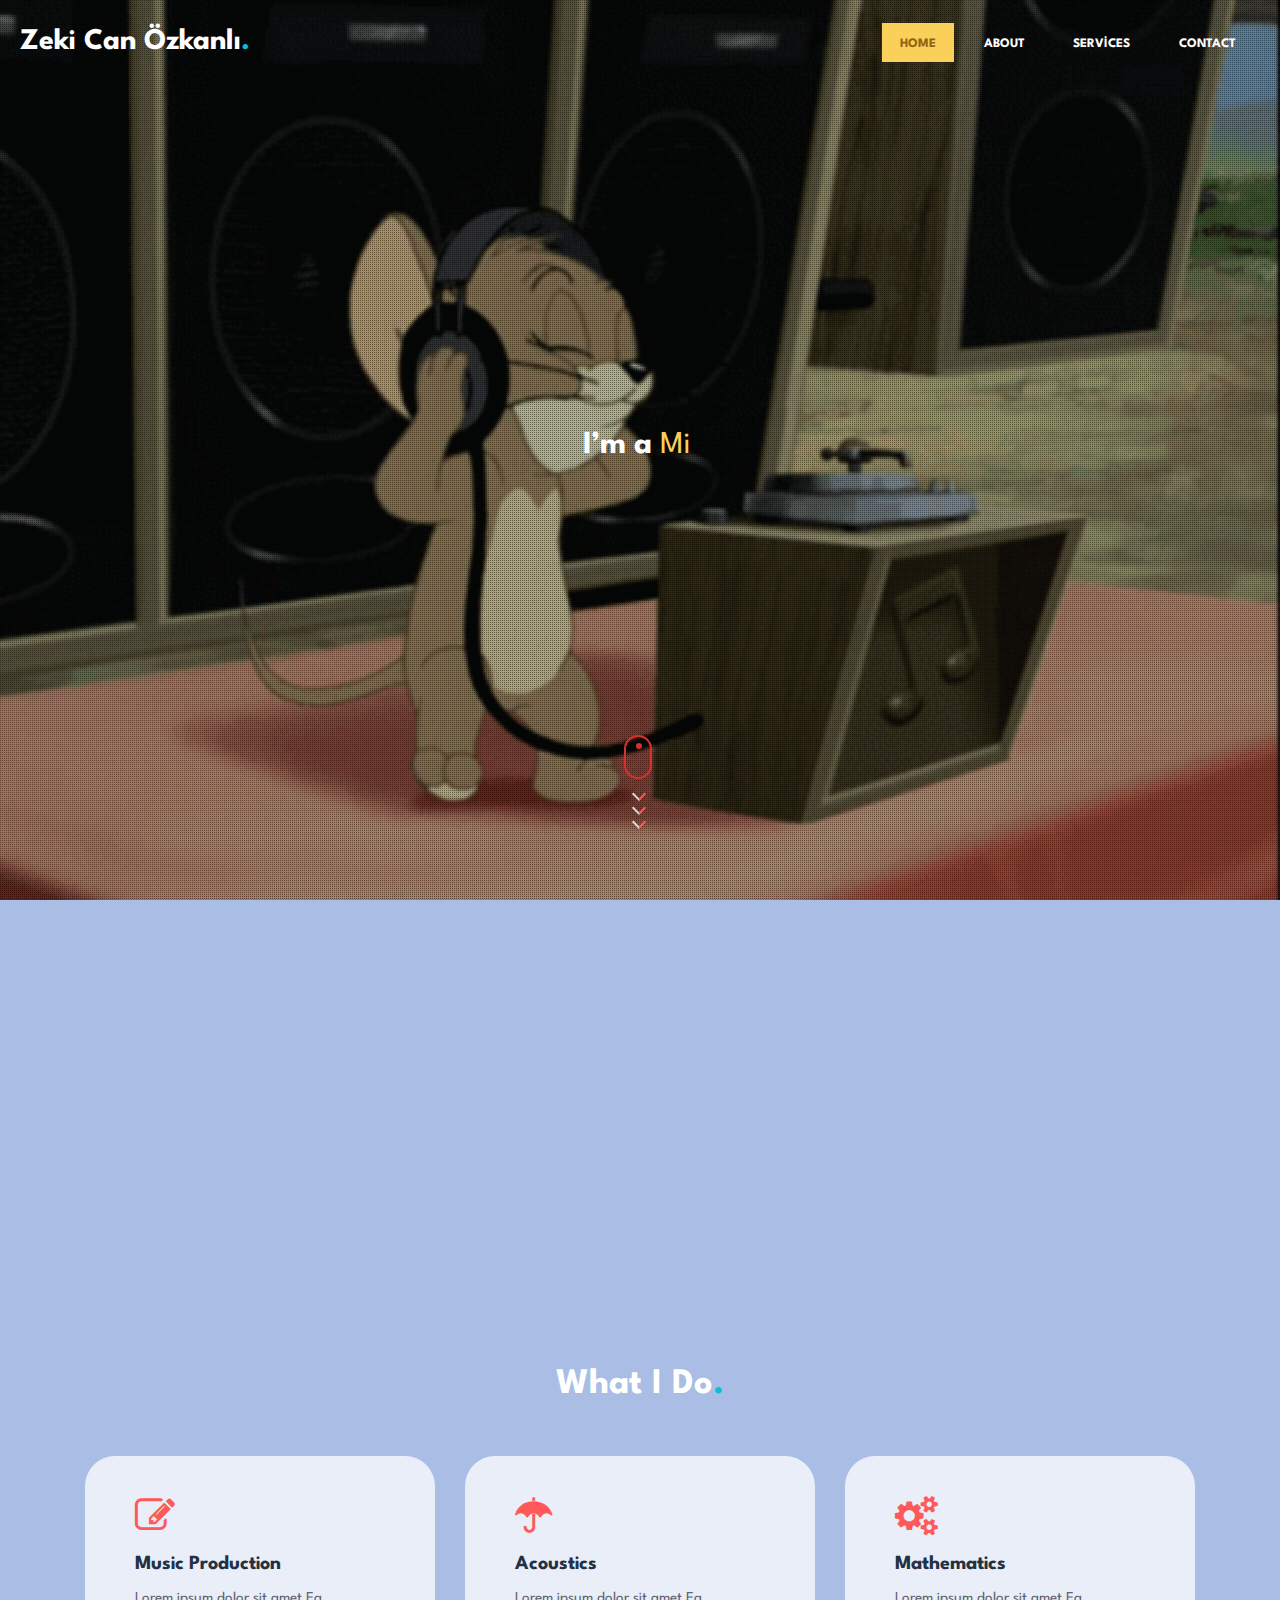
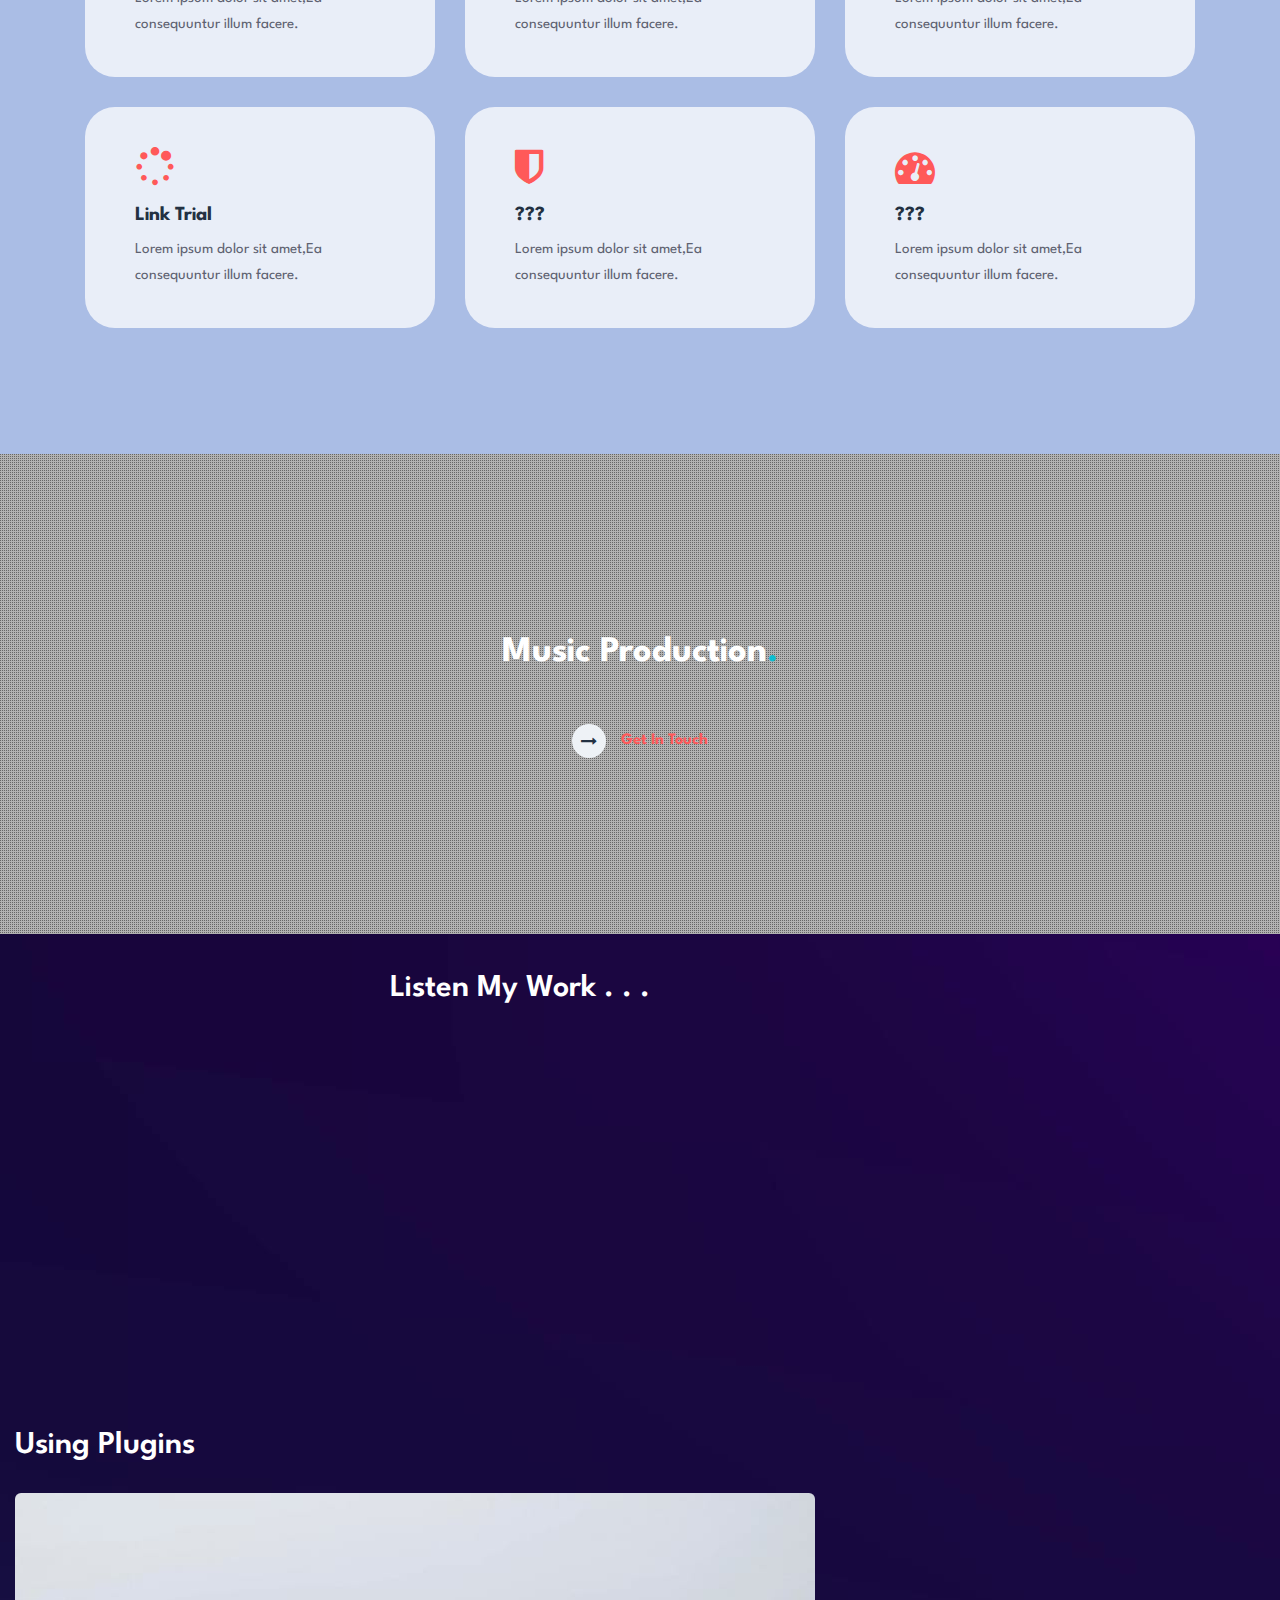
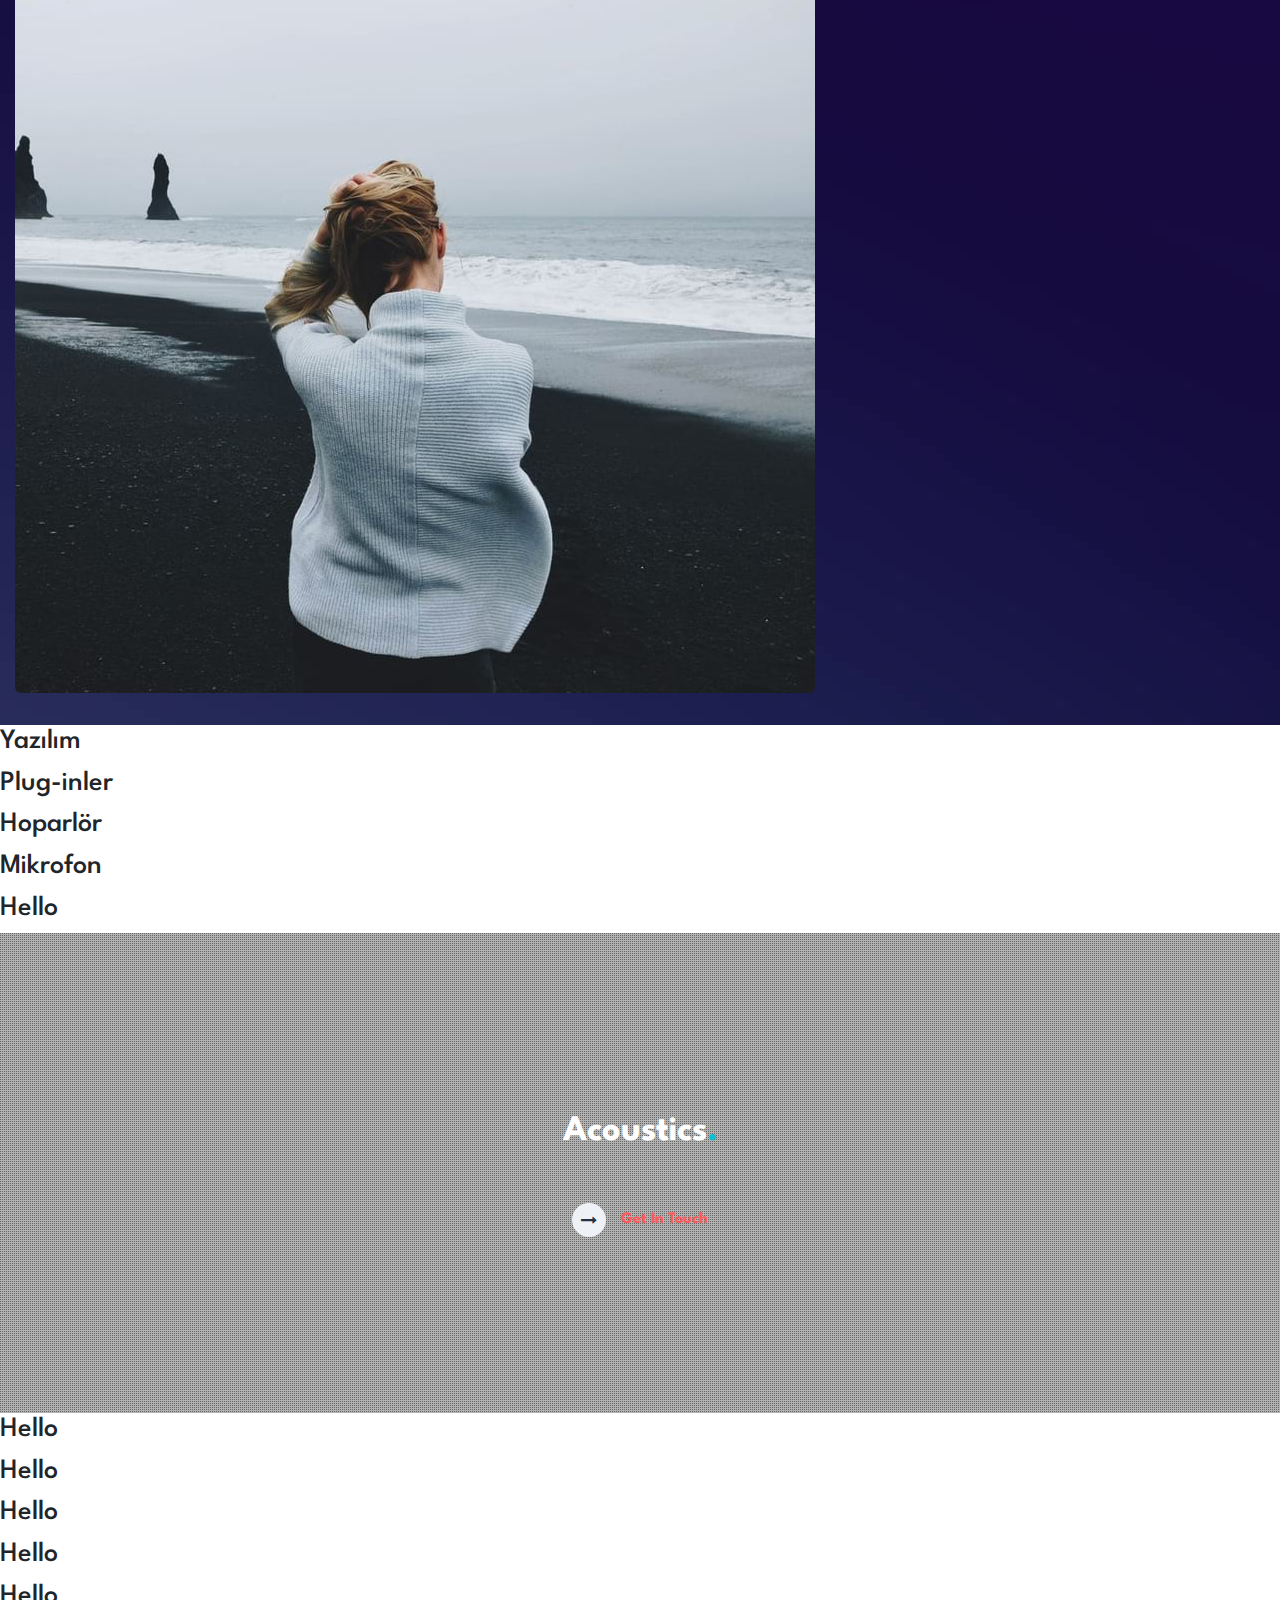
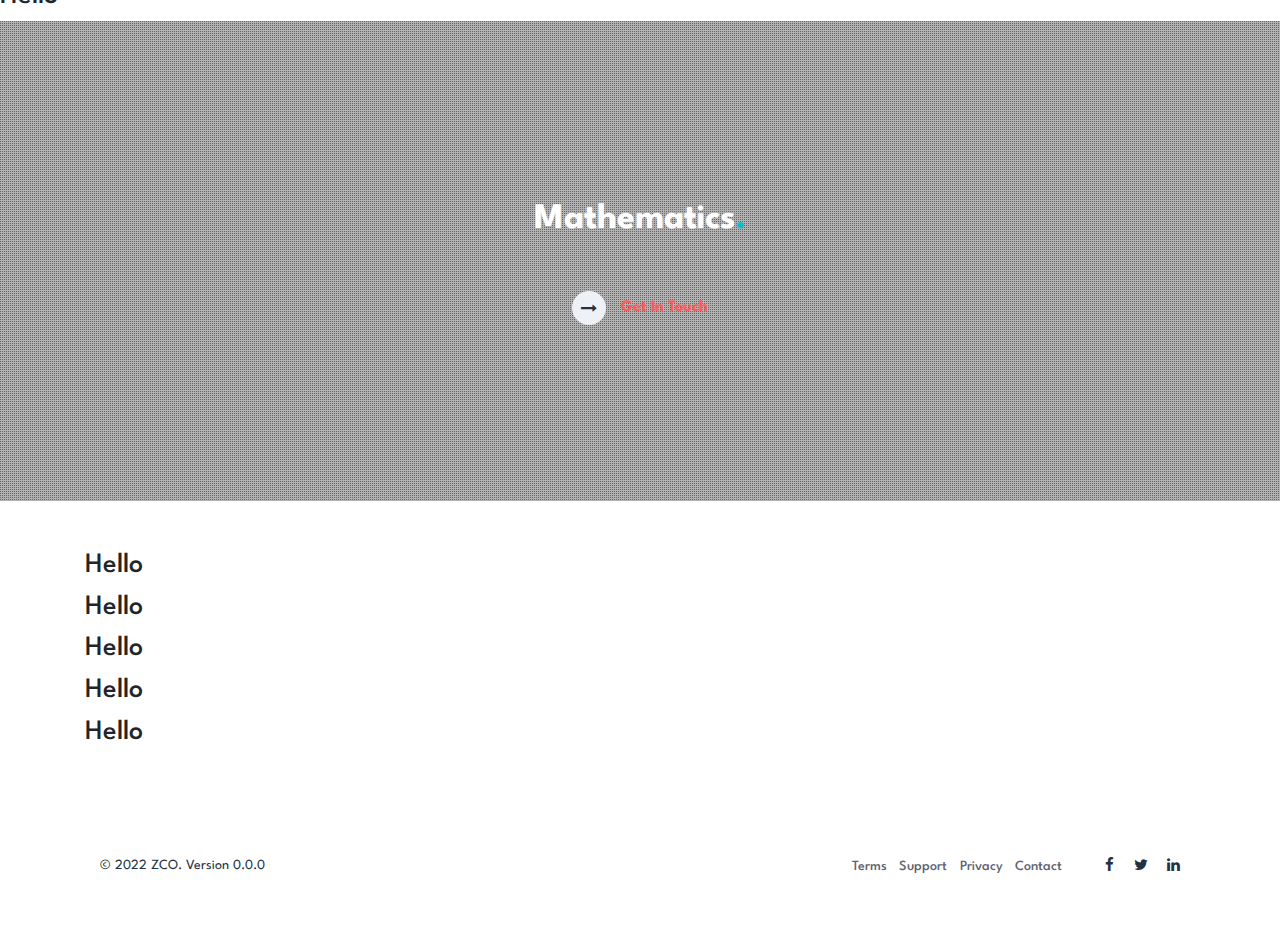
<file: index.html>
<!doctype html>
<html lang="tr">

<head>
  <!-- Required meta tags -->
  <meta charset="utf-8">
  <meta name="viewport" content="width=device-width, initial-scale=1, shrink-to-fit=no">
  <title>Zeki Can Özkanlı | Home</title>
  <!-- Template CSS -->
  <link rel="stylesheet" href="assets/css/style-starter.css">
  <!-- Template CSS -->
  <link href="//fonts.googleapis.com/css?family=Spartan:400,500,600,700,900&display=swap" rel="stylesheet">
  <!-- Template CSS -->

</head>
<body>
  <!-- /Homepage-->
  <section class="w3l-banner-main">
    <!-- //Header -->
    <section class="banner-main-inf" id="section07">
      <header id="site-header" class="header-top">
        <nav class="navbar navbar-expand-lg shift " id="header">
          <a class="navbar-brand" href="index.html">
            Zeki Can Özkanlı<span class="dot-1">.</span>
          </a>
          <button class="navbar-toggler bg-gradient" type="button" data-toggle="collapse"
            data-target="#navbarTogglerDemo02" aria-controls="navbarTogglerDemo02" aria-expanded="false"
            aria-label="Toggle navigation"><span class="navbar-toggler-icon fa fa-bars"> </span>
          </button>

          <div class="collapse navbar-collapse" id="navbarTogglerDemo02">
            <ul class="navbar-nav ml-auto">
              <li class="nav-item active">
                <a class="nav-link" href="#site-header">Home <span class="sr-only">(current)</span></a>
              </li>
              <li class="nav-item">
                <a class="nav-link effect-3" href="about.html">About</a>
              </li>
              <li class="nav-item">
                <a class="nav-link effect-3" href="services.html">Services</a>
              </li>
             
              <li class="nav-item">
                <a class="nav-link effect-3" href="contact.html">Contact</a>
              </li>
            </ul>

          </div>
        </nav>
      </header>
      <!-- //Header -->
      <!--/banner-content-->
      <div class="bannerhny-content text-center">
        <div class="layer">
          <div class="bannerhnyinf">
            <h4 class="ban-t"> I’m a <span class="typed-text"></span><span class="cursor">&nbsp</span></h4>
            <div class="scroll-button">
              <a href="#about" class="scroll">
                <div class="icon-scroll">
                  <div class="mouse">
                    <div class="wheel"></div>
                  </div>
                  <div class="icon-arrows">
                    <span></span>
                  </div>
                </div>
              </a>
            </div>
          </div>
        </div>
        <!--//banner-content-->
      </div>
      </div>
    </section>
    <!-- //Homepage -->

    <section class="features-4">
			<div class="features4-block py-5">
				<div class="container py-lg-5">
					<h3 style="padding-top:33%;" class="hny-title two text-center">What I Do<span class="dot-1">.</span></h3>

					<div class="features4-grids text-left row mt-5">
						<div class="col-lg-4 col-md-6 features4-grid">
							<div class="features4-grid-inn">
								<span class="fa fa-pencil-square-o icon-fea4" aria-hidden="true"></span>
								<h5><a href="#MusicProduction">Music Production</a></h5>
								<p>Lorem ipsum dolor sit amet,Ea consequuntur illum facere.</p>

							</div>
						</div>
						<div class="col-lg-4 col-md-6 features4-grid">
							<div class="features4-grid-inn">
								<span class="fa fa-umbrella icon-fea4" aria-hidden="true"></span>
								<h5><a href="#Acoustics">Acoustics</a></h5>
								<p>Lorem ipsum dolor sit amet,Ea consequuntur illum facere.</p>

							</div>
						</div>
						<div class="col-lg-4 col-md-6 features4-grid third">
							<div class="features4-grid-inn">
								<span class="fa fa-cogs icon-fea4" aria-hidden="true"></span>
								<h5><a href="#Mathematics">Mathematics</a></h5>
								<p>Lorem ipsum dolor sit amet,Ea consequuntur illum facere.</p>

							</div>
						</div>
						<div class="col-lg-4 col-md-6 features4-grid">
							<div class="features4-grid-inn">
								<span class="fa fa-spinner icon-fea4" aria-hidden="true"></span>
								<h5><a href="https://github.com/zekicanozkanli/Version0_0_0.github.io" target="_top">Link Trial</a></h5>
								<p>Lorem ipsum dolor sit amet,Ea consequuntur illum facere.</p>

							</div>
						</div>
						<div class="col-lg-4 col-md-6 features4-grid">
							<div class="features4-grid-inn">
								<span class="fa fa-shield icon-fea4" aria-hidden="true"></span>
								<h5><a href="#URL">???</a></h5>
								<p>Lorem ipsum dolor sit amet,Ea consequuntur illum facere.</p>

							</div>
						</div>
						<div class="col-lg-4 col-md-6 features4-grid third">
							<div class="features4-grid-inn">
								<span class="fa fa-tachometer icon-fea4" aria-hidden="true"></span>
								<h5><a href="#URL">???</a></h5>
								<p>Lorem ipsum dolor sit amet,Ea consequuntur illum facere.</p>

							</div>
						</div>
					</div>
				</div>
			</div>
	</section>

<section id="MusicProduction" class="section-divisor-for-music-production">
	<!--/download-->
	<div class="download-content-mp text-center">
		<div class="layer-mp py-5">
			<div class="container py-lg-3">
				<h3 class="hny-title two">Music Production<span class="dot-1">.</span></h3>
				<div class="read-more mt-lg-5 mt-4">
					<a href="contact.html" class="read-more">
						<span class="more_icon fa fa-long-arrow-right"></span>
						<span class="more_text">Get In Touch</span>
					</a>
				</div>
			</div>
		</div>
	</div>
	</div>
	<!--//download-->
</section>
<!--//w3l-download-main-->


  <section class="grdnt-prp-bl-blck">
    <div class="container-1 pad-tnb">
      <div class="pad-l-30">
        <h3 class="sub-text">
          Listen My Work . . .
        </h3>
      </div>
      <div class="pad-l-55">
        <iframe style="border-radius:12px",
                src="https://open.spotify.com/embed/playlist/0qm3ZFuGMQLp6Is5LzkBba?utm_source=generator&theme=0",
                width="80%" height="380" frameBorder="0" allowfullscreen="",
                allow="autoplay; clipboard-write; encrypted-media; fullscreen; picture-in-picture">
        </iframe>
      </div>
      <div>
        <div>
          <h3 class="sub-text">
            Using Plugins
          </h3>
          <img src="assets/images/serve.jpg" class="img-fluid" alt="">
        </div>
      </div>
  </section>


<section>
  <div>
   
    <div>
      <h3>Yazılım</h3>
      <h3>Plug-inler</h3>
      <h3>Hoparlör</h3>
      <h3>Mikrofon</h3>
      <h3>Hello</h3>
    </div>
  </div>
</section>


<section id="Acoustics" class="section-divisor-for-acoustics">
	<!--/download-->
	<div class="download-content-ac text-center">
		<div class="layer-ac py-5">
			<div class="container py-lg-3">
				<h3 class="hny-title two">Acoustics<span class="dot-1">.</span></h3>
				<div class="read-more mt-lg-5 mt-4">
					<a href="contact.html" class="read-more">
						<span class="more_icon fa fa-long-arrow-right"></span>
						<span class="more_text">Get In Touch</span>
					</a>
				</div>
			</div>
		</div>
	</div>
	</div>
	<!--//download-->
</section>
<!--//w3l-download-main-->

<section>
  <div>
    <h3>Hello</h3>
    <h3>Hello</h3>
    <h3>Hello</h3>
    <h3>Hello</h3>
    <h3>Hello</h3>
  </div>



<section id="Mathematics" class="section-divisor-for-math">
	<!--/download-->
	<div class="download-content-math text-center">
		<div class="layer-ma py-5">
			<div class="container py-lg-3">
				<h3 class="hny-title two">Mathematics<span class="dot-1">.</span></h3>
				<div class="read-more mt-lg-5 mt-4">
					<a href="contact.html" class="read-more">
						<span class="more_icon fa fa-long-arrow-right"></span>
						<span class="more_text">Get In Touch</span>
					</a>
				</div>
			</div>
		</div>
	</div>
	</div>
	<!--//download-->
</section>
<!--//w3l-download-main-->

<section class="container">
  <div class="py-5">
    <h3>Hello</h3>
    <h3>Hello</h3>
    <h3>Hello</h3>
    <h3>Hello</h3>
    <h3>Hello</h3>
  </div>

  <footer class="w3l-footer-16">
    <div class="footer-content py-lg-5 py-4 text-center">
        <div class="container">
            <div class="row copy-right">
                <div class="col-lg-6 footer-left text-lg-left text-center">
                    <h6>© 2022 ZCO. Version 0.0.0</a></h6>
                </div>
                <div class="col-lg-6 footer-right text-lg-right text-center">
                    <ul class="footer-gd-16">
                        <li><a href="#">Terms</a></li>
                        <li><a href="#">Support</a></li>
                        <li><a href="#">Privacy</a></li>
                        <li><a href="contact.html">Contact</a></li>
                    </ul>
                    <div class="share-icons-footer ml-lg-4">
                        <a href="#"><span class="fa fa-facebook"></span></a>
                        <a href="#"><span class="fa fa-twitter"></span></a>
                        <a href="#"><span class="fa fa-linkedin"></span></a>
                    </div>
                </div>
            </div>
            <button onclick="topFunction()" id="movetop" title="Go to top">
                <span class="fa fa-angle-up"></span>
            </button>
        </div>
    </div>

    <!-- move top -->
    <script>
        // When the user scrolls down 20px from the top of the document, show the button
        window.onscroll = function () {
            scrollFunction()
        };

        function scrollFunction() {
            if (document.body.scrollTop > 20 || document.documentElement.scrollTop > 20) {
                document.getElementById("movetop").style.display = "block";
            } else {
                document.getElementById("movetop").style.display = "none";
            }
        }

        // When the user clicks on the button, scroll to the top of the document
        function topFunction() {
            document.body.scrollTop = 0;
            document.documentElement.scrollTop = 0;
        }
    </script>
    <!-- //move top -->
    <script>
        $(function () {
            $('.navbar-toggler').click(function () {
                $('body').toggleClass('noscroll');
            })
        });
    </script>
</footer>
<!-- //footer -->
</body>

</html>

<script src="assets/js/jquery-3.3.1.min.js"></script>
<!-- disable body scroll which navbar is in active -->

<!--//-->
<script>
  $(function () {
    $('.navbar-toggler').click(function () {
      $('body').toggleClass('noscroll');
    })
  });
</script>
<!--/scroll-down-JS-->
<script>
  $(function () {
    $('a[href*=#]').on('click', function (e) {
      e.preventDefault();
      $('html, body').animate({
        scrollTop: $($(this).attr('href')).offset().top
      }, 500, 'linear');
    });
  });
</script>
<!--//scroll-down-JS-->
<!-- /typig-text-->
<script>
  const typedTextSpan = document.querySelector(".typed-text");
  const cursorSpan = document.querySelector(".cursor");

  const textArray = ["Mix Engineer", 'Mathematician'];
  const typingDelay = 200;
  const erasingDelay = 10;
  const newTextDelay = 150; // Delay between current and next text
  let textArrayIndex = 0;
  let charIndex = 0;

  function type() {
    if (charIndex < textArray[textArrayIndex].length) {
      if (!cursorSpan.classList.contains("typing")) cursorSpan.classList.add("typing");
      typedTextSpan.textContent += textArray[textArrayIndex].charAt(charIndex);
      charIndex++;
      setTimeout(type, typingDelay);
    } else {
      cursorSpan.classList.remove("typing");
      setTimeout(erase, newTextDelay);
    }
  }

  function erase() {
    if (charIndex > 0) {
      // add class 'typing' if there's none
      if (!cursorSpan.classList.contains("typing")) {
        cursorSpan.classList.add("typing");
      }
      typedTextSpan.textContent = textArray[textArrayIndex].substring(0, 0);
      charIndex--;
      setTimeout(erase, erasingDelay);
    } else {
      cursorSpan.classList.remove("typing");
      textArrayIndex++;
      if (textArrayIndex >= textArray.length) textArrayIndex = 0;
      setTimeout(type, typingDelay);
    }
  }

  document.addEventListener("DOMContentLoaded", function () { // On DOM Load initiate the effect
    if (textArray.length) setTimeout(type, newTextDelay + 250);
  });
</script>
<!-- //typig-text-->
<!-- for blog carousel slider -->
<script src="assets/js/owl.carousel1.js"></script>
<script>
  $(document).ready(function () {
    $("#owl-demo2").owlCarousel({
      items:1,
		        lazyLoad : true,
		        autoPlay : true,
		        navigation : false,
			    navigationText : ["",""],
			    rewindNav : false,
			    scrollPerPage :true,
			    pagination : false,
    			paginationNumbers: false,
      
    })
  })
</script>


<!-- //for blog carousel slider -->
<!-- jQuery-Photo-filter-lightbox-portfolio-plugin -->
<script src="assets/js/jquery-1.7.2.js"></script>
<script src="assets/js/jquery.quicksand.js"></script>
<script src="assets/js/script.js"></script>
<script src="assets/js/jquery.prettyPhoto.js"></script>
<!-- //jQuery-Photo-filter-lightbox-portfolio-plugin -->

<script src="assets/js/bootstrap.min.js"></script>
</file>
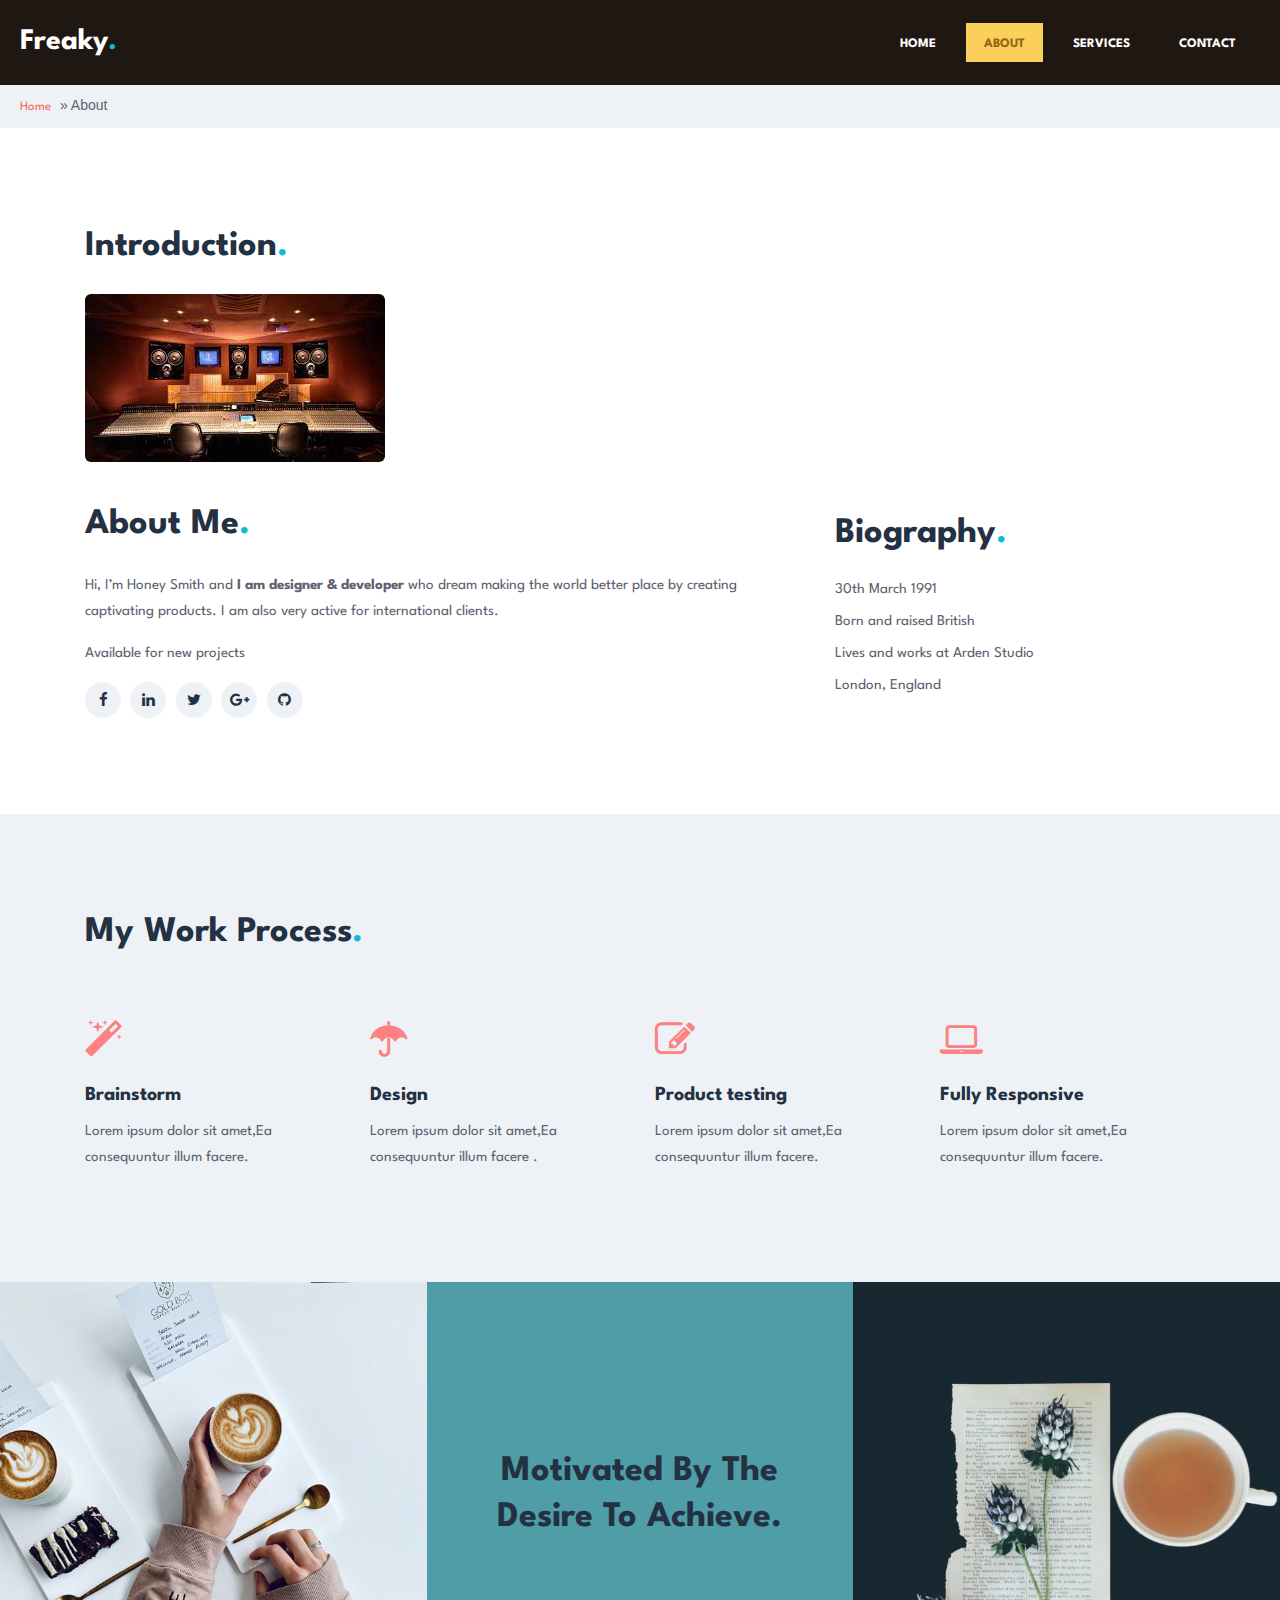
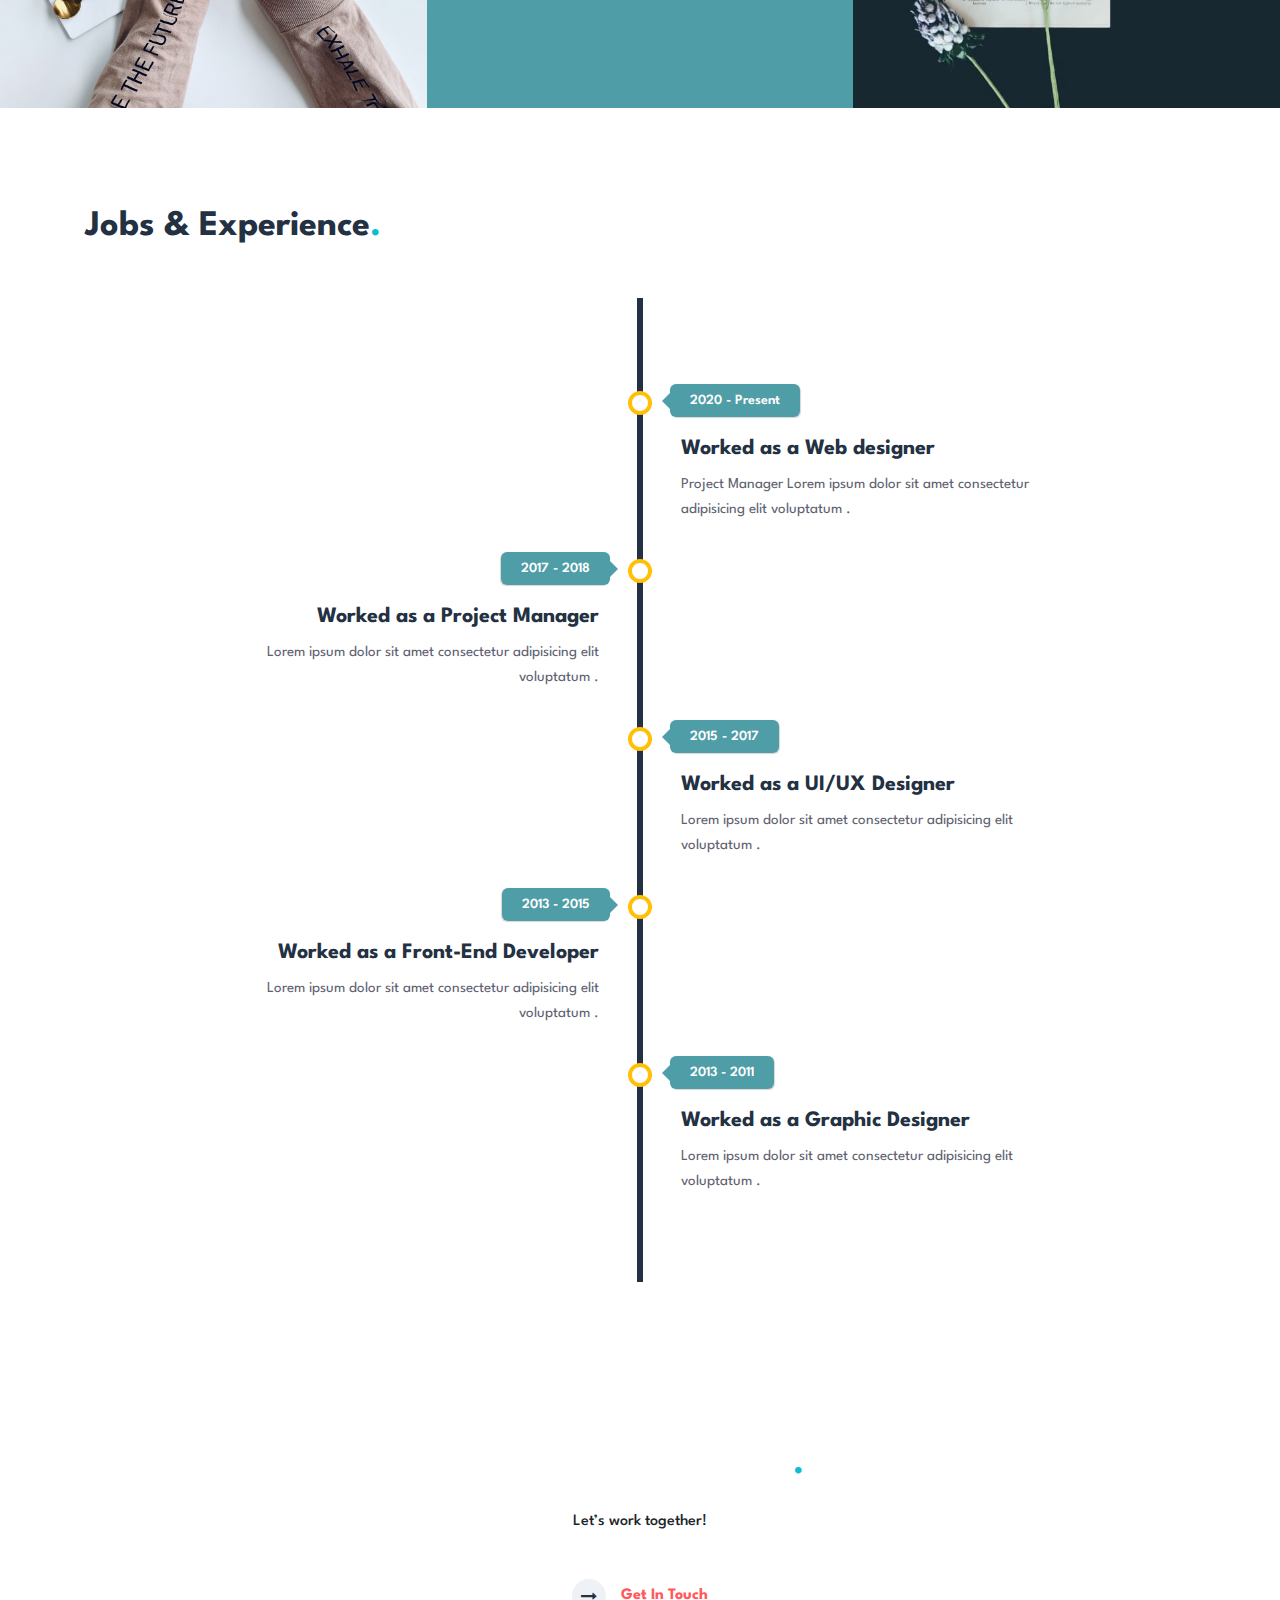
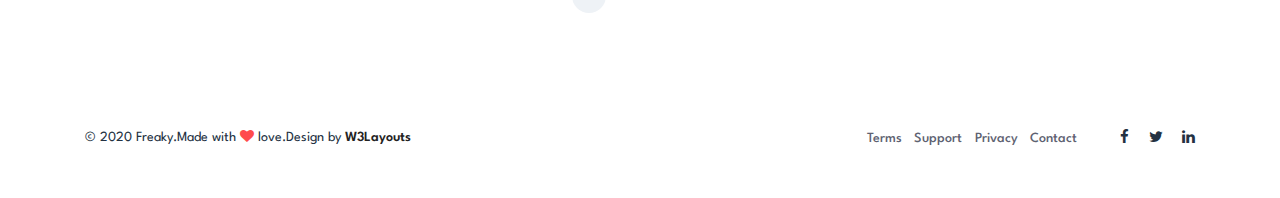
<file: about.html>
<!doctype html>
<html lang="zxx">

<head>
  <!-- Required meta tags -->
  <meta charset="utf-8">
  <meta name="viewport" content="width=device-width, initial-scale=1, shrink-to-fit=no">
  <title>Freaky a Personal Category Bootstrap Responsive Website Template | About :: W3layouts</title>
  <!-- Template CSS -->
  <link rel="stylesheet" href="assets/css/style-starter.css">
  <!-- Template CSS -->
  <link href="//fonts.googleapis.com/css?family=Spartan:400,500,600,700,900&display=swap" rel="stylesheet">
  <!-- Template CSS -->

</head>
<body>
<section class="w3l-banner-main w3l-inner-page-main">
  <div class="breadcrumb-infhny">
    <header id="site-header" class="header-top">
      <nav class="navbar navbar-expand-lg shift " id="header">
        <a class="navbar-brand" href="index.html">
          Freaky<span class="dot-1">.</span>
        </a>
        <button class="navbar-toggler bg-gradient" type="button" data-toggle="collapse"
          data-target="#navbarTogglerDemo02" aria-controls="navbarTogglerDemo02" aria-expanded="false"
          aria-label="Toggle navigation"><span class="navbar-toggler-icon fa fa-bars"> </span>
        </button>

        <div class="collapse navbar-collapse" id="navbarTogglerDemo02">
          <ul class="navbar-nav ml-auto">
            <li class="nav-item">
              <a class="nav-link" href="#site-header">Home <span class="sr-only">(current)</span></a>
            </li>
            <li class="nav-item active">
              <a class="nav-link effect-3" href="about.html">About</a>
            </li>
            <li class="nav-item">
              <a class="nav-link effect-3" href="services.html">Services</a>
            </li>
          
            <li class="nav-item">
              <a class="nav-link effect-3" href="contact.html">Contact</a>
            </li>
          </ul>

        </div>
      </nav>
    </header>

  </div>
  <nav id="breadcrumbs" class="breadcrumbs">
    <div class="page-wrapper">
      <a href="#">Home</a> » <span class="breadcrumb_last" aria-current="page">About</span></div>
  </nav>
</section>

<section class="w3l-about-info-6">
	<!-- /content-6-section -->
	  <div class="ab-content-info py-5">
			 <div class="container py-lg-5">
					<div class="inner_sec_top text-left">
							<h3 class="hny-title">Introduction<span class="dot-1">.</span></h3>
								<img src="assets/images/banner2.jpg" alt=" " class="img-fluid">

							
			
						<div class="grdis-about-inf">
							<div class="one-left-ab">
									<h3 class="hny-title">About Me<span class="dot-1">.</span></h3>
									<p>Hi, I’m Honey Smith and <b>I am designer &amp; developer</b> who dream making the world better place by creating captivating products. I am also very active for international clients.</p>
									<p>Available for new projects</p>
									<ul class="social-about">
											<li><a href="#facebook"><span class="fa fa-facebook" aria-hidden="true"></span></a>
											</li>
											<li><a href="#linkedin"><span class="fa fa-linkedin" aria-hidden="true"></span></a>
											</li>
											<li><a href="#twitter"><span class="fa fa-twitter" aria-hidden="true"></span></a>
											</li>
											<li><a href="#google"><span class="fa fa-google-plus" aria-hidden="true"></span></a>
											</li>
											<li><a href="#github"><span class="fa fa-github" aria-hidden="true"></span></a>
											</li>
										</ul>
							</div>
							<div class="one-left-ab biography-para">
									<h3 class="hny-title">Biography<span class="dot-1">.</span></h3>
									<p>30th March 1991</p><p>Born and raised British</p><p>Lives and works at Arden Studio</p><p>London, England</p></div>
							</div>
						</div>
					</div>
				 
				 </div>
			 </div>
	 </section>
   <!-- //content-6-section -->

  
<section class="w3l-ab-content-6">
	<div class="work-content">
		<!-- /about-grids-->
		<div class="work-process py-5">
			<div class="container py-lg-5">
				<h3 class="hny-title">My Work Process<span class="dot-1">.</span></h3>
				<!-- /row-->
				<div class="row about-content-grids mt-lg-5 mt-4">
					<div class="col-lg-3 col-md-6 about-gd mt-3">
						<div class="about-gd-inn">
							<span class="fa fa-magic icon-fea1" aria-hidden="true"></span>
							<h5><a href="#URL">Brainstorm</a></h5>
							<p>Lorem ipsum dolor sit amet,Ea consequuntur illum facere.</p>

						</div>
					</div>
					<div class="col-lg-3 col-md-6 about-gd mt-3">
						<div class="about-gd-inn">
							<span class="fa fa-umbrella icon-fea1" aria-hidden="true"></span>
							<h5><a href="#URL">Design</a></h5>
							<p>Lorem ipsum dolor sit amet,Ea consequuntur illum facere .</p>

						</div>
					</div>
					<div class="col-lg-3 col-md-6 about-gd mt-3">
						<div class="about-gd-inn">
							<span class="fa fa-pencil-square-o icon-fea1" aria-hidden="true"></span>
							<h5><a href="#URL">Product testing</a></h5>
							<p>Lorem ipsum dolor sit amet,Ea consequuntur illum facere.</p>

						</div>
					</div>
					<div class="col-lg-3 col-md-6 about-gd mt-3">
						<div class="about-gd-inn">
							<span class="fa fa-laptop icon-fea1" aria-hidden="true"></span>
							<h5><a href="#URL">Fully Responsive</a></h5>
							<p>Lorem ipsum dolor sit amet,Ea consequuntur illum facere.</p>

						</div>
					</div>

				</div>
				<!-- //row-->
			</div>
		</div>
		<div class="abouthy-img-grids">
			<div class="img-one">
				<img src="assets/images/g5.jpg" alt=" " class="img-fluid">
			</div>
			<div class="img-one content-mid">
				<h3 class="hny-title">
						Motivated by the desire to achieve.
				</h3>
				
			</div>
			<div class="img-one">
				<img src="assets/images/g3.jpg" alt=" " class="img-fluid">
			</div>
		</div>
	</div>
</section>
<!-- //about-grids-->
<!-- /experience-education--->
<section class="w3l-timeline-content-6">
	<div class="timeline-content-6 py-5">
	    <div class="container py-lg-5">
			<h3 class="hny-title">Jobs & Experience<span class="dot-1">.</span></h3>
				<ul class="timeline mt-lg-5 mt-4">
						<!-- Item 1 -->
						<li>
							<div class="direction-r">
								<div class="flag-wrapper">
									<span class="flag">2020 - Present</span>
									<span class="time-wrapper"><span class="time">2020 - present</span></span>
								</div>
								<div class="desc">
										<span class="title">Worked as a Web designer</span> Project Manager
									Lorem ipsum dolor sit amet consectetur adipisicing elit voluptatum .</div>
							</div>
						</li>
				
						<!-- Item 2 -->
						<li>
							<div class="direction-l">
								<div class="flag-wrapper">
									<span class="flag">2017 - 2018</span>
									<span class="time-wrapper"><span class="time">2017 - 2018</span></span>
								</div>
								<div class="desc">
										<span class="title">Worked as a Project Manager</span> 
									Lorem ipsum dolor sit amet consectetur adipisicing elit voluptatum .</div>
						</li>
				
						<!-- Item 3 -->
						<li>
							<div class="direction-r">
								<div class="flag-wrapper">
									<span class="flag">2015 - 2017</span>
									<span class="time-wrapper"><span class="time">2015 - 2017</span></span>
								</div>
								<div class="desc">
										<span class="title">Worked as a UI/UX Designer</span> 
									Lorem ipsum dolor sit amet consectetur adipisicing elit voluptatum .</div>
						</li>
				
						<!-- Item 2 -->
						<li>
							<div class="direction-l">
								<div class="flag-wrapper">
									<span class="flag">2013 - 2015</span>
									<span class="time-wrapper"><span class="time">2013 - 2015</span></span>
								</div>
								<div class="desc">
										<span class="title">Worked as a Front-End Developer</span> 
									Lorem ipsum dolor sit amet consectetur adipisicing elit voluptatum .</div>
						</li>
				
				

					
				
						<!-- Item 3 -->
						<li>
							<div class="direction-r">
								<div class="flag-wrapper">
									<span class="flag">2013 - 2011</span>
									<span class="time-wrapper"><span class="time"></span></span>
								</div>
								<div class="desc">
										<span class="title">Worked as a Graphic Designer</span> 
									Lorem ipsum dolor sit amet consectetur adipisicing elit voluptatum .</div>
						</li>
				
						
					</ul>
		</div>
	</div>
</section>
<!-- //experience-education--->
    <!--/w3l-download-main-->
    <section class="w3l-download-main">
    	<!--/download-->
    	<div class="download-content text-center">
    		<div class="layer-2 py-5">
    			<div class="container py-lg-3">
    				<h3 class="hny-title two">Do you like my work<span class="dot-1">.</span>?</h3>
    				<h6>Let’s work together!</h6>
    				<div class="read-more mt-lg-5 mt-4">
    					<a href="contact.html" class="read-more">
    						<span class="more_icon fa fa-long-arrow-right"></span>
    						<span class="more_text">Get In Touch</span>
    					</a>
    				</div>
    			</div>
    		</div>
    	</div>
    	</div>
    	<!--//download-->
    </section>
    <!--//w3l-download-main-->
<!-- footer -->
<footer class="w3l-footer-16">
    <div class="footer-content py-lg-5 py-4 text-center">
        <div class="container">
            <div class="row copy-right">
                <div class="col-lg-6 footer-left text-lg-left text-center">
                    <h6>© 2020 Freaky.Made with <span class="fa fa-heart" aria-hidden="true"></span> love.Design by <a
                            href="https://w3layouts.com/" target="_blank">
                            W3Layouts</a></h6>
                </div>
                <div class="col-lg-6 footer-right text-lg-right text-center">
                    <ul class="footer-gd-16">
                        <li><a href="#">Terms</a></li>
                        <li><a href="#">Support</a></li>
                        <li><a href="#">Privacy</a></li>
                        <li><a href="contact.html">Contact</a></li>
                    </ul>
                    <div class="share-icons-footer ml-lg-4">
                        <a href="#"><span class="fa fa-facebook"></span></a>
                        <a href="#"><span class="fa fa-twitter"></span></a>
                        <a href="#"><span class="fa fa-linkedin"></span></a>
                    </div>
                </div>
            </div>
            <button onclick="topFunction()" id="movetop" title="Go to top">
                <span class="fa fa-angle-up"></span>
            </button>
        </div>
    </div>

    <!-- move top -->
    <script>
        // When the user scrolls down 20px from the top of the document, show the button
        window.onscroll = function () {
            scrollFunction()
        };

        function scrollFunction() {
            if (document.body.scrollTop > 20 || document.documentElement.scrollTop > 20) {
                document.getElementById("movetop").style.display = "block";
            } else {
                document.getElementById("movetop").style.display = "none";
            }
        }

        // When the user clicks on the button, scroll to the top of the document
        function topFunction() {
            document.body.scrollTop = 0;
            document.documentElement.scrollTop = 0;
        }
    </script>
    <!-- //move top -->
    <script>
        $(function () {
            $('.navbar-toggler').click(function () {
                $('body').toggleClass('noscroll');
            })
        });
    </script>
</footer>
<!-- //footer -->
</body>

</html>

<script src="assets/js/jquery-3.3.1.min.js"></script>
<!-- disable body scroll which navbar is in active -->
<script>
  $(function () {
    $('.navbar-toggler').click(function () {
      $('body').toggleClass('noscroll');
    })
  });
</script>
<!--/MENU-JS-->
<script>

  $(window).on("scroll", function() {
    var scroll = $(window).scrollTop();

    if (scroll >= 80) {
      $("#site-header").addClass("nav-fixed");
    } else {
      $("#site-header").removeClass("nav-fixed");
    }
  });

  //Main navigation Active Class Add Remove
  $(".navbar-toggler").on("click", function() {
    $("header").toggleClass("active");
  });
  $(document).on("ready", function() {
    if ($(window).width() > 991) {
      $("header").removeClass("active");
    }
    $(window).on("resize", function() {
      if ($(window).width() > 991) {
        $("header").removeClass("active");
      }
    });
  });
</script>
<!--//MENU-JS-->

<!-- disable body scroll which navbar is in active -->
<!-- //jQuery-Photo-filter-lightbox-portfolio-plugin -->
<script src="assets/js/bootstrap.min.js"></script>
</file>
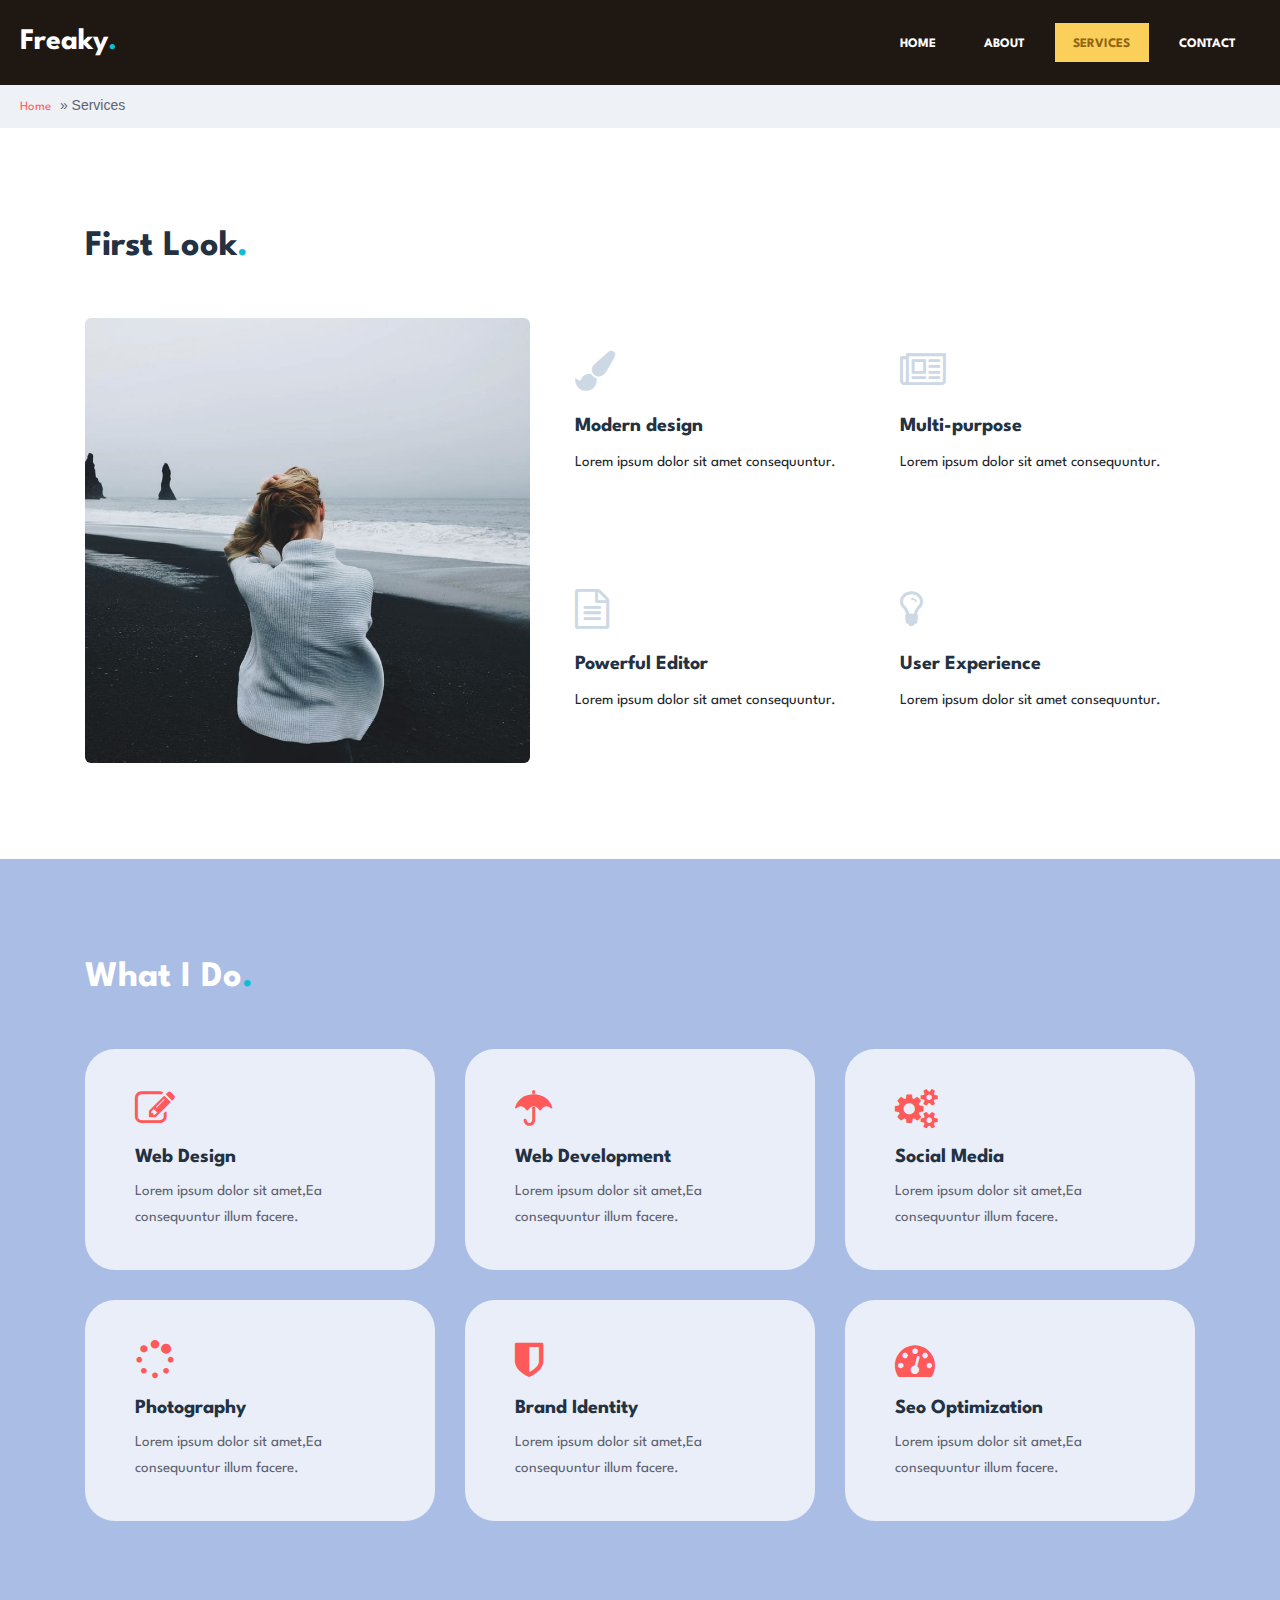
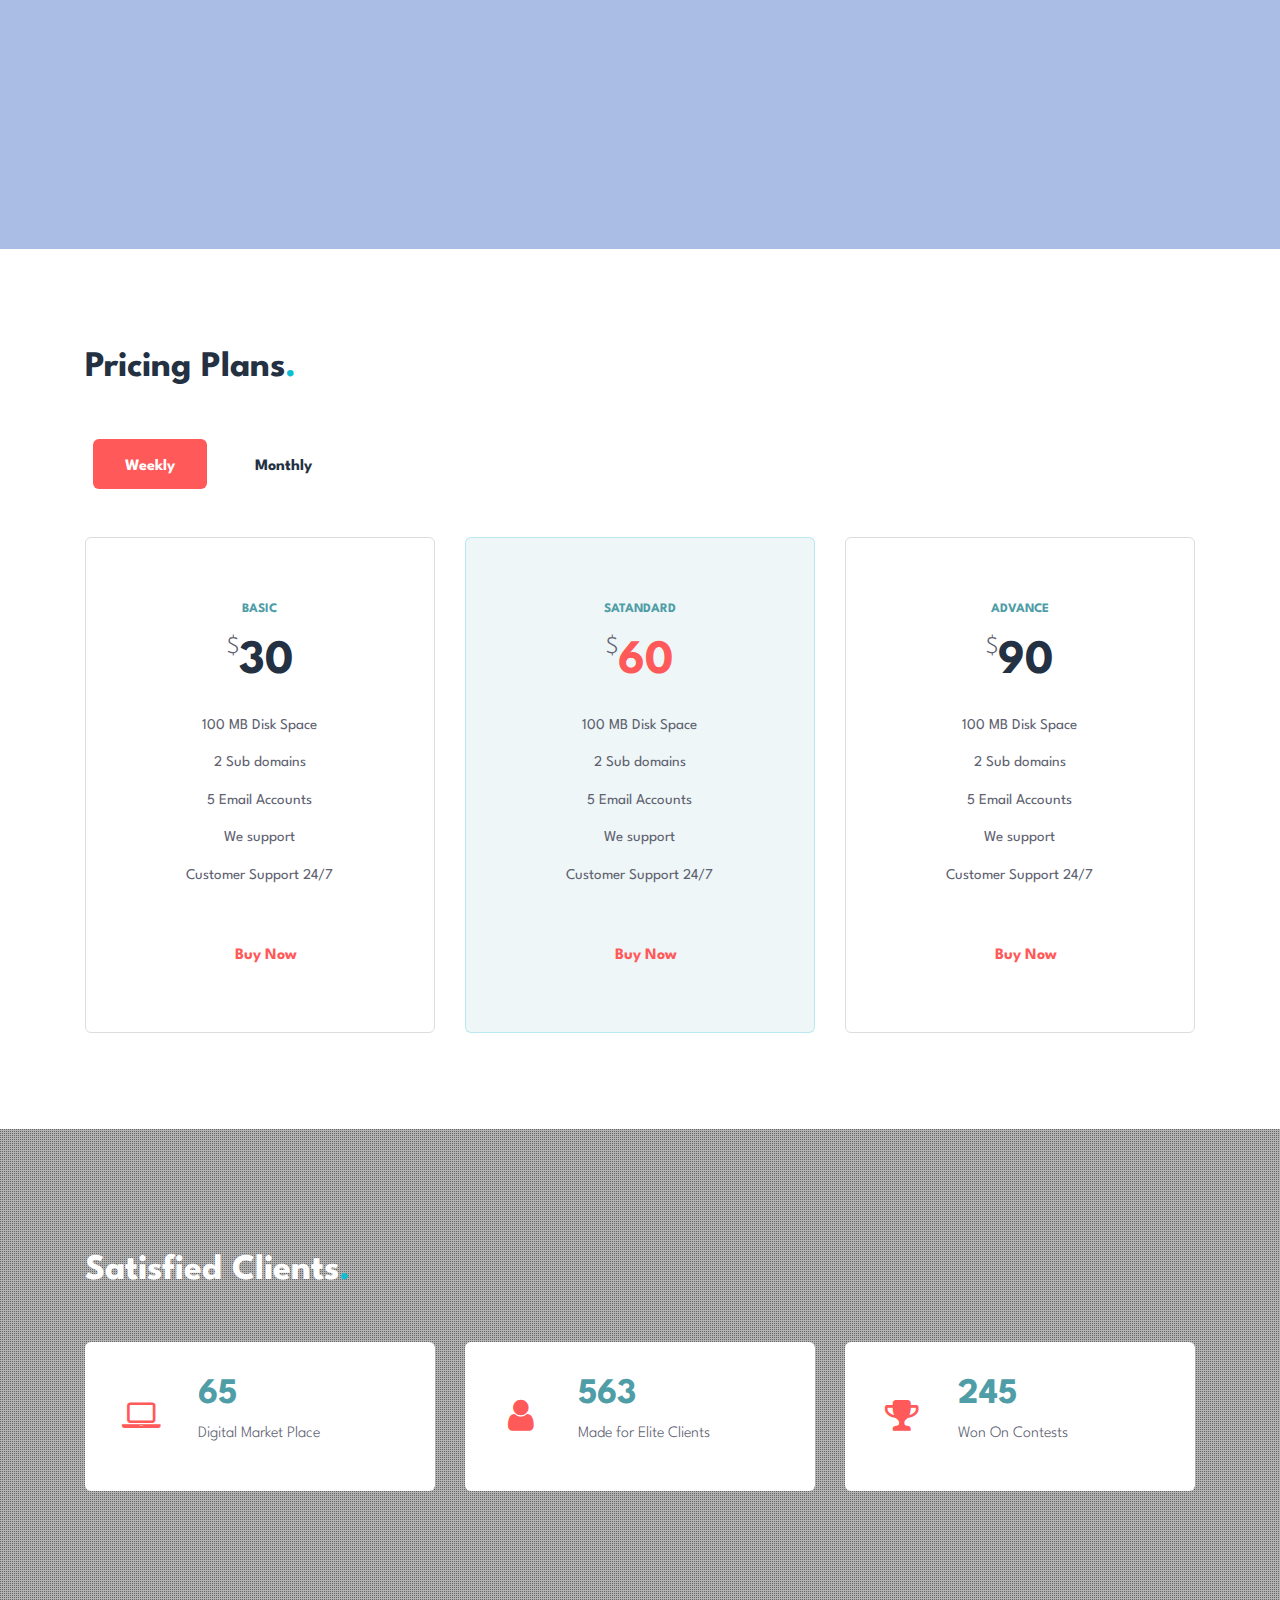
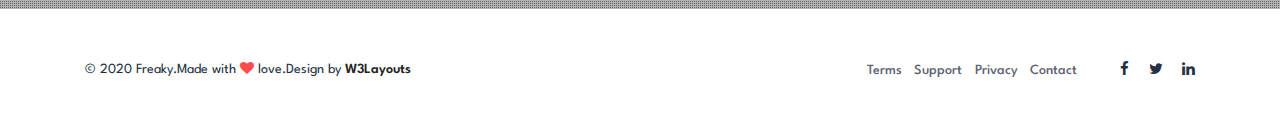
<file: services.html>
<!doctype html>
<html lang="zxx">

<head>
	<!-- Required meta tags -->
	<meta charset="utf-8">
	<meta name="viewport" content="width=device-width, initial-scale=1, shrink-to-fit=no">
	<title>Freaky a Personal Category Responsive Website Template | Services :: W3layouts</title>
	<!-- Template CSS -->
	<link rel="stylesheet" href="assets/css/style-starter.css">
	<!-- Template CSS -->
	<link href="//fonts.googleapis.com/css?family=Spartan:400,500,600,700,900&display=swap" rel="stylesheet">
	<!-- Template CSS -->

</head>

<body>
	<section class="w3l-banner-main w3l-inner-page-main">
		<div class="breadcrumb-infhny">
			<header id="site-header" class="header-top">
				<nav class="navbar navbar-expand-lg shift " id="header">
					<a class="navbar-brand" href="index.html">
						Freaky<span class="dot-1">.</span>
					</a>
					<button class="navbar-toggler bg-gradient" type="button" data-toggle="collapse"
						data-target="#navbarTogglerDemo02" aria-controls="navbarTogglerDemo02" aria-expanded="false"
						aria-label="Toggle navigation"><span class="navbar-toggler-icon fa fa-bars"> </span>
					</button>

					<div class="collapse navbar-collapse" id="navbarTogglerDemo02">
						<ul class="navbar-nav ml-auto">
							<li class="nav-item">
								<a class="nav-link" href="#site-header">Home <span class="sr-only">(current)</span></a>
							</li>
							<li class="nav-item">
								<a class="nav-link effect-3" href="about.html">About</a>
							</li>
							<li class="nav-item active">
								<a class="nav-link effect-3" href="services.html">Services</a>
							</li>
					
							<li class="nav-item">
								<a class="nav-link effect-3" href="contact.html">Contact</a>
							</li>
						</ul>

					</div>
				</nav>
			</header>

		</div>
		<nav id="breadcrumbs" class="breadcrumbs">
			<div class="page-wrapper">
				<a href="#">Home</a> » <span class="breadcrumb_last" aria-current="page">Services</span></div>
		</nav>
	</section>
	<section class="w3l-services-6-main">
		<div class="services-6 py-5">
			<div class="container py-lg-5">

				<h3 class="hny-title">First Look<span class="dot-1">.</span></h3>
				<div class="row story-6-grids text-left mt-lg-5 mt-4">
					<div class="col-lg-5 story-gd-left">
						<img src="assets/images/serve.jpg" class="img-fluid" alt="">
					</div>
					<div class="col-lg-7 story-gd-right">
						<div class="serve-6-hny">
							<div class="serve-6-hny-icon">
								<span class="fa fa-paint-brush"></span>
							</div>
							<div class="serve-6-hny-info">
								<h6><a href="#">Modern design</a></h6>
								<p>Lorem ipsum dolor sit amet consequuntur.</p>
							</div>

						</div>
						<div class="serve-6-hny">
							<div class="serve-6-hny-icon">
								<span class="fa fa-newspaper-o"></span>
							</div>
							<div class="serve-6-hny-info">
								<h6><a href="#">Multi-purpose</a></h6>
								<p>Lorem ipsum dolor sit amet consequuntur.</p>
							</div>

						</div>
						<div class="serve-6-hny">
							<div class="serve-6-hny-icon">
								<span class="fa fa-file-text-o"></span>
							</div>
							<div class="serve-6-hny-info">
								<h6><a href="#">Powerful Editor</a></h6>
								<p>Lorem ipsum dolor sit amet consequuntur.</p>
							</div>

						</div>
						<div class="serve-6-hny">
							<div class="serve-6-hny-icon">
								<span class="fa fa-lightbulb-o"></span>
							</div>
							<div class="serve-6-hny-info">
								<h6><a href="#">User Experience</a></h6>
								<p>Lorem ipsum dolor sit amet consequuntur.</p>
							</div>

						</div>
					</div>

				</div>

			</div>
		</div>
		</div>
	</section>
	<!-- head -->
		<section class="features-4">
			<div class="features4-block py-5">
				<div class="container py-lg-5">
					<h3 class="hny-title two">What I Do<span class="dot-1">.</span></h3>

					<div class="features4-grids text-left row mt-5">
						<div class="col-lg-4 col-md-6 features4-grid">
							<div class="features4-grid-inn">
								<span class="fa fa-pencil-square-o icon-fea4" aria-hidden="true"></span>
								<h5><a href="#URL">Web Design</a></h5>
								<p>Lorem ipsum dolor sit amet,Ea consequuntur illum facere.</p>

							</div>
						</div>
						<div class="col-lg-4 col-md-6 features4-grid">
							<div class="features4-grid-inn">
								<span class="fa fa-umbrella icon-fea4" aria-hidden="true"></span>
								<h5><a href="#URL">Web Development</a></h5>
								<p>Lorem ipsum dolor sit amet,Ea consequuntur illum facere.</p>

							</div>
						</div>
						<div class="col-lg-4 col-md-6 features4-grid third">
							<div class="features4-grid-inn">
								<span class="fa fa-cogs icon-fea4" aria-hidden="true"></span>
								<h5><a href="#URL">Social Media</a></h5>
								<p>Lorem ipsum dolor sit amet,Ea consequuntur illum facere.</p>

							</div>
						</div>
						<div class="col-lg-4 col-md-6 features4-grid">
							<div class="features4-grid-inn">
								<span class="fa fa-spinner icon-fea4" aria-hidden="true"></span>
								<h5><a href="#URL">Photography</a></h5>
								<p>Lorem ipsum dolor sit amet,Ea consequuntur illum facere.</p>

							</div>
						</div>
						<div class="col-lg-4 col-md-6 features4-grid">
							<div class="features4-grid-inn">
								<span class="fa fa-shield icon-fea4" aria-hidden="true"></span>
								<h5><a href="#URL">Brand Identity</a></h5>
								<p>Lorem ipsum dolor sit amet,Ea consequuntur illum facere.</p>

							</div>
						</div>
						<div class="col-lg-4 col-md-6 features4-grid third">
							<div class="features4-grid-inn">
								<span class="fa fa-tachometer icon-fea4" aria-hidden="true"></span>
								<h5><a href="#URL">Seo Optimization</a></h5>
								<p>Lorem ipsum dolor sit amet,Ea consequuntur illum facere.</p>

							</div>
						</div>
					</div>
				</div>
			</div>
	</div>
	</section>
	<!-- features-4 -->
	<section class="w3l-pricing-12-main">
		<!-- /pricing -->
		<div class="content-12-price text-left py-5">
			<div class="container py-lg-5">

				<h3 class="hny-title">Pricing Plans<span class="dot-1">.</span></h3>
				<div class="price-right mt-lg-5 mt-4">
					<div class="tabs">
						<ul class="nav nav-pills my-md-5 my-3" id="pills-tab" role="tablist">
							<li class="nav-item">
								<a class="nav-link active" id="pills-home-tab" data-toggle="pill" href="#pills-home"
									role="tab" aria-controls="pills-home" aria-selected="true">Weekly</a>
							</li>
							<li class="nav-item">
								<a class="nav-link" id="pills-profile-tab" data-toggle="pill" href="#pills-profile"
									role="tab" aria-controls="pills-profile" aria-selected="false">Monthly</a>
							</li>

						</ul>
						<div class="tab-content" id="pills-tabContent">
							<div class="tab-pane fade show active" id="pills-home" role="tabpanel"
								aria-labelledby="pills-home-tab">
								<div class="menu-grids mt-4">
									<div class="row t-in">
										<div class="col-lg-4 col-md-6 price-main-info text-center">
											<div class="price-inner card box-shadow">

												<div class="card-body">
													<h4 class="text-uppercase mb-3">Basic</h4>
													<h5 class="card-title pricing-card-title">
														<span class="align-top">$</span>30

													</h5>
													<ul class="list-unstyled mt-3 mb-4">
														<li>100 MB Disk Space</li>
														<li>2 Sub domains</li>
														<li>5 Email Accounts</li>
														<li>We support</li>
														<li>Customer Support 24/7</li>
													</ul>
													<div class="read-more mt-lg-5 mt-4">
														<a href="contact.html" class="read-more">
															<span class="more_text">Buy Now</span>
														</a>
													</div>
												</div>
											</div>
										</div>
										<div class="col-lg-4 col-md-6 price-main-info text-center">
											<div class="price-inner card box-shadow active">

												<div class="card-body">
													<h4 class="text-uppercase mb-3">Satandard</h4>
													<h5 class="card-title pricing-card-title">
														<span class="align-top">$</span>60

													</h5>
													<ul class="list-unstyled mt-3 mb-4">
														<li>100 MB Disk Space</li>
														<li>2 Sub domains</li>
														<li>5 Email Accounts</li>
														<li>We support</li>
														<li>Customer Support 24/7</li>
													</ul>
													<div class="read-more mt-lg-5 mt-4">
														<a href="contact.html" class="read-more">
															<span class="more_text">Buy Now</span>
														</a>
													</div>
												</div>
											</div>
										</div>
										<div class="col-lg-4 col-md-6 price-main-info text-center">
											<div class="price-inner card box-shadow">

												<div class="card-body">
													<h4 class="text-uppercase mb-3">Advance</h4>
													<h5 class="card-title pricing-card-title">
														<span class="align-top">$</span>90

													</h5>
													<ul class="list-unstyled mt-3 mb-4">
														<li>100 MB Disk Space</li>
														<li>2 Sub domains</li>
														<li>5 Email Accounts</li>
														<li>We support</li>
														<li>Customer Support 24/7</li>
													</ul>
													<div class="read-more mt-lg-5 mt-4">
														<a href="contact.html" class="read-more">
															<span class="more_text">Buy Now</span>
														</a>
													</div>
												</div>
											</div>
										</div>
									</div>
								</div>
							</div>
							<div class="tab-pane fade" id="pills-profile" role="tabpanel"
								aria-labelledby="pills-profile-tab">
								<div class="menu-grids mt-4">
									<div class="row t-in">
										<div class="col-lg-4 col-md-6 price-main-info text-center">
											<div class="price-inner card box-shadow">

												<div class="card-body">
													<h4 class="text-uppercase mb-3">Basic</h4>
													<h5 class="card-title pricing-card-title">
														<span class="align-top">$</span>40

													</h5>
													<ul class="list-unstyled mt-3 mb-4">
														<li>100 MB Disk Space</li>
														<li>2 Sub domains</li>
														<li>5 Email Accounts</li>
														<li>We support</li>
														<li>Customer Support 24/7</li>
													</ul>
													<div class="read-more mt-lg-5 mt-4">
														<a href="contact.html" class="read-more">
															<span class="more_text">Buy Now</span>
														</a>
													</div>
												</div>
											</div>
										</div>
										<div class="col-lg-4 col-md-6 price-main-info text-center">
											<div class="price-inner card box-shadow active">

												<div class="card-body">
													<h4 class="text-uppercase mb-3">Satandard</h4>
													<h5 class="card-title pricing-card-title">
														<span class="align-top">$</span>70

													</h5>
													<ul class="list-unstyled mt-3 mb-4">
														<li>100 MB Disk Space</li>
														<li>2 Sub domains</li>
														<li>5 Email Accounts</li>
														<li>We support</li>
														<li>Customer Support 24/7</li>
													</ul>
													<div class="read-more mt-lg-5 mt-4">
														<a href="contact.html" class="read-more">
															<span class="more_text">Buy Now</span>
														</a>
													</div>
												</div>
											</div>
										</div>
										<div class="col-lg-4 col-md-6 price-main-info text-center">
											<div class="price-inner card box-shadow">

												<div class="card-body">
													<h4 class="text-uppercase mb-3">Advance</h4>
													<h5 class="card-title pricing-card-title">
														<span class="align-top">$</span>99

													</h5>
													<ul class="list-unstyled mt-3 mb-4">
														<li>100 MB Disk Space</li>
														<li>2 Sub domains</li>
														<li>5 Email Accounts</li>
														<li>We support</li>
														<li>Customer Support 24/7</li>
													</ul>
													<div class="read-more mt-lg-5 mt-4">
														<a href="contact.html" class="read-more">
															<span class="more_text">Buy Now</span>
														</a>
													</div>
												</div>
											</div>
										</div>
									</div>
								</div>
							</div>
						</div>
					</div>
				</div>
			</div>
	</section>
	<!-- //pricing -->
	<section class="w3l-satisfied-main">
		<!-- /specification-6-->
		<div class="satisfy-content">
			<div class="layer-3 py-5">
				<div class="container">
					<h3 class="hny-title two">Satisfied Clients<span class="dot-1">.</span></h3>
					<!--start-divice-scree-slider-->
					<div class="skill_info mt-lg-5 mt-4">
						<div class="stats_left">
							<div class="counter_grid">
								<div class="icon">
									<span class="fa fa-laptop" aria-hidden="true"></span>
								</div>
								<div class="icon_info">
									<p class="counter">65</p>
									<h3>Digital Market Place</h3>
								</div>
							</div>
						</div>
						<div class="stats_left">
							<div class="counter_grid">
								<div class="icon">
									<span class="fa fa-user" aria-hidden="true"></span>
								</div>
								<div class="icon_info">
									<p class="counter">563</p>
									<h3>Made for Elite Clients</h3>
								</div>
							</div>
						</div>
						<div class="stats_left">
							<div class="counter_grid">
								<div class="icon">
									<span class="fa fa-trophy" aria-hidden="true"></span>
								</div>
								<div class="icon_info">
									<p class="counter">245</p>
									<h3>Won On Contests</h3>
								</div>
							</div>
						</div>

					</div>

				</div>
			</div>
	</section>
	<!-- //specification-6-->
	<!-- footer -->
	<footer class="w3l-footer-16">
		<div class="footer-content py-lg-5 py-4 text-center">
			<div class="container">
				<div class="row copy-right">
					<div class="col-lg-6 footer-left text-lg-left text-center">
						<h6>© 2020 Freaky.Made with <span class="fa fa-heart" aria-hidden="true"></span> love.Design by
							<a href="https://w3layouts.com/" target="_blank">
								W3Layouts</a></h6>
					</div>
					<div class="col-lg-6 footer-right text-lg-right text-center">
						<ul class="footer-gd-16">
							<li><a href="#">Terms</a></li>
							<li><a href="#">Support</a></li>
							<li><a href="#">Privacy</a></li>
							<li><a href="contact.html">Contact</a></li>
						</ul>
						<div class="share-icons-footer ml-lg-4">
							<a href="#"><span class="fa fa-facebook"></span></a>
							<a href="#"><span class="fa fa-twitter"></span></a>
							<a href="#"><span class="fa fa-linkedin"></span></a>
						</div>
					</div>
				</div>
				<button onclick="topFunction()" id="movetop" title="Go to top">
					<span class="fa fa-angle-up"></span>
				</button>
			</div>
		</div>

		<!-- move top -->
		<script>
			// When the user scrolls down 20px from the top of the document, show the button
			window.onscroll = function () {
				scrollFunction()
			};

			function scrollFunction() {
				if (document.body.scrollTop > 20 || document.documentElement.scrollTop > 20) {
					document.getElementById("movetop").style.display = "block";
				} else {
					document.getElementById("movetop").style.display = "none";
				}
			}

			// When the user clicks on the button, scroll to the top of the document
			function topFunction() {
				document.body.scrollTop = 0;
				document.documentElement.scrollTop = 0;
			}
		</script>
		<!-- //move top -->
		<script>
			$(function () {
				$('.navbar-toggler').click(function () {
					$('body').toggleClass('noscroll');
				})
			});
		</script>
	</footer>
	<!-- //footer -->
</body>

</html>

<script src="assets/js/jquery-3.3.1.min.js"></script>
<!-- disable body scroll which navbar is in active -->
<script>
	$(function () {
		$('.navbar-toggler').click(function () {
			$('body').toggleClass('noscroll');
		})
	});
</script>
<!--/MENU-JS-->
<script>
	$(window).on("scroll", function () {
		var scroll = $(window).scrollTop();

		if (scroll >= 80) {
			$("#site-header").addClass("nav-fixed");
		} else {
			$("#site-header").removeClass("nav-fixed");
		}
	});

	//Main navigation Active Class Add Remove
	$(".navbar-toggler").on("click", function () {
		$("header").toggleClass("active");
	});
	$(document).on("ready", function () {
		if ($(window).width() > 991) {
			$("header").removeClass("active");
		}
		$(window).on("resize", function () {
			if ($(window).width() > 991) {
				$("header").removeClass("active");
			}
		});
	});
</script>
<!--//MENU-JS-->
<!-- stats -->
<script src="assets/js/jquery.waypoints.min.js"></script>
<script src="assets/js/jquery.countup.js"></script>
<script>
	$('.counter').countUp();
</script>
<!-- //stats -->
<!-- disable body scroll which navbar is in active -->
<!-- //jQuery-Photo-filter-lightbox-portfolio-plugin -->
<script src="assets/js/bootstrap.min.js"></script>
</file>
<file: assets/css/style-starter.css>
/*
Author: W3layouts
Author URL: http://w3layouts.com
 */
@charset "UTF-8";

html {
  scroll-behavior: smooth;
}

h1,
h2,
h3,
h4,
h5,
h6 {
  font-family: 'Spartan', sans-serif;
  font-weight: 700;
}

body,
body a,
body li,
body p,
.btn,
input {
  font-family: 'Spartan', sans-serif;
}

body p {
  line-height: 26px;
  font-weight: 400;
  font-size: 15px;
}

ol,
ul,
dl {
  margin-top: 0;
  margin-bottom: 0rem;
  padding: 0;
}

.form-control:focus {
  box-shadow: none !important;
}

body a:hover {
  color: #ff5959;
  transition: 0.3s ease;
}

body input,
button,
.btn,
textarea {
  border-radius: 6px;
  font-family: 'Spartan', sans-serif;
}

body img {
  border-radius: 6px;
}

.noscroll {
  overflow: hidden;
}

h3.hny-title,
h3.hny-title.two {
  font-size: 36px;
  line-height: 46px;
  color: #233142;
  margin-bottom: 24px;
  text-transform: capitalize;
  font-weight: 700;
}

h3.hny-title.two {
  color: #fff;
}

span.dot-1 {
  color: #0CBED2;
}

.read-more a {
  color: #ff5959;
  font-weight: 700;
  font-size: 16px;
}

.read-more a:hover {
  color: #4f9da6;
}

.read-more .more_text {
  margin-left: 0.7em;
  display: inline-block;
  vertical-align: middle;
  transition: color 0.3s ease;
}

.read-more .more_icon {
  display: inline-block;
  vertical-align: middle;
  width: 34px;
  height: 34px;
  line-height: 34px;
  text-align: center;
  color: #233142;
  background-color: #EEF2F6;
  transition: color 0.3s ease, background-color 0.3s ease, border-color 0.3s ease;
  border-radius: 50%;
}

span.red-color {
  color: #ff5959;
}

@media (max-width: 1280px) {

  h3.hny-title,
  h3.hny-title.two {
    font-size: 36px;
    line-height: 46px;
  }
}

@media (max-width: 991px) {

  h3.hny-title,
  h3.hny-title.two {
    font-size: 30px;
    line-height: 40px;
  }

  a.read-more-btn.btn {
    margin-top: 10px;
  }
}

@media (max-width: 480px) {

  h3.hny-title,
  h3.hny-title.two {
    font-size: 28px;
    line-height: 38px;
  }
}

@media (max-width: 440px) {

  h3.hny-title,
  h3.hny-title.two {
    font-size: 26px;
    line-height: 36px;
  }
}

/*!
 *  Font Awesome 4.7.0 by @davegandy - http://fontawesome.io - @fontawesome
 *  License - http://fontawesome.io/license (Font: SIL OFL 1.1, CSS: MIT License)
 */
/* FONT PATH
 * -------------------------- */
@font-face {
  font-family: 'FontAwesome';
  src: url("../fonts/fontawesome-webfont.eot?v=4.7.0");
  src: url("../fonts/fontawesome-webfont.eot?#iefix&v=4.7.0") format("embedded-opentype"), url("../fonts/fontawesome-webfont.woff2?v=4.7.0") format("woff2"), url("../fonts/fontawesome-webfont.woff?v=4.7.0") format("woff"), url("../fonts/fontawesome-webfont.ttf?v=4.7.0") format("truetype"), url("../fonts/fontawesome-webfont.svg?v=4.7.0#fontawesomeregular") format("svg");
  font-weight: normal;
  font-style: normal;
}

.fa {
  display: inline-block;
  font: normal normal normal 14px/1 FontAwesome;
  font-size: inherit;
  text-rendering: auto;
  -webkit-font-smoothing: antialiased;
  -moz-osx-font-smoothing: grayscale;
}

/* makes the font 33% larger relative to the icon container */
.fa-lg {
  font-size: 1.33333em;
  line-height: 0.75em;
  vertical-align: -15%;
}

.fa-2x {
  font-size: 2em;
}

.fa-3x {
  font-size: 3em;
}

.fa-4x {
  font-size: 4em;
}

.fa-5x {
  font-size: 5em;
}

.fa-fw {
  width: 1.28571em;
  text-align: center;
}

.fa-ul {
  padding-left: 0;
  margin-left: 2.14286em;
  list-style-type: none;
}

.fa-ul>li {
  position: relative;
}

.fa-li {
  position: absolute;
  left: -2.14286em;
  width: 2.14286em;
  top: 0.14286em;
  text-align: center;
}

.fa-li.fa-lg {
  left: -1.85714em;
}

.fa-border {
  padding: .2em .25em .15em;
  border: solid 0.08em #eee;
  border-radius: .1em;
}

.fa-pull-left {
  float: left;
}

.fa-pull-right {
  float: right;
}

.fa.fa-pull-left {
  margin-right: .3em;
}

.fa.fa-pull-right {
  margin-left: .3em;
}

/* Deprecated as of 4.4.0 */
.pull-right {
  float: right;
}

.pull-left {
  float: left;
}

.fa.pull-left {
  margin-right: .3em;
}

.fa.pull-right {
  margin-left: .3em;
}

.fa-spin {
  -webkit-animation: fa-spin 2s infinite linear;
  animation: fa-spin 2s infinite linear;
}

.fa-pulse {
  -webkit-animation: fa-spin 1s infinite steps(8);
  animation: fa-spin 1s infinite steps(8);
}

@-webkit-keyframes fa-spin {
  0% {
    transform: rotate(0deg);
  }

  100% {
    transform: rotate(359deg);
  }
}

@keyframes fa-spin {
  0% {
    transform: rotate(0deg);
  }

  100% {
    transform: rotate(359deg);
  }
}

.fa-rotate-90 {
  -ms-filter: "progid:DXImageTransform.Microsoft.BasicImage(rotation=1)";
  transform: rotate(90deg);
}

.fa-rotate-180 {
  -ms-filter: "progid:DXImageTransform.Microsoft.BasicImage(rotation=2)";
  transform: rotate(180deg);
}

.fa-rotate-270 {
  -ms-filter: "progid:DXImageTransform.Microsoft.BasicImage(rotation=3)";
  transform: rotate(270deg);
}

.fa-flip-horizontal {
  -ms-filter: "progid:DXImageTransform.Microsoft.BasicImage(rotation=0, mirror=1)";
  transform: scale(-1, 1);
}

.fa-flip-vertical {
  -ms-filter: "progid:DXImageTransform.Microsoft.BasicImage(rotation=2, mirror=1)";
  transform: scale(1, -1);
}

:root .fa-rotate-90,
:root .fa-rotate-180,
:root .fa-rotate-270,
:root .fa-flip-horizontal,
:root .fa-flip-vertical {
  -webkit-filter: none;
  filter: none;
}

.fa-stack {
  position: relative;
  display: inline-block;
  width: 2em;
  height: 2em;
  line-height: 2em;
  vertical-align: middle;
}

.fa-stack-1x,
.fa-stack-2x {
  position: absolute;
  left: 0;
  width: 100%;
  text-align: center;
}

.fa-stack-1x {
  line-height: inherit;
}

.fa-stack-2x {
  font-size: 2em;
}

.fa-inverse {
  color: #fff;
}

/* Font Awesome uses the Unicode Private Use Area (PUA) to ensure screen
   readers do not read off random characters that represent icons */
.fa-glass:before {
  content: "";
}

.fa-music:before {
  content: "";
}

.fa-search:before {
  content: "";
}

.fa-envelope-o:before {
  content: "";
}

.fa-heart:before {
  content: "";
}

.fa-star:before {
  content: "";
}

.fa-star-o:before {
  content: "";
}

.fa-user:before {
  content: "";
}

.fa-film:before {
  content: "";
}

.fa-th-large:before {
  content: "";
}

.fa-th:before {
  content: "";
}

.fa-th-list:before {
  content: "";
}

.fa-check:before {
  content: "";
}

.fa-remove:before,
.fa-close:before,
.fa-times:before {
  content: "";
}

.fa-search-plus:before {
  content: "";
}

.fa-search-minus:before {
  content: "";
}

.fa-power-off:before {
  content: "";
}

.fa-signal:before {
  content: "";
}

.fa-gear:before,
.fa-cog:before {
  content: "";
}

.fa-trash-o:before {
  content: "";
}

.fa-home:before {
  content: "";
}

.fa-file-o:before {
  content: "";
}

.fa-clock-o:before {
  content: "";
}

.fa-road:before {
  content: "";
}

.fa-download:before {
  content: "";
}

.fa-arrow-circle-o-down:before {
  content: "";
}

.fa-arrow-circle-o-up:before {
  content: "";
}

.fa-inbox:before {
  content: "";
}

.fa-play-circle-o:before {
  content: "";
}

.fa-rotate-right:before,
.fa-repeat:before {
  content: "";
}

.fa-refresh:before {
  content: "";
}

.fa-list-alt:before {
  content: "";
}

.fa-lock:before {
  content: "";
}

.fa-flag:before {
  content: "";
}

.fa-headphones:before {
  content: "";
}

.fa-volume-off:before {
  content: "";
}

.fa-volume-down:before {
  content: "";
}

.fa-volume-up:before {
  content: "";
}

.fa-qrcode:before {
  content: "";
}

.fa-barcode:before {
  content: "";
}

.fa-tag:before {
  content: "";
}

.fa-tags:before {
  content: "";
}

.fa-book:before {
  content: "";
}

.fa-bookmark:before {
  content: "";
}

.fa-print:before {
  content: "";
}

.fa-camera:before {
  content: "";
}

.fa-font:before {
  content: "";
}

.fa-bold:before {
  content: "";
}

.fa-italic:before {
  content: "";
}

.fa-text-height:before {
  content: "";
}

.fa-text-width:before {
  content: "";
}

.fa-align-left:before {
  content: "";
}

.fa-align-center:before {
  content: "";
}

.fa-align-right:before {
  content: "";
}

.fa-align-justify:before {
  content: "";
}

.fa-list:before {
  content: "";
}

.fa-dedent:before,
.fa-outdent:before {
  content: "";
}

.fa-indent:before {
  content: "";
}

.fa-video-camera:before {
  content: "";
}

.fa-photo:before,
.fa-image:before,
.fa-picture-o:before {
  content: "";
}

.fa-pencil:before {
  content: "";
}

.fa-map-marker:before {
  content: "";
}

.fa-adjust:before {
  content: "";
}

.fa-tint:before {
  content: "";
}

.fa-edit:before,
.fa-pencil-square-o:before {
  content: "";
}

.fa-share-square-o:before {
  content: "";
}

.fa-check-square-o:before {
  content: "";
}

.fa-arrows:before {
  content: "";
}

.fa-step-backward:before {
  content: "";
}

.fa-fast-backward:before {
  content: "";
}

.fa-backward:before {
  content: "";
}

.fa-play:before {
  content: "";
}

.fa-pause:before {
  content: "";
}

.fa-stop:before {
  content: "";
}

.fa-forward:before {
  content: "";
}

.fa-fast-forward:before {
  content: "";
}

.fa-step-forward:before {
  content: "";
}

.fa-eject:before {
  content: "";
}

.fa-chevron-left:before {
  content: "";
}

.fa-chevron-right:before {
  content: "";
}

.fa-plus-circle:before {
  content: "";
}

.fa-minus-circle:before {
  content: "";
}

.fa-times-circle:before {
  content: "";
}

.fa-check-circle:before {
  content: "";
}

.fa-question-circle:before {
  content: "";
}

.fa-info-circle:before {
  content: "";
}

.fa-crosshairs:before {
  content: "";
}

.fa-times-circle-o:before {
  content: "";
}

.fa-check-circle-o:before {
  content: "";
}

.fa-ban:before {
  content: "";
}

.fa-arrow-left:before {
  content: "";
}

.fa-arrow-right:before {
  content: "";
}

.fa-arrow-up:before {
  content: "";
}

.fa-arrow-down:before {
  content: "";
}

.fa-mail-forward:before,
.fa-share:before {
  content: "";
}

.fa-expand:before {
  content: "";
}

.fa-compress:before {
  content: "";
}

.fa-plus:before {
  content: "";
}

.fa-minus:before {
  content: "";
}

.fa-asterisk:before {
  content: "";
}

.fa-exclamation-circle:before {
  content: "";
}

.fa-gift:before {
  content: "";
}

.fa-leaf:before {
  content: "";
}

.fa-fire:before {
  content: "";
}

.fa-eye:before {
  content: "";
}

.fa-eye-slash:before {
  content: "";
}

.fa-warning:before,
.fa-exclamation-triangle:before {
  content: "";
}

.fa-plane:before {
  content: "";
}

.fa-calendar:before {
  content: "";
}

.fa-random:before {
  content: "";
}

.fa-comment:before {
  content: "";
}

.fa-magnet:before {
  content: "";
}

.fa-chevron-up:before {
  content: "";
}

.fa-chevron-down:before {
  content: "";
}

.fa-retweet:before {
  content: "";
}

.fa-shopping-cart:before {
  content: "";
}

.fa-folder:before {
  content: "";
}

.fa-folder-open:before {
  content: "";
}

.fa-arrows-v:before {
  content: "";
}

.fa-arrows-h:before {
  content: "";
}

.fa-bar-chart-o:before,
.fa-bar-chart:before {
  content: "";
}

.fa-twitter-square:before {
  content: "";
}

.fa-facebook-square:before {
  content: "";
}

.fa-camera-retro:before {
  content: "";
}

.fa-key:before {
  content: "";
}

.fa-gears:before,
.fa-cogs:before {
  content: "";
}

.fa-comments:before {
  content: "";
}

.fa-thumbs-o-up:before {
  content: "";
}

.fa-thumbs-o-down:before {
  content: "";
}

.fa-star-half:before {
  content: "";
}

.fa-heart-o:before {
  content: "";
}

.fa-sign-out:before {
  content: "";
}

.fa-linkedin-square:before {
  content: "";
}

.fa-thumb-tack:before {
  content: "";
}

.fa-external-link:before {
  content: "";
}

.fa-sign-in:before {
  content: "";
}

.fa-trophy:before {
  content: "";
}

.fa-github-square:before {
  content: "";
}

.fa-upload:before {
  content: "";
}

.fa-lemon-o:before {
  content: "";
}

.fa-phone:before {
  content: "";
}

.fa-square-o:before {
  content: "";
}

.fa-bookmark-o:before {
  content: "";
}

.fa-phone-square:before {
  content: "";
}

.fa-twitter:before {
  content: "";
}

.fa-facebook-f:before,
.fa-facebook:before {
  content: "";
}

.fa-github:before {
  content: "";
}

.fa-unlock:before {
  content: "";
}

.fa-credit-card:before {
  content: "";
}

.fa-feed:before,
.fa-rss:before {
  content: "";
}

.fa-hdd-o:before {
  content: "";
}

.fa-bullhorn:before {
  content: "";
}

.fa-bell:before {
  content: "";
}

.fa-certificate:before {
  content: "";
}

.fa-hand-o-right:before {
  content: "";
}

.fa-hand-o-left:before {
  content: "";
}

.fa-hand-o-up:before {
  content: "";
}

.fa-hand-o-down:before {
  content: "";
}

.fa-arrow-circle-left:before {
  content: "";
}

.fa-arrow-circle-right:before {
  content: "";
}

.fa-arrow-circle-up:before {
  content: "";
}

.fa-arrow-circle-down:before {
  content: "";
}

.fa-globe:before {
  content: "";
}

.fa-wrench:before {
  content: "";
}

.fa-tasks:before {
  content: "";
}

.fa-filter:before {
  content: "";
}

.fa-briefcase:before {
  content: "";
}

.fa-arrows-alt:before {
  content: "";
}

.fa-group:before,
.fa-users:before {
  content: "";
}

.fa-chain:before,
.fa-link:before {
  content: "";
}

.fa-cloud:before {
  content: "";
}

.fa-flask:before {
  content: "";
}

.fa-cut:before,
.fa-scissors:before {
  content: "";
}

.fa-copy:before,
.fa-files-o:before {
  content: "";
}

.fa-paperclip:before {
  content: "";
}

.fa-save:before,
.fa-floppy-o:before {
  content: "";
}

.fa-square:before {
  content: "";
}

.fa-navicon:before,
.fa-reorder:before,
.fa-bars:before {
  content: "";
}

.fa-list-ul:before {
  content: "";
}

.fa-list-ol:before {
  content: "";
}

.fa-strikethrough:before {
  content: "";
}

.fa-underline:before {
  content: "";
}

.fa-table:before {
  content: "";
}

.fa-magic:before {
  content: "";
}

.fa-truck:before {
  content: "";
}

.fa-pinterest:before {
  content: "";
}

.fa-pinterest-square:before {
  content: "";
}

.fa-google-plus-square:before {
  content: "";
}

.fa-google-plus:before {
  content: "";
}

.fa-money:before {
  content: "";
}

.fa-caret-down:before {
  content: "";
}

.fa-caret-up:before {
  content: "";
}

.fa-caret-left:before {
  content: "";
}

.fa-caret-right:before {
  content: "";
}

.fa-columns:before {
  content: "";
}

.fa-unsorted:before,
.fa-sort:before {
  content: "";
}

.fa-sort-down:before,
.fa-sort-desc:before {
  content: "";
}

.fa-sort-up:before,
.fa-sort-asc:before {
  content: "";
}

.fa-envelope:before {
  content: "";
}

.fa-linkedin:before {
  content: "";
}

.fa-rotate-left:before,
.fa-undo:before {
  content: "";
}

.fa-legal:before,
.fa-gavel:before {
  content: "";
}

.fa-dashboard:before,
.fa-tachometer:before {
  content: "";
}

.fa-comment-o:before {
  content: "";
}

.fa-comments-o:before {
  content: "";
}

.fa-flash:before,
.fa-bolt:before {
  content: "";
}

.fa-sitemap:before {
  content: "";
}

.fa-umbrella:before {
  content: "";
}

.fa-paste:before,
.fa-clipboard:before {
  content: "";
}

.fa-lightbulb-o:before {
  content: "";
}

.fa-exchange:before {
  content: "";
}

.fa-cloud-download:before {
  content: "";
}

.fa-cloud-upload:before {
  content: "";
}

.fa-user-md:before {
  content: "";
}

.fa-stethoscope:before {
  content: "";
}

.fa-suitcase:before {
  content: "";
}

.fa-bell-o:before {
  content: "";
}

.fa-coffee:before {
  content: "";
}

.fa-cutlery:before {
  content: "";
}

.fa-file-text-o:before {
  content: "";
}

.fa-building-o:before {
  content: "";
}

.fa-hospital-o:before {
  content: "";
}

.fa-ambulance:before {
  content: "";
}

.fa-medkit:before {
  content: "";
}

.fa-fighter-jet:before {
  content: "";
}

.fa-beer:before {
  content: "";
}

.fa-h-square:before {
  content: "";
}

.fa-plus-square:before {
  content: "";
}

.fa-angle-double-left:before {
  content: "";
}

.fa-angle-double-right:before {
  content: "";
}

.fa-angle-double-up:before {
  content: "";
}

.fa-angle-double-down:before {
  content: "";
}

.fa-angle-left:before {
  content: "";
}

.fa-angle-right:before {
  content: "";
}

.fa-angle-up:before {
  content: "";
}

.fa-angle-down:before {
  content: "";
}

.fa-desktop:before {
  content: "";
}

.fa-laptop:before {
  content: "";
}

.fa-tablet:before {
  content: "";
}

.fa-mobile-phone:before,
.fa-mobile:before {
  content: "";
}

.fa-circle-o:before {
  content: "";
}

.fa-quote-left:before {
  content: "";
}

.fa-quote-right:before {
  content: "";
}

.fa-spinner:before {
  content: "";
}

.fa-circle:before {
  content: "";
}

.fa-mail-reply:before,
.fa-reply:before {
  content: "";
}

.fa-github-alt:before {
  content: "";
}

.fa-folder-o:before {
  content: "";
}

.fa-folder-open-o:before {
  content: "";
}

.fa-smile-o:before {
  content: "";
}

.fa-frown-o:before {
  content: "";
}

.fa-meh-o:before {
  content: "";
}

.fa-gamepad:before {
  content: "";
}

.fa-keyboard-o:before {
  content: "";
}

.fa-flag-o:before {
  content: "";
}

.fa-flag-checkered:before {
  content: "";
}

.fa-terminal:before {
  content: "";
}

.fa-code:before {
  content: "";
}

.fa-mail-reply-all:before,
.fa-reply-all:before {
  content: "";
}

.fa-star-half-empty:before,
.fa-star-half-full:before,
.fa-star-half-o:before {
  content: "";
}

.fa-location-arrow:before {
  content: "";
}

.fa-crop:before {
  content: "";
}

.fa-code-fork:before {
  content: "";
}

.fa-unlink:before,
.fa-chain-broken:before {
  content: "";
}

.fa-question:before {
  content: "";
}

.fa-info:before {
  content: "";
}

.fa-exclamation:before {
  content: "";
}

.fa-superscript:before {
  content: "";
}

.fa-subscript:before {
  content: "";
}

.fa-eraser:before {
  content: "";
}

.fa-puzzle-piece:before {
  content: "";
}

.fa-microphone:before {
  content: "";
}

.fa-microphone-slash:before {
  content: "";
}

.fa-shield:before {
  content: "";
}

.fa-calendar-o:before {
  content: "";
}

.fa-fire-extinguisher:before {
  content: "";
}

.fa-rocket:before {
  content: "";
}

.fa-maxcdn:before {
  content: "";
}

.fa-chevron-circle-left:before {
  content: "";
}

.fa-chevron-circle-right:before {
  content: "";
}

.fa-chevron-circle-up:before {
  content: "";
}

.fa-chevron-circle-down:before {
  content: "";
}

.fa-html5:before {
  content: "";
}

.fa-css3:before {
  content: "";
}

.fa-anchor:before {
  content: "";
}

.fa-unlock-alt:before {
  content: "";
}

.fa-bullseye:before {
  content: "";
}

.fa-ellipsis-h:before {
  content: "";
}

.fa-ellipsis-v:before {
  content: "";
}

.fa-rss-square:before {
  content: "";
}

.fa-play-circle:before {
  content: "";
}

.fa-ticket:before {
  content: "";
}

.fa-minus-square:before {
  content: "";
}

.fa-minus-square-o:before {
  content: "";
}

.fa-level-up:before {
  content: "";
}

.fa-level-down:before {
  content: "";
}

.fa-check-square:before {
  content: "";
}

.fa-pencil-square:before {
  content: "";
}

.fa-external-link-square:before {
  content: "";
}

.fa-share-square:before {
  content: "";
}

.fa-compass:before {
  content: "";
}

.fa-toggle-down:before,
.fa-caret-square-o-down:before {
  content: "";
}

.fa-toggle-up:before,
.fa-caret-square-o-up:before {
  content: "";
}

.fa-toggle-right:before,
.fa-caret-square-o-right:before {
  content: "";
}

.fa-euro:before,
.fa-eur:before {
  content: "";
}

.fa-gbp:before {
  content: "";
}

.fa-dollar:before,
.fa-usd:before {
  content: "";
}

.fa-rupee:before,
.fa-inr:before {
  content: "";
}

.fa-cny:before,
.fa-rmb:before,
.fa-yen:before,
.fa-jpy:before {
  content: "";
}

.fa-ruble:before,
.fa-rouble:before,
.fa-rub:before {
  content: "";
}

.fa-won:before,
.fa-krw:before {
  content: "";
}

.fa-bitcoin:before,
.fa-btc:before {
  content: "";
}

.fa-file:before {
  content: "";
}

.fa-file-text:before {
  content: "";
}

.fa-sort-alpha-asc:before {
  content: "";
}

.fa-sort-alpha-desc:before {
  content: "";
}

.fa-sort-amount-asc:before {
  content: "";
}

.fa-sort-amount-desc:before {
  content: "";
}

.fa-sort-numeric-asc:before {
  content: "";
}

.fa-sort-numeric-desc:before {
  content: "";
}

.fa-thumbs-up:before {
  content: "";
}

.fa-thumbs-down:before {
  content: "";
}

.fa-youtube-square:before {
  content: "";
}

.fa-youtube:before {
  content: "";
}

.fa-xing:before {
  content: "";
}

.fa-xing-square:before {
  content: "";
}

.fa-youtube-play:before {
  content: "";
}

.fa-dropbox:before {
  content: "";
}

.fa-stack-overflow:before {
  content: "";
}

.fa-instagram:before {
  content: "";
}

.fa-flickr:before {
  content: "";
}

.fa-adn:before {
  content: "";
}

.fa-bitbucket:before {
  content: "";
}

.fa-bitbucket-square:before {
  content: "";
}

.fa-tumblr:before {
  content: "";
}

.fa-tumblr-square:before {
  content: "";
}

.fa-long-arrow-down:before {
  content: "";
}

.fa-long-arrow-up:before {
  content: "";
}

.fa-long-arrow-left:before {
  content: "";
}

.fa-long-arrow-right:before {
  content: "";
}

.fa-apple:before {
  content: "";
}

.fa-windows:before {
  content: "";
}

.fa-android:before {
  content: "";
}

.fa-linux:before {
  content: "";
}

.fa-dribbble:before {
  content: "";
}

.fa-skype:before {
  content: "";
}

.fa-foursquare:before {
  content: "";
}

.fa-trello:before {
  content: "";
}

.fa-female:before {
  content: "";
}

.fa-male:before {
  content: "";
}

.fa-gittip:before,
.fa-gratipay:before {
  content: "";
}

.fa-sun-o:before {
  content: "";
}

.fa-moon-o:before {
  content: "";
}

.fa-archive:before {
  content: "";
}

.fa-bug:before {
  content: "";
}

.fa-vk:before {
  content: "";
}

.fa-weibo:before {
  content: "";
}

.fa-renren:before {
  content: "";
}

.fa-pagelines:before {
  content: "";
}

.fa-stack-exchange:before {
  content: "";
}

.fa-arrow-circle-o-right:before {
  content: "";
}

.fa-arrow-circle-o-left:before {
  content: "";
}

.fa-toggle-left:before,
.fa-caret-square-o-left:before {
  content: "";
}

.fa-dot-circle-o:before {
  content: "";
}

.fa-wheelchair:before {
  content: "";
}

.fa-vimeo-square:before {
  content: "";
}

.fa-turkish-lira:before,
.fa-try:before {
  content: "";
}

.fa-plus-square-o:before {
  content: "";
}

.fa-space-shuttle:before {
  content: "";
}

.fa-slack:before {
  content: "";
}

.fa-envelope-square:before {
  content: "";
}

.fa-wordpress:before {
  content: "";
}

.fa-openid:before {
  content: "";
}

.fa-institution:before,
.fa-bank:before,
.fa-university:before {
  content: "";
}

.fa-mortar-board:before,
.fa-graduation-cap:before {
  content: "";
}

.fa-yahoo:before {
  content: "";
}

.fa-google:before {
  content: "";
}

.fa-reddit:before {
  content: "";
}

.fa-reddit-square:before {
  content: "";
}

.fa-stumbleupon-circle:before {
  content: "";
}

.fa-stumbleupon:before {
  content: "";
}

.fa-delicious:before {
  content: "";
}

.fa-digg:before {
  content: "";
}

.fa-pied-piper-pp:before {
  content: "";
}

.fa-pied-piper-alt:before {
  content: "";
}

.fa-drupal:before {
  content: "";
}

.fa-joomla:before {
  content: "";
}

.fa-language:before {
  content: "";
}

.fa-fax:before {
  content: "";
}

.fa-building:before {
  content: "";
}

.fa-child:before {
  content: "";
}

.fa-paw:before {
  content: "";
}

.fa-spoon:before {
  content: "";
}

.fa-cube:before {
  content: "";
}

.fa-cubes:before {
  content: "";
}

.fa-behance:before {
  content: "";
}

.fa-behance-square:before {
  content: "";
}

.fa-steam:before {
  content: "";
}

.fa-steam-square:before {
  content: "";
}

.fa-recycle:before {
  content: "";
}

.fa-automobile:before,
.fa-car:before {
  content: "";
}

.fa-cab:before,
.fa-taxi:before {
  content: "";
}

.fa-tree:before {
  content: "";
}

.fa-spotify:before {
  content: "";
}

.fa-deviantart:before {
  content: "";
}

.fa-soundcloud:before {
  content: "";
}

.fa-database:before {
  content: "";
}

.fa-file-pdf-o:before {
  content: "";
}

.fa-file-word-o:before {
  content: "";
}

.fa-file-excel-o:before {
  content: "";
}

.fa-file-powerpoint-o:before {
  content: "";
}

.fa-file-photo-o:before,
.fa-file-picture-o:before,
.fa-file-image-o:before {
  content: "";
}

.fa-file-zip-o:before,
.fa-file-archive-o:before {
  content: "";
}

.fa-file-sound-o:before,
.fa-file-audio-o:before {
  content: "";
}

.fa-file-movie-o:before,
.fa-file-video-o:before {
  content: "";
}

.fa-file-code-o:before {
  content: "";
}

.fa-vine:before {
  content: "";
}

.fa-codepen:before {
  content: "";
}

.fa-jsfiddle:before {
  content: "";
}

.fa-life-bouy:before,
.fa-life-buoy:before,
.fa-life-saver:before,
.fa-support:before,
.fa-life-ring:before {
  content: "";
}

.fa-circle-o-notch:before {
  content: "";
}

.fa-ra:before,
.fa-resistance:before,
.fa-rebel:before {
  content: "";
}

.fa-ge:before,
.fa-empire:before {
  content: "";
}

.fa-git-square:before {
  content: "";
}

.fa-git:before {
  content: "";
}

.fa-y-combinator-square:before,
.fa-yc-square:before,
.fa-hacker-news:before {
  content: "";
}

.fa-tencent-weibo:before {
  content: "";
}

.fa-qq:before {
  content: "";
}

.fa-wechat:before,
.fa-weixin:before {
  content: "";
}

.fa-send:before,
.fa-paper-plane:before {
  content: "";
}

.fa-send-o:before,
.fa-paper-plane-o:before {
  content: "";
}

.fa-history:before {
  content: "";
}

.fa-circle-thin:before {
  content: "";
}

.fa-header:before {
  content: "";
}

.fa-paragraph:before {
  content: "";
}

.fa-sliders:before {
  content: "";
}

.fa-share-alt:before {
  content: "";
}

.fa-share-alt-square:before {
  content: "";
}

.fa-bomb:before {
  content: "";
}

.fa-soccer-ball-o:before,
.fa-futbol-o:before {
  content: "";
}

.fa-tty:before {
  content: "";
}

.fa-binoculars:before {
  content: "";
}

.fa-plug:before {
  content: "";
}

.fa-slideshare:before {
  content: "";
}

.fa-twitch:before {
  content: "";
}

.fa-yelp:before {
  content: "";
}

.fa-newspaper-o:before {
  content: "";
}

.fa-wifi:before {
  content: "";
}

.fa-calculator:before {
  content: "";
}

.fa-paypal:before {
  content: "";
}

.fa-google-wallet:before {
  content: "";
}

.fa-cc-visa:before {
  content: "";
}

.fa-cc-mastercard:before {
  content: "";
}

.fa-cc-discover:before {
  content: "";
}

.fa-cc-amex:before {
  content: "";
}

.fa-cc-paypal:before {
  content: "";
}

.fa-cc-stripe:before {
  content: "";
}

.fa-bell-slash:before {
  content: "";
}

.fa-bell-slash-o:before {
  content: "";
}

.fa-trash:before {
  content: "";
}

.fa-copyright:before {
  content: "";
}

.fa-at:before {
  content: "";
}

.fa-eyedropper:before {
  content: "";
}

.fa-paint-brush:before {
  content: "";
}

.fa-birthday-cake:before {
  content: "";
}

.fa-area-chart:before {
  content: "";
}

.fa-pie-chart:before {
  content: "";
}

.fa-line-chart:before {
  content: "";
}

.fa-lastfm:before {
  content: "";
}

.fa-lastfm-square:before {
  content: "";
}

.fa-toggle-off:before {
  content: "";
}

.fa-toggle-on:before {
  content: "";
}

.fa-bicycle:before {
  content: "";
}

.fa-bus:before {
  content: "";
}

.fa-ioxhost:before {
  content: "";
}

.fa-angellist:before {
  content: "";
}

.fa-cc:before {
  content: "";
}

.fa-shekel:before,
.fa-sheqel:before,
.fa-ils:before {
  content: "";
}

.fa-meanpath:before {
  content: "";
}

.fa-buysellads:before {
  content: "";
}

.fa-connectdevelop:before {
  content: "";
}

.fa-dashcube:before {
  content: "";
}

.fa-forumbee:before {
  content: "";
}

.fa-leanpub:before {
  content: "";
}

.fa-sellsy:before {
  content: "";
}

.fa-shirtsinbulk:before {
  content: "";
}

.fa-simplybuilt:before {
  content: "";
}

.fa-skyatlas:before {
  content: "";
}

.fa-cart-plus:before {
  content: "";
}

.fa-cart-arrow-down:before {
  content: "";
}

.fa-diamond:before {
  content: "";
}

.fa-ship:before {
  content: "";
}

.fa-user-secret:before {
  content: "";
}

.fa-motorcycle:before {
  content: "";
}

.fa-street-view:before {
  content: "";
}

.fa-heartbeat:before {
  content: "";
}

.fa-venus:before {
  content: "";
}

.fa-mars:before {
  content: "";
}

.fa-mercury:before {
  content: "";
}

.fa-intersex:before,
.fa-transgender:before {
  content: "";
}

.fa-transgender-alt:before {
  content: "";
}

.fa-venus-double:before {
  content: "";
}

.fa-mars-double:before {
  content: "";
}

.fa-venus-mars:before {
  content: "";
}

.fa-mars-stroke:before {
  content: "";
}

.fa-mars-stroke-v:before {
  content: "";
}

.fa-mars-stroke-h:before {
  content: "";
}

.fa-neuter:before {
  content: "";
}

.fa-genderless:before {
  content: "";
}

.fa-facebook-official:before {
  content: "";
}

.fa-pinterest-p:before {
  content: "";
}

.fa-whatsapp:before {
  content: "";
}

.fa-server:before {
  content: "";
}

.fa-user-plus:before {
  content: "";
}

.fa-user-times:before {
  content: "";
}

.fa-hotel:before,
.fa-bed:before {
  content: "";
}

.fa-viacoin:before {
  content: "";
}

.fa-train:before {
  content: "";
}

.fa-subway:before {
  content: "";
}

.fa-medium:before {
  content: "";
}

.fa-yc:before,
.fa-y-combinator:before {
  content: "";
}

.fa-optin-monster:before {
  content: "";
}

.fa-opencart:before {
  content: "";
}

.fa-expeditedssl:before {
  content: "";
}

.fa-battery-4:before,
.fa-battery:before,
.fa-battery-full:before {
  content: "";
}

.fa-battery-3:before,
.fa-battery-three-quarters:before {
  content: "";
}

.fa-battery-2:before,
.fa-battery-half:before {
  content: "";
}

.fa-battery-1:before,
.fa-battery-quarter:before {
  content: "";
}

.fa-battery-0:before,
.fa-battery-empty:before {
  content: "";
}

.fa-mouse-pointer:before {
  content: "";
}

.fa-i-cursor:before {
  content: "";
}

.fa-object-group:before {
  content: "";
}

.fa-object-ungroup:before {
  content: "";
}

.fa-sticky-note:before {
  content: "";
}

.fa-sticky-note-o:before {
  content: "";
}

.fa-cc-jcb:before {
  content: "";
}

.fa-cc-diners-club:before {
  content: "";
}

.fa-clone:before {
  content: "";
}

.fa-balance-scale:before {
  content: "";
}

.fa-hourglass-o:before {
  content: "";
}

.fa-hourglass-1:before,
.fa-hourglass-start:before {
  content: "";
}

.fa-hourglass-2:before,
.fa-hourglass-half:before {
  content: "";
}

.fa-hourglass-3:before,
.fa-hourglass-end:before {
  content: "";
}

.fa-hourglass:before {
  content: "";
}

.fa-hand-grab-o:before,
.fa-hand-rock-o:before {
  content: "";
}

.fa-hand-stop-o:before,
.fa-hand-paper-o:before {
  content: "";
}

.fa-hand-scissors-o:before {
  content: "";
}

.fa-hand-lizard-o:before {
  content: "";
}

.fa-hand-spock-o:before {
  content: "";
}

.fa-hand-pointer-o:before {
  content: "";
}

.fa-hand-peace-o:before {
  content: "";
}

.fa-trademark:before {
  content: "";
}

.fa-registered:before {
  content: "";
}

.fa-creative-commons:before {
  content: "";
}

.fa-gg:before {
  content: "";
}

.fa-gg-circle:before {
  content: "";
}

.fa-tripadvisor:before {
  content: "";
}

.fa-odnoklassniki:before {
  content: "";
}

.fa-odnoklassniki-square:before {
  content: "";
}

.fa-get-pocket:before {
  content: "";
}

.fa-wikipedia-w:before {
  content: "";
}

.fa-safari:before {
  content: "";
}

.fa-chrome:before {
  content: "";
}

.fa-firefox:before {
  content: "";
}

.fa-opera:before {
  content: "";
}

.fa-internet-explorer:before {
  content: "";
}

.fa-tv:before,
.fa-television:before {
  content: "";
}

.fa-contao:before {
  content: "";
}

.fa-500px:before {
  content: "";
}

.fa-amazon:before {
  content: "";
}

.fa-calendar-plus-o:before {
  content: "";
}

.fa-calendar-minus-o:before {
  content: "";
}

.fa-calendar-times-o:before {
  content: "";
}

.fa-calendar-check-o:before {
  content: "";
}

.fa-industry:before {
  content: "";
}

.fa-map-pin:before {
  content: "";
}

.fa-map-signs:before {
  content: "";
}

.fa-map-o:before {
  content: "";
}

.fa-map:before {
  content: "";
}

.fa-commenting:before {
  content: "";
}

.fa-commenting-o:before {
  content: "";
}

.fa-houzz:before {
  content: "";
}

.fa-vimeo:before {
  content: "";
}

.fa-black-tie:before {
  content: "";
}

.fa-fonticons:before {
  content: "";
}

.fa-reddit-alien:before {
  content: "";
}

.fa-edge:before {
  content: "";
}

.fa-credit-card-alt:before {
  content: "";
}

.fa-codiepie:before {
  content: "";
}

.fa-modx:before {
  content: "";
}

.fa-fort-awesome:before {
  content: "";
}

.fa-usb:before {
  content: "";
}

.fa-product-hunt:before {
  content: "";
}

.fa-mixcloud:before {
  content: "";
}

.fa-scribd:before {
  content: "";
}

.fa-pause-circle:before {
  content: "";
}

.fa-pause-circle-o:before {
  content: "";
}

.fa-stop-circle:before {
  content: "";
}

.fa-stop-circle-o:before {
  content: "";
}

.fa-shopping-bag:before {
  content: "";
}

.fa-shopping-basket:before {
  content: "";
}

.fa-hashtag:before {
  content: "";
}

.fa-bluetooth:before {
  content: "";
}

.fa-bluetooth-b:before {
  content: "";
}

.fa-percent:before {
  content: "";
}

.fa-gitlab:before {
  content: "";
}

.fa-wpbeginner:before {
  content: "";
}

.fa-wpforms:before {
  content: "";
}

.fa-envira:before {
  content: "";
}

.fa-universal-access:before {
  content: "";
}

.fa-wheelchair-alt:before {
  content: "";
}

.fa-question-circle-o:before {
  content: "";
}

.fa-blind:before {
  content: "";
}

.fa-audio-description:before {
  content: "";
}

.fa-volume-control-phone:before {
  content: "";
}

.fa-braille:before {
  content: "";
}

.fa-assistive-listening-systems:before {
  content: "";
}

.fa-asl-interpreting:before,
.fa-american-sign-language-interpreting:before {
  content: "";
}

.fa-deafness:before,
.fa-hard-of-hearing:before,
.fa-deaf:before {
  content: "";
}

.fa-glide:before {
  content: "";
}

.fa-glide-g:before {
  content: "";
}

.fa-signing:before,
.fa-sign-language:before {
  content: "";
}

.fa-low-vision:before {
  content: "";
}

.fa-viadeo:before {
  content: "";
}

.fa-viadeo-square:before {
  content: "";
}

.fa-snapchat:before {
  content: "";
}

.fa-snapchat-ghost:before {
  content: "";
}

.fa-snapchat-square:before {
  content: "";
}

.fa-pied-piper:before {
  content: "";
}

.fa-first-order:before {
  content: "";
}

.fa-yoast:before {
  content: "";
}

.fa-themeisle:before {
  content: "";
}

.fa-google-plus-circle:before,
.fa-google-plus-official:before {
  content: "";
}

.fa-fa:before,
.fa-font-awesome:before {
  content: "";
}

.fa-handshake-o:before {
  content: "";
}

.fa-envelope-open:before {
  content: "";
}

.fa-envelope-open-o:before {
  content: "";
}

.fa-linode:before {
  content: "";
}

.fa-address-book:before {
  content: "";
}

.fa-address-book-o:before {
  content: "";
}

.fa-vcard:before,
.fa-address-card:before {
  content: "";
}

.fa-vcard-o:before,
.fa-address-card-o:before {
  content: "";
}

.fa-user-circle:before {
  content: "";
}

.fa-user-circle-o:before {
  content: "";
}

.fa-user-o:before {
  content: "";
}

.fa-id-badge:before {
  content: "";
}

.fa-drivers-license:before,
.fa-id-card:before {
  content: "";
}

.fa-drivers-license-o:before,
.fa-id-card-o:before {
  content: "";
}

.fa-quora:before {
  content: "";
}

.fa-free-code-camp:before {
  content: "";
}

.fa-telegram:before {
  content: "";
}

.fa-thermometer-4:before,
.fa-thermometer:before,
.fa-thermometer-full:before {
  content: "";
}

.fa-thermometer-3:before,
.fa-thermometer-three-quarters:before {
  content: "";
}

.fa-thermometer-2:before,
.fa-thermometer-half:before {
  content: "";
}

.fa-thermometer-1:before,
.fa-thermometer-quarter:before {
  content: "";
}

.fa-thermometer-0:before,
.fa-thermometer-empty:before {
  content: "";
}

.fa-shower:before {
  content: "";
}

.fa-bathtub:before,
.fa-s15:before,
.fa-bath:before {
  content: "";
}

.fa-podcast:before {
  content: "";
}

.fa-window-maximize:before {
  content: "";
}

.fa-window-minimize:before {
  content: "";
}

.fa-window-restore:before {
  content: "";
}

.fa-times-rectangle:before,
.fa-window-close:before {
  content: "";
}

.fa-times-rectangle-o:before,
.fa-window-close-o:before {
  content: "";
}

.fa-bandcamp:before {
  content: "";
}

.fa-grav:before {
  content: "";
}

.fa-etsy:before {
  content: "";
}

.fa-imdb:before {
  content: "";
}

.fa-ravelry:before {
  content: "";
}

.fa-eercast:before {
  content: "";
}

.fa-microchip:before {
  content: "";
}

.fa-snowflake-o:before {
  content: "";
}

.fa-superpowers:before {
  content: "";
}

.fa-wpexplorer:before {
  content: "";
}

.fa-meetup:before {
  content: "";
}

.sr-only {
  position: absolute;
  width: 1px;
  height: 1px;
  padding: 0;
  margin: -1px;
  overflow: hidden;
  clip: rect(0, 0, 0, 0);
  border: 0;
}

.sr-only-focusable:active,
.sr-only-focusable:focus {
  position: static;
  width: auto;
  height: auto;
  margin: 0;
  overflow: visible;
  clip: auto;
}

.w3l-banner-main {
  /*--/header--*/
  /* NAVIGATION */
  /* SHIFT */
  /* Keyframes */
  /* Keyframes */
  /*--//header--*/
  /*--//slider--*/
  /*--//responsive design --*/
}

.w3l-banner-main .banner-main-inf {
  position: relative;
}

.w3l-banner-main a.navbar-brand {
  color: #fff;
  font-size: 30px;
  padding: 0;
  font-weight: 700;
}

.w3l-banner-main .navbar-nav .nav-link {
  padding: 0.6em 1.4em 0.4em 1.4em !important;
  color: #fff;
  background: transparent;
  text-transform: uppercase;
  font-size: 13px;
  font-weight: 700;
  display: block;
  line-height: 26px;
}

.w3l-banner-main .navbar {
  position: absolute;
  left: 0;
  top: 0;
  width: 100%;
  border: 0;
  background: transparent;
  z-index: 9;
  min-height: 70px;
  padding: 20px;
}

.w3l-banner-main .navbar-dark .navbar-nav .show>,
.w3l-banner-main .navbar-dark .navbar-nav .nav-link.show {
  color: #233142;
}

.w3l-banner-main nav ul li {
  display: inline-block;
}

.w3l-banner-main nav ul li a,
.w3l-banner-main nav ul li a:after,
.w3l-banner-main nav ul li a:before {
  transition: all .5s;
}

.w3l-banner-main nav ul li a:hover {
  color: #555;
}

.w3l-banner-main nav.shift ul li a {
  position: relative;
  z-index: 1;
}

.w3l-banner-main nav.shift ul li a:hover {
  color: #91640F;
  font-weight: 1000;
}

.w3l-banner-main nav.shift ul li a:after {
  display: block;
  position: absolute;
  top: 0;
  left: 0;
  bottom: 0;
  right: 0;
  margin: auto;
  width: 100%;
  height: 1px;
  content: '.';
  color: transparent;
  background: #facf5a;
  visibility: none;
  opacity: 0;
  z-index: -1;
}

.w3l-banner-main nav.shift ul li a:hover:after {
  opacity: 1;
  visibility: visible;
  height: 100%;
}

@-webkit-keyframes fill {
  0% {
    width: 0%;
    height: 1px;
  }

  50% {
    width: 100%;
    height: 1px;
  }

  100% {
    width: 100%;
    height: 100%;
    background: #333;
  }
}

@-webkit-keyframes circle {
  0% {
    width: 1px;
    top: 0;
    left: 0;
    bottom: 0;
    right: 0;
    margin: auto;
    height: 1px;
    z-index: -1;
    background: #eee;
    border-radius: 100%;
  }

  100% {
    background: #aaa;
    height: 5000%;
    width: 5000%;
    z-index: -1;
    top: 0;
    bottom: 0;
    left: 0;
    right: 0;
    margin: auto;
    border-radius: 0;
  }
}

.w3l-banner-main nav.fill ul li a:hover:after {
  z-index: -10;
  animation: fill 1s forwards;
  -webkit-animation: fill 1s forwards;
  -moz-animation: fill 1s forwards;
  opacity: 1;
}

.w3l-banner-main li.nav-item {
  margin: 0 6px;
}
.w3l-banner-main li.nav-item.active,.w3l-banner-main li.nav-item.active .nav-link {
  color: #91640F;
  background: #facf5a;
}
.w3l-banner-main .dropdown-menu {
  padding: 0;
}

.w3l-banner-main .dropdown-item {
  display: block;
  width: 100%;
  padding: 0.6em 1em;
  font-weight: 500;
}

.w3l-banner-main .bannerhny-content {
  background: url(../images/jerry_listens_music.gif) center;
  background-size: cover;
  background-attachment: fixed;
  position: relative;
  z-index: 0;
  min-height: 100vh;
}

.w3l-banner-main .layer {
  background: url(../images/dots.png);
  min-height: 100vh;
  display: grid;
  align-items: center;
}

.w3l-banner-main .bannerhny-content h3 {
  font-size: 80px;
  color: #ffffff;
  font-weight: 700;
  margin: 0px 0 16px;
  line-height: 1.2;
}

.w3l-banner-main .bannerhny-content h6 {
  font-size: 1.2em;
  font-weight: 500;
  color: #ffffff;
}

.w3l-banner-main .bannerhny-content h4 {
  font-size: 2em;
  padding: 0;
  font-weight: 700;
  text-align: center;
  overflow: hidden;
  color: #ffffff;
}

.w3l-banner-main .bannerhny-content h4 span.typed-text {
  font-weight: normal;
  color: #facf5a;
}

.w3l-banner-main .bannerhny-content p span.cursor {
  display: inline-block;
  background-color: #fff;
  width: 3px;
  margin-left: 0.1rem;
  -webkit-animation: blink 1s infinite;
  animation: blink 1s infinite;
}

.w3l-banner-main .bannerhny-content p span.cursor.typing {
  -webkit-animation: none;
  animation: none;
}

@-webkit-keyframes blink {
  0% {
    background-color: #ccc;
  }

  49% {
    background-color: #ccc;
  }

  50% {
    background-color: transparent;
  }

  99% {
    background-color: transparent;
  }

  100% {
    background-color: #ccc;
  }
}

@keyframes blink {
  0% {
    background-color: #ccc;
  }

  49% {
    background-color: #ccc;
  }

  50% {
    background-color: transparent;
  }

  99% {
    background-color: transparent;
  }

  100% {
    background-color: #ccc;
  }
}

.w3l-banner-main .scroll-button {
  position: absolute;
  bottom: 10%;
  left: 0;
  right: 0;
}

.w3l-banner-main .icon-scroll {
  position: absolute;
  bottom: -29%;
  left: 50%;
  width: 1em;
  height: 3.125em;
  transform: translateX(-50%) scale(2);
  z-index: 1;
}

.w3l-banner-main .icon-arrows::after,
.w3l-banner-main .icon-arrows::before {
  content: '';
}

.w3l-banner-main .icon-arrows span,
.w3l-banner-main .icon-arrows::after,
.w3l-banner-main .icon-arrows::before {
  display: block;
  width: 0.315em;
  height: 0.315em;
  border-right: 1px solid #ff5959;
  border-bottom: 1px solid rgba(255, 255, 255, 0.8);
  margin: 0 0 0.125em 0.315em;
  transform: rotate(45deg);
  -webkit-animation: mouse-scroll 1s infinite;
  animation: mouse-scroll 1s infinite;
  -webkit-animation-direction: alternate;
  animation-direction: alternate;
}

.w3l-banner-main .icon-arrows::before {
  margin-top: 0.315em;
  -webkit-animation-delay: .1s;
  animation-delay: .1s;
}

.w3l-banner-main .icon-scroll span {
  -webkit-animation-delay: .2s;
  animation-delay: .2s;
}

.w3l-banner-main .icon-arrows::after {
  -webkit-animation-delay: .3s;
  animation-delay: .3s;
}

.w3l-banner-main .icon-scroll .mouse {
  height: 1.375em;
  width: .875em;
  border: 1px solid #d63031;
  border-radius: 2em;
}

.w3l-banner-main .icon-scroll .wheel {
  position: relative;
  display: block;
  height: 0.1875em;
  width: 0.1875em;
  margin: 0.1875em auto 0;
  background: #d63031;
  -webkit-animation: mouse-wheel 1.2s ease infinite;
  animation: mouse-wheel 1.2s ease infinite;
  border-radius: 50%;
}

@-webkit-keyframes mouse-wheel {
  0% {
    opacity: 1;
    transform: translateY(0);
  }

  100% {
    opacity: 0;
    transform: translateY(0.375em);
  }
}

@keyframes mouse-wheel {
  0% {
    opacity: 1;
    transform: translateY(0);
  }

  100% {
    opacity: 0;
    transform: translateY(0.375em);
  }
}

@-webkit-keyframes mouse-scroll {
  0% {
    opacity: 0;
  }

  50% {
    opacity: .5;
  }

  100% {
    opacity: 1;
  }
}

@keyframes mouse-scroll {
  0% {
    opacity: 0;
  }

  50% {
    opacity: .5;
  }

  100% {
    opacity: 1;
  }
}

.w3l-banner-main .breadcrumb-infhny {
  background: #1f1712;
  position: relative;
}

.w3l-banner-main .breadcrumb-infhny .navbar {
  position: static;
}

.w3l-banner-main nav#breadcrumbs {
  padding: 10px 20px;
  background: #EEF2F6;
}

.w3l-banner-main .page-wrapper {
  color: #5E6271;
  font-size: 14px;
}

.w3l-banner-main nav#breadcrumbs a {
  color: #ff5959;
  margin: 0 5px 0 0;
  font-size: 13px;
}

@media (max-width: 1080px) {
  .w3l-banner-main .bannerhny-content h3 {
    font-size: 60px;
  }
}

@media (max-width: 992px) {
  .w3l-banner-main {
    /*--/nav--*/
    /*--//nav--*/
  }

  .w3l-banner-main ul.navbar-nav.ml-auto {
    background: #150f0c;
    border-radius: 6px;
    margin-top: 10px;
    text-align: center;
    border: 1px solid #3c2f26;
  }

  .w3l-banner-main .navbar-toggler {
    padding: 0.4rem 0.4rem;
    font-size: 1.25rem;
    line-height: 1;
    background-color: #e6d3d330;
    border: 1px solid transparent;
    border-radius: 6px;
    color: #fff;
  }

  .w3l-banner-main span.navbar-toggler-icon.fa.fa-bars {
    line-height: 30px;
    font-size: 20px;
  }

  .w3l-banner-main li.nav-item {
    margin: 0px;
  }

  .w3l-banner-main .navbar-nav .nav-link {
    font-size: 13px;
  }

  .w3l-banner-main .dropdown-menu {
    color: #fff;
    background-color: #382c26;
    background-clip: padding-box;
    border: 1px solid #4e3e36;
    border-radius: 0;
    padding: 0em;
  }

  .w3l-banner-main .dropdown-item {
    padding: 0.6em 1.4em;
    clear: both;
    font-weight: 700;
    color: #fff;
    background-color: transparent;
    border: 0;
    font-size: 13px;
    text-transform: uppercase;
    text-align: center;
  }

  .w3l-banner-main .dropdown-item:hover,
  .w3l-banner-main .dropdown-item:focus {
    text-decoration: none;
    background-color: transparent;
  }
}

@media (max-width: 990px) {
  .w3l-banner-main .bannerhny-content {
    min-height: 38em;
  }
}

@media (max-width: 667px) {
  .w3l-banner-main .bannerhny-content {
    min-height: 30em;
  }
}

@media (max-width: 600px) {
  .w3l-banner-main .bannerhny-content h3 {
    font-size: 40px;
  }

  .w3l-banner-main .bannerhny-content h4 {
    font-size: 1.3em;
  }
}

@media (max-width: 490px) {
  .w3l-banner-main .bannerhny-content h3 {
    font-size: 36px;
  }
}

@media (max-width: 440px) {
  .w3l-banner-main .bannerhny-content h3 {
    font-size: 34px;
  }
}

.w3l-content-6 .content-6-mian {
  background: #EEF2F6;
}

.w3l-content-6 .content-info-in {
  align-items: center;
}

.w3l-content-6 .progress {
  display: flex;
  height: 0.5em;
  overflow: hidden;
  font-size: 0.75rem;
  background-color: #fff;
  border-radius: 0.25rem;
}

.w3l-content-6 h3 {
  text-align: left;
}

.w3l-content-6 .progress-info {
  margin-bottom: 30px;
  text-align: left;
}

.w3l-content-6 .progress-bar {
  background-color: #4f9da6;
  transition: width 0.6s ease;
}

.w3l-content-6 .progress-bar-striped {
  background-image: none;
  background-size: 1rem 1rem;
}

.w3l-content-6 h6.progress-tittle {
  font-size: 14px;
  color: #233142;
  margin-bottom: 10px;
  font-weight: 700;
}

@media (max-width: 1440px) {
  .w3l-content-6 .counter-6-inf-left h4 {
    line-height: 70px;
    font-size: 50px;
    width: 60%;
  }
}

@media (max-width: 991px) {
  .w3l-content-6 .content-gd:nth-child(2) {
    margin: 40px 0 0 0;
  }
}

@media (max-width: 668px) {
  .w3l-content-6 .content-6-mian h4 {
    font-size: 20px;
  }

  .w3l-content-6 .content-6-mian h4 span {
    font-size: 30px;
    line-height: 40px;
  }
}

@media (max-width: 568px) {
  .w3l-content-6 .content-6-mian h4 span {
    font-size: 26px;
    line-height: 26px;
  }
}

.w3l-content-w-photo-6 .content-photo-grids {
  align-items: center;
}

.w3l-content-w-photo-6 .content-photo-info h4 {
  color: #233142;
  font-size: 28px;
  line-height: 36px;
  font-weight: 700;
  margin-bottom: 16px;
}

.w3l-content-w-photo-6 .content-photo-info p {
  color: #5E6271;
  padding-right: 30px;
  font-weight: 400;
}

.w3l-content-w-photo-6 .about-gd-inn h5 {
  color: #233142;
  font-size: 20px;
  line-height: 30px;
  font-weight: 700;
}

.w3l-content-w-photo-6 .about-gd-inn h5 a {
  color: #233142;
}

.w3l-content-w-photo-6 .about-gd-inn h5 a:hover {
  color: #ff5959;
  transition: all .3s;
}

.w3l-content-w-photo-6 span.fa.icon-fea1 {
  color: #CDD8E5;
  font-size: 50px;
  line-height: 1;
  margin-bottom: 20px;
}

.w3l-content-w-photo-6 .about-gd-inn:hover span.fa.icon-fea1 {
  color: #4f9da6;
  transition: all .3s;
}

@media all and (max-width: 992px) {
  .w3l-content-w-photo-6 .photo-6-inf-left {
    margin-bottom: 40px;
  }

  .w3l-content-w-photo-6 .content-photo-info h4 {
    font-size: 26px;
    line-height: 32px;
  }
}

.content {
  position: relative;
  width: 100%;
  margin: auto;
  overflow: hidden;
}

.content .content-overlay {
  background: rgba(16, 29, 41, 0.580392);
  position: absolute;
  height: 100%;
  width: 100%;
  left: 0;
  top: 0;
  bottom: 0;
  right: 0;
  opacity: 0;
  transition: all 0.4s ease-in-out 0s;
  border-radius: 6px;
}

.content:hover .content-overlay {
  opacity: 1;
}

.content-image {
  width: 100%;
}

.content-details {
  position: absolute;
  text-align: center;
  padding-left: 1em;
  padding-right: 1em;
  width: 100%;
  top: 50%;
  left: 50%;
  opacity: 0;
  transform: translate(-50%, -50%);
  transition: all 0.3s ease-in-out 0s;
}

.content:hover .content-details {
  top: 50%;
  left: 50%;
  opacity: 1;
}

.content-details h3 {
  color: #fff;
  font-weight: 700;
  margin-bottom: 0;
  /* text-transform: uppercase; */
  font-size: 22px;
}

.content-details p {
  color: #fff;
  font-size: 0.8em;
}

.fadeIn-bottom {
  top: 80%;
}

.fadeIn-top {
  top: 20%;
}

.fadeIn-left {
  left: 20%;
}

.fadeIn-right {
  left: 80%;
}

ul.portfolio-area li figure {
  margin: 0;
}

.portfolio-categ li {
  color: #233142;
  cursor: pointer;
  display: inline-block;
  padding: 0;
  font-size: 1em;
  text-transform: capitalize;
}

li.cat-item-1:before,
li.cat-item-2:before,
li.cat-item-3:before,
li.cat-item-4:before {
  content: "";
  background-color: #777;
  display: inline-block;
  border-radius: 50%;
  vertical-align: middle;
  margin: 0 15px;
  height: 5px;
  width: 5px;
}

.portfolio-categ li a {
  color: #233142;
  font-weight: 700;
}

.image-block {
  display: block;
  position: relative;
}

.portfolio-area li {
  float: left;
  list-style-type: none;
  overflow: hidden;
  width: 520px;
  margin: 1em;
}

.home-portfolio-text {
  margin-top: 10px;
}

.portfolio-categ li a:hover {
  color: #ff5959;
}

.portfolio-categ li.active a {
  color: #ff5959;
}

.home-portfolio-text {
  margin-top: 10px;
}

.portfolio-categ li.active a {
  color: #ff5959;
}

@media (max-width: 1190px) {
  .portfolio-area li {
    float: left;
    max-width: 430px;
    margin: 1em;
  }
}

@media (max-width: 1100px) {
  .portfolio-area li {
    float: left;
    max-width: 400px;
    margin: 1em;
  }
}

@media (max-width: 1080px) {
  .portfolio-area li {
    float: left;
    max-width: 374px;
    margin: 1em;
  }
}

@media (max-width: 992px) {
  .portfolio-area li {
    float: left;
    max-width: 300px;
    margin: 1em;
  }

  .portfolio-categ li {
    padding: 0px;
    font-size: 0.9em;
  }

  li.cat-item-1:before,
  li.cat-item-2:before,
  li.cat-item-3:before,
  li.cat-item-4:before {
    margin: 0 6px;
  }

  .content-details h3 {
    font-size: 16px;
  }
}

@media (max-width: 769px) {
  .portfolio-area li {
    float: left;
    max-width: 310px;
    margin: 1em;
  }
}

@media (max-width: 668px) {
  .portfolio-area li {
    max-width: 216px;
    margin: 0.6em;
  }
}

@media (max-width: 640px) {
  .portfolio-area li {
    max-width: 200px;
    margin: 0.6em;
  }
}

@media (max-width: 600px) {
  .portfolio-area li {
    max-width: 190px;
    margin: 0.6em;
  }
}

@media (max-width: 480px) {
  .portfolio-area li {
    max-width: 156px;
  }

  .content-details h3 {
    font-size: 14px;
  }
}

@media (max-width: 440px) {
  .portfolio-area li {
    max-width: 146px;
    margin: 0.6em;
  }

  li.cat-item-1:before,
  li.cat-item-2:before,
  li.cat-item-3:before,
  li.cat-item-4:before {
    margin: 0 2px;
  }
}

@media (max-width: 384px) {
  .portfolio-area li {
    max-width: 140px;
  }

  .content-details h3 {
    font-size: 12px;
  }
}

@media (max-width: 375px) {
  .portfolio-area li {
    max-width: 136px;
  }
}

.w3l-block {
  background: #f8f9fa;
}

div.light_rounded .pp_top .pp_left {
  background: url(../images/sprite.png) -88px -53px no-repeat;
}

div.light_rounded .pp_top .pp_middle {
  background: #fff;
}

div.light_rounded .pp_top .pp_right {
  background: url(../images/sprite.png) -110px -53px no-repeat;
}

div.light_rounded .pp_content .ppt {
  color: #000;
}

div.light_rounded .pp_content_container .pp_left,
div.light_rounded .pp_content_container .pp_right {
  background: #fff;
}

div.light_rounded .pp_content {
  background-color: #fff;
}

div.light_rounded .pp_next:hover {
  background: url(../images/btnNext.png) center right no-repeat;
  cursor: pointer;
}

div.light_rounded .pp_previous:hover {
  background: url(../images/btnPrevious.png) center left no-repeat;
  cursor: pointer;
}

div.light_rounded .pp_expand {
  background: url(../images/sprite.png) -31px -26px no-repeat;
  cursor: pointer;
}

div.light_rounded .pp_expand:hover {
  background: url(../images/sprite.png) -31px -47px no-repeat;
  cursor: pointer;
}

div.light_rounded .pp_contract {
  background: url(../images/sprite.png) 0 -26px no-repeat;
  cursor: pointer;
}

div.light_rounded .pp_contract:hover {
  background: url(../images/sprite.png) 0 -47px no-repeat;
  cursor: pointer;
}

div.light_rounded .pp_close {
  width: 75px;
  height: 22px;
  background: url(../images/sprite.png) -1px -1px no-repeat;
  cursor: pointer;
}

div.light_rounded #pp_full_res .pp_inline {
  color: #000;
}

div.light_rounded .pp_gallery a.pp_arrow_previous,
div.light_rounded .pp_gallery a.pp_arrow_next {
  margin-top: 12px !important;
}

div.light_rounded .pp_nav .pp_play {
  background: url(../images/sprite.png) -1px -100px no-repeat;
  height: 15px;
  width: 14px;
}

div.light_rounded .pp_nav .pp_pause {
  background: url(../images/sprite.png) -24px -100px no-repeat;
  height: 15px;
  width: 14px;
}

div.light_rounded .pp_arrow_previous {
  background: url(../images/sprite.png) 0 -71px no-repeat;
}

div.light_rounded .pp_arrow_previous.disabled {
  background-position: 0 -87px;
  cursor: default;
}

div.light_rounded .pp_arrow_next {
  background: url(../images/sprite.png) -22px -71px no-repeat;
}

div.light_rounded .pp_arrow_next.disabled {
  background-position: -22px -87px;
  cursor: default;
}

div.light_rounded .pp_bottom .pp_left {
  background: url(../images/sprite.png) -88px -80px no-repeat;
}

div.light_rounded .pp_bottom .pp_middle {
  background: #fff;
}

div.light_rounded .pp_bottom .pp_right {
  background: url(../images/sprite.png) -110px -80px no-repeat;
}

div.light_rounded .pp_loaderIcon {
  background: url(../images/loader.gif) center center no-repeat;
}

div.dark_rounded .pp_top .pp_left {
  background: url(../images/prettyPhoto/dark_rounded/sprite.png) -88px -53px no-repeat;
}

div.dark_rounded .pp_top .pp_middle {
  background: url(../images/prettyPhoto/dark_rounded/contentPattern.png) top left repeat;
}

div.dark_rounded .pp_top .pp_right {
  background: url(../images/prettyPhoto/dark_rounded/sprite.png) -110px -53px no-repeat;
}

div.dark_rounded .pp_content_container .pp_left {
  background: url(../images/prettyPhoto/dark_rounded/contentPattern.png) top left repeat-y;
}

div.dark_rounded .pp_content_container .pp_right {
  background: url(../images/prettyPhoto/dark_rounded/contentPattern.png) top right repeat-y;
}

div.dark_rounded .pp_content {
  background: url(../images/prettyPhoto/dark_rounded/contentPattern.png) top left repeat;
}

div.dark_rounded .pp_next:hover {
  background: url(../images/prettyPhoto/dark_rounded/btnNext.png) center right no-repeat;
  cursor: pointer;
}

div.dark_rounded .pp_previous:hover {
  background: url(../images/prettyPhoto/dark_rounded/btnPrevious.png) center left no-repeat;
  cursor: pointer;
}

div.dark_rounded .pp_expand {
  background: url(../images/prettyPhoto/dark_rounded/sprite.png) -31px -26px no-repeat;
  cursor: pointer;
}

div.dark_rounded .pp_expand:hover {
  background: url(../images/prettyPhoto/dark_rounded/sprite.png) -31px -47px no-repeat;
  cursor: pointer;
}

div.dark_rounded .pp_contract {
  background: url(../images/prettyPhoto/dark_rounded/sprite.png) 0 -26px no-repeat;
  cursor: pointer;
}

div.dark_rounded .pp_contract:hover {
  background: url(../images/prettyPhoto/dark_rounded/sprite.png) 0 -47px no-repeat;
  cursor: pointer;
}

div.dark_rounded .pp_close {
  width: 75px;
  height: 22px;
  background: url(../images/prettyPhoto/dark_rounded/sprite.png) -1px -1px no-repeat;
  cursor: pointer;
}

div.dark_rounded .currentTextHolder {
  color: #c4c4c4;
}

div.dark_rounded .pp_description {
  color: #fff;
}

div.dark_rounded #pp_full_res .pp_inline {
  color: #fff;
}

div.dark_rounded .pp_gallery a.pp_arrow_previous,
div.dark_rounded .pp_gallery a.pp_arrow_next {
  margin-top: 12px !important;
}

div.dark_rounded .pp_nav .pp_play {
  background: url(../images/prettyPhoto/dark_rounded/sprite.png) -1px -100px no-repeat;
  height: 15px;
  width: 14px;
}

div.dark_rounded .pp_nav .pp_pause {
  background: url(../images/prettyPhoto/dark_rounded/sprite.png) -24px -100px no-repeat;
  height: 15px;
  width: 14px;
}

div.dark_rounded .pp_arrow_previous {
  background: url(../images/prettyPhoto/dark_rounded/sprite.png) 0 -71px no-repeat;
}

div.dark_rounded .pp_arrow_previous.disabled {
  background-position: 0 -87px;
  cursor: default;
}

div.dark_rounded .pp_arrow_next {
  background: url(../images/prettyPhoto/dark_rounded/sprite.png) -22px -71px no-repeat;
}

div.dark_rounded .pp_arrow_next.disabled {
  background-position: -22px -87px;
  cursor: default;
}

div.dark_rounded .pp_bottom .pp_left {
  background: url(../images/prettyPhoto/dark_rounded/sprite.png) -88px -80px no-repeat;
}

div.dark_rounded .pp_bottom .pp_middle {
  background: url(../images/prettyPhoto/dark_rounded/contentPattern.png) top left repeat;
}

div.dark_rounded .pp_bottom .pp_right {
  background: url(../images/prettyPhoto/dark_rounded/sprite.png) -110px -80px no-repeat;
}

div.dark_rounded .pp_loaderIcon {
  background: url(../images/prettyPhoto/dark_rounded/loader.gif) center center no-repeat;
}

div.dark_square .pp_left,
div.dark_square .pp_middle,
div.dark_square .pp_right,
div.dark_square .pp_content {
  background: url(../images/prettyPhoto/dark_square/contentPattern.png) top left repeat;
}

div.dark_square .currentTextHolder {
  color: #c4c4c4;
}

div.dark_square .pp_description {
  color: #fff;
}

div.dark_square .pp_loaderIcon {
  background: url(../images/prettyPhoto/dark_rounded/loader.gif) center center no-repeat;
}

div.dark_square .pp_content_container .pp_left {
  background: url(../images/prettyPhoto/dark_rounded/contentPattern.png) top left repeat-y;
}

div.dark_square .pp_content_container .pp_right {
  background: url(../images/prettyPhoto/dark_rounded/contentPattern.png) top right repeat-y;
}

div.dark_square .pp_expand {
  background: url(../images/prettyPhoto/dark_square/sprite.png) -31px -26px no-repeat;
  cursor: pointer;
}

div.dark_square .pp_expand:hover {
  background: url(../images/prettyPhoto/dark_square/sprite.png) -31px -47px no-repeat;
  cursor: pointer;
}

div.dark_square .pp_contract {
  background: url(../images/prettyPhoto/dark_square/sprite.png) 0 -26px no-repeat;
  cursor: pointer;
}

div.dark_square .pp_contract:hover {
  background: url(../images/prettyPhoto/dark_square/sprite.png) 0 -47px no-repeat;
  cursor: pointer;
}

div.dark_square .pp_close {
  width: 75px;
  height: 22px;
  background: url(../images/prettyPhoto/dark_square/sprite.png) -1px -1px no-repeat;
  cursor: pointer;
}

div.dark_square #pp_full_res .pp_inline {
  color: #fff;
}

div.dark_square .pp_gallery a.pp_arrow_previous,
div.dark_square .pp_gallery a.pp_arrow_next {
  margin-top: 12px !important;
}

div.dark_square .pp_nav .pp_play {
  background: url(../images/prettyPhoto/dark_square/sprite.png) -1px -100px no-repeat;
  height: 15px;
  width: 14px;
}

div.dark_square .pp_nav .pp_pause {
  background: url(../images/prettyPhoto/dark_square/sprite.png) -24px -100px no-repeat;
  height: 15px;
  width: 14px;
}

div.dark_square .pp_arrow_previous {
  background: url(../images/prettyPhoto/dark_square/sprite.png) 0 -71px no-repeat;
}

div.dark_square .pp_arrow_previous.disabled {
  background-position: 0 -87px;
  cursor: default;
}

div.dark_square .pp_arrow_next {
  background: url(../images/prettyPhoto/dark_square/sprite.png) -22px -71px no-repeat;
}

div.dark_square .pp_arrow_next.disabled {
  background-position: -22px -87px;
  cursor: default;
}

div.dark_square .pp_next:hover {
  background: url(../images/prettyPhoto/dark_square/btnNext.png) center right no-repeat;
  cursor: pointer;
}

div.dark_square .pp_previous:hover {
  background: url(../images/prettyPhoto/dark_square/btnPrevious.png) center left no-repeat;
  cursor: pointer;
}

div.light_square .pp_left,
div.light_square .pp_middle,
div.light_square .pp_right,
div.light_square .pp_content {
  background: #fff;
}

div.light_square .pp_content .ppt {
  color: #000;
}

div.light_square .pp_expand {
  background: url(../images/prettyPhoto/light_square/sprite.png) -31px -26px no-repeat;
  cursor: pointer;
}

div.light_square .pp_expand:hover {
  background: url(../images/prettyPhoto/light_square/sprite.png) -31px -47px no-repeat;
  cursor: pointer;
}

div.light_square .pp_contract {
  background: url(../images/prettyPhoto/light_square/sprite.png) 0 -26px no-repeat;
  cursor: pointer;
}

div.light_square .pp_contract:hover {
  background: url(../images/prettyPhoto/light_square/sprite.png) 0 -47px no-repeat;
  cursor: pointer;
}

div.light_square .pp_close {
  width: 75px;
  height: 22px;
  background: url(../images/prettyPhoto/light_square/sprite.png) -1px -1px no-repeat;
  cursor: pointer;
}

div.light_square #pp_full_res .pp_inline {
  color: #000;
}

div.light_square .pp_gallery a.pp_arrow_previous,
div.light_square .pp_gallery a.pp_arrow_next {
  margin-top: 12px !important;
}

div.light_square .pp_nav .pp_play {
  background: url(../images/prettyPhoto/light_square/sprite.png) -1px -100px no-repeat;
  height: 15px;
  width: 14px;
}

div.light_square .pp_nav .pp_pause {
  background: url(../images/prettyPhoto/light_square/sprite.png) -24px -100px no-repeat;
  height: 15px;
  width: 14px;
}

div.light_square .pp_arrow_previous {
  background: url(../images/prettyPhoto/light_square/sprite.png) 0 -71px no-repeat;
}

div.light_square .pp_arrow_previous.disabled {
  background-position: 0 -87px;
  cursor: default;
}

div.light_square .pp_arrow_next {
  background: url(../images/prettyPhoto/light_square/sprite.png) -22px -71px no-repeat;
}

div.light_square .pp_arrow_next.disabled {
  background-position: -22px -87px;
  cursor: default;
}

div.light_square .pp_next:hover {
  background: url(../images/prettyPhoto/light_square/btnNext.png) center right no-repeat;
  cursor: pointer;
}

div.light_square .pp_previous:hover {
  background: url(../images/prettyPhoto/light_square/btnPrevious.png) center left no-repeat;
  cursor: pointer;
}

div.facebook .pp_top .pp_left {
  background: url(../images/prettyPhoto/facebook/sprite.png) -88px -53px no-repeat;
}

div.facebook .pp_top .pp_middle {
  background: url(../images/prettyPhoto/facebook/contentPatternTop.png) top left repeat-x;
}

div.facebook .pp_top .pp_right {
  background: url(../images/prettyPhoto/facebook/sprite.png) -110px -53px no-repeat;
}

div.facebook .pp_content .ppt {
  color: #000;
}

div.facebook .pp_content_container .pp_left {
  background: url(../images/prettyPhoto/facebook/contentPatternLeft.png) top left repeat-y;
}

div.facebook .pp_content_container .pp_right {
  background: url(../images/prettyPhoto/facebook/contentPatternRight.png) top right repeat-y;
}

div.facebook .pp_content {
  background: #fff;
}

div.facebook .pp_expand {
  background: url(../images/prettyPhoto/facebook/sprite.png) -31px -26px no-repeat;
  cursor: pointer;
}

div.facebook .pp_expand:hover {
  background: url(../images/prettyPhoto/facebook/sprite.png) -31px -47px no-repeat;
  cursor: pointer;
}

div.facebook .pp_contract {
  background: url(../images/prettyPhoto/facebook/sprite.png) 0 -26px no-repeat;
  cursor: pointer;
}

div.facebook .pp_contract:hover {
  background: url(../images/prettyPhoto/facebook/sprite.png) 0 -47px no-repeat;
  cursor: pointer;
}

div.facebook .pp_close {
  width: 22px;
  height: 22px;
  background: url(../images/prettyPhoto/facebook/sprite.png) -1px -1px no-repeat;
  cursor: pointer;
}

div.facebook #pp_full_res .pp_inline {
  color: #000;
}

div.facebook .pp_loaderIcon {
  background: url(../images/prettyPhoto/facebook/loader.gif) center center no-repeat;
}

div.facebook .pp_arrow_previous {
  background: url(../images/prettyPhoto/facebook/sprite.png) 0 -71px no-repeat;
  height: 22px;
  margin-top: 0;
  width: 22px;
}

div.facebook .pp_arrow_previous.disabled {
  background-position: 0 -96px;
  cursor: default;
}

div.facebook .pp_arrow_next {
  background: url(../images/prettyPhoto/facebook/sprite.png) -32px -71px no-repeat;
  height: 22px;
  margin-top: 0;
  width: 22px;
}

div.facebook .pp_arrow_next.disabled {
  background-position: -32px -96px;
  cursor: default;
}

div.facebook .pp_nav {
  margin-top: 0;
}

div.facebook .pp_nav p {
  font-size: 15px;
  padding: 0 3px 0 4px;
}

div.facebook .pp_nav .pp_play {
  background: url(../images/prettyPhoto/facebook/sprite.png) -1px -123px no-repeat;
  height: 22px;
  width: 22px;
}

div.facebook .pp_nav .pp_pause {
  background: url(../images/prettyPhoto/facebook/sprite.png) -32px -123px no-repeat;
  height: 22px;
  width: 22px;
}

div.facebook .pp_next:hover {
  background: url(../images/prettyPhoto/facebook/btnNext.png) center right no-repeat;
  cursor: pointer;
}

div.facebook .pp_previous:hover {
  background: url(../images/prettyPhoto/facebook/btnPrevious.png) center left no-repeat;
  cursor: pointer;
}

div.facebook .pp_bottom .pp_left {
  background: url(../images/prettyPhoto/facebook/sprite.png) -88px -80px no-repeat;
}

div.facebook .pp_bottom .pp_middle {
  background: url(../images/prettyPhoto/facebook/contentPatternBottom.png) top left repeat-x;
}

div.facebook .pp_bottom .pp_right {
  background: url(../images/prettyPhoto/facebook/sprite.png) -110px -80px no-repeat;
}

div.pp_pic_holder a:focus {
  outline: none;
}

div.pp_overlay {
  background: #000;
  display: none;
  left: 0;
  position: absolute;
  top: 0;
  width: 100%;
  z-index: 9500;
}

div.pp_pic_holder {
  display: none;
  position: absolute;
  width: 100px;
  z-index: 10000;
}

.pp_top {
  height: 20px;
  position: relative;
}

* html .pp_top {
  padding: 0 20px;
}

.pp_top .pp_left {
  height: 20px;
  left: 0;
  position: absolute;
  width: 20px;
}

.pp_top .pp_middle {
  height: 20px;
  left: 20px;
  position: absolute;
  right: 20px;
}

* html .pp_top .pp_middle {
  left: 0;
  position: static;
}

.pp_top .pp_right {
  height: 20px;
  left: auto;
  position: absolute;
  right: 0;
  top: 0;
  width: 20px;
}

.pp_content {
  height: 40px;
}

.pp_fade {
  display: none;
}

.pp_content_container {
  position: relative;
  text-align: left;
  width: 100%;
}

.pp_content_container .pp_left {
  padding-left: 20px;
}

.pp_content_container .pp_right {
  padding-right: 20px;
}

.pp_content_container .pp_details {
  float: left;
  margin: 10px 0 2px 0;
}

.pp_description {
  display: none;
  margin: 0 0 5px 0;
}

.pp_nav {
  clear: left;
  float: left;
  margin: 3px 0 0 0;
}

.pp_nav p {
  float: left;
  margin: 0 4px;
}

.pp_nav .pp_play,
.pp_nav .pp_pause {
  float: left;
  margin-right: 4px;
  text-indent: -10000px;
}

a.pp_arrow_previous,
a.pp_arrow_next {
  display: block;
  float: left;
  height: 15px;
  margin-top: 3px;
  overflow: hidden;
  text-indent: -10000px;
  width: 14px;
}

.pp_hoverContainer {
  position: absolute;
  top: 0;
  width: 100%;
  z-index: 2000;
}

.pp_gallery {
  left: 50%;
  margin-top: -50px;
  position: absolute;
  z-index: 10000;
}

.pp_gallery ul {
  float: left;
  height: 35px;
  margin: 0 0 0 5px;
  overflow: hidden;
  padding: 0;
  position: relative;
}

.pp_gallery ul a {
  border: 1px #000 solid;
  border: 1px rgba(0, 0, 0, 0.5) solid;
  display: block;
  float: left;
  height: 33px;
  overflow: hidden;
}

.pp_gallery ul a:hover,
.pp_gallery li.selected a {
  border-color: #fff;
}

.pp_gallery ul a img {
  border: 0;
}

.pp_gallery li {
  display: block;
  float: left;
  margin: 0 5px 0 0;
}

.pp_gallery li.default a {
  background: url(../images/prettyPhoto/facebook/default_thumbnail.gif) 0 0 no-repeat;
  display: block;
  height: 33px;
  width: 50px;
}

.pp_gallery li.default a img {
  display: none;
}

.pp_gallery .pp_arrow_previous,
.pp_gallery .pp_arrow_next {
  margin-top: 7px !important;
}

a.pp_next {
  background: url(../images//btnNext.png) 10000px 10000px no-repeat;
  display: block;
  float: right;
  height: 100%;
  text-indent: -10000px;
  width: 49%;
}

a.pp_previous {
  background: url(../images//btnNext.png) 10000px 10000px no-repeat;
  display: block;
  float: left;
  height: 100%;
  text-indent: -10000px;
  width: 49%;
}

a.pp_expand,
a.pp_contract {
  cursor: pointer;
  display: none;
  height: 20px;
  position: absolute;
  right: 30px;
  text-indent: -10000px;
  top: 10px;
  width: 20px;
  z-index: 20000;
}

a.pp_close {
  display: block;
  float: right;
  line-height: 22px;
  text-indent: -10000px;
}

.pp_bottom {
  height: 20px;
  position: relative;
}

* html .pp_bottom {
  padding: 0 20px;
}

.pp_bottom .pp_left {
  height: 20px;
  left: 0;
  position: absolute;
  width: 20px;
}

.pp_bottom .pp_middle {
  height: 20px;
  left: 20px;
  position: absolute;
  right: 20px;
}

* html .pp_bottom .pp_middle {
  left: 0;
  position: static;
}

.pp_bottom .pp_right {
  height: 20px;
  left: auto;
  position: absolute;
  right: 0;
  top: 0;
  width: 20px;
}

.pp_loaderIcon {
  display: block;
  height: 24px;
  left: 50%;
  margin: -12px 0 0 -12px;
  position: absolute;
  top: 50%;
  width: 24px;
}

#pp_full_res {
  line-height: 1 !important;
}

#pp_full_res .pp_inline {
  text-align: left;
}

#pp_full_res .pp_inline p {
  margin: 0 0 15px 0;
}

div.ppt {
  color: #fff;
  display: none;
  font-size: 17px;
  margin: 0 0 5px 15px;
  z-index: 9999;
}

.clearfix:after {
  content: ".";
  display: block;
  height: 0;
  clear: both;
  visibility: hidden;
}

.pp_gallery a {
  background: none !important;
  border: none !important;
  display: none !important;
  height: 146px;
  padding: 2px !important;
  width: 235px;
}

@media screen and (max-width: 375px) {
  div.light_rounded .pp_close {
    width: 40px;
    background-position: -50px 0px;
  }

  .pp_nav {
    float: none;
  }
}

.multi-post {
  background: #f8f9fa;
}

div.light_rounded .pp_top .pp_left {
  background: url(../images/sprite.png) -88px -53px no-repeat;
}

div.light_rounded .pp_top .pp_middle {
  background: #fff;
}

div.light_rounded .pp_top .pp_right {
  background: url(../images/sprite.png) -110px -53px no-repeat;
}

div.light_rounded .pp_content .ppt {
  color: #000;
}

div.light_rounded .pp_content_container .pp_left,
div.light_rounded .pp_content_container .pp_right {
  background: #fff;
}

div.light_rounded .pp_content {
  background-color: #fff;
}

div.light_rounded .pp_next:hover {
  background: url(../images/btnNext.png) center right no-repeat;
  cursor: pointer;
}

div.light_rounded .pp_previous:hover {
  background: url(../images/btnPrevious.png) center left no-repeat;
  cursor: pointer;
}

div.light_rounded .pp_expand {
  background: url(../images/sprite.png) -31px -26px no-repeat;
  cursor: pointer;
}

div.light_rounded .pp_expand:hover {
  background: url(../images/sprite.png) -31px -47px no-repeat;
  cursor: pointer;
}

div.light_rounded .pp_contract {
  background: url(../images/sprite.png) 0 -26px no-repeat;
  cursor: pointer;
}

div.light_rounded .pp_contract:hover {
  background: url(../images/sprite.png) 0 -47px no-repeat;
  cursor: pointer;
}

div.light_rounded .pp_close {
  width: 75px;
  height: 22px;
  background: url(../images/sprite.png) -1px -1px no-repeat;
  cursor: pointer;
}

div.light_rounded #pp_full_res .pp_inline {
  color: #000;
}

div.light_rounded .pp_gallery a.pp_arrow_previous,
div.light_rounded .pp_gallery a.pp_arrow_next {
  margin-top: 12px !important;
}

div.light_rounded .pp_nav .pp_play {
  background: url(../images/sprite.png) -1px -100px no-repeat;
  height: 15px;
  width: 14px;
}

div.light_rounded .pp_nav .pp_pause {
  background: url(../images/sprite.png) -24px -100px no-repeat;
  height: 15px;
  width: 14px;
}

div.light_rounded .pp_arrow_previous {
  background: url(../images/sprite.png) 0 -71px no-repeat;
}

div.light_rounded .pp_arrow_previous.disabled {
  background-position: 0 -87px;
  cursor: default;
}

div.light_rounded .pp_arrow_next {
  background: url(../images/sprite.png) -22px -71px no-repeat;
}

div.light_rounded .pp_arrow_next.disabled {
  background-position: -22px -87px;
  cursor: default;
}

div.light_rounded .pp_bottom .pp_left {
  background: url(../images/sprite.png) -88px -80px no-repeat;
}

div.light_rounded .pp_bottom .pp_middle {
  background: #fff;
}

div.light_rounded .pp_bottom .pp_right {
  background: url(../images/sprite.png) -110px -80px no-repeat;
}

div.light_rounded .pp_loaderIcon {
  background: url(../images/loader.gif) center center no-repeat;
}

div.dark_rounded .pp_top .pp_left {
  background: url(../images/prettyPhoto/dark_rounded/sprite.png) -88px -53px no-repeat;
}

div.dark_rounded .pp_top .pp_middle {
  background: url(../images/prettyPhoto/dark_rounded/contentPattern.png) top left repeat;
}

div.dark_rounded .pp_top .pp_right {
  background: url(../images/prettyPhoto/dark_rounded/sprite.png) -110px -53px no-repeat;
}

div.dark_rounded .pp_content_container .pp_left {
  background: url(../images/prettyPhoto/dark_rounded/contentPattern.png) top left repeat-y;
}

div.dark_rounded .pp_content_container .pp_right {
  background: url(../images/prettyPhoto/dark_rounded/contentPattern.png) top right repeat-y;
}

div.dark_rounded .pp_content {
  background: url(../images/prettyPhoto/dark_rounded/contentPattern.png) top left repeat;
}

div.dark_rounded .pp_next:hover {
  background: url(../images/prettyPhoto/dark_rounded/btnNext.png) center right no-repeat;
  cursor: pointer;
}

div.dark_rounded .pp_previous:hover {
  background: url(../images/prettyPhoto/dark_rounded/btnPrevious.png) center left no-repeat;
  cursor: pointer;
}

div.dark_rounded .pp_expand {
  background: url(../images/prettyPhoto/dark_rounded/sprite.png) -31px -26px no-repeat;
  cursor: pointer;
}

div.dark_rounded .pp_expand:hover {
  background: url(../images/prettyPhoto/dark_rounded/sprite.png) -31px -47px no-repeat;
  cursor: pointer;
}

div.dark_rounded .pp_contract {
  background: url(../images/prettyPhoto/dark_rounded/sprite.png) 0 -26px no-repeat;
  cursor: pointer;
}

div.dark_rounded .pp_contract:hover {
  background: url(../images/prettyPhoto/dark_rounded/sprite.png) 0 -47px no-repeat;
  cursor: pointer;
}

div.dark_rounded .pp_close {
  width: 75px;
  height: 22px;
  background: url(../images/prettyPhoto/dark_rounded/sprite.png) -1px -1px no-repeat;
  cursor: pointer;
}

div.dark_rounded .currentTextHolder {
  color: #c4c4c4;
}

div.dark_rounded .pp_description {
  color: #fff;
}

div.dark_rounded #pp_full_res .pp_inline {
  color: #fff;
}

div.dark_rounded .pp_gallery a.pp_arrow_previous,
div.dark_rounded .pp_gallery a.pp_arrow_next {
  margin-top: 12px !important;
}

div.dark_rounded .pp_nav .pp_play {
  background: url(../images/prettyPhoto/dark_rounded/sprite.png) -1px -100px no-repeat;
  height: 15px;
  width: 14px;
}

div.dark_rounded .pp_nav .pp_pause {
  background: url(../images/prettyPhoto/dark_rounded/sprite.png) -24px -100px no-repeat;
  height: 15px;
  width: 14px;
}

div.dark_rounded .pp_arrow_previous {
  background: url(../images/prettyPhoto/dark_rounded/sprite.png) 0 -71px no-repeat;
}

div.dark_rounded .pp_arrow_previous.disabled {
  background-position: 0 -87px;
  cursor: default;
}

div.dark_rounded .pp_arrow_next {
  background: url(../images/prettyPhoto/dark_rounded/sprite.png) -22px -71px no-repeat;
}

div.dark_rounded .pp_arrow_next.disabled {
  background-position: -22px -87px;
  cursor: default;
}

div.dark_rounded .pp_bottom .pp_left {
  background: url(../images/prettyPhoto/dark_rounded/sprite.png) -88px -80px no-repeat;
}

div.dark_rounded .pp_bottom .pp_middle {
  background: url(../images/prettyPhoto/dark_rounded/contentPattern.png) top left repeat;
}

div.dark_rounded .pp_bottom .pp_right {
  background: url(../images/prettyPhoto/dark_rounded/sprite.png) -110px -80px no-repeat;
}

div.dark_rounded .pp_loaderIcon {
  background: url(../images/prettyPhoto/dark_rounded/loader.gif) center center no-repeat;
}

div.dark_square .pp_left,
div.dark_square .pp_middle,
div.dark_square .pp_right,
div.dark_square .pp_content {
  background: url(../images/prettyPhoto/dark_square/contentPattern.png) top left repeat;
}

div.dark_square .currentTextHolder {
  color: #c4c4c4;
}

div.dark_square .pp_description {
  color: #fff;
}

div.dark_square .pp_loaderIcon {
  background: url(../images/prettyPhoto/dark_rounded/loader.gif) center center no-repeat;
}

div.dark_square .pp_content_container .pp_left {
  background: url(../images/prettyPhoto/dark_rounded/contentPattern.png) top left repeat-y;
}

div.dark_square .pp_content_container .pp_right {
  background: url(../images/prettyPhoto/dark_rounded/contentPattern.png) top right repeat-y;
}

div.dark_square .pp_expand {
  background: url(../images/prettyPhoto/dark_square/sprite.png) -31px -26px no-repeat;
  cursor: pointer;
}

div.dark_square .pp_expand:hover {
  background: url(../images/prettyPhoto/dark_square/sprite.png) -31px -47px no-repeat;
  cursor: pointer;
}

div.dark_square .pp_contract {
  background: url(../images/prettyPhoto/dark_square/sprite.png) 0 -26px no-repeat;
  cursor: pointer;
}

div.dark_square .pp_contract:hover {
  background: url(../images/prettyPhoto/dark_square/sprite.png) 0 -47px no-repeat;
  cursor: pointer;
}

div.dark_square .pp_close {
  width: 75px;
  height: 22px;
  background: url(../images/prettyPhoto/dark_square/sprite.png) -1px -1px no-repeat;
  cursor: pointer;
}

div.dark_square #pp_full_res .pp_inline {
  color: #fff;
}

div.dark_square .pp_gallery a.pp_arrow_previous,
div.dark_square .pp_gallery a.pp_arrow_next {
  margin-top: 12px !important;
}

div.dark_square .pp_nav .pp_play {
  background: url(../images/prettyPhoto/dark_square/sprite.png) -1px -100px no-repeat;
  height: 15px;
  width: 14px;
}

div.dark_square .pp_nav .pp_pause {
  background: url(../images/prettyPhoto/dark_square/sprite.png) -24px -100px no-repeat;
  height: 15px;
  width: 14px;
}

div.dark_square .pp_arrow_previous {
  background: url(../images/prettyPhoto/dark_square/sprite.png) 0 -71px no-repeat;
}

div.dark_square .pp_arrow_previous.disabled {
  background-position: 0 -87px;
  cursor: default;
}

div.dark_square .pp_arrow_next {
  background: url(../images/prettyPhoto/dark_square/sprite.png) -22px -71px no-repeat;
}

div.dark_square .pp_arrow_next.disabled {
  background-position: -22px -87px;
  cursor: default;
}

div.dark_square .pp_next:hover {
  background: url(../images/prettyPhoto/dark_square/btnNext.png) center right no-repeat;
  cursor: pointer;
}

div.dark_square .pp_previous:hover {
  background: url(../images/prettyPhoto/dark_square/btnPrevious.png) center left no-repeat;
  cursor: pointer;
}

div.light_square .pp_left,
div.light_square .pp_middle,
div.light_square .pp_right,
div.light_square .pp_content {
  background: #fff;
}

div.light_square .pp_content .ppt {
  color: #000;
}

div.light_square .pp_expand {
  background: url(../images/prettyPhoto/light_square/sprite.png) -31px -26px no-repeat;
  cursor: pointer;
}

div.light_square .pp_expand:hover {
  background: url(../images/prettyPhoto/light_square/sprite.png) -31px -47px no-repeat;
  cursor: pointer;
}

div.light_square .pp_contract {
  background: url(../images/prettyPhoto/light_square/sprite.png) 0 -26px no-repeat;
  cursor: pointer;
}

div.light_square .pp_contract:hover {
  background: url(../images/prettyPhoto/light_square/sprite.png) 0 -47px no-repeat;
  cursor: pointer;
}

div.light_square .pp_close {
  width: 75px;
  height: 22px;
  background: url(../images/prettyPhoto/light_square/sprite.png) -1px -1px no-repeat;
  cursor: pointer;
}

div.light_square #pp_full_res .pp_inline {
  color: #000;
}

div.light_square .pp_gallery a.pp_arrow_previous,
div.light_square .pp_gallery a.pp_arrow_next {
  margin-top: 12px !important;
}

div.light_square .pp_nav .pp_play {
  background: url(../images/prettyPhoto/light_square/sprite.png) -1px -100px no-repeat;
  height: 15px;
  width: 14px;
}

div.light_square .pp_nav .pp_pause {
  background: url(../images/prettyPhoto/light_square/sprite.png) -24px -100px no-repeat;
  height: 15px;
  width: 14px;
}

div.light_square .pp_arrow_previous {
  background: url(../images/prettyPhoto/light_square/sprite.png) 0 -71px no-repeat;
}

div.light_square .pp_arrow_previous.disabled {
  background-position: 0 -87px;
  cursor: default;
}

div.light_square .pp_arrow_next {
  background: url(../images/prettyPhoto/light_square/sprite.png) -22px -71px no-repeat;
}

div.light_square .pp_arrow_next.disabled {
  background-position: -22px -87px;
  cursor: default;
}

div.light_square .pp_next:hover {
  background: url(../images/prettyPhoto/light_square/btnNext.png) center right no-repeat;
  cursor: pointer;
}

div.light_square .pp_previous:hover {
  background: url(../images/prettyPhoto/light_square/btnPrevious.png) center left no-repeat;
  cursor: pointer;
}

div.facebook .pp_top .pp_left {
  background: url(../images/prettyPhoto/facebook/sprite.png) -88px -53px no-repeat;
}

div.facebook .pp_top .pp_middle {
  background: url(../images/prettyPhoto/facebook/contentPatternTop.png) top left repeat-x;
}

div.facebook .pp_top .pp_right {
  background: url(../images/prettyPhoto/facebook/sprite.png) -110px -53px no-repeat;
}

div.facebook .pp_content .ppt {
  color: #000;
}

div.facebook .pp_content_container .pp_left {
  background: url(../images/prettyPhoto/facebook/contentPatternLeft.png) top left repeat-y;
}

div.facebook .pp_content_container .pp_right {
  background: url(../images/prettyPhoto/facebook/contentPatternRight.png) top right repeat-y;
}

div.facebook .pp_content {
  background: #fff;
}

div.facebook .pp_expand {
  background: url(../images/prettyPhoto/facebook/sprite.png) -31px -26px no-repeat;
  cursor: pointer;
}

div.facebook .pp_expand:hover {
  background: url(../images/prettyPhoto/facebook/sprite.png) -31px -47px no-repeat;
  cursor: pointer;
}

div.facebook .pp_contract {
  background: url(../images/prettyPhoto/facebook/sprite.png) 0 -26px no-repeat;
  cursor: pointer;
}

div.facebook .pp_contract:hover {
  background: url(../images/prettyPhoto/facebook/sprite.png) 0 -47px no-repeat;
  cursor: pointer;
}

div.facebook .pp_close {
  width: 22px;
  height: 22px;
  background: url(../images/prettyPhoto/facebook/sprite.png) -1px -1px no-repeat;
  cursor: pointer;
}

div.facebook #pp_full_res .pp_inline {
  color: #000;
}

div.facebook .pp_loaderIcon {
  background: url(../images/prettyPhoto/facebook/loader.gif) center center no-repeat;
}

div.facebook .pp_arrow_previous {
  background: url(../images/prettyPhoto/facebook/sprite.png) 0 -71px no-repeat;
  height: 22px;
  margin-top: 0;
  width: 22px;
}

div.facebook .pp_arrow_previous.disabled {
  background-position: 0 -96px;
  cursor: default;
}

div.facebook .pp_arrow_next {
  background: url(../images/prettyPhoto/facebook/sprite.png) -32px -71px no-repeat;
  height: 22px;
  margin-top: 0;
  width: 22px;
}

div.facebook .pp_arrow_next.disabled {
  background-position: -32px -96px;
  cursor: default;
}

div.facebook .pp_nav {
  margin-top: 0;
}

div.facebook .pp_nav p {
  font-size: 15px;
  padding: 0 3px 0 4px;
}

div.facebook .pp_nav .pp_play {
  background: url(../images/prettyPhoto/facebook/sprite.png) -1px -123px no-repeat;
  height: 22px;
  width: 22px;
}

div.facebook .pp_nav .pp_pause {
  background: url(../images/prettyPhoto/facebook/sprite.png) -32px -123px no-repeat;
  height: 22px;
  width: 22px;
}

div.facebook .pp_next:hover {
  background: url(../images/prettyPhoto/facebook/btnNext.png) center right no-repeat;
  cursor: pointer;
}

div.facebook .pp_previous:hover {
  background: url(../images/prettyPhoto/facebook/btnPrevious.png) center left no-repeat;
  cursor: pointer;
}

div.facebook .pp_bottom .pp_left {
  background: url(../images/prettyPhoto/facebook/sprite.png) -88px -80px no-repeat;
}

div.facebook .pp_bottom .pp_middle {
  background: url(../images/prettyPhoto/facebook/contentPatternBottom.png) top left repeat-x;
}

div.facebook .pp_bottom .pp_right {
  background: url(../images/prettyPhoto/facebook/sprite.png) -110px -80px no-repeat;
}

div.pp_pic_holder a:focus {
  outline: none;
}

div.pp_overlay {
  background: #000;
  display: none;
  left: 0;
  position: absolute;
  top: 0;
  width: 100%;
  z-index: 9500;
}

div.pp_pic_holder {
  display: none;
  position: absolute;
  width: 100px;
  z-index: 10000;
}

.pp_top {
  height: 20px;
  position: relative;
}

* html .pp_top {
  padding: 0 20px;
}

.pp_top .pp_left {
  height: 20px;
  left: 0;
  position: absolute;
  width: 20px;
}

.pp_top .pp_middle {
  height: 20px;
  left: 20px;
  position: absolute;
  right: 20px;
}

* html .pp_top .pp_middle {
  left: 0;
  position: static;
}

.pp_top .pp_right {
  height: 20px;
  left: auto;
  position: absolute;
  right: 0;
  top: 0;
  width: 20px;
}

.pp_content {
  height: 40px;
}

.pp_fade {
  display: none;
}

.pp_content_container {
  position: relative;
  text-align: left;
  width: 100%;
}

.pp_content_container .pp_left {
  padding-left: 20px;
}

.pp_content_container .pp_right {
  padding-right: 20px;
}

.pp_content_container .pp_details {
  float: left;
  margin: 10px 0 2px 0;
}

.pp_description {
  display: none;
  margin: 0 0 5px 0;
}

.pp_nav {
  clear: left;
  float: left;
  margin: 3px 0 0 0;
}

.pp_nav p {
  float: left;
  margin: 0 4px;
}

.pp_nav .pp_play,
.pp_nav .pp_pause {
  float: left;
  margin-right: 4px;
  text-indent: -10000px;
}

a.pp_arrow_previous,
a.pp_arrow_next {
  display: block;
  float: left;
  height: 15px;
  margin-top: 3px;
  overflow: hidden;
  text-indent: -10000px;
  width: 14px;
}

.pp_hoverContainer {
  position: absolute;
  top: 0;
  width: 100%;
  z-index: 2000;
}

.pp_gallery {
  left: 50%;
  margin-top: -50px;
  position: absolute;
  z-index: 10000;
}

.pp_gallery ul {
  float: left;
  height: 35px;
  margin: 0 0 0 5px;
  overflow: hidden;
  padding: 0;
  position: relative;
}

.pp_gallery ul a {
  border: 1px #000 solid;
  border: 1px rgba(0, 0, 0, 0.5) solid;
  display: block;
  float: left;
  height: 33px;
  overflow: hidden;
}

.pp_gallery ul a:hover,
.pp_gallery li.selected a {
  border-color: #fff;
}

.pp_gallery ul a img {
  border: 0;
}

.pp_gallery li {
  display: block;
  float: left;
  margin: 0 5px 0 0;
}

.pp_gallery li.default a {
  background: url(../images/prettyPhoto/facebook/default_thumbnail.gif) 0 0 no-repeat;
  display: block;
  height: 33px;
  width: 50px;
}

.pp_gallery li.default a img {
  display: none;
}

.pp_gallery .pp_arrow_previous,
.pp_gallery .pp_arrow_next {
  margin-top: 7px !important;
}

a.pp_next {
  background: url(../images//btnNext.png) 10000px 10000px no-repeat;
  display: block;
  float: right;
  height: 100%;
  text-indent: -10000px;
  width: 49%;
}

a.pp_previous {
  background: url(../images//btnNext.png) 10000px 10000px no-repeat;
  display: block;
  float: left;
  height: 100%;
  text-indent: -10000px;
  width: 49%;
}

a.pp_expand,
a.pp_contract {
  cursor: pointer;
  display: none;
  height: 20px;
  position: absolute;
  right: 30px;
  text-indent: -10000px;
  top: 10px;
  width: 20px;
  z-index: 20000;
}

a.pp_close {
  display: block;
  float: right;
  line-height: 22px;
  text-indent: -10000px;
}

.pp_bottom {
  height: 20px;
  position: relative;
}

* html .pp_bottom {
  padding: 0 20px;
}

.pp_bottom .pp_left {
  height: 20px;
  left: 0;
  position: absolute;
  width: 20px;
}

.pp_bottom .pp_middle {
  height: 20px;
  left: 20px;
  position: absolute;
  right: 20px;
}

* html .pp_bottom .pp_middle {
  left: 0;
  position: static;
}

.pp_bottom .pp_right {
  height: 20px;
  left: auto;
  position: absolute;
  right: 0;
  top: 0;
  width: 20px;
}

.pp_loaderIcon {
  display: block;
  height: 24px;
  left: 50%;
  margin: -12px 0 0 -12px;
  position: absolute;
  top: 50%;
  width: 24px;
}

#pp_full_res {
  line-height: 1 !important;
}

#pp_full_res .pp_inline {
  text-align: left;
}

#pp_full_res .pp_inline p {
  margin: 0 0 15px 0;
}

div.ppt {
  color: #fff;
  display: none;
  font-size: 17px;
  margin: 0 0 5px 15px;
  z-index: 9999;
}

.clearfix:after {
  content: ".";
  display: block;
  height: 0;
  clear: both;
  visibility: hidden;
}

.clearfix {
  display: inline-block;
}

* html .clearfix {
  height: 1%;
}

.clearfix {
  display: block;
}

.pp_gallery a {
  background: none !important;
  border: none !important;
  display: none !important;
  height: 146px;
  padding: 2px !important;
  width: 235px;
}

@media screen and (max-width: 375px) {
  div.light_rounded .pp_close {
    width: 40px;
    background-position: -50px 0px;
  }

  .pp_nav {
    float: none;
  }
}

/*-- //Tabs --*/
.blog-slider .blog-slider-inner {
  background: #1f1712;
}

.blog-slider .blog-slide-grid {
  width: 100%;
  cursor: pointer;
  overflow: hidden;
  position: relative;
}

.blog-slider .blog-slide-img {
  position: relative;
}

.blog-slider .blog-slide-img:after {
  bottom: 0;
  left: 0;
  width: 100%;
  height: 40%;
  content: " ";
  position: absolute;
  background: rgba(0, 0, 0, 0);
  transition-duration: 300ms;
  transition-property: all;
  transition-timing-function: cubic-bezier(0.7, 1, 0.7, 1);
}

.blog-slider .blog-slide-img img {
  display: block;
  margin: 0 auto;
  text-align: center;
}

.blog-slider .blog-slide-info {
  left: auto;
  bottom: 0;
  width: 100%;
  padding: 0 20px;
  position: absolute;
  opacity: 0;
  color: #fff;
  transform: translate3d(0, 10%, 0);
  transition: opacity 0.3s;
}

.blog-slider .blog-slide-info h4 {
  font-size: 20px;
  letter-spacing: 1px;
  color: #fff;
}

.blog-slider .blog-slide-grid .blog-slide-img:after {
  background: linear-gradient(to bottom, rgba(0, 0, 0, 0) 0, rgba(0, 0, 0, 0.53) 69%, rgba(0, 0, 0, 0.76) 100%);
  transition-duration: 300ms;
  transition-property: all;
  transition-timing-function: cubic-bezier(0.7, 1, 0.7, 1);
}

.blog-slider .blog-slide-grid .blog-slide-info {
  transform: translate3d(0, -5%, 0);
  transform: translate3d(0, -10%, 0);
}

.blog-slider .blog-slide-grid .blog-slide-info {
  opacity: 1;
  transition: all 0.4s;
}

.blog-slider .content-left-sec a h4 {
  font-size: 24px;
  line-height: 30px;
  color: #fff;
  font-weight: 700;
}

.blog-slider .content-left-sec a:hover {
  text-decoration: none;
}

.blog-slider .content-left-sec a:hover {
  color: #4f9da6;
}

.blog-slider .content-left-sec h6 {
  display: inline-block;
  font-size: 15px;
  line-height: 25px;
  color: #ff5959;
  opacity: 0.8;
}

.blog-slider .content-left-sec a.category {
  font-size: 15px;
  color: #5E6271;
  padding-left: 10px;
}

.blog-slider .content-left-sec a.category:hover {
  color: #233142;
  text-decoration: none;
}

.w3l-customers-6 {
  /**
       * Owl Carousel v2.3.2
       * Copyright 2013-2018 David Deutsch
       * Licensed under: SEE LICENSE IN https://github.com/OwlCarousel2/OwlCarousel2/blob/master/LICENSE
       */
  /**
          * Owl Carousel v2.3.4
          * Copyright 2013-2018 David Deutsch
          * Licensed under: SEE LICENSE IN https://github.com/OwlCarousel2/OwlCarousel2/blob/master/LICENSE
          */
}

.w3l-customers-6 .teastimonials-left {
  background: #fff;
  display: grid;
  align-items: center;
}

.w3l-customers-6 .teastimonials-content {
  display: grid;
  grid-template-columns: 2fr 1fr;
  align-items: center;
}

.w3l-customers-6 .teasti-innf {
  margin-left: 0;
  width: 80%;
  text-align: left;
}

.w3l-customers-6 p.testimonial {
  font-size: 18px;
  color: #5E6271;
  line-height: 30px;
}

.w3l-customers-6 .teasti-innf p.overview {
  color: #233142;
  font-size: 24px;
}

.w3l-customers-6 .teasti-innf span.city {
  display: block;
  color: #4f9da6;
  font-size: 16px;
}

.w3l-customers-6 .owl-theme .owl-dots,
.w3l-customers-6 .owl-theme .owl-nav {
  text-align: right;
  -webkit-tap-highlight-color: transparent;
  margin-top: 20px;
}

.w3l-customers-6 .owl-theme .owl-nav {
  margin-top: 10px;
  display: none;
}

.w3l-customers-6 .owl-theme .owl-nav [class*=owl-] {
  color: #FFF;
  font-size: 14px;
  margin: 5px;
  padding: 4px 7px;
  background: #fff;
  display: inline-block;
  cursor: pointer;
  border-radius: 3px;
}

.w3l-customers-6 .owl-theme .owl-nav [class*=owl-]:hover {
  background: #fff;
  color: #FFF;
  text-decoration: none;
}

.w3l-customers-6 .owl-theme .owl-nav .disabled {
  opacity: .5;
  cursor: default;
}

.w3l-customers-6 .owl-theme .owl-nav.disabled+.owl-dots {
  margin-top: 0px;
  position: absolute;
  z-index: 9;
  left: -5px;
  /* right: 0; */
  bottom: 0px;
}

.w3l-customers-6 .owl-theme .owl-dots .owl-dot {
  display: inline-block;
  zoom: 1;
}

.w3l-customers-6 .owl-theme .owl-dots .owl-dot span {
  width: 12px;
  height: 12px;
  margin: 5px 5px;
  background: #233142;
  display: block;
  -webkit-backface-visibility: visible;
  transition: opacity .2s ease;
  border-radius: 30px;
  outline: none;
  opacity: 0.8;
}

.w3l-customers-6 .owl-theme .owl-dots .owl-dot.active span,
.w3l-customers-6 .owl-theme .owl-dots .owl-dot:hover span {
  background: #facf5a;
}

.w3l-customers-6 .owl-carousel .owl-stage {
  padding-left: 0 !important;
}

@media (max-width: 480px) {

  .w3l-customers-6 .owl-theme .owl-dots,
  .w3l-customers-6 .owl-theme .owl-nav {
    display: none;
  }
}

.w3l-customers-6 .owl-carousel,
.w3l-customers-6 .owl-carousel .owl-item {
  -webkit-tap-highlight-color: transparent;
  position: relative;
}

.w3l-customers-6 .owl-carousel {
  display: none;
  width: 100%;
  z-index: 1;
}

.w3l-customers-6 .owl-carousel .owl-stage {
  position: relative;
  touch-action: manipulation;
  -webkit-backface-visibility: hidden;
  backface-visibility: hidden;
  -moz-backface-visibility: hidden;
}

.w3l-customers-6 .owl-carousel .owl-stage:after {
  content: ".";
  display: block;
  clear: both;
  visibility: hidden;
  line-height: 0;
  height: 0;
}

.w3l-customers-6 .owl-carousel .owl-stage-outer {
  position: relative;
  overflow: hidden;
  transform: translate3d(0, 0, 0);
  -webkit-transform: translate3d(0, 0, 0);
}

.w3l-customers-6 .owl-carousel .owl-item,
.w3l-customers-6 .owl-carousel .owl-wrapper {
  backface-visibility: hidden;
  -webkit-backface-visibility: hidden;
  -moz-backface-visibility: hidden;
  -ms-backface-visibility: hidden;
  transform: translate3d(0, 0, 0);
  -webkit-transform: translate3d(0, 0, 0);
  -moz-transform: translate3d(0, 0, 0);
  -ms-transform: translate3d(0, 0, 0);
}

.w3l-customers-6 .owl-carousel .owl-item {
  min-height: 1px;
  float: left;
  backface-visibility: hidden;
  -webkit-backface-visibility: hidden;
  -webkit-touch-callout: none;
}

.w3l-customers-6 .owl-carousel .owl-item img {
  display: block;
  width: 100%;
  border-radius: 6px;
}

.w3l-customers-6 .owl-carousel .owl-dots.disabled,
.w3l-customers-6 .owl-carousel .owl-nav.disabled {
  display: none;
}

.w3l-customers-6 .no-js .owl-carousel,
.w3l-customers-6 .owl-carousel.owl-loaded {
  display: block;
}

.w3l-customers-6 .owl-carousel .owl-dot,
.w3l-customers-6 .owl-carousel .owl-nav .owl-next,
.w3l-customers-6 .owl-carousel .owl-nav .owl-prev {
  cursor: pointer;
  -webkit-user-select: none;
  -moz-user-select: none;
  -ms-user-select: none;
  user-select: none;
}

.w3l-customers-6 .owl-carousel .owl-nav button.owl-next,
.w3l-customers-6 .owl-carousel .owl-nav button.owl-prev,
.w3l-customers-6 .owl-carousel button.owl-dot {
  background: 0 0;
  color: inherit;
  border: none;
  padding: 0 !important;
  font: inherit;
}

.w3l-customers-6 .owl-carousel.owl-loading {
  opacity: 0;
  display: block;
}

.w3l-customers-6 .owl-carousel.owl-hidden {
  opacity: 0;
}

.w3l-customers-6 .owl-carousel.owl-refresh .owl-item {
  visibility: hidden;
}

.w3l-customers-6 .owl-carousel.owl-drag .owl-item {
  touch-action: pan-y;
  -webkit-user-select: none;
  -moz-user-select: none;
  -ms-user-select: none;
  user-select: none;
}

.w3l-customers-6 .owl-carousel.owl-grab {
  cursor: move;
  cursor: -webkit-grab;
  cursor: grab;
}

.w3l-customers-6 .owl-carousel.owl-rtl {
  direction: rtl;
}

.w3l-customers-6 .owl-carousel.owl-rtl .owl-item {
  float: right;
}

.w3l-customers-6 .owl-carousel .animated {
  -webkit-animation-duration: 1s;
  animation-duration: 1s;
  -webkit-animation-fill-mode: both;
  animation-fill-mode: both;
}

.w3l-customers-6 .owl-carousel .owl-animated-in {
  z-index: 0;
}

.w3l-customers-6 .owl-carousel .owl-animated-out {
  z-index: 1;
}

.w3l-customers-6 .owl-carousel .fadeOut {
  -webkit-animation-name: fadeOut;
  animation-name: fadeOut;
}

@-webkit-keyframes fadeOut {
  0% {
    opacity: 1;
  }

  100% {
    opacity: 0;
  }
}

@keyframes fadeOut {
  0% {
    opacity: 1;
  }

  100% {
    opacity: 0;
  }
}

.w3l-customers-6 .owl-height {
  transition: height .5s ease-in-out;
}

.w3l-customers-6 .owl-carousel .owl-item .owl-lazy {
  opacity: 0;
  transition: opacity .4s ease;
}

.w3l-customers-6 .owl-carousel .owl-item .owl-lazy:not([src]),
.w3l-customers-6 .owl-carousel .owl-item .owl-lazy[src^=""] {
  max-height: 0;
}

.w3l-customers-6 .owl-carousel .owl-item img.owl-lazy {
  transform-style: preserve-3d;
}

.w3l-customers-6 .owl-carousel .owl-video-wrapper {
  position: relative;
  height: 100%;
  background: #000;
}

.w3l-customers-6 .owl-carousel .owl-video-play-icon {
  position: absolute;
  height: 80px;
  width: 80px;
  left: 50%;
  top: 50%;
  margin-left: -40px;
  margin-top: -40px;
  background: url(owl.video.play.png) no-repeat;
  cursor: pointer;
  z-index: 1;
  backface-visibility: hidden;
  -webkit-backface-visibility: hidden;
  transition: transform .1s ease;
}

.w3l-customers-6 .owl-carousel .owl-video-play-icon:hover {
  transform: scale(1.3, 1.3);
}

.w3l-customers-6 .owl-carousel .owl-video-playing .owl-video-play-icon,
.w3l-customers-6 .owl-carousel .owl-video-playing .owl-video-tn {
  display: none;
}

.w3l-customers-6 .owl-carousel .owl-video-tn {
  opacity: 0;
  height: 100%;
  background-position: center center;
  background-repeat: no-repeat;
  background-size: contain;
  transition: opacity .4s ease;
}

.w3l-customers-6 .owl-carousel .owl-video-frame {
  position: relative;
  z-index: 1;
  height: 100%;
  width: 100%;
}

@media (max-width: 1280px) {
  .w3l-customers-6 p.testimonial {
    font-size: 16px;
  }
}

@media (max-width: 991px) {
  .w3l-customers-6 p.testimonial {
    font-size: 15px;
  }
}

@media (max-width: 768px) {
  .w3l-customers-6 .teasti-innf {
    margin-left: 0;
    width: 100%;
    text-align: left;
  }

  .w3l-customers-6 p.testimonial {
    font-size: 16px;
    line-height: 26px;
  }

  .w3l-customers-6 .teastimonials-left {
    display: grid;
    align-items: center;
  }
}

@media (max-width: 767px) {
  .w3l-customers-6 .teastimonials-content {
    display: grid;
    grid-template-columns: 1fr;
    align-items: center;
  }

  .w3l-customers-6 .teastimonials-left {
    min-height: auto;
    margin-bottom: 20px;
  }

  .w3l-customers-6 .owl-theme .owl-nav.disabled+.owl-dots {
    display: none;
  }
}

.section-divisor-for-music-production {
  /*--//slider--*/
  /*--//responsive design --*/
}

.section-divisor-for-music-production .download-content-mp {
  background: url(../images/banner_music_production.png) top;
  background-size: cover;
  background-attachment: fixed;
  position: relative;
  min-height: 30em;
}


.section-divisor-for-music-production .layer-mp {
  background: url(../images/dots.png);
  min-height: 30em;
  display: grid;
  align-items: center;
}

.section-divisor-for-music-production .download-content-mp h6 {
  margin-top: 15px;
  color: #fff;
  font-size: 16px;
  font-weight: 400;
}


@media (max-width: 1080px) {

  .section-divisor-for-music-production .download-content-mp,
  .section-divisor-for-music-production .layer-mp {
    min-height: 28em;
  }
}

@media (max-width: 900px) {
  .section-divisor-for-music-production .download-content-mp h3 {
    font-size: 26px;
    line-height: 24px;
  }

  .section-divisor-for-music-production .download-content-mp,
  .section-divisor-for-music-production .layer-mp {
    min-height: 20em;
  }
}

@media (max-width: 569px) {

  .section-divisor-for-music-production .download-content-mp,
  .section-divisor-for-music-production .layer-mp {
    min-height: 20em;
  }
}

.section-divisor-for-acoustics {
  /*--//slider--*/
  /*--//responsive design --*/
}

.section-divisor-for-acoustics .download-content-ac {
  background: url(../images/acoustics_wallpaper.png) bottom;
  background-size: cover;
  background-attachment: fixed;
  position: relative;
  min-height: 30em;
}


.section-divisor-for-acoustics .layer-ac {
  background: url(../images/dots.png);
  min-height: 30em;
  display: grid;
  align-items: center;
}

.section-divisor-for-acoustics .download-content-ac h6 {
  margin-top: 15px;
  color: #fff;
  font-size: 16px;
  font-weight: 400;
}


@media (max-width: 1080px) {

  .section-divisor-for-acoustics .download-content-ac,
  .section-divisor-for-acoustics .layer-ac {
    min-height: 28em;
  }
}

@media (max-width: 900px) {
  .section-divisor-for-acoustics .download-content-ac h3 {
    font-size: 26px;
    line-height: 24px;
  }

  .section-divisor-for-acoustics .download-content-ac,
  .section-divisor-for-acoustics .layer-ac {
    min-height: 20em;
  }
}

@media (max-width: 569px) {

  .section-divisor-for-acoustics .download-content-ac,
  .section-divisor-for-acoustics .layer-ac {
    min-height: 20em;
  }
}

.section-divisor-for-math {
  /*--//slider--*/
  /*--//responsive design --*/
}

.section-divisor-for-math .download-content-math {
  background: url(../images/math_wallpaper.jpg) top;
  background-size: cover;
  background-attachment: fixed;
  position: relative;
  min-height: 30em;
}


.section-divisor-for-math .layer-ma {
  background: url(../images/dots.png);
  min-height: 30em;
  display: grid;
  align-items: center;
}

.section-divisor-for-math .download-content-math h6 {
  margin-top: 15px;
  color: #fff;
  font-size: 16px;
  font-weight: 400;
}


@media (max-width: 1080px) {

  .section-divisor-for-math .download-content-math,
  .section-divisor-for-math .layer-ma {
    min-height: 28em;
  }
}

@media (max-width: 900px) {
  .section-divisor-for-math .download-content-math h3 {
    font-size: 26px;
    line-height: 24px;
  }

  .section-divisor-for-math .download-content-math,
  .section-divisor-for-math .layer-ma {
    min-height: 20em;
  }
}

@media (max-width: 569px) {

  .section-divisor-for-math .download-content-math,
  .section-divisor-for-math .layer-ma {
    min-height: 20em;
  }
}

.w3l-footer-16 {
  /*--//responsive--*/
}

.w3l-footer-16 .footer-content {
  background: #ffffff;
  position: relative;
}

.w3l-footer-16 .copy-right h6 {
  font-size: 14px;
  line-height: 25px;
  color: #233142;
  font-weight: 400;
  margin: 0;
}

.w3l-footer-16 .copy-right h6 a {
  font-weight: 600;
}

.w3l-footer-16 .copy-right span.fa {
  color: #ff4c4c;
}

.w3l-footer-16 .footer-gd-16 li {
  display: inline-block;
  list-style: none;
  margin: 0px 4px;
  color: #5E6271;
  font-size: 14px;
}

.w3l-footer-16 .footer-gd-16 li a {
  color: #5E6271;
  padding: 0;
  font-weight: 500;
}

.w3l-footer-16 .footer-gd-16 li a:hover {
  opacity: 0.8;
}

.w3l-footer-16 .copy-right p {
  font-style: normal;
  font-weight: normal;
  line-height: 22px;
  color: #5E6271;
}

.w3l-footer-16 .footer-right {
  display: flex;
  justify-content: flex-end;
}

.w3l-footer-16 .share-icons-footer a {
  font-size: 15px;
  line-height: 1;
  color: #233142;
  margin-left: 15px;
}

.w3l-footer-16 .share-icons-footer a span.fa {
  color: #233142;
}

.w3l-footer-16 .share-icons-footer a:hover span.fa {
  transition: 0.3s ease;
  color: #4f9da6;
}

.w3l-footer-16 #movetop {
  display: none;
  position: fixed;
  bottom: 15px;
  right: 15px;
  z-index: 99;
  border: none;
  outline: none;
  cursor: pointer;
  width: 36px;
  height: 36px;
  background: #233142;
  border-radius: 50px;
  -webkit-border-radius: 50px;
  -o-border-radius: 50px;
  -moz-border-radius: 50px;
  -ms-border-radius: 50px;
  padding: 0;
}

.w3l-footer-16 #movetop span.fa {
  line-height: 24px;
  color: #fff;
  font-size: 22px;
}

@media screen and (max-width: 991px) {
  .w3l-footer-16 .footer-right {
    display: block;
    justify-content: center;
  }
}

@media screen and (max-width: 420px) {
  .w3l-footer-16 .footer-gd-16 li {
    margin: 0px 2px;
    font-size: 14px;
  }
}

.w3l-about-info-6 .grdis-about-inf {
  display: grid;
  grid-template-columns: 2fr 1fr;
  align-items: center;
  grid-gap: 30px;
  margin-top: 40px;
}

.w3l-about-info-6 ul.social-about li {
  display: inline-block;
  margin-right: 5px;
}

.w3l-about-info-6 ul.social-about li a {
  color: #233142;
  width: 36px;
  height: 36px;
  background: #EEF2F6;
  display: inline-block;
  border-radius: 50%;
  text-align: center;
  font-size: 15px;
}

.w3l-about-info-6 ul.social-about li a:hover {
  color: #4f9da6;
}

.w3l-about-info-6 ul.social-about li a span {
  line-height: 36px;
}

.w3l-about-info-6 p {
  color: #5E6271;
}

.w3l-about-info-6 .biography-para p {
  line-height: 16px;
}

@media (max-width: 991px) {
  .w3l-about-info-6 .grdis-about-inf {
    display: grid;
    grid-template-columns: 1fr 1fr;
    align-items: center;
    grid-gap: 30px;
    margin-top: 40px;
  }
}

@media (max-width: 767px) {
  .w3l-about-info-6 .grdis-about-inf {
    display: grid;
    grid-template-columns: 1fr;
    align-items: center;
    grid-gap: 30px;
    margin-top: 40px;
  }

  .w3l-about-info-6 .one-left-ab:nth-child(2) {
    margin-top: 24px;
  }
}

.w3l-ab-content-6 .work-content {
  background: #EEF2F6;
}

.w3l-ab-content-6 p {
  color: #5E6271;
}

.w3l-ab-content-6 .about-gd-inn h5 {
  color: #233142;
  font-size: 20px;
  line-height: 30px;
  font-weight: 700;
}

.w3l-ab-content-6 .about-gd-inn h5 a {
  color: #233142;
}

.w3l-ab-content-6 .about-gd-inn h5 a:hover {
  color: #ff5959;
  transition: all .3s;
}

.w3l-ab-content-6 span.fa.icon-fea1 {
  color: #fd8181;
  font-size: 40px;
  line-height: 1;
  margin-bottom: 20px;
}

.w3l-ab-content-6 .about-gd-inn:hover span.fa.icon-fea1 {
  color: #4f9da6;
  transition: all .3s;
}

.w3l-ab-content-6 .abouthy-img-grids {
  grid-template-columns: 1fr 1fr 1fr;
  align-items: center;
  display: grid;
}

.w3l-ab-content-6 .img-one img {
  border-radius: 0;
}

.w3l-ab-content-6 .img-one.content-mid {
  background: #4f9da6;
  min-height: 100%;
  align-items: center;
  display: grid;
  padding: 0px 40px;
}

.w3l-ab-content-6 .img-one.content-mid h3 {
  margin: 0;
  text-align: center;
}

@media all and (max-width: 992px) {
  .w3l-ab-content-6 .abouthy-img-grids {
    grid-template-columns: 1fr 1fr;
    align-items: center;
    display: grid;
  }
}

@media all and (max-width: 667px) {
  .w3l-ab-content-6 .img-one.content-mid h3 {
    margin-bottom: 0;
  }
}

@media all and (max-width: 640px) {
  .w3l-ab-content-6 .abouthy-img-grids {
    grid-template-columns: 1fr;
    align-items: center;
    display: grid;
  }

  .w3l-ab-content-6 .img-one.content-mid {
    padding: 40px 40px;
  }

  .w3l-ab-content-6 .img-one.content-mid h3 {
    margin-bottom: 0;
  }

  .w3l-ab-content-6 .img-one.content-mid {
    min-height: auto;
  }
}

@media all and (max-width: 568px) {
  .w3l-ab-content-6 .img-one.content-mid h3 {
    margin-bottom: 0;
  }
}

@media all and (max-width: 480px) {
  .w3l-ab-content-6 .img-one.content-mid h3 {
    margin-bottom: 0;
  }
}

.w3l-timeline-content-6 .timeline-content-6 .timeline {
  position: relative;
  width: 860px;
  margin: 0 auto;
  padding: 4.5em 0;
  list-style-type: none;
}

.w3l-timeline-content-6 .timeline-content-6 .timeline:before {
  position: absolute;
  left: 50%;
  top: 0;
  content: ' ';
  display: block;
  width: 6px;
  height: 100%;
  margin-left: -3px;
  background: #233142;
  z-index: 5;
}

.w3l-timeline-content-6 .timeline-content-6 .timeline li {
  padding: 1em 0;
}

.w3l-timeline-content-6 .timeline-content-6 .timeline li:after {
  content: "";
  display: block;
  height: 0;
  clear: both;
  visibility: hidden;
}

.w3l-timeline-content-6 .timeline-content-6 .direction-l {
  position: relative;
  width: 400px;
  float: left;
  text-align: right;
}

.w3l-timeline-content-6 .timeline-content-6 .direction-r {
  position: relative;
  width: 400px;
  float: right;
}

.w3l-timeline-content-6 .timeline-content-6 .flag-wrapper {
  position: relative;
  display: inline-block;
  text-align: center;
}

.w3l-timeline-content-6 .timeline-content-6 .flag {
  position: relative;
  display: inline;
  background: #4f9da6;
  padding: 10px 20px;
  border-radius: 6px;
  font-weight: 600;
  text-align: left;
  font-size: 14px;
  color: #fff;
  line-height: 30px;
}

.w3l-timeline-content-6 .timeline-content-6 .direction-l .flag {
  box-shadow: -1px 1px 1px rgba(0, 0, 0, 0.15), 0 0 1px rgba(0, 0, 0, 0.15);
}

.w3l-timeline-content-6 .timeline-content-6 .direction-r .flag {
  box-shadow: 1px 1px 1px rgba(0, 0, 0, 0.15), 0 0 1px rgba(0, 0, 0, 0.15);
}

.w3l-timeline-content-6 .timeline-content-6 .direction-l .flag:before,
.w3l-timeline-content-6 .timeline-content-6 .direction-r .flag:before {
  position: absolute;
  top: 50%;
  right: -42px;
  content: ' ';
  display: block;
  width: 24px;
  height: 24px;
  margin-top: -10px;
  background: #fff;
  border-radius: 50%;
  border: 4px solid #ffc107;
  z-index: 10;
}

.w3l-timeline-content-6 .timeline-content-6 .direction-r .flag:before {
  left: -42px;
}

.w3l-timeline-content-6 .timeline-content-6 .direction-l .flag:after {
  content: "";
  position: absolute;
  left: 100%;
  top: 50%;
  height: 0;
  width: 0;
  margin-top: -8px;
  border: solid transparent;
  border-left-color: #4f9da6;
  border-width: 8px;
  pointer-events: none;
}

.w3l-timeline-content-6 .timeline-content-6 .direction-r .flag:after {
  content: "";
  position: absolute;
  right: 100%;
  top: 50%;
  height: 0;
  width: 0;
  margin-top: -8px;
  border: solid transparent;
  border-right-color: #4f9da6;
  border-width: 8px;
  pointer-events: none;
}

.w3l-timeline-content-6 .timeline-content-6 .time-wrapper {
  display: inline;
  line-height: 1em;
  font-size: 0.66666em;
  color: #ff5959;
  vertical-align: middle;
}

.w3l-timeline-content-6 .timeline-content-6 .direction-l .time-wrapper {
  float: left;
}

.w3l-timeline-content-6 .timeline-content-6 .direction-r .time-wrapper {
  float: right;
}

.w3l-timeline-content-6 .timeline-content-6 .time {
  display: inline-block;
  padding: 6px 6px;
  background: #EEF2F6;
  color: #5E6271;
  display: none;
}

.w3l-timeline-content-6 .timeline-content-6 .desc {
  margin: 1.4em 0.75em 0 0;
  color: #5E6271;
  font-size: 15px;
  line-height: 25px;
}

.w3l-timeline-content-6 .timeline-content-6 .desc span.title {
  display: block;
  font-size: 22px;
  font-weight: 700;
  color: #233142;
  margin-bottom: 10px;
}

.w3l-timeline-content-6 .timeline-content-6 .direction-r .desc {
  margin: 1.4em 0 0 0.75em;
}

@media screen and (max-width: 991px) {
  .w3l-timeline-content-6 .timeline-content-6 .timeline {
    position: relative;
    width: 680px;
  }

  .w3l-timeline-content-6 .timeline-content-6 .direction-l {
    position: relative;
    width: 310px;
    float: left;
    text-align: right;
  }

  .w3l-timeline-content-6 .timeline-content-6 .direction-r {
    position: relative;
    width: 310px;
    float: right;
  }

  .w3l-timeline-content-6 .timeline-content-6 desc span.title {
    display: block;
    font-size: 18px;
  }
}

@media screen and (max-width: 737px) {
  .w3l-timeline-content-6 .timeline-content-6 .timeline {
    width: 100%;
    padding: 4em 0 1em 0;
  }

  .w3l-timeline-content-6 .timeline-content-6 .timeline li {
    padding: 2em 0;
  }

  .w3l-timeline-content-6 .timeline-content-6 .direction-l,
  .w3l-timeline-content-6 .timeline-content-6 .direction-r {
    float: none;
    width: 100%;
    text-align: center;
  }

  .w3l-timeline-content-6 .timeline-content-6 .flag-wrapper {
    text-align: center;
  }

  .w3l-timeline-content-6 .timeline-content-6 .flag {
    z-index: 15;
  }

  .w3l-timeline-content-6 .timeline-content-6 .direction-l .flag:before,
  .w3l-timeline-content-6 .timeline-content-6 .direction-r .flag:before {
    position: absolute;
    top: -30px;
    left: 50%;
    content: ' ';
    display: block;
    width: 16px;
    height: 16px;
    margin-left: -9px;
    background: #fff;
    border-radius: 10px;
    z-index: 10;
  }

  .w3l-timeline-content-6 .timeline-content-6 .direction-l .flag:after,
  .w3l-timeline-content-6 .timeline-content-6 .direction-r .flag:after {
    content: "";
    position: absolute;
    left: 50%;
    top: -8px;
    height: 0;
    width: 0;
    margin-left: -8px;
    border: solid transparent;
    border-bottom-color: #4f9da6;
    border-width: 8px;
    pointer-events: none;
  }

  .w3l-timeline-content-6 .timeline-content-6 .time-wrapper {
    display: block;
    position: relative;
    margin: 4px 0 0 0;
    z-index: 14;
  }

  .w3l-timeline-content-6 .timeline-content-6 .direction-l .time-wrapper {
    float: none;
  }

  .w3l-timeline-content-6 .timeline-content-6 .direction-r .time-wrapper {
    float: none;
  }

  .w3l-timeline-content-6 .timeline-content-6 .desc {
    position: relative;
    margin: 1em 0 0 0;
    padding: 1em;
    background: whitesmoke;
    box-shadow: 0 0 1px rgba(0, 0, 0, 0.2);
    z-index: 15;
  }

  .w3l-timeline-content-6 .timeline-content-6 .direction-l .desc,
  .w3l-timeline-content-6 .timeline-content-6 .direction-r .desc {
    position: relative;
    margin: 1em 1em 0 1em;
    padding: 1em;
    z-index: 15;
  }

  .w3l-timeline-content-6 .timeline-content-6 .desc span.title {
    display: block;
    font-size: 20px;
  }
}

.w3l-services-6-main .story-gd-right {
  grid-template-columns: 1fr 1fr;
  align-items: center;
  display: grid;
  grid-gap: 30px;
  padding-left: 30px;
}

.w3l-services-6-main .serve-6-hny h6 {
  color: #233142;
  font-size: 20px;
  line-height: 30px;
  font-weight: 700;
}

.w3l-services-6-main .serve-6-hny h6 a {
  color: #233142;
}

.w3l-services-6-main .serve-6-hny span.fa {
  color: #CDD8E5;
  font-size: 40px;
  line-height: 1;
  margin-bottom: 20px;
}

.w3l-services-6-main .serve-6-hny h6 a:hover {
  color: #ff5959;
}

.w3l-services-6-main .serve-6-hny:hover span.fa {
  color: #4f9da6;
}

@media (max-width: 991px) {
  .w3l-services-6-main .story-gd-right {
    grid-template-columns: 1fr 1fr;
    align-items: center;
    display: grid;
    grid-gap: 20px;
    padding-left: 15px;
    margin-top: 50px;
  }
}

@media (max-width: 767px) {
  .w3l-services-6-main .story-gd-right {
    grid-template-columns: 1fr;
    align-items: center;
    display: grid;
    grid-gap: 20px;
    padding-left: 15px;
    margin-top: 40px;
  }
}

.features-4 {
  /*--//features4--*/
}

.features-4 .features4-block {
/*  background: url(../images/services.jpg) top; */
  color: #dadfd0;
  background-size: cover;
  background-attachment: fixed;
  position: relative;
  z-index: 0;
  min-height: 110vh;
}

.features-4 .features4-block::before {
  content: "";
  background: rgba(101, 134, 207, 0.55);
  position: absolute;
  top: 0;
  min-height: 100%;
  left: 0;
  right: 0;
  z-index: -1;
}

.features-4 .features4-grid-inn {
  padding: 40px 50px;
  transition: all 0.3s ease-in-out;
  -o-transition: all 0.3s ease-in-out;
  -webkit-transition: all 0.3s ease-in-out;
  background: rgba(255, 255, 255, 0.74);
  border-radius: 30px;
}

.features-4 .features4-grid {
  margin-bottom: 30px;
}

.features-4 .features4-block h6 {
  text-align: center;
  font-weight: 700;
  text-transform: uppercase;
  color: #ff5959;
}

.features-4 .features4-grid h5 a {
  font-size: 20px;
  line-height: 25px;
  color: #233142;
  display: block;
  text-transform: capitalize;
  margin: 0;
  font-weight: 700;
}

.features-4 .features4-grid p {
  margin-top: 0px;
  margin-bottom: 0px;
  color: #5E6271;
}

.features-4 span.fa.icon-fea4 {
  font-size: 40px;
  margin-bottom: 16px;
  color: #ff5959;
}

.features-4 .features4-grid h5 a:hover,
.features-4 .features4-grid:hover span.fa.icon-fea4 {
  color: #4f9da6;
  transition: all 0.3s ease-in-out;
  -o-transition: all 0.3s ease-in-out;
  -webkit-transition: all 0.3s ease-in-out;
}

@media all and (max-width: 767px) {
  .features-4 .features4-grid {
    margin-bottom: 20px;
  }
}

.w3l-satisfied-main {
  /*-- stats --*/
  /*-- //stats --*/
}

.w3l-satisfied-main .satisfy-content {
  background: url(../images/clients.jpg) center;
  background-size: cover;
  background-attachment: fixed;
  position: relative;
  min-height: 30em;
}

.w3l-satisfied-main .layer-3 {
  background: url(../images/dots.png);
  display: grid;
  align-items: center;
  min-height: 30em;
}

.w3l-satisfied-main .skill_info {
  display: grid;
  grid-template-columns: 1fr 1fr 1fr;
  align-items: center;
  grid-gap: 30px;
}

.w3l-satisfied-main .stats_left {
  background: #fff;
  text-align: center;
  padding: 40px 20px;
  border-radius: 6px;
}

.w3l-satisfied-main .icon_info {
  text-align: left;
}

.w3l-satisfied-main .stats_left p {
  font-size: 36px;
  font-weight: 700;
  color: #4f9da6;
}

.w3l-satisfied-main .counter_grid {
  display: grid;
  grid-template-columns: 1fr 3fr;
  align-items: center;
  grid-gap: 20px;
}

.w3l-satisfied-main .icon_info_w3l {
  text-align: left;
}

.w3l-satisfied-main .stats_left h3 {
  color: #5E6271;
  font-size: 16px;
  font-weight: 300;
  text-align: left;
}

.w3l-satisfied-main .stats_left span.fa {
  font-size: 36px;
  color: #ff5959;
}

@media (max-width: 991px) {
  .w3l-satisfied-main .skill_info {
    display: grid;
    grid-template-columns: 1fr 1fr;
    align-items: center;
    grid-gap: 20px;
  }
}

@media (max-width: 667px) {
  .w3l-satisfied-main .skill_info {
    display: grid;
    grid-template-columns: 1fr;
    align-items: center;
    grid-gap: 20px;
  }
}

.w3l-pricing-12-main {
  /*-- Pricing --*/
  /*--/tabs --*/
  /*--//tabs--*/
  /*--// Pricing --*/
  /*--/responsive--*/
  /*--//responsive--*/
}

.w3l-pricing-12-main .price-main-info .card-body {
  background: transparent;
  padding: 4em 1em;
}

.w3l-pricing-12-main .price-inner.card.box-shadow {
  border-radius: 6px;
  border: 1px solid #ddd;
}

.w3l-pricing-12-main .pricing-card-title span {
  font-size: .5em;
  display: inline-block;
  color: #5E6271;
  font-weight: 300;
}

.w3l-pricing-12-main .price-main-info small.text-muted {
  font-size: 0.5em;
}

.w3l-pricing-12-main ul.list-unstyled li {
  font-size: 15px;
  color: #5E6271;
  line-height: 2.5em;
}

.w3l-pricing-12-main .price-main-info h5.card-title {
  font-size: 3em;
  color: #233142;
  font-weight: 700;
}

.w3l-pricing-12-main .card-deck .card {
  padding: 0px;
}

.w3l-pricing-12-main .price-inner.card h4 {
  color: #4f9da6;
  font-size: 13px;
  font-weight: 700;
}

.w3l-pricing-12-main .price-main-info.card {
  border-radius: 0;
  border: none;
  background: none;
}

.w3l-pricing-12-main .price-inner.card.box-shadow:hover,
.w3l-pricing-12-main .price-inner.card.box-shadow.active {
  background: #eff6f7;
  transition: all .3s;
  border: 1px solid rgba(28, 193, 224, 0.25);
}

.w3l-pricing-12-main .price-inner.card.box-shadow.active h5.card-title,
.w3l-pricing-12-main .price-inner.card.box-shadow:hover h5.card-title {
  color: #ff5959;
  transition: all .3s;
}

.w3l-pricing-12-main .nav-pills .nav-link {
  padding: 0em 2em;
  letter-spacing: 0;
  color: #233142;
  background: transparent;
  font-weight: 700;
  font-size: 16px;
  margin: 0 0.5em;
  border-radius: 6px;
  height: 50px;
  line-height: 55px;
}

.w3l-pricing-12-main .nav-pills .nav-link.active,
.w3l-pricing-12-main .nav-pills .show>.nav-link {
  color: #fff;
  background: #ff5959;
}

.w3l-pricing-12-main .tech-btm h5 {
  font-size: 0.9em;
  line-height: 1.4em;
  font-weight: 600;
}

.w3l-pricing-12-main .menu-img-info h5 {
  font-size: 1.8em;
  color: #7b7d80;
  text-shadow: 0 1px 2px rgba(0, 0, 0, 0.37);
  line-height: 1.4em;
}

.w3l-pricing-12-main p.sub-meta {
  color: #1cbbb4;
  font-size: 1.2em;
  font-weight: 600;
}

.w3l-pricing-12-main .text-info-sec p {
  color: #8c9398;
}

.w3l-pricing-12-main .text-info-sec h5 {
  font-size: 1.4em;
  color: #4e4f50;
  text-shadow: 0 1px 2px rgba(18, 18, 19, 0.13);
  font-weight: 700;
  text-transform: uppercase;
}

.w3l-pricing-12-main .text-info-sec i {
  color: #EB2941;
}

.w3l-pricing-12-main a.hover-2 {
  position: relative;
  color: inherit;
  text-decoration: none;
  line-height: 24px;
  padding: 0.7em 1.5em;
  font-weight: 700;
}

.w3l-pricing-12-main a.hover-2:before,
.w3l-pricing-12-main a.hover-2:after {
  content: '';
  position: absolute;
  transition: transform .5s ease;
}

.w3l-pricing-12-main .hover-2:before,
.w3l-pricing-12-main .hover-2:after {
  left: 0;
  top: 0;
  width: 100%;
  height: 100%;
  border-style: solid;
  border-color: #ec1c24;
}

.w3l-pricing-12-main .hover-2:before {
  border-width: 2px 0 2px 0;
  transform: scaleX(0);
}

.w3l-pricing-12-main .hover-2:after {
  border-width: 0 2px 0 2px;
  transform: scaleY(0);
}

.w3l-pricing-12-main .hover-2:hover:before,
.w3l-pricing-12-main .hover-2:hover:after {
  transform: scale(1, 1);
}

.w3l-pricing-12-main .bottom-bg a.hover-2 {
  color: #fff;
}

@media (max-width: 991px) {
  .w3l-pricing-12-main .price-main-info {
    margin-bottom: 20px;
  }
}

.w3l-contact-main .d-grid {
  display: grid;
}

.w3l-contact-main .grid-col-2 {
  grid-template-columns: 1fr 1fr;
}

.w3l-contact-main .grid-col-3 {
  grid-template-columns: 1fr 1fr 1fr;
}

.w3l-contact-main .grid-col-4 {
  grid-template-columns: 1fr 1fr 1fr 1fr;
}

.w3l-contact-main p {
  color: #5E6271;
}

.w3l-contact-main a.action img {
  margin-left: 4px;
}

.w3l-contact-main .form-top-left {
  display: grid;
  grid-template-columns: 1fr 1fr;
  grid-gap: 20px;
}

.w3l-contact-main .top-map {
  margin: 0 auto;
  max-width: 700px;
}

.w3l-contact-main .map iframe {
  border: none;
  width: 100%;
  min-height: 400px;
  display: block;
}

.w3l-contact-main .map-content-9 form input,
.w3l-contact-main .map-content-9 form textarea {
  outline: none;
  border: 1px solid #DEE5ED;
  padding: 10px 15px;
  font-size: 16px;
  line-height: 26px;
  color: #5E6271;
  width: 100%;
  height: inherit;
  border-radius: 6px;
  background: #fff;
}

.w3l-contact-main .map-content-9 h5 {
  font-size: 25px;
  line-height: 30px;
  margin-bottom: 20px;
  color: #233142;
}

.w3l-contact-main .map-content-9 form textarea {
  resize: none;
  height: 130px;
  margin: 30px 0;
  font-family: 'Spartan', sans-serif;
}

.w3l-contact-main .map-content-9 form input:focus,
.w3l-contact-main .map-content-9 form textarea:focus {
  outline: none;
  border: 1px solid #4f9da6;
  background: #fff;
}

.w3l-contact-main button {
  font-size: 14px;
  cursor: pointer;
  line-height: 25px;
  padding: 12px 35px;
  border-radius: 6px;
  transition: 0.3s ease;
  text-transform: uppercase;
  font-weight: bold;
  border: 1px solid #4f9da6;
  transition: 0.3s ease;
  background: #4f9da6;
  color: #fff;
}

.w3l-contact-main button:hover {
  border: 1px solid #ff5959;
  transition: 0.3s ease;
  background: #ff5959;
}

.w3l-contact-main .cont-details {
  border-top: 1px solid #ddd;
  margin-top: 60px;
  text-align: center;
}

.w3l-contact-main ul.address.two {
  display: grid;
  grid-template-columns: 1fr 1fr 1fr;
  margin-top: 50px;
  grid-gap: 20px;
}

.w3l-contact-main .cont-details h6 a {
  color: #ff5959;
}

.w3l-contact-main .address li,
.w3l-contact-main .address li a {
  list-style: none;
  display: inline-block;
  color: #5E6271;
  font-size: 14px;
}

.w3l-contact-main ul.address.two li,
.w3l-contact-main ul.address.two li a {
  color: #5E6271;
}

.w3l-contact-main .address li span.fa {
  margin-right: 8px;
  color: #ff5959;
  /* width: 26px; */
  /* height: 32px; */
  text-align: center;
  line-height: 30px;
}

@media (max-width: 992px) {

  .w3l-contact-main .cont-details p,
  .w3l-contact-main .cont-details p a {
    font-size: 16px;
  }

  .w3l-contact-main .cont-details h5 {
    font-size: 32px;
    line-height: 35px;
  }

  .w3l-contact-main .cont-details {
    grid-template-columns: 1fr;
    margin-top: 50px;
  }

  .w3l-contact-main .form-top-left {
    grid-template-columns: 1fr;
    grid-column-gap: 0px;
  }
}

@media (max-width: 800px) {
  .w3l-contact-main h4.sub-feat-text {
    margin-bottom: 10px;
    font-size: 33px;
  }

  .w3l-contact-main p.sub-para {
    font-size: 15px;
  }

  .w3l-contact-main ul.address.two {
    display: grid;
    grid-template-columns: 1fr 1fr;
    grid-gap: 30px;
  }
}

@media (max-width: 640px) {
  .w3l-contact-main .map iframe {
    min-height: 350px;
  }
}

@media (max-width: 600px) {
  .w3l-contact-main ul.address.two {
    display: grid;
    grid-template-columns: 1fr;
    grid-gap: 20px;
    margin-top: 40px;
  }
}

@media (max-width: 568px) {
  .w3l-contact-main .map iframe {
    min-height: 300px;
  }
}

@media (max-width: 480px) {
  .w3l-contact-main h4.sub-feat-text {
    margin-bottom: 8px;
    font-size: 30px;
  }

  .w3l-contact-main p.sub-para {
    font-size: 14px;
    margin-bottom: 35px;
    line-height: 20px;
  }

  .w3l-contact-main .map iframe {
    min-height: 270px;
  }

  .w3l-contact-main .twice-two {
    grid-template-columns: 1fr;
  }

  .w3l-contact-main button {
    width: 100%;
  }
}

@media (max-width: 414px) {
  .w3l-contact-main .cont-details h4 {
    font-size: 26px;
    line-height: 31px;
    margin-bottom: 30px;
  }

  .w3l-contact-main .cont-details h6 {
    font-size: 20px;
    line-height: 24px;
  }
}

@media (max-width: 384px) {
  .w3l-contact-main h4.sub-feat-text {
    margin-bottom: 20px;
    font-size: 28px;
    line-height: 28px;
  }
}

/*!
 * Bootstrap v4.4.1 (https://getbootstrap.com/)
 * Copyright 2011-2019 The Bootstrap Authors
 * Copyright 2011-2019 Twitter, Inc.
 * Licensed under MIT (https://github.com/twbs/bootstrap/blob/master/LICENSE)
 */
:root {
  --blue: #007bff;
  --indigo: #6610f2;
  --purple: #6f42c1;
  --pink: #e83e8c;
  --red: #dc3545;
  --orange: #fd7e14;
  --yellow: #ffc107;
  --green: #28a745;
  --teal: #20c997;
  --cyan: #17a2b8;
  --white: #fff;
  --gray: #6c757d;
  --gray-dark: #343a40;
  --primary: #007bff;
  --secondary: #6c757d;
  --success: #28a745;
  --info: #17a2b8;
  --warning: #ffc107;
  --danger: #dc3545;
  --light: #f8f9fa;
  --dark: #343a40;
  --breakpoint-xs: 0;
  --breakpoint-sm: 576px;
  --breakpoint-md: 768px;
  --breakpoint-lg: 992px;
  --breakpoint-xl: 1200px;
  --font-family-sans-serif: -apple-system, BlinkMacSystemFont, "Segoe UI", Roboto, "Helvetica Neue", Arial, "Noto Sans", sans-serif, "Apple Color Emoji", "Segoe UI Emoji", "Segoe UI Symbol", "Noto Color Emoji";
  --font-family-monospace: SFMono-Regular, Menlo, Monaco, Consolas, "Liberation Mono", "Courier New", monospace;
}

*,
*::before,
*::after {
  box-sizing: border-box;
}

html {
  font-family: sans-serif;
  line-height: 1.15;
  -webkit-text-size-adjust: 100%;
  -webkit-tap-highlight-color: rgba(0, 0, 0, 0);
}

article,
aside,
figcaption,
figure,
footer,
header,
hgroup,
main,
nav,
section {
  display: block;
}

body {
  margin: 0;
  font-family: -apple-system, BlinkMacSystemFont, "Segoe UI", Roboto, "Helvetica Neue", Arial, "Noto Sans", sans-serif, "Apple Color Emoji", "Segoe UI Emoji", "Segoe UI Symbol", "Noto Color Emoji";
  font-size: 1rem;
  font-weight: 400;
  line-height: 1.5;
  color: #212529;
  text-align: left;
  background-color: #fff;
}

[tabindex="-1"]:focus:not(:focus-visible) {
  outline: 0 !important;
}

hr {
  box-sizing: content-box;
  height: 0;
  overflow: visible;
}

h1,
h2,
h3,
h4,
h5,
h6 {
  margin-top: 0;
  margin-bottom: 0.5rem;
}

p {
  margin-top: 0;
  margin-bottom: 1rem;
}

abbr[title],
abbr[data-original-title] {
  text-decoration: underline;
  -webkit-text-decoration: underline dotted;
  text-decoration: underline dotted;
  cursor: help;
  border-bottom: 0;
  -webkit-text-decoration-skip-ink: none;
  text-decoration-skip-ink: none;
}

address {
  margin-bottom: 1rem;
  font-style: normal;
  line-height: inherit;
}

ol,
ul,
dl {
  margin-top: 0;
  margin-bottom: 0rem;
}

ol ol,
ul ul,
ol ul,
ul ol {
  margin-bottom: 0;
}

dt {
  font-weight: 700;
}

dd {
  margin-bottom: .5rem;
  margin-left: 0;
}

blockquote {
  margin: 0 0 1rem;
}

b,
strong {
  font-weight: bolder;
}

small {
  font-size: 80%;
}

sub,
sup {
  position: relative;
  font-size: 75%;
  line-height: 0;
  vertical-align: baseline;
}

sub {
  bottom: -.25em;
}

sup {
  top: -.5em;
}

a {
  color: #232222;
  text-decoration: none;
  background-color: transparent;
}

a:hover {
  text-decoration: none;
  color: #232222;
}

a:not([href]) {
  color: #232222;
  text-decoration: none;
}

a:not([href]):hover {
  color: #232222;
  text-decoration: none;
}

pre,
code,
kbd,
samp {
  font-family: SFMono-Regular, Menlo, Monaco, Consolas, "Liberation Mono", "Courier New", monospace;
  font-size: 1em;
}

pre {
  margin-top: 0;
  margin-bottom: 1rem;
  overflow: auto;
}

figure {
  margin: 0 0 1rem;
}

img {
  vertical-align: middle;
  border-style: none;
}

svg {
  overflow: hidden;
  vertical-align: middle;
}

table {
  border-collapse: collapse;
}

caption {
  padding-top: 0.75rem;
  padding-bottom: 0.75rem;
  color: #6c757d;
  text-align: left;
  caption-side: bottom;
}

th {
  text-align: inherit;
}

label {
  display: inline-block;
  margin-bottom: 0.5rem;
}

button {
  border-radius: 0;
}

button:focus {
  outline: 1px dotted;
  outline: 5px auto -webkit-focus-ring-color;
}

input,
button,
select,
optgroup,
textarea {
  margin: 0;
  font-family: inherit;
  font-size: inherit;
  line-height: inherit;
}

button,
input {
  overflow: visible;
}

button,
select {
  text-transform: none;
}

select {
  word-wrap: normal;
}

button,
[type="button"],
[type="reset"],
[type="submit"] {
  -webkit-appearance: button;
}

button:not(:disabled),
[type="button"]:not(:disabled),
[type="reset"]:not(:disabled),
[type="submit"]:not(:disabled) {
  cursor: pointer;
}

button::-moz-focus-inner,
[type="button"]::-moz-focus-inner,
[type="reset"]::-moz-focus-inner,
[type="submit"]::-moz-focus-inner {
  padding: 0;
  border-style: none;
}

input[type="radio"],
input[type="checkbox"] {
  box-sizing: border-box;
  padding: 0;
}

input[type="date"],
input[type="time"],
input[type="datetime-local"],
input[type="month"] {
  -webkit-appearance: listbox;
}

textarea {
  overflow: auto;
  resize: vertical;
}

fieldset {
  min-width: 0;
  padding: 0;
  margin: 0;
  border: 0;
}

legend {
  display: block;
  width: 100%;
  max-width: 100%;
  padding: 0;
  margin-bottom: .5rem;
  font-size: 1.5rem;
  line-height: inherit;
  color: inherit;
  white-space: normal;
}

@media (max-width: 1200px) {
  legend {
    font-size: calc(1.275rem + 0.3vw);
  }
}

progress {
  vertical-align: baseline;
}

[type="number"]::-webkit-inner-spin-button,
[type="number"]::-webkit-outer-spin-button {
  height: auto;
}

[type="search"] {
  outline-offset: -2px;
  -webkit-appearance: none;
}

[type="search"]::-webkit-search-decoration {
  -webkit-appearance: none;
}

::-webkit-file-upload-button {
  font: inherit;
  -webkit-appearance: button;
}

output {
  display: inline-block;
}

summary {
  display: list-item;
  cursor: pointer;
}

template {
  display: none;
}

[hidden] {
  display: none !important;
}

h1,
h2,
h3,
h4,
h5,
h6,
.h1,
.h2,
.h3,
.h4,
.h5,
.h6 {
  margin-bottom: 0.5rem;
  font-weight: 500;
  line-height: 1.2;
}

h1,
.h1 {
  font-size: 2.5rem;
}

@media (max-width: 1200px) {

  h1,
  .h1 {
    font-size: calc(1.375rem + 1.5vw);
  }
}

h2,
.h2 {
  font-size: 2rem;
}

@media (max-width: 1200px) {

  h2,
  .h2 {
    font-size: calc(1.325rem + 0.9vw);
  }
}

h3,
.h3 {
  font-size: 1.75rem;
}

@media (max-width: 1200px) {

  h3,
  .h3 {
    font-size: calc(1.3rem + 0.6vw);
  }
}

h4,
.h4 {
  font-size: 1.5rem;
}

@media (max-width: 1200px) {

  h4,
  .h4 {
    font-size: calc(1.275rem + 0.3vw);
  }
}

h5,
.h5 {
  font-size: 1.25rem;
}

h6,
.h6 {
  font-size: 1rem;
}

.lead {
  font-size: 1.25rem;
  font-weight: 300;
}

.display-1 {
  font-size: 6rem;
  font-weight: 300;
  line-height: 1.2;
}

@media (max-width: 1200px) {
  .display-1 {
    font-size: calc(1.725rem + 5.7vw);
  }
}

.display-2 {
  font-size: 5.5rem;
  font-weight: 300;
  line-height: 1.2;
}

@media (max-width: 1200px) {
  .display-2 {
    font-size: calc(1.675rem + 5.1vw);
  }
}

.display-3 {
  font-size: 4.5rem;
  font-weight: 300;
  line-height: 1.2;
}

@media (max-width: 1200px) {
  .display-3 {
    font-size: calc(1.575rem + 3.9vw);
  }
}

.display-4 {
  font-size: 3.5rem;
  font-weight: 300;
  line-height: 1.2;
}

@media (max-width: 1200px) {
  .display-4 {
    font-size: calc(1.475rem + 2.7vw);
  }
}

hr {
  margin-top: 1rem;
  margin-bottom: 1rem;
  border: 0;
  border-top: 1px solid rgba(0, 0, 0, 0.1);
}

small,
.small {
  font-size: 80%;
  font-weight: 400;
}

mark,
.mark {
  padding: 0.2em;
  background-color: #fcf8e3;
}

.list-unstyled {
  padding-left: 0;
  list-style: none;
}

.list-inline {
  padding-left: 0;
  list-style: none;
}

.list-inline-item {
  display: inline-block;
}

.list-inline-item:not(:last-child) {
  margin-right: 0.5rem;
}

.initialism {
  font-size: 90%;
  text-transform: uppercase;
}

.blockquote {
  margin-bottom: 1rem;
  font-size: 1.25rem;
}

.blockquote-footer {
  display: block;
  font-size: 80%;
  color: #6c757d;
}

.blockquote-footer::before {
  content: "\2014\00A0";
}

.img-fluid {
  max-width: 100%;
  height: auto;
}

.img-thumbnail {
  padding: 0.25rem;
  background-color: #fff;
  border: 1px solid #dee2e6;
  border-radius: 0.25rem;
  max-width: 100%;
  height: auto;
}

.figure {
  display: inline-block;
}

.figure-img {
  margin-bottom: 0.5rem;
  line-height: 1;
}

.figure-caption {
  font-size: 90%;
  color: #6c757d;
}

code {
  font-size: 87.5%;
  color: #e83e8c;
  word-wrap: break-word;
}

a>code {
  color: inherit;
}

kbd {
  padding: 0.2rem 0.4rem;
  font-size: 87.5%;
  color: #fff;
  background-color: #212529;
  border-radius: 0.2rem;
}

kbd kbd {
  padding: 0;
  font-size: 100%;
  font-weight: 700;
}

pre {
  display: block;
  font-size: 87.5%;
  color: #212529;
}

pre code {
  font-size: inherit;
  color: inherit;
  word-break: normal;
}

.pre-scrollable {
  max-height: 340px;
  overflow-y: scroll;
}

.container {
  width: 100%;
  padding-right: 15px;
  padding-left: 15px;
  margin-right: auto;
  margin-left: auto;
}

@media (min-width: 576px) {
  .container {
    max-width: 540px;
  }
}

@media (min-width: 768px) {
  .container {
    max-width: 720px;
  }
}

@media (min-width: 992px) {
  .container {
    max-width: 960px;
  }
}

@media (min-width: 1200px) {
  .container {
    max-width: 1140px;
  }
}

.container-fluid,
.container-sm,
.container-md,
.container-lg,
.container-xl {
  width: 100%;
  padding-right: 15px;
  padding-left: 15px;
  margin-right: auto;
  margin-left: auto;
}

@media (min-width: 576px) {

  .container,
  .container-sm {
    max-width: 540px;
  }
}

@media (min-width: 768px) {

  .container,
  .container-sm,
  .container-md {
    max-width: 720px;
  }
}

@media (min-width: 992px) {

  .container,
  .container-sm,
  .container-md,
  .container-lg {
    max-width: 960px;
  }
}

@media (min-width: 1200px) {

  .container,
  .container-sm,
  .container-md,
  .container-lg,
  .container-xl {
    max-width: 1140px;
  }
}

.row {
  display: flex;
  flex-wrap: wrap;
  margin-right: -15px;
  margin-left: -15px;
}

.no-gutters {
  margin-right: 0;
  margin-left: 0;
}

.no-gutters>.col,
.no-gutters>[class*="col-"] {
  padding-right: 0;
  padding-left: 0;
}

.col-1,
.col-2,
.col-3,
.col-4,
.col-5,
.col-6,
.col-7,
.col-8,
.col-9,
.col-10,
.col-11,
.col-12,
.col,
.col-auto,
.col-sm-1,
.col-sm-2,
.col-sm-3,
.col-sm-4,
.col-sm-5,
.col-sm-6,
.col-sm-7,
.col-sm-8,
.col-sm-9,
.col-sm-10,
.col-sm-11,
.col-sm-12,
.col-sm,
.col-sm-auto,
.col-md-1,
.col-md-2,
.col-md-3,
.col-md-4,
.col-md-5,
.col-md-6,
.col-md-7,
.col-md-8,
.col-md-9,
.col-md-10,
.col-md-11,
.col-md-12,
.col-md,
.col-md-auto,
.col-lg-1,
.col-lg-2,
.col-lg-3,
.col-lg-4,
.col-lg-5,
.col-lg-6,
.col-lg-7,
.col-lg-8,
.col-lg-9,
.col-lg-10,
.col-lg-11,
.col-lg-12,
.col-lg,
.col-lg-auto,
.col-xl-1,
.col-xl-2,
.col-xl-3,
.col-xl-4,
.col-xl-5,
.col-xl-6,
.col-xl-7,
.col-xl-8,
.col-xl-9,
.col-xl-10,
.col-xl-11,
.col-xl-12,
.col-xl,
.col-xl-auto {
  position: relative;
  width: 100%;
  padding-right: 15px;
  padding-left: 15px;
}

.col {
  flex-basis: 0;
  flex-grow: 1;
  max-width: 100%;
}

.row-cols-1>* {
  flex: 0 0 100%;
  max-width: 100%;
}

.row-cols-2>* {
  flex: 0 0 50%;
  max-width: 50%;
}

.row-cols-3>* {
  flex: 0 0 33.33333%;
  max-width: 33.33333%;
}

.row-cols-4>* {
  flex: 0 0 25%;
  max-width: 25%;
}

.row-cols-5>* {
  flex: 0 0 20%;
  max-width: 20%;
}

.row-cols-6>* {
  flex: 0 0 16.66667%;
  max-width: 16.66667%;
}

.col-auto {
  flex: 0 0 auto;
  width: auto;
  max-width: 100%;
}

.col-1 {
  flex: 0 0 8.33333%;
  max-width: 8.33333%;
}

.col-2 {
  flex: 0 0 16.66667%;
  max-width: 16.66667%;
}

.col-3 {
  flex: 0 0 25%;
  max-width: 25%;
}

.col-4 {
  flex: 0 0 33.33333%;
  max-width: 33.33333%;
}

.col-5 {
  flex: 0 0 41.66667%;
  max-width: 41.66667%;
}

.col-6 {
  flex: 0 0 50%;
  max-width: 50%;
}

.col-7 {
  flex: 0 0 58.33333%;
  max-width: 58.33333%;
}

.col-8 {
  flex: 0 0 66.66667%;
  max-width: 66.66667%;
}

.col-9 {
  flex: 0 0 75%;
  max-width: 75%;
}

.col-10 {
  flex: 0 0 83.33333%;
  max-width: 83.33333%;
}

.col-11 {
  flex: 0 0 91.66667%;
  max-width: 91.66667%;
}

.col-12 {
  flex: 0 0 100%;
  max-width: 100%;
}

.order-first {
  order: -1;
}

.order-last {
  order: 13;
}

.order-0 {
  order: 0;
}

.order-1 {
  order: 1;
}

.order-2 {
  order: 2;
}

.order-3 {
  order: 3;
}

.order-4 {
  order: 4;
}

.order-5 {
  order: 5;
}

.order-6 {
  order: 6;
}

.order-7 {
  order: 7;
}

.order-8 {
  order: 8;
}

.order-9 {
  order: 9;
}

.order-10 {
  order: 10;
}

.order-11 {
  order: 11;
}

.order-12 {
  order: 12;
}

.offset-1 {
  margin-left: 8.33333%;
}

.offset-2 {
  margin-left: 16.66667%;
}

.offset-3 {
  margin-left: 25%;
}

.offset-4 {
  margin-left: 33.33333%;
}

.offset-5 {
  margin-left: 41.66667%;
}

.offset-6 {
  margin-left: 50%;
}

.offset-7 {
  margin-left: 58.33333%;
}

.offset-8 {
  margin-left: 66.66667%;
}

.offset-9 {
  margin-left: 75%;
}

.offset-10 {
  margin-left: 83.33333%;
}

.offset-11 {
  margin-left: 91.66667%;
}

@media (min-width: 576px) {
  .col-sm {
    flex-basis: 0;
    flex-grow: 1;
    max-width: 100%;
  }

  .row-cols-sm-1>* {
    flex: 0 0 100%;
    max-width: 100%;
  }

  .row-cols-sm-2>* {
    flex: 0 0 50%;
    max-width: 50%;
  }

  .row-cols-sm-3>* {
    flex: 0 0 33.33333%;
    max-width: 33.33333%;
  }

  .row-cols-sm-4>* {
    flex: 0 0 25%;
    max-width: 25%;
  }

  .row-cols-sm-5>* {
    flex: 0 0 20%;
    max-width: 20%;
  }

  .row-cols-sm-6>* {
    flex: 0 0 16.66667%;
    max-width: 16.66667%;
  }

  .col-sm-auto {
    flex: 0 0 auto;
    width: auto;
    max-width: 100%;
  }

  .col-sm-1 {
    flex: 0 0 8.33333%;
    max-width: 8.33333%;
  }

  .col-sm-2 {
    flex: 0 0 16.66667%;
    max-width: 16.66667%;
  }

  .col-sm-3 {
    flex: 0 0 25%;
    max-width: 25%;
  }

  .col-sm-4 {
    flex: 0 0 33.33333%;
    max-width: 33.33333%;
  }

  .col-sm-5 {
    flex: 0 0 41.66667%;
    max-width: 41.66667%;
  }

  .col-sm-6 {
    flex: 0 0 50%;
    max-width: 50%;
  }

  .col-sm-7 {
    flex: 0 0 58.33333%;
    max-width: 58.33333%;
  }

  .col-sm-8 {
    flex: 0 0 66.66667%;
    max-width: 66.66667%;
  }

  .col-sm-9 {
    flex: 0 0 75%;
    max-width: 75%;
  }

  .col-sm-10 {
    flex: 0 0 83.33333%;
    max-width: 83.33333%;
  }

  .col-sm-11 {
    flex: 0 0 91.66667%;
    max-width: 91.66667%;
  }

  .col-sm-12 {
    flex: 0 0 100%;
    max-width: 100%;
  }

  .order-sm-first {
    order: -1;
  }

  .order-sm-last {
    order: 13;
  }

  .order-sm-0 {
    order: 0;
  }

  .order-sm-1 {
    order: 1;
  }

  .order-sm-2 {
    order: 2;
  }

  .order-sm-3 {
    order: 3;
  }

  .order-sm-4 {
    order: 4;
  }

  .order-sm-5 {
    order: 5;
  }

  .order-sm-6 {
    order: 6;
  }

  .order-sm-7 {
    order: 7;
  }

  .order-sm-8 {
    order: 8;
  }

  .order-sm-9 {
    order: 9;
  }

  .order-sm-10 {
    order: 10;
  }

  .order-sm-11 {
    order: 11;
  }

  .order-sm-12 {
    order: 12;
  }

  .offset-sm-0 {
    margin-left: 0;
  }

  .offset-sm-1 {
    margin-left: 8.33333%;
  }

  .offset-sm-2 {
    margin-left: 16.66667%;
  }

  .offset-sm-3 {
    margin-left: 25%;
  }

  .offset-sm-4 {
    margin-left: 33.33333%;
  }

  .offset-sm-5 {
    margin-left: 41.66667%;
  }

  .offset-sm-6 {
    margin-left: 50%;
  }

  .offset-sm-7 {
    margin-left: 58.33333%;
  }

  .offset-sm-8 {
    margin-left: 66.66667%;
  }

  .offset-sm-9 {
    margin-left: 75%;
  }

  .offset-sm-10 {
    margin-left: 83.33333%;
  }

  .offset-sm-11 {
    margin-left: 91.66667%;
  }
}

@media (min-width: 768px) {
  .col-md {
    flex-basis: 0;
    flex-grow: 1;
    max-width: 100%;
  }

  .row-cols-md-1>* {
    flex: 0 0 100%;
    max-width: 100%;
  }

  .row-cols-md-2>* {
    flex: 0 0 50%;
    max-width: 50%;
  }

  .row-cols-md-3>* {
    flex: 0 0 33.33333%;
    max-width: 33.33333%;
  }

  .row-cols-md-4>* {
    flex: 0 0 25%;
    max-width: 25%;
  }

  .row-cols-md-5>* {
    flex: 0 0 20%;
    max-width: 20%;
  }

  .row-cols-md-6>* {
    flex: 0 0 16.66667%;
    max-width: 16.66667%;
  }

  .col-md-auto {
    flex: 0 0 auto;
    width: auto;
    max-width: 100%;
  }

  .col-md-1 {
    flex: 0 0 8.33333%;
    max-width: 8.33333%;
  }

  .col-md-2 {
    flex: 0 0 16.66667%;
    max-width: 16.66667%;
  }

  .col-md-3 {
    flex: 0 0 25%;
    max-width: 25%;
  }

  .col-md-4 {
    flex: 0 0 33.33333%;
    max-width: 33.33333%;
  }

  .col-md-5 {
    flex: 0 0 41.66667%;
    max-width: 41.66667%;
  }

  .col-md-6 {
    flex: 0 0 50%;
    max-width: 50%;
  }

  .col-md-7 {
    flex: 0 0 58.33333%;
    max-width: 58.33333%;
  }

  .col-md-8 {
    flex: 0 0 66.66667%;
    max-width: 66.66667%;
  }

  .col-md-9 {
    flex: 0 0 75%;
    max-width: 75%;
  }

  .col-md-10 {
    flex: 0 0 83.33333%;
    max-width: 83.33333%;
  }

  .col-md-11 {
    flex: 0 0 91.66667%;
    max-width: 91.66667%;
  }

  .col-md-12 {
    flex: 0 0 100%;
    max-width: 100%;
  }

  .order-md-first {
    order: -1;
  }

  .order-md-last {
    order: 13;
  }

  .order-md-0 {
    order: 0;
  }

  .order-md-1 {
    order: 1;
  }

  .order-md-2 {
    order: 2;
  }

  .order-md-3 {
    order: 3;
  }

  .order-md-4 {
    order: 4;
  }

  .order-md-5 {
    order: 5;
  }

  .order-md-6 {
    order: 6;
  }

  .order-md-7 {
    order: 7;
  }

  .order-md-8 {
    order: 8;
  }

  .order-md-9 {
    order: 9;
  }

  .order-md-10 {
    order: 10;
  }

  .order-md-11 {
    order: 11;
  }

  .order-md-12 {
    order: 12;
  }

  .offset-md-0 {
    margin-left: 0;
  }

  .offset-md-1 {
    margin-left: 8.33333%;
  }

  .offset-md-2 {
    margin-left: 16.66667%;
  }

  .offset-md-3 {
    margin-left: 25%;
  }

  .offset-md-4 {
    margin-left: 33.33333%;
  }

  .offset-md-5 {
    margin-left: 41.66667%;
  }

  .offset-md-6 {
    margin-left: 50%;
  }

  .offset-md-7 {
    margin-left: 58.33333%;
  }

  .offset-md-8 {
    margin-left: 66.66667%;
  }

  .offset-md-9 {
    margin-left: 75%;
  }

  .offset-md-10 {
    margin-left: 83.33333%;
  }

  .offset-md-11 {
    margin-left: 91.66667%;
  }
}

@media (min-width: 992px) {
  .col-lg {
    flex-basis: 0;
    flex-grow: 1;
    max-width: 100%;
  }

  .row-cols-lg-1>* {
    flex: 0 0 100%;
    max-width: 100%;
  }

  .row-cols-lg-2>* {
    flex: 0 0 50%;
    max-width: 50%;
  }

  .row-cols-lg-3>* {
    flex: 0 0 33.33333%;
    max-width: 33.33333%;
  }

  .row-cols-lg-4>* {
    flex: 0 0 25%;
    max-width: 25%;
  }

  .row-cols-lg-5>* {
    flex: 0 0 20%;
    max-width: 20%;
  }

  .row-cols-lg-6>* {
    flex: 0 0 16.66667%;
    max-width: 16.66667%;
  }

  .col-lg-auto {
    flex: 0 0 auto;
    width: auto;
    max-width: 100%;
  }

  .col-lg-1 {
    flex: 0 0 8.33333%;
    max-width: 8.33333%;
  }

  .col-lg-2 {
    flex: 0 0 16.66667%;
    max-width: 16.66667%;
  }

  .col-lg-3 {
    flex: 0 0 25%;
    max-width: 25%;
  }

  .col-lg-4 {
    flex: 0 0 33.33333%;
    max-width: 33.33333%;
  }

  .col-lg-5 {
    flex: 0 0 41.66667%;
    max-width: 41.66667%;
  }

  .col-lg-6 {
    flex: 0 0 50%;
    max-width: 50%;
  }

  .col-lg-7 {
    flex: 0 0 58.33333%;
    max-width: 58.33333%;
  }

  .col-lg-8 {
    flex: 0 0 66.66667%;
    max-width: 66.66667%;
  }

  .col-lg-9 {
    flex: 0 0 75%;
    max-width: 75%;
  }

  .col-lg-10 {
    flex: 0 0 83.33333%;
    max-width: 83.33333%;
  }

  .col-lg-11 {
    flex: 0 0 91.66667%;
    max-width: 91.66667%;
  }

  .col-lg-12 {
    flex: 0 0 100%;
    max-width: 100%;
  }

  .order-lg-first {
    order: -1;
  }

  .order-lg-last {
    order: 13;
  }

  .order-lg-0 {
    order: 0;
  }

  .order-lg-1 {
    order: 1;
  }

  .order-lg-2 {
    order: 2;
  }

  .order-lg-3 {
    order: 3;
  }

  .order-lg-4 {
    order: 4;
  }

  .order-lg-5 {
    order: 5;
  }

  .order-lg-6 {
    order: 6;
  }

  .order-lg-7 {
    order: 7;
  }

  .order-lg-8 {
    order: 8;
  }

  .order-lg-9 {
    order: 9;
  }

  .order-lg-10 {
    order: 10;
  }

  .order-lg-11 {
    order: 11;
  }

  .order-lg-12 {
    order: 12;
  }

  .offset-lg-0 {
    margin-left: 0;
  }

  .offset-lg-1 {
    margin-left: 8.33333%;
  }

  .offset-lg-2 {
    margin-left: 16.66667%;
  }

  .offset-lg-3 {
    margin-left: 25%;
  }

  .offset-lg-4 {
    margin-left: 33.33333%;
  }

  .offset-lg-5 {
    margin-left: 41.66667%;
  }

  .offset-lg-6 {
    margin-left: 50%;
  }

  .offset-lg-7 {
    margin-left: 58.33333%;
  }

  .offset-lg-8 {
    margin-left: 66.66667%;
  }

  .offset-lg-9 {
    margin-left: 75%;
  }

  .offset-lg-10 {
    margin-left: 83.33333%;
  }

  .offset-lg-11 {
    margin-left: 91.66667%;
  }
}

@media (min-width: 1200px) {
  .col-xl {
    flex-basis: 0;
    flex-grow: 1;
    max-width: 100%;
  }

  .row-cols-xl-1>* {
    flex: 0 0 100%;
    max-width: 100%;
  }

  .row-cols-xl-2>* {
    flex: 0 0 50%;
    max-width: 50%;
  }

  .row-cols-xl-3>* {
    flex: 0 0 33.33333%;
    max-width: 33.33333%;
  }

  .row-cols-xl-4>* {
    flex: 0 0 25%;
    max-width: 25%;
  }

  .row-cols-xl-5>* {
    flex: 0 0 20%;
    max-width: 20%;
  }

  .row-cols-xl-6>* {
    flex: 0 0 16.66667%;
    max-width: 16.66667%;
  }

  .col-xl-auto {
    flex: 0 0 auto;
    width: auto;
    max-width: 100%;
  }

  .col-xl-1 {
    flex: 0 0 8.33333%;
    max-width: 8.33333%;
  }

  .col-xl-2 {
    flex: 0 0 16.66667%;
    max-width: 16.66667%;
  }

  .col-xl-3 {
    flex: 0 0 25%;
    max-width: 25%;
  }

  .col-xl-4 {
    flex: 0 0 33.33333%;
    max-width: 33.33333%;
  }

  .col-xl-5 {
    flex: 0 0 41.66667%;
    max-width: 41.66667%;
  }

  .col-xl-6 {
    flex: 0 0 50%;
    max-width: 50%;
  }

  .col-xl-7 {
    flex: 0 0 58.33333%;
    max-width: 58.33333%;
  }

  .col-xl-8 {
    flex: 0 0 66.66667%;
    max-width: 66.66667%;
  }

  .col-xl-9 {
    flex: 0 0 75%;
    max-width: 75%;
  }

  .col-xl-10 {
    flex: 0 0 83.33333%;
    max-width: 83.33333%;
  }

  .col-xl-11 {
    flex: 0 0 91.66667%;
    max-width: 91.66667%;
  }

  .col-xl-12 {
    flex: 0 0 100%;
    max-width: 100%;
  }

  .order-xl-first {
    order: -1;
  }

  .order-xl-last {
    order: 13;
  }

  .order-xl-0 {
    order: 0;
  }

  .order-xl-1 {
    order: 1;
  }

  .order-xl-2 {
    order: 2;
  }

  .order-xl-3 {
    order: 3;
  }

  .order-xl-4 {
    order: 4;
  }

  .order-xl-5 {
    order: 5;
  }

  .order-xl-6 {
    order: 6;
  }

  .order-xl-7 {
    order: 7;
  }

  .order-xl-8 {
    order: 8;
  }

  .order-xl-9 {
    order: 9;
  }

  .order-xl-10 {
    order: 10;
  }

  .order-xl-11 {
    order: 11;
  }

  .order-xl-12 {
    order: 12;
  }

  .offset-xl-0 {
    margin-left: 0;
  }

  .offset-xl-1 {
    margin-left: 8.33333%;
  }

  .offset-xl-2 {
    margin-left: 16.66667%;
  }

  .offset-xl-3 {
    margin-left: 25%;
  }

  .offset-xl-4 {
    margin-left: 33.33333%;
  }

  .offset-xl-5 {
    margin-left: 41.66667%;
  }

  .offset-xl-6 {
    margin-left: 50%;
  }

  .offset-xl-7 {
    margin-left: 58.33333%;
  }

  .offset-xl-8 {
    margin-left: 66.66667%;
  }

  .offset-xl-9 {
    margin-left: 75%;
  }

  .offset-xl-10 {
    margin-left: 83.33333%;
  }

  .offset-xl-11 {
    margin-left: 91.66667%;
  }
}

.table {
  width: 100%;
  margin-bottom: 1rem;
  color: #212529;
}

.table th,
.table td {
  padding: 0.75rem;
  vertical-align: top;
  border-top: 1px solid #dee2e6;
}

.table thead th {
  vertical-align: bottom;
  border-bottom: 2px solid #dee2e6;
}

.table tbody+tbody {
  border-top: 2px solid #dee2e6;
}

.table-sm th,
.table-sm td {
  padding: 0.3rem;
}

.table-bordered {
  border: 1px solid #dee2e6;
}

.table-bordered th,
.table-bordered td {
  border: 1px solid #dee2e6;
}

.table-bordered thead th,
.table-bordered thead td {
  border-bottom-width: 2px;
}

.table-borderless th,
.table-borderless td,
.table-borderless thead th,
.table-borderless tbody+tbody {
  border: 0;
}

.table-striped tbody tr:nth-of-type(odd) {
  background-color: rgba(0, 0, 0, 0.05);
}

.table-hover tbody tr:hover {
  color: #212529;
  background-color: rgba(0, 0, 0, 0.075);
}

.table-primary,
.table-primary>th,
.table-primary>td {
  background-color: #b8daff;
}

.table-primary th,
.table-primary td,
.table-primary thead th,
.table-primary tbody+tbody {
  border-color: #7abaff;
}

.table-hover .table-primary:hover {
  background-color: #9fcdff;
}

.table-hover .table-primary:hover>td,
.table-hover .table-primary:hover>th {
  background-color: #9fcdff;
}

.table-secondary,
.table-secondary>th,
.table-secondary>td {
  background-color: #d6d8db;
}

.table-secondary th,
.table-secondary td,
.table-secondary thead th,
.table-secondary tbody+tbody {
  border-color: #b3b7bb;
}

.table-hover .table-secondary:hover {
  background-color: #c8cbcf;
}

.table-hover .table-secondary:hover>td,
.table-hover .table-secondary:hover>th {
  background-color: #c8cbcf;
}

.table-success,
.table-success>th,
.table-success>td {
  background-color: #c3e6cb;
}

.table-success th,
.table-success td,
.table-success thead th,
.table-success tbody+tbody {
  border-color: #8fd19e;
}

.table-hover .table-success:hover {
  background-color: #b1dfbb;
}

.table-hover .table-success:hover>td,
.table-hover .table-success:hover>th {
  background-color: #b1dfbb;
}

.table-info,
.table-info>th,
.table-info>td {
  background-color: #bee5eb;
}

.table-info th,
.table-info td,
.table-info thead th,
.table-info tbody+tbody {
  border-color: #86cfda;
}

.table-hover .table-info:hover {
  background-color: #abdde5;
}

.table-hover .table-info:hover>td,
.table-hover .table-info:hover>th {
  background-color: #abdde5;
}

.table-warning,
.table-warning>th,
.table-warning>td {
  background-color: #ffeeba;
}

.table-warning th,
.table-warning td,
.table-warning thead th,
.table-warning tbody+tbody {
  border-color: #ffdf7e;
}

.table-hover .table-warning:hover {
  background-color: #ffe8a1;
}

.table-hover .table-warning:hover>td,
.table-hover .table-warning:hover>th {
  background-color: #ffe8a1;
}

.table-danger,
.table-danger>th,
.table-danger>td {
  background-color: #f5c6cb;
}

.table-danger th,
.table-danger td,
.table-danger thead th,
.table-danger tbody+tbody {
  border-color: #ed969e;
}

.table-hover .table-danger:hover {
  background-color: #f1b0b7;
}

.table-hover .table-danger:hover>td,
.table-hover .table-danger:hover>th {
  background-color: #f1b0b7;
}

.table-light,
.table-light>th,
.table-light>td {
  background-color: #fdfdfe;
}

.table-light th,
.table-light td,
.table-light thead th,
.table-light tbody+tbody {
  border-color: #fbfcfc;
}

.table-hover .table-light:hover {
  background-color: #ececf6;
}

.table-hover .table-light:hover>td,
.table-hover .table-light:hover>th {
  background-color: #ececf6;
}

.table-dark,
.table-dark>th,
.table-dark>td {
  background-color: #c6c8ca;
}

.table-dark th,
.table-dark td,
.table-dark thead th,
.table-dark tbody+tbody {
  border-color: #95999c;
}

.table-hover .table-dark:hover {
  background-color: #b9bbbe;
}

.table-hover .table-dark:hover>td,
.table-hover .table-dark:hover>th {
  background-color: #b9bbbe;
}

.table-active,
.table-active>th,
.table-active>td {
  background-color: rgba(0, 0, 0, 0.075);
}

.table-hover .table-active:hover {
  background-color: rgba(0, 0, 0, 0.075);
}

.table-hover .table-active:hover>td,
.table-hover .table-active:hover>th {
  background-color: rgba(0, 0, 0, 0.075);
}

.table .thead-dark th {
  color: #fff;
  background-color: #343a40;
  border-color: #454d55;
}

.table .thead-light th {
  color: #495057;
  background-color: #e9ecef;
  border-color: #dee2e6;
}

.table-dark {
  color: #fff;
  background-color: #343a40;
}

.table-dark th,
.table-dark td,
.table-dark thead th {
  border-color: #454d55;
}

.table-dark.table-bordered {
  border: 0;
}

.table-dark.table-striped tbody tr:nth-of-type(odd) {
  background-color: rgba(255, 255, 255, 0.05);
}

.table-dark.table-hover tbody tr:hover {
  color: #fff;
  background-color: rgba(255, 255, 255, 0.075);
}

@media (max-width: 575.98px) {
  .table-responsive-sm {
    display: block;
    width: 100%;
    overflow-x: auto;
    -webkit-overflow-scrolling: touch;
  }

  .table-responsive-sm>.table-bordered {
    border: 0;
  }
}

@media (max-width: 767.98px) {
  .table-responsive-md {
    display: block;
    width: 100%;
    overflow-x: auto;
    -webkit-overflow-scrolling: touch;
  }

  .table-responsive-md>.table-bordered {
    border: 0;
  }
}

@media (max-width: 991.98px) {
  .table-responsive-lg {
    display: block;
    width: 100%;
    overflow-x: auto;
    -webkit-overflow-scrolling: touch;
  }

  .table-responsive-lg>.table-bordered {
    border: 0;
  }
}

@media (max-width: 1199.98px) {
  .table-responsive-xl {
    display: block;
    width: 100%;
    overflow-x: auto;
    -webkit-overflow-scrolling: touch;
  }

  .table-responsive-xl>.table-bordered {
    border: 0;
  }
}

.table-responsive {
  display: block;
  width: 100%;
  overflow-x: auto;
  -webkit-overflow-scrolling: touch;
}

.table-responsive>.table-bordered {
  border: 0;
}

.form-control {
  display: block;
  width: 100%;
  height: calc(1.5em + 0.75rem + 2px);
  padding: 0.375rem 0.75rem;
  font-size: 1rem;
  font-weight: 400;
  line-height: 1.5;
  color: #495057;
  background-color: #fff;
  background-clip: padding-box;
  border: 1px solid #ced4da;
  border-radius: 0.25rem;
  transition: border-color 0.15s ease-in-out, box-shadow 0.15s ease-in-out;
}

@media (prefers-reduced-motion: reduce) {
  .form-control {
    transition: none;
  }
}

.form-control::-ms-expand {
  background-color: transparent;
  border: 0;
}

.form-control:-moz-focusring {
  color: transparent;
  text-shadow: 0 0 0 #495057;
}

.form-control:focus {
  color: #495057;
  background-color: #fff;
  border-color: #80bdff;
  outline: 0;
  box-shadow: 0 0 0 0.2rem rgba(0, 123, 255, 0.25);
}

.form-control::-webkit-input-placeholder {
  color: #6c757d;
  opacity: 1;
}

.form-control::-moz-placeholder {
  color: #6c757d;
  opacity: 1;
}

.form-control:-ms-input-placeholder {
  color: #6c757d;
  opacity: 1;
}

.form-control::-ms-input-placeholder {
  color: #6c757d;
  opacity: 1;
}

.form-control::placeholder {
  color: #6c757d;
  opacity: 1;
}

.form-control:disabled,
.form-control[readonly] {
  background-color: #e9ecef;
  opacity: 1;
}

select.form-control:focus::-ms-value {
  color: #495057;
  background-color: #fff;
}

.form-control-file,
.form-control-range {
  display: block;
  width: 100%;
}

.col-form-label {
  padding-top: calc(0.375rem + 1px);
  padding-bottom: calc(0.375rem + 1px);
  margin-bottom: 0;
  font-size: inherit;
  line-height: 1.5;
}

.col-form-label-lg {
  padding-top: calc(0.5rem + 1px);
  padding-bottom: calc(0.5rem + 1px);
  font-size: 1.25rem;
  line-height: 1.5;
}

.col-form-label-sm {
  padding-top: calc(0.25rem + 1px);
  padding-bottom: calc(0.25rem + 1px);
  font-size: 0.875rem;
  line-height: 1.5;
}

.form-control-plaintext {
  display: block;
  width: 100%;
  padding: 0.375rem 0;
  margin-bottom: 0;
  font-size: 1rem;
  line-height: 1.5;
  color: #212529;
  background-color: transparent;
  border: solid transparent;
  border-width: 1px 0;
}

.form-control-plaintext.form-control-sm,
.form-control-plaintext.form-control-lg {
  padding-right: 0;
  padding-left: 0;
}

.form-control-sm {
  height: calc(1.5em + 0.5rem + 2px);
  padding: 0.25rem 0.5rem;
  font-size: 0.875rem;
  line-height: 1.5;
  border-radius: 0.2rem;
}

.form-control-lg {
  height: calc(1.5em + 1rem + 2px);
  padding: 0.5rem 1rem;
  font-size: 1.25rem;
  line-height: 1.5;
  border-radius: 0.3rem;
}

select.form-control[size],
select.form-control[multiple] {
  height: auto;
}

textarea.form-control {
  height: auto;
}

.form-group {
  margin-bottom: 1rem;
}

.form-text {
  display: block;
  margin-top: 0.25rem;
}

.form-row {
  display: flex;
  flex-wrap: wrap;
  margin-right: -5px;
  margin-left: -5px;
}

.form-row>.col,
.form-row>[class*="col-"] {
  padding-right: 5px;
  padding-left: 5px;
}

.form-check {
  position: relative;
  display: block;
  padding-left: 1.25rem;
}

.form-check-input {
  position: absolute;
  margin-top: 0.3rem;
  margin-left: -1.25rem;
}

.form-check-input[disabled]~.form-check-label,
.form-check-input:disabled~.form-check-label {
  color: #6c757d;
}

.form-check-label {
  margin-bottom: 0;
}

.form-check-inline {
  display: inline-flex;
  align-items: center;
  padding-left: 0;
  margin-right: 0.75rem;
}

.form-check-inline .form-check-input {
  position: static;
  margin-top: 0;
  margin-right: 0.3125rem;
  margin-left: 0;
}

.valid-feedback {
  display: none;
  width: 100%;
  margin-top: 0.25rem;
  font-size: 80%;
  color: #28a745;
}

.valid-tooltip {
  position: absolute;
  top: 100%;
  z-index: 5;
  display: none;
  max-width: 100%;
  padding: 0.25rem 0.5rem;
  margin-top: .1rem;
  font-size: 0.875rem;
  line-height: 1.5;
  color: #fff;
  background-color: rgba(40, 167, 69, 0.9);
  border-radius: 0.25rem;
}

.was-validated :valid~.valid-feedback,
.was-validated :valid~.valid-tooltip,
.is-valid~.valid-feedback,
.is-valid~.valid-tooltip {
  display: block;
}

.was-validated .form-control:valid,
.form-control.is-valid {
  border-color: #28a745;
  padding-right: calc(1.5em + 0.75rem);
  background-image: url("data:image/svg+xml,%3csvg xmlns='http://www.w3.org/2000/svg' width='8' height='8' viewBox='0 0 8 8'%3e%3cpath fill='%2328a745' d='M2.3 6.73L.6 4.53c-.4-1.04.46-1.4 1.1-.8l1.1 1.4 3.4-3.8c.6-.63 1.6-.27 1.2.7l-4 4.6c-.43.5-.8.4-1.1.1z'/%3e%3c/svg%3e");
  background-repeat: no-repeat;
  background-position: right calc(0.375em + 0.1875rem) center;
  background-size: calc(0.75em + 0.375rem) calc(0.75em + 0.375rem);
}

.was-validated .form-control:valid:focus,
.form-control.is-valid:focus {
  border-color: #28a745;
  box-shadow: 0 0 0 0.2rem rgba(40, 167, 69, 0.25);
}

.was-validated textarea.form-control:valid,
textarea.form-control.is-valid {
  padding-right: calc(1.5em + 0.75rem);
  background-position: top calc(0.375em + 0.1875rem) right calc(0.375em + 0.1875rem);
}

.was-validated .custom-select:valid,
.custom-select.is-valid {
  border-color: #28a745;
  padding-right: calc(0.75em + 2.3125rem);
  background: url("data:image/svg+xml,%3csvg xmlns='http://www.w3.org/2000/svg' width='4' height='5' viewBox='0 0 4 5'%3e%3cpath fill='%23343a40' d='M2 0L0 2h4zm0 5L0 3h4z'/%3e%3c/svg%3e") no-repeat right 0.75rem center/8px 10px, url("data:image/svg+xml,%3csvg xmlns='http://www.w3.org/2000/svg' width='8' height='8' viewBox='0 0 8 8'%3e%3cpath fill='%2328a745' d='M2.3 6.73L.6 4.53c-.4-1.04.46-1.4 1.1-.8l1.1 1.4 3.4-3.8c.6-.63 1.6-.27 1.2.7l-4 4.6c-.43.5-.8.4-1.1.1z'/%3e%3c/svg%3e") #fff no-repeat center right 1.75rem/calc(0.75em + 0.375rem) calc(0.75em + 0.375rem);
}

.was-validated .custom-select:valid:focus,
.custom-select.is-valid:focus {
  border-color: #28a745;
  box-shadow: 0 0 0 0.2rem rgba(40, 167, 69, 0.25);
}

.was-validated .form-check-input:valid~.form-check-label,
.form-check-input.is-valid~.form-check-label {
  color: #28a745;
}

.was-validated .form-check-input:valid~.valid-feedback,
.was-validated .form-check-input:valid~.valid-tooltip,
.form-check-input.is-valid~.valid-feedback,
.form-check-input.is-valid~.valid-tooltip {
  display: block;
}

.was-validated .custom-control-input:valid~.custom-control-label,
.custom-control-input.is-valid~.custom-control-label {
  color: #28a745;
}

.was-validated .custom-control-input:valid~.custom-control-label::before,
.custom-control-input.is-valid~.custom-control-label::before {
  border-color: #28a745;
}

.was-validated .custom-control-input:valid:checked~.custom-control-label::before,
.custom-control-input.is-valid:checked~.custom-control-label::before {
  border-color: #34ce57;
  background-color: #34ce57;
}

.was-validated .custom-control-input:valid:focus~.custom-control-label::before,
.custom-control-input.is-valid:focus~.custom-control-label::before {
  box-shadow: 0 0 0 0.2rem rgba(40, 167, 69, 0.25);
}

.was-validated .custom-control-input:valid:focus:not(:checked)~.custom-control-label::before,
.custom-control-input.is-valid:focus:not(:checked)~.custom-control-label::before {
  border-color: #28a745;
}

.was-validated .custom-file-input:valid~.custom-file-label,
.custom-file-input.is-valid~.custom-file-label {
  border-color: #28a745;
}

.was-validated .custom-file-input:valid:focus~.custom-file-label,
.custom-file-input.is-valid:focus~.custom-file-label {
  border-color: #28a745;
  box-shadow: 0 0 0 0.2rem rgba(40, 167, 69, 0.25);
}

.invalid-feedback {
  display: none;
  width: 100%;
  margin-top: 0.25rem;
  font-size: 80%;
  color: #dc3545;
}

.invalid-tooltip {
  position: absolute;
  top: 100%;
  z-index: 5;
  display: none;
  max-width: 100%;
  padding: 0.25rem 0.5rem;
  margin-top: .1rem;
  font-size: 0.875rem;
  line-height: 1.5;
  color: #fff;
  background-color: rgba(220, 53, 69, 0.9);
  border-radius: 0.25rem;
}

.was-validated :invalid~.invalid-feedback,
.was-validated :invalid~.invalid-tooltip,
.is-invalid~.invalid-feedback,
.is-invalid~.invalid-tooltip {
  display: block;
}

.was-validated .form-control:invalid,
.form-control.is-invalid {
  border-color: #dc3545;
  padding-right: calc(1.5em + 0.75rem);
  background-image: url("data:image/svg+xml,%3csvg xmlns='http://www.w3.org/2000/svg' width='12' height='12' fill='none' stroke='%23dc3545' viewBox='0 0 12 12'%3e%3ccircle cx='6' cy='6' r='4.5'/%3e%3cpath stroke-linejoin='round' d='M5.8 3.6h.4L6 6.5z'/%3e%3ccircle cx='6' cy='8.2' r='.6' fill='%23dc3545' stroke='none'/%3e%3c/svg%3e");
  background-repeat: no-repeat;
  background-position: right calc(0.375em + 0.1875rem) center;
  background-size: calc(0.75em + 0.375rem) calc(0.75em + 0.375rem);
}

.was-validated .form-control:invalid:focus,
.form-control.is-invalid:focus {
  border-color: #dc3545;
  box-shadow: 0 0 0 0.2rem rgba(220, 53, 69, 0.25);
}

.was-validated textarea.form-control:invalid,
textarea.form-control.is-invalid {
  padding-right: calc(1.5em + 0.75rem);
  background-position: top calc(0.375em + 0.1875rem) right calc(0.375em + 0.1875rem);
}

.was-validated .custom-select:invalid,
.custom-select.is-invalid {
  border-color: #dc3545;
  padding-right: calc(0.75em + 2.3125rem);
  background: url("data:image/svg+xml,%3csvg xmlns='http://www.w3.org/2000/svg' width='4' height='5' viewBox='0 0 4 5'%3e%3cpath fill='%23343a40' d='M2 0L0 2h4zm0 5L0 3h4z'/%3e%3c/svg%3e") no-repeat right 0.75rem center/8px 10px, url("data:image/svg+xml,%3csvg xmlns='http://www.w3.org/2000/svg' width='12' height='12' fill='none' stroke='%23dc3545' viewBox='0 0 12 12'%3e%3ccircle cx='6' cy='6' r='4.5'/%3e%3cpath stroke-linejoin='round' d='M5.8 3.6h.4L6 6.5z'/%3e%3ccircle cx='6' cy='8.2' r='.6' fill='%23dc3545' stroke='none'/%3e%3c/svg%3e") #fff no-repeat center right 1.75rem/calc(0.75em + 0.375rem) calc(0.75em + 0.375rem);
}

.was-validated .custom-select:invalid:focus,
.custom-select.is-invalid:focus {
  border-color: #dc3545;
  box-shadow: 0 0 0 0.2rem rgba(220, 53, 69, 0.25);
}

.was-validated .form-check-input:invalid~.form-check-label,
.form-check-input.is-invalid~.form-check-label {
  color: #dc3545;
}

.was-validated .form-check-input:invalid~.invalid-feedback,
.was-validated .form-check-input:invalid~.invalid-tooltip,
.form-check-input.is-invalid~.invalid-feedback,
.form-check-input.is-invalid~.invalid-tooltip {
  display: block;
}

.was-validated .custom-control-input:invalid~.custom-control-label,
.custom-control-input.is-invalid~.custom-control-label {
  color: #dc3545;
}

.was-validated .custom-control-input:invalid~.custom-control-label::before,
.custom-control-input.is-invalid~.custom-control-label::before {
  border-color: #dc3545;
}

.was-validated .custom-control-input:invalid:checked~.custom-control-label::before,
.custom-control-input.is-invalid:checked~.custom-control-label::before {
  border-color: #e4606d;
  background-color: #e4606d;
}

.was-validated .custom-control-input:invalid:focus~.custom-control-label::before,
.custom-control-input.is-invalid:focus~.custom-control-label::before {
  box-shadow: 0 0 0 0.2rem rgba(220, 53, 69, 0.25);
}

.was-validated .custom-control-input:invalid:focus:not(:checked)~.custom-control-label::before,
.custom-control-input.is-invalid:focus:not(:checked)~.custom-control-label::before {
  border-color: #dc3545;
}

.was-validated .custom-file-input:invalid~.custom-file-label,
.custom-file-input.is-invalid~.custom-file-label {
  border-color: #dc3545;
}

.was-validated .custom-file-input:invalid:focus~.custom-file-label,
.custom-file-input.is-invalid:focus~.custom-file-label {
  border-color: #dc3545;
  box-shadow: 0 0 0 0.2rem rgba(220, 53, 69, 0.25);
}

.form-inline {
  display: flex;
  flex-flow: row wrap;
  align-items: center;
}

.form-inline .form-check {
  width: 100%;
}

@media (min-width: 576px) {
  .form-inline label {
    display: flex;
    align-items: center;
    justify-content: center;
    margin-bottom: 0;
  }

  .form-inline .form-group {
    display: flex;
    flex: 0 0 auto;
    flex-flow: row wrap;
    align-items: center;
    margin-bottom: 0;
  }

  .form-inline .form-control {
    display: inline-block;
    width: auto;
    vertical-align: middle;
  }

  .form-inline .form-control-plaintext {
    display: inline-block;
  }

  .form-inline .input-group,
  .form-inline .custom-select {
    width: auto;
  }

  .form-inline .form-check {
    display: flex;
    align-items: center;
    justify-content: center;
    width: auto;
    padding-left: 0;
  }

  .form-inline .form-check-input {
    position: relative;
    flex-shrink: 0;
    margin-top: 0;
    margin-right: 0.25rem;
    margin-left: 0;
  }

  .form-inline .custom-control {
    align-items: center;
    justify-content: center;
  }

  .form-inline .custom-control-label {
    margin-bottom: 0;
  }
}

.btn {
  display: inline-block;
  font-weight: 400;
  color: #212529;
  text-align: center;
  vertical-align: middle;
  cursor: pointer;
  -webkit-user-select: none;
  -moz-user-select: none;
  -ms-user-select: none;
  user-select: none;
  background-color: transparent;
  border: 1px solid transparent;
  padding: 0.375rem 0.75rem;
  font-size: 1rem;
  line-height: 1.5;
  border-radius: 0.25rem;
  transition: color 0.15s ease-in-out, background-color 0.15s ease-in-out, border-color 0.15s ease-in-out, box-shadow 0.15s ease-in-out;
}

@media (prefers-reduced-motion: reduce) {
  .btn {
    transition: none;
  }
}

.btn:hover {
  color: #212529;
  text-decoration: none;
}

.btn:focus,
.btn.focus {
  outline: 0;
  box-shadow: 0 0 0 0.2rem rgba(0, 123, 255, 0.25);
}

.btn.disabled,
.btn:disabled {
  opacity: 0.65;
}

a.btn.disabled,
fieldset:disabled a.btn {
  pointer-events: none;
}

.btn-primary {
  color: #fff;
  background-color: #007bff;
  border-color: #007bff;
}

.btn-primary:hover {
  color: #fff;
  background-color: #0069d9;
  border-color: #0062cc;
}

.btn-primary:focus,
.btn-primary.focus {
  color: #fff;
  background-color: #0069d9;
  border-color: #0062cc;
  box-shadow: 0 0 0 0.2rem rgba(38, 143, 255, 0.5);
}

.btn-primary.disabled,
.btn-primary:disabled {
  color: #fff;
  background-color: #007bff;
  border-color: #007bff;
}

.btn-primary:not(:disabled):not(.disabled):active,
.btn-primary:not(:disabled):not(.disabled).active,
.show>.btn-primary.dropdown-toggle {
  color: #fff;
  background-color: #0062cc;
  border-color: #005cbf;
}

.btn-primary:not(:disabled):not(.disabled):active:focus,
.btn-primary:not(:disabled):not(.disabled).active:focus,
.show>.btn-primary.dropdown-toggle:focus {
  box-shadow: 0 0 0 0.2rem rgba(38, 143, 255, 0.5);
}

.btn-secondary {
  color: #fff;
  background-color: #6c757d;
  border-color: #6c757d;
}

.btn-secondary:hover {
  color: #fff;
  background-color: #5a6268;
  border-color: #545b62;
}

.btn-secondary:focus,
.btn-secondary.focus {
  color: #fff;
  background-color: #5a6268;
  border-color: #545b62;
  box-shadow: 0 0 0 0.2rem rgba(130, 138, 145, 0.5);
}

.btn-secondary.disabled,
.btn-secondary:disabled {
  color: #fff;
  background-color: #6c757d;
  border-color: #6c757d;
}

.btn-secondary:not(:disabled):not(.disabled):active,
.btn-secondary:not(:disabled):not(.disabled).active,
.show>.btn-secondary.dropdown-toggle {
  color: #fff;
  background-color: #545b62;
  border-color: #4e555b;
}

.btn-secondary:not(:disabled):not(.disabled):active:focus,
.btn-secondary:not(:disabled):not(.disabled).active:focus,
.show>.btn-secondary.dropdown-toggle:focus {
  box-shadow: 0 0 0 0.2rem rgba(130, 138, 145, 0.5);
}

.btn-success {
  color: #fff;
  background-color: #28a745;
  border-color: #28a745;
}

.btn-success:hover {
  color: #fff;
  background-color: #218838;
  border-color: #1e7e34;
}

.btn-success:focus,
.btn-success.focus {
  color: #fff;
  background-color: #218838;
  border-color: #1e7e34;
  box-shadow: 0 0 0 0.2rem rgba(72, 180, 97, 0.5);
}

.btn-success.disabled,
.btn-success:disabled {
  color: #fff;
  background-color: #28a745;
  border-color: #28a745;
}

.btn-success:not(:disabled):not(.disabled):active,
.btn-success:not(:disabled):not(.disabled).active,
.show>.btn-success.dropdown-toggle {
  color: #fff;
  background-color: #1e7e34;
  border-color: #1c7430;
}

.btn-success:not(:disabled):not(.disabled):active:focus,
.btn-success:not(:disabled):not(.disabled).active:focus,
.show>.btn-success.dropdown-toggle:focus {
  box-shadow: 0 0 0 0.2rem rgba(72, 180, 97, 0.5);
}

.btn-info {
  color: #fff;
  background-color: #17a2b8;
  border-color: #17a2b8;
}

.btn-info:hover {
  color: #fff;
  background-color: #138496;
  border-color: #117a8b;
}

.btn-info:focus,
.btn-info.focus {
  color: #fff;
  background-color: #138496;
  border-color: #117a8b;
  box-shadow: 0 0 0 0.2rem rgba(58, 176, 195, 0.5);
}

.btn-info.disabled,
.btn-info:disabled {
  color: #fff;
  background-color: #17a2b8;
  border-color: #17a2b8;
}

.btn-info:not(:disabled):not(.disabled):active,
.btn-info:not(:disabled):not(.disabled).active,
.show>.btn-info.dropdown-toggle {
  color: #fff;
  background-color: #117a8b;
  border-color: #10707f;
}

.btn-info:not(:disabled):not(.disabled):active:focus,
.btn-info:not(:disabled):not(.disabled).active:focus,
.show>.btn-info.dropdown-toggle:focus {
  box-shadow: 0 0 0 0.2rem rgba(58, 176, 195, 0.5);
}

.btn-warning {
  color: #212529;
  background-color: #ffc107;
  border-color: #ffc107;
}

.btn-warning:hover {
  color: #212529;
  background-color: #e0a800;
  border-color: #d39e00;
}

.btn-warning:focus,
.btn-warning.focus {
  color: #212529;
  background-color: #e0a800;
  border-color: #d39e00;
  box-shadow: 0 0 0 0.2rem rgba(222, 170, 12, 0.5);
}

.btn-warning.disabled,
.btn-warning:disabled {
  color: #212529;
  background-color: #ffc107;
  border-color: #ffc107;
}

.btn-warning:not(:disabled):not(.disabled):active,
.btn-warning:not(:disabled):not(.disabled).active,
.show>.btn-warning.dropdown-toggle {
  color: #212529;
  background-color: #d39e00;
  border-color: #c69500;
}

.btn-warning:not(:disabled):not(.disabled):active:focus,
.btn-warning:not(:disabled):not(.disabled).active:focus,
.show>.btn-warning.dropdown-toggle:focus {
  box-shadow: 0 0 0 0.2rem rgba(222, 170, 12, 0.5);
}

.btn-danger {
  color: #fff;
  background-color: #dc3545;
  border-color: #dc3545;
}

.btn-danger:hover {
  color: #fff;
  background-color: #c82333;
  border-color: #bd2130;
}

.btn-danger:focus,
.btn-danger.focus {
  color: #fff;
  background-color: #c82333;
  border-color: #bd2130;
  box-shadow: 0 0 0 0.2rem rgba(225, 83, 97, 0.5);
}

.btn-danger.disabled,
.btn-danger:disabled {
  color: #fff;
  background-color: #dc3545;
  border-color: #dc3545;
}

.btn-danger:not(:disabled):not(.disabled):active,
.btn-danger:not(:disabled):not(.disabled).active,
.show>.btn-danger.dropdown-toggle {
  color: #fff;
  background-color: #bd2130;
  border-color: #b21f2d;
}

.btn-danger:not(:disabled):not(.disabled):active:focus,
.btn-danger:not(:disabled):not(.disabled).active:focus,
.show>.btn-danger.dropdown-toggle:focus {
  box-shadow: 0 0 0 0.2rem rgba(225, 83, 97, 0.5);
}

.btn-light {
  color: #212529;
  background-color: #f8f9fa;
  border-color: #f8f9fa;
}

.btn-light:hover {
  color: #212529;
  background-color: #e2e6ea;
  border-color: #dae0e5;
}

.btn-light:focus,
.btn-light.focus {
  color: #212529;
  background-color: #e2e6ea;
  border-color: #dae0e5;
  box-shadow: 0 0 0 0.2rem rgba(216, 217, 219, 0.5);
}

.btn-light.disabled,
.btn-light:disabled {
  color: #212529;
  background-color: #f8f9fa;
  border-color: #f8f9fa;
}

.btn-light:not(:disabled):not(.disabled):active,
.btn-light:not(:disabled):not(.disabled).active,
.show>.btn-light.dropdown-toggle {
  color: #212529;
  background-color: #dae0e5;
  border-color: #d3d9df;
}

.btn-light:not(:disabled):not(.disabled):active:focus,
.btn-light:not(:disabled):not(.disabled).active:focus,
.show>.btn-light.dropdown-toggle:focus {
  box-shadow: 0 0 0 0.2rem rgba(216, 217, 219, 0.5);
}

.btn-dark {
  color: #fff;
  background-color: #343a40;
  border-color: #343a40;
}

.btn-dark:hover {
  color: #fff;
  background-color: #23272b;
  border-color: #1d2124;
}

.btn-dark:focus,
.btn-dark.focus {
  color: #fff;
  background-color: #23272b;
  border-color: #1d2124;
  box-shadow: 0 0 0 0.2rem rgba(82, 88, 93, 0.5);
}

.btn-dark.disabled,
.btn-dark:disabled {
  color: #fff;
  background-color: #343a40;
  border-color: #343a40;
}

.btn-dark:not(:disabled):not(.disabled):active,
.btn-dark:not(:disabled):not(.disabled).active,
.show>.btn-dark.dropdown-toggle {
  color: #fff;
  background-color: #1d2124;
  border-color: #171a1d;
}

.btn-dark:not(:disabled):not(.disabled):active:focus,
.btn-dark:not(:disabled):not(.disabled).active:focus,
.show>.btn-dark.dropdown-toggle:focus {
  box-shadow: 0 0 0 0.2rem rgba(82, 88, 93, 0.5);
}

.btn-outline-primary {
  color: #007bff;
  border-color: #007bff;
}

.btn-outline-primary:hover {
  color: #fff;
  background-color: #007bff;
  border-color: #007bff;
}

.btn-outline-primary:focus,
.btn-outline-primary.focus {
  box-shadow: 0 0 0 0.2rem rgba(0, 123, 255, 0.5);
}

.btn-outline-primary.disabled,
.btn-outline-primary:disabled {
  color: #007bff;
  background-color: transparent;
}

.btn-outline-primary:not(:disabled):not(.disabled):active,
.btn-outline-primary:not(:disabled):not(.disabled).active,
.show>.btn-outline-primary.dropdown-toggle {
  color: #fff;
  background-color: #007bff;
  border-color: #007bff;
}

.btn-outline-primary:not(:disabled):not(.disabled):active:focus,
.btn-outline-primary:not(:disabled):not(.disabled).active:focus,
.show>.btn-outline-primary.dropdown-toggle:focus {
  box-shadow: 0 0 0 0.2rem rgba(0, 123, 255, 0.5);
}

.btn-outline-secondary {
  color: #6c757d;
  border-color: #6c757d;
}

.btn-outline-secondary:hover {
  color: #fff;
  background-color: #6c757d;
  border-color: #6c757d;
}

.btn-outline-secondary:focus,
.btn-outline-secondary.focus {
  box-shadow: 0 0 0 0.2rem rgba(108, 117, 125, 0.5);
}

.btn-outline-secondary.disabled,
.btn-outline-secondary:disabled {
  color: #6c757d;
  background-color: transparent;
}

.btn-outline-secondary:not(:disabled):not(.disabled):active,
.btn-outline-secondary:not(:disabled):not(.disabled).active,
.show>.btn-outline-secondary.dropdown-toggle {
  color: #fff;
  background-color: #6c757d;
  border-color: #6c757d;
}

.btn-outline-secondary:not(:disabled):not(.disabled):active:focus,
.btn-outline-secondary:not(:disabled):not(.disabled).active:focus,
.show>.btn-outline-secondary.dropdown-toggle:focus {
  box-shadow: 0 0 0 0.2rem rgba(108, 117, 125, 0.5);
}

.btn-outline-success {
  color: #28a745;
  border-color: #28a745;
}

.btn-outline-success:hover {
  color: #fff;
  background-color: #28a745;
  border-color: #28a745;
}

.btn-outline-success:focus,
.btn-outline-success.focus {
  box-shadow: 0 0 0 0.2rem rgba(40, 167, 69, 0.5);
}

.btn-outline-success.disabled,
.btn-outline-success:disabled {
  color: #28a745;
  background-color: transparent;
}

.btn-outline-success:not(:disabled):not(.disabled):active,
.btn-outline-success:not(:disabled):not(.disabled).active,
.show>.btn-outline-success.dropdown-toggle {
  color: #fff;
  background-color: #28a745;
  border-color: #28a745;
}

.btn-outline-success:not(:disabled):not(.disabled):active:focus,
.btn-outline-success:not(:disabled):not(.disabled).active:focus,
.show>.btn-outline-success.dropdown-toggle:focus {
  box-shadow: 0 0 0 0.2rem rgba(40, 167, 69, 0.5);
}

.btn-outline-info {
  color: #17a2b8;
  border-color: #17a2b8;
}

.btn-outline-info:hover {
  color: #fff;
  background-color: #17a2b8;
  border-color: #17a2b8;
}

.btn-outline-info:focus,
.btn-outline-info.focus {
  box-shadow: 0 0 0 0.2rem rgba(23, 162, 184, 0.5);
}

.btn-outline-info.disabled,
.btn-outline-info:disabled {
  color: #17a2b8;
  background-color: transparent;
}

.btn-outline-info:not(:disabled):not(.disabled):active,
.btn-outline-info:not(:disabled):not(.disabled).active,
.show>.btn-outline-info.dropdown-toggle {
  color: #fff;
  background-color: #17a2b8;
  border-color: #17a2b8;
}

.btn-outline-info:not(:disabled):not(.disabled):active:focus,
.btn-outline-info:not(:disabled):not(.disabled).active:focus,
.show>.btn-outline-info.dropdown-toggle:focus {
  box-shadow: 0 0 0 0.2rem rgba(23, 162, 184, 0.5);
}

.btn-outline-warning {
  color: #ffc107;
  border-color: #ffc107;
}

.btn-outline-warning:hover {
  color: #212529;
  background-color: #ffc107;
  border-color: #ffc107;
}

.btn-outline-warning:focus,
.btn-outline-warning.focus {
  box-shadow: 0 0 0 0.2rem rgba(255, 193, 7, 0.5);
}

.btn-outline-warning.disabled,
.btn-outline-warning:disabled {
  color: #ffc107;
  background-color: transparent;
}

.btn-outline-warning:not(:disabled):not(.disabled):active,
.btn-outline-warning:not(:disabled):not(.disabled).active,
.show>.btn-outline-warning.dropdown-toggle {
  color: #212529;
  background-color: #ffc107;
  border-color: #ffc107;
}

.btn-outline-warning:not(:disabled):not(.disabled):active:focus,
.btn-outline-warning:not(:disabled):not(.disabled).active:focus,
.show>.btn-outline-warning.dropdown-toggle:focus {
  box-shadow: 0 0 0 0.2rem rgba(255, 193, 7, 0.5);
}

.btn-outline-danger {
  color: #dc3545;
  border-color: #dc3545;
}

.btn-outline-danger:hover {
  color: #fff;
  background-color: #dc3545;
  border-color: #dc3545;
}

.btn-outline-danger:focus,
.btn-outline-danger.focus {
  box-shadow: 0 0 0 0.2rem rgba(220, 53, 69, 0.5);
}

.btn-outline-danger.disabled,
.btn-outline-danger:disabled {
  color: #dc3545;
  background-color: transparent;
}

.btn-outline-danger:not(:disabled):not(.disabled):active,
.btn-outline-danger:not(:disabled):not(.disabled).active,
.show>.btn-outline-danger.dropdown-toggle {
  color: #fff;
  background-color: #dc3545;
  border-color: #dc3545;
}

.btn-outline-danger:not(:disabled):not(.disabled):active:focus,
.btn-outline-danger:not(:disabled):not(.disabled).active:focus,
.show>.btn-outline-danger.dropdown-toggle:focus {
  box-shadow: 0 0 0 0.2rem rgba(220, 53, 69, 0.5);
}

.btn-outline-light {
  color: #f8f9fa;
  border-color: #f8f9fa;
}

.btn-outline-light:hover {
  color: #212529;
  background-color: #f8f9fa;
  border-color: #f8f9fa;
}

.btn-outline-light:focus,
.btn-outline-light.focus {
  box-shadow: 0 0 0 0.2rem rgba(248, 249, 250, 0.5);
}

.btn-outline-light.disabled,
.btn-outline-light:disabled {
  color: #f8f9fa;
  background-color: transparent;
}

.btn-outline-light:not(:disabled):not(.disabled):active,
.btn-outline-light:not(:disabled):not(.disabled).active,
.show>.btn-outline-light.dropdown-toggle {
  color: #212529;
  background-color: #f8f9fa;
  border-color: #f8f9fa;
}

.btn-outline-light:not(:disabled):not(.disabled):active:focus,
.btn-outline-light:not(:disabled):not(.disabled).active:focus,
.show>.btn-outline-light.dropdown-toggle:focus {
  box-shadow: 0 0 0 0.2rem rgba(248, 249, 250, 0.5);
}

.btn-outline-dark {
  color: #343a40;
  border-color: #343a40;
}

.btn-outline-dark:hover {
  color: #fff;
  background-color: #343a40;
  border-color: #343a40;
}

.btn-outline-dark:focus,
.btn-outline-dark.focus {
  box-shadow: 0 0 0 0.2rem rgba(52, 58, 64, 0.5);
}

.btn-outline-dark.disabled,
.btn-outline-dark:disabled {
  color: #343a40;
  background-color: transparent;
}

.btn-outline-dark:not(:disabled):not(.disabled):active,
.btn-outline-dark:not(:disabled):not(.disabled).active,
.show>.btn-outline-dark.dropdown-toggle {
  color: #fff;
  background-color: #343a40;
  border-color: #343a40;
}

.btn-outline-dark:not(:disabled):not(.disabled):active:focus,
.btn-outline-dark:not(:disabled):not(.disabled).active:focus,
.show>.btn-outline-dark.dropdown-toggle:focus {
  box-shadow: 0 0 0 0.2rem rgba(52, 58, 64, 0.5);
}

.btn-link {
  font-weight: 400;
  color: #007bff;
  text-decoration: none;
}

.btn-link:hover {
  color: #0056b3;
  text-decoration: underline;
}

.btn-link:focus,
.btn-link.focus {
  text-decoration: underline;
  box-shadow: none;
}

.btn-link:disabled,
.btn-link.disabled {
  color: #6c757d;
  pointer-events: none;
}

.btn-lg,
.btn-group-lg>.btn {
  padding: 0.5rem 1rem;
  font-size: 1.25rem;
  line-height: 1.5;
  border-radius: 0.3rem;
}

.btn-sm,
.btn-group-sm>.btn {
  padding: 0.25rem 0.5rem;
  font-size: 0.875rem;
  line-height: 1.5;
  border-radius: 0.2rem;
}

.btn-block {
  display: block;
  width: 100%;
}

.btn-block+.btn-block {
  margin-top: 0.5rem;
}

input[type="submit"].btn-block,
input[type="reset"].btn-block,
input[type="button"].btn-block {
  width: 100%;
}

.fade {
  transition: opacity 0.15s linear;
}

@media (prefers-reduced-motion: reduce) {
  .fade {
    transition: none;
  }
}

.fade:not(.show) {
  opacity: 0;
}

.collapse:not(.show) {
  display: none;
}

.collapsing {
  position: relative;
  height: 0;
  overflow: hidden;
  transition: height 0.35s ease;
}

@media (prefers-reduced-motion: reduce) {
  .collapsing {
    transition: none;
  }
}

.dropup,
.dropright,
.dropdown,
.dropleft {
  position: relative;
}

.dropdown-toggle {
  white-space: nowrap;
}

.dropdown-toggle::after {
  display: inline-block;
  margin-left: 0.255em;
  vertical-align: 0.255em;
  content: "";
  border-top: 0.3em solid;
  border-right: 0.3em solid transparent;
  border-bottom: 0;
  border-left: 0.3em solid transparent;
}

.dropdown-toggle:empty::after {
  margin-left: 0;
}

.dropdown-menu {
  position: absolute;
  top: 100%;
  left: 0;
  z-index: 1000;
  display: none;
  float: left;
  min-width: 10rem;
  padding: 0.5rem 0;
  margin: 0.125rem 0 0;
  font-size: 1rem;
  color: #212529;
  text-align: left;
  list-style: none;
  background-color: #fff;
  background-clip: padding-box;
  border: 1px solid rgba(0, 0, 0, 0.15);
  border-radius: 0.25rem;
}

.dropdown-menu-left {
  right: auto;
  left: 0;
}

.dropdown-menu-right {
  right: 0;
  left: auto;
}

@media (min-width: 576px) {
  .dropdown-menu-sm-left {
    right: auto;
    left: 0;
  }

  .dropdown-menu-sm-right {
    right: 0;
    left: auto;
  }
}

@media (min-width: 768px) {
  .dropdown-menu-md-left {
    right: auto;
    left: 0;
  }

  .dropdown-menu-md-right {
    right: 0;
    left: auto;
  }
}

@media (min-width: 992px) {
  .dropdown-menu-lg-left {
    right: auto;
    left: 0;
  }

  .dropdown-menu-lg-right {
    right: 0;
    left: auto;
  }
}

@media (min-width: 1200px) {
  .dropdown-menu-xl-left {
    right: auto;
    left: 0;
  }

  .dropdown-menu-xl-right {
    right: 0;
    left: auto;
  }
}

.dropup .dropdown-menu {
  top: auto;
  bottom: 100%;
  margin-top: 0;
  margin-bottom: 0.125rem;
}

.dropup .dropdown-toggle::after {
  display: inline-block;
  margin-left: 0.255em;
  vertical-align: 0.255em;
  content: "";
  border-top: 0;
  border-right: 0.3em solid transparent;
  border-bottom: 0.3em solid;
  border-left: 0.3em solid transparent;
}

.dropup .dropdown-toggle:empty::after {
  margin-left: 0;
}

.dropright .dropdown-menu {
  top: 0;
  right: auto;
  left: 100%;
  margin-top: 0;
  margin-left: 0.125rem;
}

.dropright .dropdown-toggle::after {
  display: inline-block;
  margin-left: 0.255em;
  vertical-align: 0.255em;
  content: "";
  border-top: 0.3em solid transparent;
  border-right: 0;
  border-bottom: 0.3em solid transparent;
  border-left: 0.3em solid;
}

.dropright .dropdown-toggle:empty::after {
  margin-left: 0;
}

.dropright .dropdown-toggle::after {
  vertical-align: 0;
}

.dropleft .dropdown-menu {
  top: 0;
  right: 100%;
  left: auto;
  margin-top: 0;
  margin-right: 0.125rem;
}

.dropleft .dropdown-toggle::after {
  display: inline-block;
  margin-left: 0.255em;
  vertical-align: 0.255em;
  content: "";
}

.dropleft .dropdown-toggle::after {
  display: none;
}

.dropleft .dropdown-toggle::before {
  display: inline-block;
  margin-right: 0.255em;
  vertical-align: 0.255em;
  content: "";
  border-top: 0.3em solid transparent;
  border-right: 0.3em solid;
  border-bottom: 0.3em solid transparent;
}

.dropleft .dropdown-toggle:empty::after {
  margin-left: 0;
}

.dropleft .dropdown-toggle::before {
  vertical-align: 0;
}

.dropdown-menu[x-placement^="top"],
.dropdown-menu[x-placement^="right"],
.dropdown-menu[x-placement^="bottom"],
.dropdown-menu[x-placement^="left"] {
  right: auto;
  bottom: auto;
}

.dropdown-divider {
  height: 0;
  margin: 0.5rem 0;
  overflow: hidden;
  border-top: 1px solid #e9ecef;
}

.dropdown-item {
  display: block;
  width: 100%;
  padding: 0.25rem 1.5rem;
  clear: both;
  font-weight: 400;
  color: #212529;
  text-align: inherit;
  white-space: nowrap;
  background-color: transparent;
  border: 0;
}

.dropdown-item:hover,
.dropdown-item:focus {
  color: #16181b;
  text-decoration: none;
  background-color: #f8f9fa;
}

.dropdown-item.active,
.dropdown-item:active {
  color: #fff;
  text-decoration: none;
  background-color: #007bff;
}

.dropdown-item.disabled,
.dropdown-item:disabled {
  color: #6c757d;
  pointer-events: none;
  background-color: transparent;
}

.dropdown-menu.show {
  display: block;
}

.dropdown-header {
  display: block;
  padding: 0.5rem 1.5rem;
  margin-bottom: 0;
  font-size: 0.875rem;
  color: #6c757d;
  white-space: nowrap;
}

.dropdown-item-text {
  display: block;
  padding: 0.25rem 1.5rem;
  color: #212529;
}

.btn-group,
.btn-group-vertical {
  position: relative;
  display: inline-flex;
  vertical-align: middle;
}

.btn-group>.btn,
.btn-group-vertical>.btn {
  position: relative;
  flex: 1 1 auto;
}

.btn-group>.btn:hover,
.btn-group-vertical>.btn:hover {
  z-index: 1;
}

.btn-group>.btn:focus,
.btn-group>.btn:active,
.btn-group>.btn.active,
.btn-group-vertical>.btn:focus,
.btn-group-vertical>.btn:active,
.btn-group-vertical>.btn.active {
  z-index: 1;
}

.btn-toolbar {
  display: flex;
  flex-wrap: wrap;
  justify-content: flex-start;
}

.btn-toolbar .input-group {
  width: auto;
}

.btn-group>.btn:not(:first-child),
.btn-group>.btn-group:not(:first-child) {
  margin-left: -1px;
}

.btn-group>.btn:not(:last-child):not(.dropdown-toggle),
.btn-group>.btn-group:not(:last-child)>.btn {
  border-top-right-radius: 0;
  border-bottom-right-radius: 0;
}

.btn-group>.btn:not(:first-child),
.btn-group>.btn-group:not(:first-child)>.btn {
  border-top-left-radius: 0;
  border-bottom-left-radius: 0;
}

.dropdown-toggle-split {
  padding-right: 0.5625rem;
  padding-left: 0.5625rem;
}

.dropdown-toggle-split::after,
.dropup .dropdown-toggle-split::after,
.dropright .dropdown-toggle-split::after {
  margin-left: 0;
}

.dropleft .dropdown-toggle-split::before {
  margin-right: 0;
}

.btn-sm+.dropdown-toggle-split,
.btn-group-sm>.btn+.dropdown-toggle-split {
  padding-right: 0.375rem;
  padding-left: 0.375rem;
}

.btn-lg+.dropdown-toggle-split,
.btn-group-lg>.btn+.dropdown-toggle-split {
  padding-right: 0.75rem;
  padding-left: 0.75rem;
}

.btn-group-vertical {
  flex-direction: column;
  align-items: flex-start;
  justify-content: center;
}

.btn-group-vertical>.btn,
.btn-group-vertical>.btn-group {
  width: 100%;
}

.btn-group-vertical>.btn:not(:first-child),
.btn-group-vertical>.btn-group:not(:first-child) {
  margin-top: -1px;
}

.btn-group-vertical>.btn:not(:last-child):not(.dropdown-toggle),
.btn-group-vertical>.btn-group:not(:last-child)>.btn {
  border-bottom-right-radius: 0;
  border-bottom-left-radius: 0;
}

.btn-group-vertical>.btn:not(:first-child),
.btn-group-vertical>.btn-group:not(:first-child)>.btn {
  border-top-left-radius: 0;
  border-top-right-radius: 0;
}

.btn-group-toggle>.btn,
.btn-group-toggle>.btn-group>.btn {
  margin-bottom: 0;
}

.btn-group-toggle>.btn input[type="radio"],
.btn-group-toggle>.btn input[type="checkbox"],
.btn-group-toggle>.btn-group>.btn input[type="radio"],
.btn-group-toggle>.btn-group>.btn input[type="checkbox"] {
  position: absolute;
  clip: rect(0, 0, 0, 0);
  pointer-events: none;
}

.input-group {
  position: relative;
  display: flex;
  flex-wrap: wrap;
  align-items: stretch;
  width: 100%;
}

.input-group>.form-control,
.input-group>.form-control-plaintext,
.input-group>.custom-select,
.input-group>.custom-file {
  position: relative;
  flex: 1 1 0%;
  min-width: 0;
  margin-bottom: 0;
}

.input-group>.form-control+.form-control,
.input-group>.form-control+.custom-select,
.input-group>.form-control+.custom-file,
.input-group>.form-control-plaintext+.form-control,
.input-group>.form-control-plaintext+.custom-select,
.input-group>.form-control-plaintext+.custom-file,
.input-group>.custom-select+.form-control,
.input-group>.custom-select+.custom-select,
.input-group>.custom-select+.custom-file,
.input-group>.custom-file+.form-control,
.input-group>.custom-file+.custom-select,
.input-group>.custom-file+.custom-file {
  margin-left: -1px;
}

.input-group>.form-control:focus,
.input-group>.custom-select:focus,
.input-group>.custom-file .custom-file-input:focus~.custom-file-label {
  z-index: 3;
}

.input-group>.custom-file .custom-file-input:focus {
  z-index: 4;
}

.input-group>.form-control:not(:last-child),
.input-group>.custom-select:not(:last-child) {
  border-top-right-radius: 0;
  border-bottom-right-radius: 0;
}

.input-group>.form-control:not(:first-child),
.input-group>.custom-select:not(:first-child) {
  border-top-left-radius: 0;
  border-bottom-left-radius: 0;
}

.input-group>.custom-file {
  display: flex;
  align-items: center;
}

.input-group>.custom-file:not(:last-child) .custom-file-label,
.input-group>.custom-file:not(:last-child) .custom-file-label::after {
  border-top-right-radius: 0;
  border-bottom-right-radius: 0;
}

.input-group>.custom-file:not(:first-child) .custom-file-label {
  border-top-left-radius: 0;
  border-bottom-left-radius: 0;
}

.input-group-prepend,
.input-group-append {
  display: flex;
}

.input-group-prepend .btn,
.input-group-append .btn {
  position: relative;
  z-index: 2;
}

.input-group-prepend .btn:focus,
.input-group-append .btn:focus {
  z-index: 3;
}

.input-group-prepend .btn+.btn,
.input-group-prepend .btn+.input-group-text,
.input-group-prepend .input-group-text+.input-group-text,
.input-group-prepend .input-group-text+.btn,
.input-group-append .btn+.btn,
.input-group-append .btn+.input-group-text,
.input-group-append .input-group-text+.input-group-text,
.input-group-append .input-group-text+.btn {
  margin-left: -1px;
}

.input-group-prepend {
  margin-right: -1px;
}

.input-group-append {
  margin-left: -1px;
}

.input-group-text {
  display: flex;
  align-items: center;
  padding: 0.375rem 0.75rem;
  margin-bottom: 0;
  font-size: 1rem;
  font-weight: 400;
  line-height: 1.5;
  color: #495057;
  text-align: center;
  white-space: nowrap;
  background-color: #e9ecef;
  border: 1px solid #ced4da;
  border-radius: 0.25rem;
}

.input-group-text input[type="radio"],
.input-group-text input[type="checkbox"] {
  margin-top: 0;
}

.input-group-lg>.form-control:not(textarea),
.input-group-lg>.custom-select {
  height: calc(1.5em + 1rem + 2px);
}

.input-group-lg>.form-control,
.input-group-lg>.custom-select,
.input-group-lg>.input-group-prepend>.input-group-text,
.input-group-lg>.input-group-append>.input-group-text,
.input-group-lg>.input-group-prepend>.btn,
.input-group-lg>.input-group-append>.btn {
  padding: 0.5rem 1rem;
  font-size: 1.25rem;
  line-height: 1.5;
  border-radius: 0.3rem;
}

.input-group-sm>.form-control:not(textarea),
.input-group-sm>.custom-select {
  height: calc(1.5em + 0.5rem + 2px);
}

.input-group-sm>.form-control,
.input-group-sm>.custom-select,
.input-group-sm>.input-group-prepend>.input-group-text,
.input-group-sm>.input-group-append>.input-group-text,
.input-group-sm>.input-group-prepend>.btn,
.input-group-sm>.input-group-append>.btn {
  padding: 0.25rem 0.5rem;
  font-size: 0.875rem;
  line-height: 1.5;
  border-radius: 0.2rem;
}

.input-group-lg>.custom-select,
.input-group-sm>.custom-select {
  padding-right: 1.75rem;
}

.input-group>.input-group-prepend>.btn,
.input-group>.input-group-prepend>.input-group-text,
.input-group>.input-group-append:not(:last-child)>.btn,
.input-group>.input-group-append:not(:last-child)>.input-group-text,
.input-group>.input-group-append:last-child>.btn:not(:last-child):not(.dropdown-toggle),
.input-group>.input-group-append:last-child>.input-group-text:not(:last-child) {
  border-top-right-radius: 0;
  border-bottom-right-radius: 0;
}

.input-group>.input-group-append>.btn,
.input-group>.input-group-append>.input-group-text,
.input-group>.input-group-prepend:not(:first-child)>.btn,
.input-group>.input-group-prepend:not(:first-child)>.input-group-text,
.input-group>.input-group-prepend:first-child>.btn:not(:first-child),
.input-group>.input-group-prepend:first-child>.input-group-text:not(:first-child) {
  border-top-left-radius: 0;
  border-bottom-left-radius: 0;
}

.custom-control {
  position: relative;
  display: block;
  min-height: 1.5rem;
  padding-left: 1.5rem;
}

.custom-control-inline {
  display: inline-flex;
  margin-right: 1rem;
}

.custom-control-input {
  position: absolute;
  left: 0;
  z-index: -1;
  width: 1rem;
  height: 1.25rem;
  opacity: 0;
}

.custom-control-input:checked~.custom-control-label::before {
  color: #fff;
  border-color: #007bff;
  background-color: #007bff;
}

.custom-control-input:focus~.custom-control-label::before {
  box-shadow: 0 0 0 0.2rem rgba(0, 123, 255, 0.25);
}

.custom-control-input:focus:not(:checked)~.custom-control-label::before {
  border-color: #80bdff;
}

.custom-control-input:not(:disabled):active~.custom-control-label::before {
  color: #fff;
  background-color: #b3d7ff;
  border-color: #b3d7ff;
}

.custom-control-input[disabled]~.custom-control-label,
.custom-control-input:disabled~.custom-control-label {
  color: #6c757d;
}

.custom-control-input[disabled]~.custom-control-label::before,
.custom-control-input:disabled~.custom-control-label::before {
  background-color: #e9ecef;
}

.custom-control-label {
  position: relative;
  margin-bottom: 0;
  vertical-align: top;
}

.custom-control-label::before {
  position: absolute;
  top: 0.25rem;
  left: -1.5rem;
  display: block;
  width: 1rem;
  height: 1rem;
  pointer-events: none;
  content: "";
  background-color: #fff;
  border: #adb5bd solid 1px;
}

.custom-control-label::after {
  position: absolute;
  top: 0.25rem;
  left: -1.5rem;
  display: block;
  width: 1rem;
  height: 1rem;
  content: "";
  background: no-repeat 50% / 50% 50%;
}

.custom-checkbox .custom-control-label::before {
  border-radius: 0.25rem;
}

.custom-checkbox .custom-control-input:checked~.custom-control-label::after {
  background-image: url("data:image/svg+xml,%3csvg xmlns='http://www.w3.org/2000/svg' width='8' height='8' viewBox='0 0 8 8'%3e%3cpath fill='%23fff' d='M6.564.75l-3.59 3.612-1.538-1.55L0 4.26l2.974 2.99L8 2.193z'/%3e%3c/svg%3e");
}

.custom-checkbox .custom-control-input:indeterminate~.custom-control-label::before {
  border-color: #007bff;
  background-color: #007bff;
}

.custom-checkbox .custom-control-input:indeterminate~.custom-control-label::after {
  background-image: url("data:image/svg+xml,%3csvg xmlns='http://www.w3.org/2000/svg' width='4' height='4' viewBox='0 0 4 4'%3e%3cpath stroke='%23fff' d='M0 2h4'/%3e%3c/svg%3e");
}

.custom-checkbox .custom-control-input:disabled:checked~.custom-control-label::before {
  background-color: rgba(0, 123, 255, 0.5);
}

.custom-checkbox .custom-control-input:disabled:indeterminate~.custom-control-label::before {
  background-color: rgba(0, 123, 255, 0.5);
}

.custom-radio .custom-control-label::before {
  border-radius: 50%;
}

.custom-radio .custom-control-input:checked~.custom-control-label::after {
  background-image: url("data:image/svg+xml,%3csvg xmlns='http://www.w3.org/2000/svg' width='12' height='12' viewBox='-4 -4 8 8'%3e%3ccircle r='3' fill='%23fff'/%3e%3c/svg%3e");
}

.custom-radio .custom-control-input:disabled:checked~.custom-control-label::before {
  background-color: rgba(0, 123, 255, 0.5);
}

.custom-switch {
  padding-left: 2.25rem;
}

.custom-switch .custom-control-label::before {
  left: -2.25rem;
  width: 1.75rem;
  pointer-events: all;
  border-radius: 0.5rem;
}

.custom-switch .custom-control-label::after {
  top: calc(0.25rem + 2px);
  left: calc(-2.25rem + 2px);
  width: calc(1rem - 4px);
  height: calc(1rem - 4px);
  background-color: #adb5bd;
  border-radius: 0.5rem;
  transition: transform 0.15s ease-in-out, background-color 0.15s ease-in-out, border-color 0.15s ease-in-out, box-shadow 0.15s ease-in-out;
}

@media (prefers-reduced-motion: reduce) {
  .custom-switch .custom-control-label::after {
    transition: none;
  }
}

.custom-switch .custom-control-input:checked~.custom-control-label::after {
  background-color: #fff;
  transform: translateX(0.75rem);
}

.custom-switch .custom-control-input:disabled:checked~.custom-control-label::before {
  background-color: rgba(0, 123, 255, 0.5);
}

.custom-select {
  display: inline-block;
  width: 100%;
  height: calc(1.5em + 0.75rem + 2px);
  padding: 0.375rem 1.75rem 0.375rem 0.75rem;
  font-size: 1rem;
  font-weight: 400;
  line-height: 1.5;
  color: #495057;
  vertical-align: middle;
  background: #fff url("data:image/svg+xml,%3csvg xmlns='http://www.w3.org/2000/svg' width='4' height='5' viewBox='0 0 4 5'%3e%3cpath fill='%23343a40' d='M2 0L0 2h4zm0 5L0 3h4z'/%3e%3c/svg%3e") no-repeat right 0.75rem center/8px 10px;
  border: 1px solid #ced4da;
  border-radius: 0.25rem;
  -webkit-appearance: none;
  -moz-appearance: none;
  appearance: none;
}

.custom-select:focus {
  border-color: #80bdff;
  outline: 0;
  box-shadow: 0 0 0 0.2rem rgba(0, 123, 255, 0.25);
}

.custom-select:focus::-ms-value {
  color: #495057;
  background-color: #fff;
}

.custom-select[multiple],
.custom-select[size]:not([size="1"]) {
  height: auto;
  padding-right: 0.75rem;
  background-image: none;
}

.custom-select:disabled {
  color: #6c757d;
  background-color: #e9ecef;
}

.custom-select::-ms-expand {
  display: none;
}

.custom-select:-moz-focusring {
  color: transparent;
  text-shadow: 0 0 0 #495057;
}

.custom-select-sm {
  height: calc(1.5em + 0.5rem + 2px);
  padding-top: 0.25rem;
  padding-bottom: 0.25rem;
  padding-left: 0.5rem;
  font-size: 0.875rem;
}

.custom-select-lg {
  height: calc(1.5em + 1rem + 2px);
  padding-top: 0.5rem;
  padding-bottom: 0.5rem;
  padding-left: 1rem;
  font-size: 1.25rem;
}

.custom-file {
  position: relative;
  display: inline-block;
  width: 100%;
  height: calc(1.5em + 0.75rem + 2px);
  margin-bottom: 0;
}

.custom-file-input {
  position: relative;
  z-index: 2;
  width: 100%;
  height: calc(1.5em + 0.75rem + 2px);
  margin: 0;
  opacity: 0;
}

.custom-file-input:focus~.custom-file-label {
  border-color: #80bdff;
  box-shadow: 0 0 0 0.2rem rgba(0, 123, 255, 0.25);
}

.custom-file-input[disabled]~.custom-file-label,
.custom-file-input:disabled~.custom-file-label {
  background-color: #e9ecef;
}

.custom-file-input:lang(en)~.custom-file-label::after {
  content: "Browse";
}

.custom-file-input~.custom-file-label[data-browse]::after {
  content: attr(data-browse);
}

.custom-file-label {
  position: absolute;
  top: 0;
  right: 0;
  left: 0;
  z-index: 1;
  height: calc(1.5em + 0.75rem + 2px);
  padding: 0.375rem 0.75rem;
  font-weight: 400;
  line-height: 1.5;
  color: #495057;
  background-color: #fff;
  border: 1px solid #ced4da;
  border-radius: 0.25rem;
}

.custom-file-label::after {
  position: absolute;
  top: 0;
  right: 0;
  bottom: 0;
  z-index: 3;
  display: block;
  height: calc(1.5em + 0.75rem);
  padding: 0.375rem 0.75rem;
  line-height: 1.5;
  color: #495057;
  content: "Browse";
  background-color: #e9ecef;
  border-left: inherit;
  border-radius: 0 0.25rem 0.25rem 0;
}

.custom-range {
  width: 100%;
  height: 1.4rem;
  padding: 0;
  background-color: transparent;
  -webkit-appearance: none;
  -moz-appearance: none;
  appearance: none;
}

.custom-range:focus {
  outline: none;
}

.custom-range:focus::-webkit-slider-thumb {
  box-shadow: 0 0 0 1px #fff, 0 0 0 0.2rem rgba(0, 123, 255, 0.25);
}

.custom-range:focus::-moz-range-thumb {
  box-shadow: 0 0 0 1px #fff, 0 0 0 0.2rem rgba(0, 123, 255, 0.25);
}

.custom-range:focus::-ms-thumb {
  box-shadow: 0 0 0 1px #fff, 0 0 0 0.2rem rgba(0, 123, 255, 0.25);
}

.custom-range::-moz-focus-outer {
  border: 0;
}

.custom-range::-webkit-slider-thumb {
  width: 1rem;
  height: 1rem;
  margin-top: -0.25rem;
  background-color: #007bff;
  border: 0;
  border-radius: 1rem;
  transition: background-color 0.15s ease-in-out, border-color 0.15s ease-in-out, box-shadow 0.15s ease-in-out;
  -webkit-appearance: none;
  appearance: none;
}

@media (prefers-reduced-motion: reduce) {
  .custom-range::-webkit-slider-thumb {
    transition: none;
  }
}

.custom-range::-webkit-slider-thumb:active {
  background-color: #b3d7ff;
}

.custom-range::-webkit-slider-runnable-track {
  width: 100%;
  height: 0.5rem;
  color: transparent;
  cursor: pointer;
  background-color: #dee2e6;
  border-color: transparent;
  border-radius: 1rem;
}

.custom-range::-moz-range-thumb {
  width: 1rem;
  height: 1rem;
  background-color: #007bff;
  border: 0;
  border-radius: 1rem;
  transition: background-color 0.15s ease-in-out, border-color 0.15s ease-in-out, box-shadow 0.15s ease-in-out;
  -moz-appearance: none;
  appearance: none;
}

@media (prefers-reduced-motion: reduce) {
  .custom-range::-moz-range-thumb {
    transition: none;
  }
}

.custom-range::-moz-range-thumb:active {
  background-color: #b3d7ff;
}

.custom-range::-moz-range-track {
  width: 100%;
  height: 0.5rem;
  color: transparent;
  cursor: pointer;
  background-color: #dee2e6;
  border-color: transparent;
  border-radius: 1rem;
}

.custom-range::-ms-thumb {
  width: 1rem;
  height: 1rem;
  margin-top: 0;
  margin-right: 0.2rem;
  margin-left: 0.2rem;
  background-color: #007bff;
  border: 0;
  border-radius: 1rem;
  transition: background-color 0.15s ease-in-out, border-color 0.15s ease-in-out, box-shadow 0.15s ease-in-out;
  appearance: none;
}

@media (prefers-reduced-motion: reduce) {
  .custom-range::-ms-thumb {
    transition: none;
  }
}

.custom-range::-ms-thumb:active {
  background-color: #b3d7ff;
}

.custom-range::-ms-track {
  width: 100%;
  height: 0.5rem;
  color: transparent;
  cursor: pointer;
  background-color: transparent;
  border-color: transparent;
  border-width: 0.5rem;
}

.custom-range::-ms-fill-lower {
  background-color: #dee2e6;
  border-radius: 1rem;
}

.custom-range::-ms-fill-upper {
  margin-right: 15px;
  background-color: #dee2e6;
  border-radius: 1rem;
}

.custom-range:disabled::-webkit-slider-thumb {
  background-color: #adb5bd;
}

.custom-range:disabled::-webkit-slider-runnable-track {
  cursor: default;
}

.custom-range:disabled::-moz-range-thumb {
  background-color: #adb5bd;
}

.custom-range:disabled::-moz-range-track {
  cursor: default;
}

.custom-range:disabled::-ms-thumb {
  background-color: #adb5bd;
}

.custom-control-label::before,
.custom-file-label,
.custom-select {
  transition: background-color 0.15s ease-in-out, border-color 0.15s ease-in-out, box-shadow 0.15s ease-in-out;
}

@media (prefers-reduced-motion: reduce) {

  .custom-control-label::before,
  .custom-file-label,
  .custom-select {
    transition: none;
  }
}

.nav {
  display: flex;
  flex-wrap: wrap;
  padding-left: 0;
  margin-bottom: 0;
  list-style: none;
}

.nav-link {
  display: block;
  padding: 0.5rem 1rem;
}

.nav-link:hover,
.nav-link:focus {
  text-decoration: none;
}

.nav-link.disabled {
  color: #6c757d;
  pointer-events: none;
  cursor: default;
}

.nav-tabs {
  border-bottom: 1px solid #dee2e6;
}

.nav-tabs .nav-item {
  margin-bottom: -1px;
}

.nav-tabs .nav-link {
  border: 1px solid transparent;
  border-top-left-radius: 0.25rem;
  border-top-right-radius: 0.25rem;
}

.nav-tabs .nav-link:hover,
.nav-tabs .nav-link:focus {
  border-color: #e9ecef #e9ecef #dee2e6;
}

.nav-tabs .nav-link.disabled {
  color: #6c757d;
  background-color: transparent;
  border-color: transparent;
}

.nav-tabs .nav-link.active,
.nav-tabs .nav-item.show .nav-link {
  color: #495057;
  background-color: #fff;
  border-color: #dee2e6 #dee2e6 #fff;
}

.nav-tabs .dropdown-menu {
  margin-top: -1px;
  border-top-left-radius: 0;
  border-top-right-radius: 0;
}

.nav-pills .nav-link {
  border-radius: 0.25rem;
}

.nav-pills .nav-link.active,
.nav-pills .show>.nav-link {
  color: #fff;
  background-color: #007bff;
}

.nav-fill .nav-item {
  flex: 1 1 auto;
  text-align: center;
}

.nav-justified .nav-item {
  flex-basis: 0;
  flex-grow: 1;
  text-align: center;
}

.tab-content>.tab-pane {
  display: none;
}

.tab-content>.active {
  display: block;
}

.navbar {
  position: relative;
  display: flex;
  flex-wrap: wrap;
  align-items: center;
  justify-content: space-between;
  padding: 0.5rem 1rem;
}

.navbar .container,
.navbar .container-fluid,
.navbar .container-sm,
.navbar .container-md,
.navbar .container-lg,
.navbar .container-xl {
  display: flex;
  flex-wrap: wrap;
  align-items: center;
  justify-content: space-between;
}

.navbar-brand {
  display: inline-block;
  padding-top: 0.3125rem;
  padding-bottom: 0.3125rem;
  margin-right: 1rem;
  font-size: 1.25rem;
  line-height: inherit;
  white-space: nowrap;
}

.navbar-brand:hover,
.navbar-brand:focus {
  text-decoration: none;
}

.navbar-nav {
  display: flex;
  flex-direction: column;
  padding-left: 0;
  margin-bottom: 0;
  list-style: none;
}

.navbar-nav .nav-link {
  padding-right: 0;
  padding-left: 0;
}

.navbar-nav .dropdown-menu {
  position: static;
  float: none;
}

.navbar-text {
  display: inline-block;
  padding-top: 0.5rem;
  padding-bottom: 0.5rem;
}

.navbar-collapse {
  flex-basis: 100%;
  flex-grow: 1;
  align-items: center;
}

.navbar-toggler {
  padding: 0.25rem 0.75rem;
  font-size: 1.25rem;
  line-height: 1;
  background-color: transparent;
  border: 1px solid transparent;
  border-radius: 0.25rem;
}

.navbar-toggler:hover,
.navbar-toggler:focus {
  text-decoration: none;
}

.navbar-toggler-icon {
  display: inline-block;
  width: 1.5em;
  height: 1.5em;
  vertical-align: middle;
  content: "";
  background: no-repeat center center;
  background-size: 100% 100%;
}

@media (max-width: 575.98px) {

  .navbar-expand-sm>.container,
  .navbar-expand-sm>.container-fluid,
  .navbar-expand-sm>.container-sm,
  .navbar-expand-sm>.container-md,
  .navbar-expand-sm>.container-lg,
  .navbar-expand-sm>.container-xl {
    padding-right: 0;
    padding-left: 0;
  }
}

@media (min-width: 576px) {
  .navbar-expand-sm {
    flex-flow: row nowrap;
    justify-content: flex-start;
  }

  .navbar-expand-sm .navbar-nav {
    flex-direction: row;
  }

  .navbar-expand-sm .navbar-nav .dropdown-menu {
    position: absolute;
  }

  .navbar-expand-sm .navbar-nav .nav-link {
    padding-right: 0.5rem;
    padding-left: 0.5rem;
  }

  .navbar-expand-sm>.container,
  .navbar-expand-sm>.container-fluid,
  .navbar-expand-sm>.container-sm,
  .navbar-expand-sm>.container-md,
  .navbar-expand-sm>.container-lg,
  .navbar-expand-sm>.container-xl {
    flex-wrap: nowrap;
  }

  .navbar-expand-sm .navbar-collapse {
    display: flex !important;
    flex-basis: auto;
  }

  .navbar-expand-sm .navbar-toggler {
    display: none;
  }
}

@media (max-width: 767.98px) {

  .navbar-expand-md>.container,
  .navbar-expand-md>.container-fluid,
  .navbar-expand-md>.container-sm,
  .navbar-expand-md>.container-md,
  .navbar-expand-md>.container-lg,
  .navbar-expand-md>.container-xl {
    padding-right: 0;
    padding-left: 0;
  }
}

@media (min-width: 768px) {
  .navbar-expand-md {
    flex-flow: row nowrap;
    justify-content: flex-start;
  }

  .navbar-expand-md .navbar-nav {
    flex-direction: row;
  }

  .navbar-expand-md .navbar-nav .dropdown-menu {
    position: absolute;
  }

  .navbar-expand-md .navbar-nav .nav-link {
    padding-right: 0.5rem;
    padding-left: 0.5rem;
  }

  .navbar-expand-md>.container,
  .navbar-expand-md>.container-fluid,
  .navbar-expand-md>.container-sm,
  .navbar-expand-md>.container-md,
  .navbar-expand-md>.container-lg,
  .navbar-expand-md>.container-xl {
    flex-wrap: nowrap;
  }

  .navbar-expand-md .navbar-collapse {
    display: flex !important;
    flex-basis: auto;
  }

  .navbar-expand-md .navbar-toggler {
    display: none;
  }
}

@media (max-width: 991.98px) {

  .navbar-expand-lg>.container,
  .navbar-expand-lg>.container-fluid,
  .navbar-expand-lg>.container-sm,
  .navbar-expand-lg>.container-md,
  .navbar-expand-lg>.container-lg,
  .navbar-expand-lg>.container-xl {
    padding-right: 0;
    padding-left: 0;
  }
}

@media (min-width: 992px) {
  .navbar-expand-lg {
    flex-flow: row nowrap;
    justify-content: flex-start;
  }

  .navbar-expand-lg .navbar-nav {
    flex-direction: row;
  }

  .navbar-expand-lg .navbar-nav .dropdown-menu {
    position: absolute;
  }

  .navbar-expand-lg .navbar-nav .nav-link {
    padding-right: 0.5rem;
    padding-left: 0.5rem;
  }

  .navbar-expand-lg>.container,
  .navbar-expand-lg>.container-fluid,
  .navbar-expand-lg>.container-sm,
  .navbar-expand-lg>.container-md,
  .navbar-expand-lg>.container-lg,
  .navbar-expand-lg>.container-xl {
    flex-wrap: nowrap;
  }

  .navbar-expand-lg .navbar-collapse {
    display: flex !important;
    flex-basis: auto;
  }

  .navbar-expand-lg .navbar-toggler {
    display: none;
  }
}

@media (max-width: 1199.98px) {

  .navbar-expand-xl>.container,
  .navbar-expand-xl>.container-fluid,
  .navbar-expand-xl>.container-sm,
  .navbar-expand-xl>.container-md,
  .navbar-expand-xl>.container-lg,
  .navbar-expand-xl>.container-xl {
    padding-right: 0;
    padding-left: 0;
  }
}

@media (min-width: 1200px) {
  .navbar-expand-xl {
    flex-flow: row nowrap;
    justify-content: flex-start;
  }

  .navbar-expand-xl .navbar-nav {
    flex-direction: row;
  }

  .navbar-expand-xl .navbar-nav .dropdown-menu {
    position: absolute;
  }

  .navbar-expand-xl .navbar-nav .nav-link {
    padding-right: 0.5rem;
    padding-left: 0.5rem;
  }

  .navbar-expand-xl>.container,
  .navbar-expand-xl>.container-fluid,
  .navbar-expand-xl>.container-sm,
  .navbar-expand-xl>.container-md,
  .navbar-expand-xl>.container-lg,
  .navbar-expand-xl>.container-xl {
    flex-wrap: nowrap;
  }

  .navbar-expand-xl .navbar-collapse {
    display: flex !important;
    flex-basis: auto;
  }

  .navbar-expand-xl .navbar-toggler {
    display: none;
  }
}

.navbar-expand {
  flex-flow: row nowrap;
  justify-content: flex-start;
}

.navbar-expand>.container,
.navbar-expand>.container-fluid,
.navbar-expand>.container-sm,
.navbar-expand>.container-md,
.navbar-expand>.container-lg,
.navbar-expand>.container-xl {
  padding-right: 0;
  padding-left: 0;
}

.navbar-expand .navbar-nav {
  flex-direction: row;
}

.navbar-expand .navbar-nav .dropdown-menu {
  position: absolute;
}

.navbar-expand .navbar-nav .nav-link {
  padding-right: 0.5rem;
  padding-left: 0.5rem;
}

.navbar-expand>.container,
.navbar-expand>.container-fluid,
.navbar-expand>.container-sm,
.navbar-expand>.container-md,
.navbar-expand>.container-lg,
.navbar-expand>.container-xl {
  flex-wrap: nowrap;
}

.navbar-expand .navbar-collapse {
  display: flex !important;
  flex-basis: auto;
}

.navbar-expand .navbar-toggler {
  display: none;
}

.navbar-light .navbar-brand {
  color: rgba(0, 0, 0, 0.9);
}

.navbar-light .navbar-brand:hover,
.navbar-light .navbar-brand:focus {
  color: rgba(0, 0, 0, 0.9);
}

.navbar-light .navbar-nav .nav-link {
  color: rgba(0, 0, 0, 0.5);
}

.navbar-light .navbar-nav .nav-link:hover,
.navbar-light .navbar-nav .nav-link:focus {
  color: rgba(0, 0, 0, 0.7);
}

.navbar-light .navbar-nav .nav-link.disabled {
  color: rgba(0, 0, 0, 0.3);
}

.navbar-light .navbar-nav .show>.nav-link,
.navbar-light .navbar-nav .active>.nav-link,
.navbar-light .navbar-nav .nav-link.show,
.navbar-light .navbar-nav .nav-link.active {
  color: rgba(0, 0, 0, 0.9);
}

.navbar-light .navbar-toggler {
  color: rgba(0, 0, 0, 0.5);
  border-color: rgba(0, 0, 0, 0.1);
}

.navbar-light .navbar-toggler-icon {
  background-image: url("data:image/svg+xml,%3csvg xmlns='http://www.w3.org/2000/svg' width='30' height='30' viewBox='0 0 30 30'%3e%3cpath stroke='rgba(0, 0, 0, 0.5)' stroke-linecap='round' stroke-miterlimit='10' stroke-width='2' d='M4 7h22M4 15h22M4 23h22'/%3e%3c/svg%3e");
}

.navbar-light .navbar-text {
  color: rgba(0, 0, 0, 0.5);
}

.navbar-light .navbar-text a {
  color: rgba(0, 0, 0, 0.9);
}

.navbar-light .navbar-text a:hover,
.navbar-light .navbar-text a:focus {
  color: rgba(0, 0, 0, 0.9);
}

.navbar-dark .navbar-brand {
  color: #fff;
}

.navbar-dark .navbar-brand:hover,
.navbar-dark .navbar-brand:focus {
  color: #fff;
}

.navbar-dark .navbar-nav .nav-link {
  color: rgba(255, 255, 255, 0.5);
}

.navbar-dark .navbar-nav .nav-link:hover,
.navbar-dark .navbar-nav .nav-link:focus {
  color: rgba(255, 255, 255, 0.75);
}

.navbar-dark .navbar-nav .nav-link.disabled {
  color: rgba(255, 255, 255, 0.25);
}

.navbar-dark .navbar-nav .show>.nav-link,
.navbar-dark .navbar-nav .active>.nav-link,
.navbar-dark .navbar-nav .nav-link.show,
.navbar-dark .navbar-nav .nav-link.active {
  color: #fff;
}

.navbar-dark .navbar-toggler {
  color: rgba(255, 255, 255, 0.5);
  border-color: rgba(255, 255, 255, 0.1);
}

.navbar-dark .navbar-toggler-icon {
  background-image: url("data:image/svg+xml,%3csvg xmlns='http://www.w3.org/2000/svg' width='30' height='30' viewBox='0 0 30 30'%3e%3cpath stroke='rgba(255, 255, 255, 0.5)' stroke-linecap='round' stroke-miterlimit='10' stroke-width='2' d='M4 7h22M4 15h22M4 23h22'/%3e%3c/svg%3e");
}

.navbar-dark .navbar-text {
  color: rgba(255, 255, 255, 0.5);
}

.navbar-dark .navbar-text a {
  color: #fff;
}

.navbar-dark .navbar-text a:hover,
.navbar-dark .navbar-text a:focus {
  color: #fff;
}

.card {
  position: relative;
  display: flex;
  flex-direction: column;
  min-width: 0;
  word-wrap: break-word;
  background-color: #fff;
  background-clip: border-box;
  border: 1px solid rgba(0, 0, 0, 0.125);
  border-radius: 0.25rem;
}

.card>hr {
  margin-right: 0;
  margin-left: 0;
}

.card>.list-group:first-child .list-group-item:first-child {
  border-top-left-radius: 0.25rem;
  border-top-right-radius: 0.25rem;
}

.card>.list-group:last-child .list-group-item:last-child {
  border-bottom-right-radius: 0.25rem;
  border-bottom-left-radius: 0.25rem;
}

.card-body {
  flex: 1 1 auto;
  min-height: 1px;
  padding: 1.25rem;
}

.card-title {
  margin-bottom: 0.75rem;
}

.card-subtitle {
  margin-top: -0.375rem;
  margin-bottom: 0;
}

.card-text:last-child {
  margin-bottom: 0;
}

.card-link:hover {
  text-decoration: none;
}

.card-link+.card-link {
  margin-left: 1.25rem;
}

.card-header {
  padding: 0.75rem 1.25rem;
  margin-bottom: 0;
  background-color: rgba(0, 0, 0, 0.03);
  border-bottom: 1px solid rgba(0, 0, 0, 0.125);
}

.card-header:first-child {
  border-radius: calc(0.25rem - 1px) calc(0.25rem - 1px) 0 0;
}

.card-header+.list-group .list-group-item:first-child {
  border-top: 0;
}

.card-footer {
  padding: 0.75rem 1.25rem;
  background-color: rgba(0, 0, 0, 0.03);
  border-top: 1px solid rgba(0, 0, 0, 0.125);
}

.card-footer:last-child {
  border-radius: 0 0 calc(0.25rem - 1px) calc(0.25rem - 1px);
}

.card-header-tabs {
  margin-right: -0.625rem;
  margin-bottom: -0.75rem;
  margin-left: -0.625rem;
  border-bottom: 0;
}

.card-header-pills {
  margin-right: -0.625rem;
  margin-left: -0.625rem;
}

.card-img-overlay {
  position: absolute;
  top: 0;
  right: 0;
  bottom: 0;
  left: 0;
  padding: 1.25rem;
}

.card-img,
.card-img-top,
.card-img-bottom {
  flex-shrink: 0;
  width: 100%;
}

.card-img,
.card-img-top {
  border-top-left-radius: calc(0.25rem - 1px);
  border-top-right-radius: calc(0.25rem - 1px);
}

.card-img,
.card-img-bottom {
  border-bottom-right-radius: calc(0.25rem - 1px);
  border-bottom-left-radius: calc(0.25rem - 1px);
}

.card-deck .card {
  margin-bottom: 15px;
}

@media (min-width: 576px) {
  .card-deck {
    display: flex;
    flex-flow: row wrap;
    margin-right: -15px;
    margin-left: -15px;
  }

  .card-deck .card {
    flex: 1 0 0%;
    margin-right: 15px;
    margin-bottom: 0;
    margin-left: 15px;
  }
}

.card-group>.card {
  margin-bottom: 15px;
}

@media (min-width: 576px) {
  .card-group {
    display: flex;
    flex-flow: row wrap;
  }

  .card-group>.card {
    flex: 1 0 0%;
    margin-bottom: 0;
  }

  .card-group>.card+.card {
    margin-left: 0;
    border-left: 0;
  }

  .card-group>.card:not(:last-child) {
    border-top-right-radius: 0;
    border-bottom-right-radius: 0;
  }

  .card-group>.card:not(:last-child) .card-img-top,
  .card-group>.card:not(:last-child) .card-header {
    border-top-right-radius: 0;
  }

  .card-group>.card:not(:last-child) .card-img-bottom,
  .card-group>.card:not(:last-child) .card-footer {
    border-bottom-right-radius: 0;
  }

  .card-group>.card:not(:first-child) {
    border-top-left-radius: 0;
    border-bottom-left-radius: 0;
  }

  .card-group>.card:not(:first-child) .card-img-top,
  .card-group>.card:not(:first-child) .card-header {
    border-top-left-radius: 0;
  }

  .card-group>.card:not(:first-child) .card-img-bottom,
  .card-group>.card:not(:first-child) .card-footer {
    border-bottom-left-radius: 0;
  }
}

.card-columns .card {
  margin-bottom: 0.75rem;
}

@media (min-width: 576px) {
  .card-columns {
    -webkit-column-count: 3;
    -moz-column-count: 3;
    column-count: 3;
    -webkit-column-gap: 1.25rem;
    -moz-column-gap: 1.25rem;
    column-gap: 1.25rem;
    orphans: 1;
    widows: 1;
  }

  .card-columns .card {
    display: inline-block;
    width: 100%;
  }
}

.accordion>.card {
  overflow: hidden;
}

.accordion>.card:not(:last-of-type) {
  border-bottom: 0;
  border-bottom-right-radius: 0;
  border-bottom-left-radius: 0;
}

.accordion>.card:not(:first-of-type) {
  border-top-left-radius: 0;
  border-top-right-radius: 0;
}

.accordion>.card>.card-header {
  border-radius: 0;
  margin-bottom: -1px;
}

.breadcrumb {
  display: flex;
  flex-wrap: wrap;
  padding: 0.75rem 1rem;
  margin-bottom: 1rem;
  list-style: none;
  background-color: #e9ecef;
  border-radius: 0.25rem;
}

.breadcrumb-item+.breadcrumb-item {
  padding-left: 0.5rem;
}

.breadcrumb-item+.breadcrumb-item::before {
  display: inline-block;
  padding-right: 0.5rem;
  color: #6c757d;
  content: "/";
}

.breadcrumb-item+.breadcrumb-item:hover::before {
  text-decoration: underline;
}

.breadcrumb-item+.breadcrumb-item:hover::before {
  text-decoration: none;
}

.breadcrumb-item.active {
  color: #6c757d;
}

.pagination {
  display: flex;
  padding-left: 0;
  list-style: none;
  border-radius: 0.25rem;
}

.page-link {
  position: relative;
  display: block;
  padding: 0.5rem 0.75rem;
  margin-left: -1px;
  line-height: 1.25;
  color: #007bff;
  background-color: #fff;
  border: 1px solid #dee2e6;
}

.page-link:hover {
  z-index: 2;
  color: #0056b3;
  text-decoration: none;
  background-color: #e9ecef;
  border-color: #dee2e6;
}

.page-link:focus {
  z-index: 3;
  outline: 0;
  box-shadow: 0 0 0 0.2rem rgba(0, 123, 255, 0.25);
}

.page-item:first-child .page-link {
  margin-left: 0;
  border-top-left-radius: 0.25rem;
  border-bottom-left-radius: 0.25rem;
}

.page-item:last-child .page-link {
  border-top-right-radius: 0.25rem;
  border-bottom-right-radius: 0.25rem;
}

.page-item.active .page-link {
  z-index: 3;
  color: #fff;
  background-color: #007bff;
  border-color: #007bff;
}

.page-item.disabled .page-link {
  color: #6c757d;
  pointer-events: none;
  cursor: auto;
  background-color: #fff;
  border-color: #dee2e6;
}

.pagination-lg .page-link {
  padding: 0.75rem 1.5rem;
  font-size: 1.25rem;
  line-height: 1.5;
}

.pagination-lg .page-item:first-child .page-link {
  border-top-left-radius: 0.3rem;
  border-bottom-left-radius: 0.3rem;
}

.pagination-lg .page-item:last-child .page-link {
  border-top-right-radius: 0.3rem;
  border-bottom-right-radius: 0.3rem;
}

.pagination-sm .page-link {
  padding: 0.25rem 0.5rem;
  font-size: 0.875rem;
  line-height: 1.5;
}

.pagination-sm .page-item:first-child .page-link {
  border-top-left-radius: 0.2rem;
  border-bottom-left-radius: 0.2rem;
}

.pagination-sm .page-item:last-child .page-link {
  border-top-right-radius: 0.2rem;
  border-bottom-right-radius: 0.2rem;
}

.badge {
  display: inline-block;
  padding: 0.25em 0.4em;
  font-size: 75%;
  font-weight: 700;
  line-height: 1;
  text-align: center;
  white-space: nowrap;
  vertical-align: baseline;
  border-radius: 0.25rem;
  transition: color 0.15s ease-in-out, background-color 0.15s ease-in-out, border-color 0.15s ease-in-out, box-shadow 0.15s ease-in-out;
}

@media (prefers-reduced-motion: reduce) {
  .badge {
    transition: none;
  }
}

a.badge:hover,
a.badge:focus {
  text-decoration: none;
}

.badge:empty {
  display: none;
}

.btn .badge {
  position: relative;
  top: -1px;
}

.badge-pill {
  padding-right: 0.6em;
  padding-left: 0.6em;
  border-radius: 10rem;
}

.badge-primary {
  color: #fff;
  background-color: #007bff;
}

a.badge-primary:hover,
a.badge-primary:focus {
  color: #fff;
  background-color: #0062cc;
}

a.badge-primary:focus,
a.badge-primary.focus {
  outline: 0;
  box-shadow: 0 0 0 0.2rem rgba(0, 123, 255, 0.5);
}

.badge-secondary {
  color: #fff;
  background-color: #6c757d;
}

a.badge-secondary:hover,
a.badge-secondary:focus {
  color: #fff;
  background-color: #545b62;
}

a.badge-secondary:focus,
a.badge-secondary.focus {
  outline: 0;
  box-shadow: 0 0 0 0.2rem rgba(108, 117, 125, 0.5);
}

.badge-success {
  color: #fff;
  background-color: #28a745;
}

a.badge-success:hover,
a.badge-success:focus {
  color: #fff;
  background-color: #1e7e34;
}

a.badge-success:focus,
a.badge-success.focus {
  outline: 0;
  box-shadow: 0 0 0 0.2rem rgba(40, 167, 69, 0.5);
}

.badge-info {
  color: #fff;
  background-color: #17a2b8;
}

a.badge-info:hover,
a.badge-info:focus {
  color: #fff;
  background-color: #117a8b;
}

a.badge-info:focus,
a.badge-info.focus {
  outline: 0;
  box-shadow: 0 0 0 0.2rem rgba(23, 162, 184, 0.5);
}

.badge-warning {
  color: #212529;
  background-color: #ffc107;
}

a.badge-warning:hover,
a.badge-warning:focus {
  color: #212529;
  background-color: #d39e00;
}

a.badge-warning:focus,
a.badge-warning.focus {
  outline: 0;
  box-shadow: 0 0 0 0.2rem rgba(255, 193, 7, 0.5);
}

.badge-danger {
  color: #fff;
  background-color: #dc3545;
}

a.badge-danger:hover,
a.badge-danger:focus {
  color: #fff;
  background-color: #bd2130;
}

a.badge-danger:focus,
a.badge-danger.focus {
  outline: 0;
  box-shadow: 0 0 0 0.2rem rgba(220, 53, 69, 0.5);
}

.badge-light {
  color: #212529;
  background-color: #f8f9fa;
}

a.badge-light:hover,
a.badge-light:focus {
  color: #212529;
  background-color: #dae0e5;
}

a.badge-light:focus,
a.badge-light.focus {
  outline: 0;
  box-shadow: 0 0 0 0.2rem rgba(248, 249, 250, 0.5);
}

.badge-dark {
  color: #fff;
  background-color: #343a40;
}

a.badge-dark:hover,
a.badge-dark:focus {
  color: #fff;
  background-color: #1d2124;
}

a.badge-dark:focus,
a.badge-dark.focus {
  outline: 0;
  box-shadow: 0 0 0 0.2rem rgba(52, 58, 64, 0.5);
}

.jumbotron {
  padding: 2rem 1rem;
  margin-bottom: 2rem;
  background-color: #e9ecef;
  border-radius: 0.3rem;
}

@media (min-width: 576px) {
  .jumbotron {
    padding: 4rem 2rem;
  }
}

.jumbotron-fluid {
  padding-right: 0;
  padding-left: 0;
  border-radius: 0;
}

.alert {
  position: relative;
  padding: 0.75rem 1.25rem;
  margin-bottom: 1rem;
  border: 1px solid transparent;
  border-radius: 0.25rem;
}

.alert-heading {
  color: inherit;
}

.alert-link {
  font-weight: 700;
}

.alert-dismissible {
  padding-right: 4rem;
}

.alert-dismissible .close {
  position: absolute;
  top: 0;
  right: 0;
  padding: 0.75rem 1.25rem;
  color: inherit;
}

.alert-primary {
  color: #004085;
  background-color: #cce5ff;
  border-color: #b8daff;
}

.alert-primary hr {
  border-top-color: #9fcdff;
}

.alert-primary .alert-link {
  color: #002752;
}

.alert-secondary {
  color: #383d41;
  background-color: #e2e3e5;
  border-color: #d6d8db;
}

.alert-secondary hr {
  border-top-color: #c8cbcf;
}

.alert-secondary .alert-link {
  color: #202326;
}

.alert-success {
  color: #155724;
  background-color: #d4edda;
  border-color: #c3e6cb;
}

.alert-success hr {
  border-top-color: #b1dfbb;
}

.alert-success .alert-link {
  color: #0b2e13;
}

.alert-info {
  color: #0c5460;
  background-color: #d1ecf1;
  border-color: #bee5eb;
}

.alert-info hr {
  border-top-color: #abdde5;
}

.alert-info .alert-link {
  color: #062c33;
}

.alert-warning {
  color: #856404;
  background-color: #fff3cd;
  border-color: #ffeeba;
}

.alert-warning hr {
  border-top-color: #ffe8a1;
}

.alert-warning .alert-link {
  color: #533f03;
}

.alert-danger {
  color: #721c24;
  background-color: #f8d7da;
  border-color: #f5c6cb;
}

.alert-danger hr {
  border-top-color: #f1b0b7;
}

.alert-danger .alert-link {
  color: #491217;
}

.alert-light {
  color: #818182;
  background-color: #fefefe;
  border-color: #fdfdfe;
}

.alert-light hr {
  border-top-color: #ececf6;
}

.alert-light .alert-link {
  color: #686868;
}

.alert-dark {
  color: #1b1e21;
  background-color: #d6d8d9;
  border-color: #c6c8ca;
}

.alert-dark hr {
  border-top-color: #b9bbbe;
}

.alert-dark .alert-link {
  color: #040505;
}

@-webkit-keyframes progress-bar-stripes {
  from {
    background-position: 1rem 0;
  }

  to {
    background-position: 0 0;
  }
}

@keyframes progress-bar-stripes {
  from {
    background-position: 1rem 0;
  }

  to {
    background-position: 0 0;
  }
}

.progress {
  display: flex;
  height: 1rem;
  overflow: hidden;
  font-size: 0.75rem;
  background-color: #e9ecef;
  border-radius: 0.25rem;
}

.progress-bar {
  display: flex;
  flex-direction: column;
  justify-content: center;
  overflow: hidden;
  color: #fff;
  text-align: center;
  white-space: nowrap;
  background-color: #007bff;
  transition: width 0.6s ease;
}

@media (prefers-reduced-motion: reduce) {
  .progress-bar {
    transition: none;
  }
}

.progress-bar-striped {
  background-image: linear-gradient(45deg, rgba(255, 255, 255, 0.15) 25%, transparent 25%, transparent 50%, rgba(255, 255, 255, 0.15) 50%, rgba(255, 255, 255, 0.15) 75%, transparent 75%, transparent);
  background-size: 1rem 1rem;
}

.progress-bar-animated {
  -webkit-animation: progress-bar-stripes 1s linear infinite;
  animation: progress-bar-stripes 1s linear infinite;
}

@media (prefers-reduced-motion: reduce) {
  .progress-bar-animated {
    -webkit-animation: none;
    animation: none;
  }
}

.media {
  display: flex;
  align-items: flex-start;
}

.media-body {
  flex: 1;
}

.list-group {
  display: flex;
  flex-direction: column;
  padding-left: 0;
  margin-bottom: 0;
}

.list-group-item-action {
  width: 100%;
  color: #495057;
  text-align: inherit;
}

.list-group-item-action:hover,
.list-group-item-action:focus {
  z-index: 1;
  color: #495057;
  text-decoration: none;
  background-color: #f8f9fa;
}

.list-group-item-action:active {
  color: #212529;
  background-color: #e9ecef;
}

.list-group-item {
  position: relative;
  display: block;
  padding: 0.75rem 1.25rem;
  background-color: #fff;
  border: 1px solid rgba(0, 0, 0, 0.125);
}

.list-group-item:first-child {
  border-top-left-radius: 0.25rem;
  border-top-right-radius: 0.25rem;
}

.list-group-item:last-child {
  border-bottom-right-radius: 0.25rem;
  border-bottom-left-radius: 0.25rem;
}

.list-group-item.disabled,
.list-group-item:disabled {
  color: #6c757d;
  pointer-events: none;
  background-color: #fff;
}

.list-group-item.active {
  z-index: 2;
  color: #fff;
  background-color: #007bff;
  border-color: #007bff;
}

.list-group-item+.list-group-item {
  border-top-width: 0;
}

.list-group-item+.list-group-item.active {
  margin-top: -1px;
  border-top-width: 1px;
}

.list-group-horizontal {
  flex-direction: row;
}

.list-group-horizontal .list-group-item:first-child {
  border-bottom-left-radius: 0.25rem;
  border-top-right-radius: 0;
}

.list-group-horizontal .list-group-item:last-child {
  border-top-right-radius: 0.25rem;
  border-bottom-left-radius: 0;
}

.list-group-horizontal .list-group-item.active {
  margin-top: 0;
}

.list-group-horizontal .list-group-item+.list-group-item {
  border-top-width: 1px;
  border-left-width: 0;
}

.list-group-horizontal .list-group-item+.list-group-item.active {
  margin-left: -1px;
  border-left-width: 1px;
}

@media (min-width: 576px) {
  .list-group-horizontal-sm {
    flex-direction: row;
  }

  .list-group-horizontal-sm .list-group-item:first-child {
    border-bottom-left-radius: 0.25rem;
    border-top-right-radius: 0;
  }

  .list-group-horizontal-sm .list-group-item:last-child {
    border-top-right-radius: 0.25rem;
    border-bottom-left-radius: 0;
  }

  .list-group-horizontal-sm .list-group-item.active {
    margin-top: 0;
  }

  .list-group-horizontal-sm .list-group-item+.list-group-item {
    border-top-width: 1px;
    border-left-width: 0;
  }

  .list-group-horizontal-sm .list-group-item+.list-group-item.active {
    margin-left: -1px;
    border-left-width: 1px;
  }
}

@media (min-width: 768px) {
  .list-group-horizontal-md {
    flex-direction: row;
  }

  .list-group-horizontal-md .list-group-item:first-child {
    border-bottom-left-radius: 0.25rem;
    border-top-right-radius: 0;
  }

  .list-group-horizontal-md .list-group-item:last-child {
    border-top-right-radius: 0.25rem;
    border-bottom-left-radius: 0;
  }

  .list-group-horizontal-md .list-group-item.active {
    margin-top: 0;
  }

  .list-group-horizontal-md .list-group-item+.list-group-item {
    border-top-width: 1px;
    border-left-width: 0;
  }

  .list-group-horizontal-md .list-group-item+.list-group-item.active {
    margin-left: -1px;
    border-left-width: 1px;
  }
}

@media (min-width: 992px) {
  .list-group-horizontal-lg {
    flex-direction: row;
  }

  .list-group-horizontal-lg .list-group-item:first-child {
    border-bottom-left-radius: 0.25rem;
    border-top-right-radius: 0;
  }

  .list-group-horizontal-lg .list-group-item:last-child {
    border-top-right-radius: 0.25rem;
    border-bottom-left-radius: 0;
  }

  .list-group-horizontal-lg .list-group-item.active {
    margin-top: 0;
  }

  .list-group-horizontal-lg .list-group-item+.list-group-item {
    border-top-width: 1px;
    border-left-width: 0;
  }

  .list-group-horizontal-lg .list-group-item+.list-group-item.active {
    margin-left: -1px;
    border-left-width: 1px;
  }
}

@media (min-width: 1200px) {
  .list-group-horizontal-xl {
    flex-direction: row;
  }

  .list-group-horizontal-xl .list-group-item:first-child {
    border-bottom-left-radius: 0.25rem;
    border-top-right-radius: 0;
  }

  .list-group-horizontal-xl .list-group-item:last-child {
    border-top-right-radius: 0.25rem;
    border-bottom-left-radius: 0;
  }

  .list-group-horizontal-xl .list-group-item.active {
    margin-top: 0;
  }

  .list-group-horizontal-xl .list-group-item+.list-group-item {
    border-top-width: 1px;
    border-left-width: 0;
  }

  .list-group-horizontal-xl .list-group-item+.list-group-item.active {
    margin-left: -1px;
    border-left-width: 1px;
  }
}

.list-group-flush .list-group-item {
  border-right-width: 0;
  border-left-width: 0;
  border-radius: 0;
}

.list-group-flush .list-group-item:first-child {
  border-top-width: 0;
}

.list-group-flush:last-child .list-group-item:last-child {
  border-bottom-width: 0;
}

.list-group-item-primary {
  color: #004085;
  background-color: #b8daff;
}

.list-group-item-primary.list-group-item-action:hover,
.list-group-item-primary.list-group-item-action:focus {
  color: #004085;
  background-color: #9fcdff;
}

.list-group-item-primary.list-group-item-action.active {
  color: #fff;
  background-color: #004085;
  border-color: #004085;
}

.list-group-item-secondary {
  color: #383d41;
  background-color: #d6d8db;
}

.list-group-item-secondary.list-group-item-action:hover,
.list-group-item-secondary.list-group-item-action:focus {
  color: #383d41;
  background-color: #c8cbcf;
}

.list-group-item-secondary.list-group-item-action.active {
  color: #fff;
  background-color: #383d41;
  border-color: #383d41;
}

.list-group-item-success {
  color: #155724;
  background-color: #c3e6cb;
}

.list-group-item-success.list-group-item-action:hover,
.list-group-item-success.list-group-item-action:focus {
  color: #155724;
  background-color: #b1dfbb;
}

.list-group-item-success.list-group-item-action.active {
  color: #fff;
  background-color: #155724;
  border-color: #155724;
}

.list-group-item-info {
  color: #0c5460;
  background-color: #bee5eb;
}

.list-group-item-info.list-group-item-action:hover,
.list-group-item-info.list-group-item-action:focus {
  color: #0c5460;
  background-color: #abdde5;
}

.list-group-item-info.list-group-item-action.active {
  color: #fff;
  background-color: #0c5460;
  border-color: #0c5460;
}

.list-group-item-warning {
  color: #856404;
  background-color: #ffeeba;
}

.list-group-item-warning.list-group-item-action:hover,
.list-group-item-warning.list-group-item-action:focus {
  color: #856404;
  background-color: #ffe8a1;
}

.list-group-item-warning.list-group-item-action.active {
  color: #fff;
  background-color: #856404;
  border-color: #856404;
}

.list-group-item-danger {
  color: #721c24;
  background-color: #f5c6cb;
}

.list-group-item-danger.list-group-item-action:hover,
.list-group-item-danger.list-group-item-action:focus {
  color: #721c24;
  background-color: #f1b0b7;
}

.list-group-item-danger.list-group-item-action.active {
  color: #fff;
  background-color: #721c24;
  border-color: #721c24;
}

.list-group-item-light {
  color: #818182;
  background-color: #fdfdfe;
}

.list-group-item-light.list-group-item-action:hover,
.list-group-item-light.list-group-item-action:focus {
  color: #818182;
  background-color: #ececf6;
}

.list-group-item-light.list-group-item-action.active {
  color: #fff;
  background-color: #818182;
  border-color: #818182;
}

.list-group-item-dark {
  color: #1b1e21;
  background-color: #c6c8ca;
}

.list-group-item-dark.list-group-item-action:hover,
.list-group-item-dark.list-group-item-action:focus {
  color: #1b1e21;
  background-color: #b9bbbe;
}

.list-group-item-dark.list-group-item-action.active {
  color: #fff;
  background-color: #1b1e21;
  border-color: #1b1e21;
}

.close {
  float: right;
  font-size: 1.5rem;
  font-weight: 700;
  line-height: 1;
  color: #000;
  text-shadow: 0 1px 0 #fff;
  opacity: .5;
}

@media (max-width: 1200px) {
  .close {
    font-size: calc(1.275rem + 0.3vw);
  }
}

.close:hover {
  color: #000;
  text-decoration: none;
}

.close:not(:disabled):not(.disabled):hover,
.close:not(:disabled):not(.disabled):focus {
  opacity: .75;
}

button.close {
  padding: 0;
  background-color: transparent;
  border: 0;
  -webkit-appearance: none;
  -moz-appearance: none;
  appearance: none;
}

a.close.disabled {
  pointer-events: none;
}

.toast {
  max-width: 350px;
  overflow: hidden;
  font-size: 0.875rem;
  background-color: rgba(255, 255, 255, 0.85);
  background-clip: padding-box;
  border: 1px solid rgba(0, 0, 0, 0.1);
  box-shadow: 0 0.25rem 0.75rem rgba(0, 0, 0, 0.1);
  -webkit-backdrop-filter: blur(10px);
  backdrop-filter: blur(10px);
  opacity: 0;
  border-radius: 0.25rem;
}

.toast:not(:last-child) {
  margin-bottom: 0.75rem;
}

.toast.showing {
  opacity: 1;
}

.toast.show {
  display: block;
  opacity: 1;
}

.toast.hide {
  display: none;
}

.toast-header {
  display: flex;
  align-items: center;
  padding: 0.25rem 0.75rem;
  color: #6c757d;
  background-color: rgba(255, 255, 255, 0.85);
  background-clip: padding-box;
  border-bottom: 1px solid rgba(0, 0, 0, 0.05);
}

.toast-body {
  padding: 0.75rem;
}

.modal-open {
  overflow: hidden;
}

.modal-open .modal {
  overflow-x: hidden;
  overflow-y: auto;
}

.modal {
  position: fixed;
  top: 0;
  left: 0;
  z-index: 1050;
  display: none;
  width: 100%;
  height: 100%;
  overflow: hidden;
  outline: 0;
}

.modal-dialog {
  position: relative;
  width: auto;
  margin: 0.5rem;
  pointer-events: none;
}

.modal.fade .modal-dialog {
  transition: transform 0.3s ease-out;
  transform: translate(0, -50px);
}

@media (prefers-reduced-motion: reduce) {
  .modal.fade .modal-dialog {
    transition: none;
  }
}

.modal.show .modal-dialog {
  transform: none;
}

.modal.modal-static .modal-dialog {
  transform: scale(1.02);
}

.modal-dialog-scrollable {
  display: flex;
  max-height: calc(100% - 1rem);
}

.modal-dialog-scrollable .modal-content {
  max-height: calc(100vh - 1rem);
  overflow: hidden;
}

.modal-dialog-scrollable .modal-header,
.modal-dialog-scrollable .modal-footer {
  flex-shrink: 0;
}

.modal-dialog-scrollable .modal-body {
  overflow-y: auto;
}

.modal-dialog-centered {
  display: flex;
  align-items: center;
  min-height: calc(100% - 1rem);
}

.modal-dialog-centered::before {
  display: block;
  height: calc(100vh - 1rem);
  content: "";
}

.modal-dialog-centered.modal-dialog-scrollable {
  flex-direction: column;
  justify-content: center;
  height: 100%;
}

.modal-dialog-centered.modal-dialog-scrollable .modal-content {
  max-height: none;
}

.modal-dialog-centered.modal-dialog-scrollable::before {
  content: none;
}

.modal-content {
  position: relative;
  display: flex;
  flex-direction: column;
  width: 100%;
  pointer-events: auto;
  background-color: #fff;
  background-clip: padding-box;
  border: 1px solid rgba(0, 0, 0, 0.2);
  border-radius: 0.3rem;
  outline: 0;
}

.modal-backdrop {
  position: fixed;
  top: 0;
  left: 0;
  z-index: 1040;
  width: 100vw;
  height: 100vh;
  background-color: #000;
}

.modal-backdrop.fade {
  opacity: 0;
}

.modal-backdrop.show {
  opacity: 0.5;
}

.modal-header {
  display: flex;
  align-items: flex-start;
  justify-content: space-between;
  padding: 1rem 1rem;
  border-bottom: 1px solid #dee2e6;
  border-top-left-radius: calc(0.3rem - 1px);
  border-top-right-radius: calc(0.3rem - 1px);
}

.modal-header .close {
  padding: 1rem 1rem;
  margin: -1rem -1rem -1rem auto;
}

.modal-title {
  margin-bottom: 0;
  line-height: 1.5;
}

.modal-body {
  position: relative;
  flex: 1 1 auto;
  padding: 1rem;
}

.modal-footer {
  display: flex;
  flex-wrap: wrap;
  align-items: center;
  justify-content: flex-end;
  padding: 0.75rem;
  border-top: 1px solid #dee2e6;
  border-bottom-right-radius: calc(0.3rem - 1px);
  border-bottom-left-radius: calc(0.3rem - 1px);
}

.modal-footer>* {
  margin: 0.25rem;
}

.modal-scrollbar-measure {
  position: absolute;
  top: -9999px;
  width: 50px;
  height: 50px;
  overflow: scroll;
}

@media (min-width: 576px) {
  .modal-dialog {
    max-width: 500px;
    margin: 1.75rem auto;
  }

  .modal-dialog-scrollable {
    max-height: calc(100% - 3.5rem);
  }

  .modal-dialog-scrollable .modal-content {
    max-height: calc(100vh - 3.5rem);
  }

  .modal-dialog-centered {
    min-height: calc(100% - 3.5rem);
  }

  .modal-dialog-centered::before {
    height: calc(100vh - 3.5rem);
  }

  .modal-sm {
    max-width: 300px;
  }
}

@media (min-width: 992px) {

  .modal-lg,
  .modal-xl {
    max-width: 800px;
  }
}

@media (min-width: 1200px) {
  .modal-xl {
    max-width: 1140px;
  }
}

.tooltip {
  position: absolute;
  z-index: 1070;
  display: block;
  margin: 0;
  font-family: -apple-system, BlinkMacSystemFont, "Segoe UI", Roboto, "Helvetica Neue", Arial, "Noto Sans", sans-serif, "Apple Color Emoji", "Segoe UI Emoji", "Segoe UI Symbol", "Noto Color Emoji";
  font-style: normal;
  font-weight: 400;
  line-height: 1.5;
  text-align: left;
  text-align: start;
  text-decoration: none;
  text-shadow: none;
  text-transform: none;
  letter-spacing: normal;
  word-break: normal;
  word-spacing: normal;
  white-space: normal;
  line-break: auto;
  font-size: 0.875rem;
  word-wrap: break-word;
  opacity: 0;
}

.tooltip.show {
  opacity: 0.9;
}

.tooltip .arrow {
  position: absolute;
  display: block;
  width: 0.8rem;
  height: 0.4rem;
}

.tooltip .arrow::before {
  position: absolute;
  content: "";
  border-color: transparent;
  border-style: solid;
}

.bs-tooltip-top,
.bs-tooltip-auto[x-placement^="top"] {
  padding: 0.4rem 0;
}

.bs-tooltip-top .arrow,
.bs-tooltip-auto[x-placement^="top"] .arrow {
  bottom: 0;
}

.bs-tooltip-top .arrow::before,
.bs-tooltip-auto[x-placement^="top"] .arrow::before {
  top: 0;
  border-width: 0.4rem 0.4rem 0;
  border-top-color: #000;
}

.bs-tooltip-right,
.bs-tooltip-auto[x-placement^="right"] {
  padding: 0 0.4rem;
}

.bs-tooltip-right .arrow,
.bs-tooltip-auto[x-placement^="right"] .arrow {
  left: 0;
  width: 0.4rem;
  height: 0.8rem;
}

.bs-tooltip-right .arrow::before,
.bs-tooltip-auto[x-placement^="right"] .arrow::before {
  right: 0;
  border-width: 0.4rem 0.4rem 0.4rem 0;
  border-right-color: #000;
}

.bs-tooltip-bottom,
.bs-tooltip-auto[x-placement^="bottom"] {
  padding: 0.4rem 0;
}

.bs-tooltip-bottom .arrow,
.bs-tooltip-auto[x-placement^="bottom"] .arrow {
  top: 0;
}

.bs-tooltip-bottom .arrow::before,
.bs-tooltip-auto[x-placement^="bottom"] .arrow::before {
  bottom: 0;
  border-width: 0 0.4rem 0.4rem;
  border-bottom-color: #000;
}

.bs-tooltip-left,
.bs-tooltip-auto[x-placement^="left"] {
  padding: 0 0.4rem;
}

.bs-tooltip-left .arrow,
.bs-tooltip-auto[x-placement^="left"] .arrow {
  right: 0;
  width: 0.4rem;
  height: 0.8rem;
}

.bs-tooltip-left .arrow::before,
.bs-tooltip-auto[x-placement^="left"] .arrow::before {
  left: 0;
  border-width: 0.4rem 0 0.4rem 0.4rem;
  border-left-color: #000;
}

.tooltip-inner {
  max-width: 200px;
  padding: 0.25rem 0.5rem;
  color: #fff;
  text-align: center;
  background-color: #000;
  border-radius: 0.25rem;
}

.popover {
  position: absolute;
  top: 0;
  left: 0;
  z-index: 1060;
  display: block;
  max-width: 276px;
  font-family: -apple-system, BlinkMacSystemFont, "Segoe UI", Roboto, "Helvetica Neue", Arial, "Noto Sans", sans-serif, "Apple Color Emoji", "Segoe UI Emoji", "Segoe UI Symbol", "Noto Color Emoji";
  font-style: normal;
  font-weight: 400;
  line-height: 1.5;
  text-align: left;
  text-align: start;
  text-decoration: none;
  text-shadow: none;
  text-transform: none;
  letter-spacing: normal;
  word-break: normal;
  word-spacing: normal;
  white-space: normal;
  line-break: auto;
  font-size: 0.875rem;
  word-wrap: break-word;
  background-color: #fff;
  background-clip: padding-box;
  border: 1px solid rgba(0, 0, 0, 0.2);
  border-radius: 0.3rem;
}

.popover .arrow {
  position: absolute;
  display: block;
  width: 1rem;
  height: 0.5rem;
  margin: 0 0.3rem;
}

.popover .arrow::before,
.popover .arrow::after {
  position: absolute;
  display: block;
  content: "";
  border-color: transparent;
  border-style: solid;
}

.bs-popover-top,
.bs-popover-auto[x-placement^="top"] {
  margin-bottom: 0.5rem;
}

.bs-popover-top>.arrow,
.bs-popover-auto[x-placement^="top"]>.arrow {
  bottom: calc(-0.5rem - 1px);
}

.bs-popover-top>.arrow::before,
.bs-popover-auto[x-placement^="top"]>.arrow::before {
  bottom: 0;
  border-width: 0.5rem 0.5rem 0;
  border-top-color: rgba(0, 0, 0, 0.25);
}

.bs-popover-top>.arrow::after,
.bs-popover-auto[x-placement^="top"]>.arrow::after {
  bottom: 1px;
  border-width: 0.5rem 0.5rem 0;
  border-top-color: #fff;
}

.bs-popover-right,
.bs-popover-auto[x-placement^="right"] {
  margin-left: 0.5rem;
}

.bs-popover-right>.arrow,
.bs-popover-auto[x-placement^="right"]>.arrow {
  left: calc(-0.5rem - 1px);
  width: 0.5rem;
  height: 1rem;
  margin: 0.3rem 0;
}

.bs-popover-right>.arrow::before,
.bs-popover-auto[x-placement^="right"]>.arrow::before {
  left: 0;
  border-width: 0.5rem 0.5rem 0.5rem 0;
  border-right-color: rgba(0, 0, 0, 0.25);
}

.bs-popover-right>.arrow::after,
.bs-popover-auto[x-placement^="right"]>.arrow::after {
  left: 1px;
  border-width: 0.5rem 0.5rem 0.5rem 0;
  border-right-color: #fff;
}

.bs-popover-bottom,
.bs-popover-auto[x-placement^="bottom"] {
  margin-top: 0.5rem;
}

.bs-popover-bottom>.arrow,
.bs-popover-auto[x-placement^="bottom"]>.arrow {
  top: calc(-0.5rem - 1px);
}

.bs-popover-bottom>.arrow::before,
.bs-popover-auto[x-placement^="bottom"]>.arrow::before {
  top: 0;
  border-width: 0 0.5rem 0.5rem 0.5rem;
  border-bottom-color: rgba(0, 0, 0, 0.25);
}

.bs-popover-bottom>.arrow::after,
.bs-popover-auto[x-placement^="bottom"]>.arrow::after {
  top: 1px;
  border-width: 0 0.5rem 0.5rem 0.5rem;
  border-bottom-color: #fff;
}

.bs-popover-bottom .popover-header::before,
.bs-popover-auto[x-placement^="bottom"] .popover-header::before {
  position: absolute;
  top: 0;
  left: 50%;
  display: block;
  width: 1rem;
  margin-left: -0.5rem;
  content: "";
  border-bottom: 1px solid #f7f7f7;
}

.bs-popover-left,
.bs-popover-auto[x-placement^="left"] {
  margin-right: 0.5rem;
}

.bs-popover-left>.arrow,
.bs-popover-auto[x-placement^="left"]>.arrow {
  right: calc(-0.5rem - 1px);
  width: 0.5rem;
  height: 1rem;
  margin: 0.3rem 0;
}

.bs-popover-left>.arrow::before,
.bs-popover-auto[x-placement^="left"]>.arrow::before {
  right: 0;
  border-width: 0.5rem 0 0.5rem 0.5rem;
  border-left-color: rgba(0, 0, 0, 0.25);
}

.bs-popover-left>.arrow::after,
.bs-popover-auto[x-placement^="left"]>.arrow::after {
  right: 1px;
  border-width: 0.5rem 0 0.5rem 0.5rem;
  border-left-color: #fff;
}

.popover-header {
  padding: 0.5rem 0.75rem;
  margin-bottom: 0;
  font-size: 1rem;
  background-color: #f7f7f7;
  border-bottom: 1px solid #ebebeb;
  border-top-left-radius: calc(0.3rem - 1px);
  border-top-right-radius: calc(0.3rem - 1px);
}

.popover-header:empty {
  display: none;
}

.popover-body {
  padding: 0.5rem 0.75rem;
  color: #212529;
}

.carousel {
  position: relative;
}

.carousel.pointer-event {
  touch-action: pan-y;
}

.carousel-inner {
  position: relative;
  width: 100%;
  overflow: hidden;
}

.carousel-inner::after {
  display: block;
  clear: both;
  content: "";
}

.carousel-item {
  position: relative;
  display: none;
  float: left;
  width: 100%;
  margin-right: -100%;
  -webkit-backface-visibility: hidden;
  backface-visibility: hidden;
  transition: transform 0.6s ease-in-out;
}

@media (prefers-reduced-motion: reduce) {
  .carousel-item {
    transition: none;
  }
}

.carousel-item.active,
.carousel-item-next,
.carousel-item-prev {
  display: block;
}

.carousel-item-next:not(.carousel-item-left),
.active.carousel-item-right {
  transform: translateX(100%);
}

.carousel-item-prev:not(.carousel-item-right),
.active.carousel-item-left {
  transform: translateX(-100%);
}

.carousel-fade .carousel-item {
  opacity: 0;
  transition-property: opacity;
  transform: none;
}

.carousel-fade .carousel-item.active,
.carousel-fade .carousel-item-next.carousel-item-left,
.carousel-fade .carousel-item-prev.carousel-item-right {
  z-index: 1;
  opacity: 1;
}

.carousel-fade .active.carousel-item-left,
.carousel-fade .active.carousel-item-right {
  z-index: 0;
  opacity: 0;
  transition: opacity 0s 0.6s;
}

@media (prefers-reduced-motion: reduce) {

  .carousel-fade .active.carousel-item-left,
  .carousel-fade .active.carousel-item-right {
    transition: none;
  }
}

.carousel-control-prev,
.carousel-control-next {
  position: absolute;
  top: 0;
  bottom: 0;
  z-index: 1;
  display: flex;
  align-items: center;
  justify-content: center;
  width: 15%;
  color: #fff;
  text-align: center;
  opacity: 0.5;
  transition: opacity 0.15s ease;
}

@media (prefers-reduced-motion: reduce) {

  .carousel-control-prev,
  .carousel-control-next {
    transition: none;
  }
}

.carousel-control-prev:hover,
.carousel-control-prev:focus,
.carousel-control-next:hover,
.carousel-control-next:focus {
  color: #fff;
  text-decoration: none;
  outline: 0;
  opacity: 0.9;
}

.carousel-control-prev {
  left: 0;
}

.carousel-control-next {
  right: 0;
}

.carousel-control-prev-icon,
.carousel-control-next-icon {
  display: inline-block;
  width: 20px;
  height: 20px;
  background: no-repeat 50% / 100% 100%;
}

.carousel-control-prev-icon {
  background-image: url("data:image/svg+xml,%3csvg xmlns='http://www.w3.org/2000/svg' fill='%23fff' width='8' height='8' viewBox='0 0 8 8'%3e%3cpath d='M5.25 0l-4 4 4 4 1.5-1.5L4.25 4l2.5-2.5L5.25 0z'/%3e%3c/svg%3e");
}

.carousel-control-next-icon {
  background-image: url("data:image/svg+xml,%3csvg xmlns='http://www.w3.org/2000/svg' fill='%23fff' width='8' height='8' viewBox='0 0 8 8'%3e%3cpath d='M2.75 0l-1.5 1.5L3.75 4l-2.5 2.5L2.75 8l4-4-4-4z'/%3e%3c/svg%3e");
}

.carousel-indicators {
  position: absolute;
  right: 0;
  bottom: 0;
  left: 0;
  z-index: 15;
  display: flex;
  justify-content: center;
  padding-left: 0;
  margin-right: 15%;
  margin-left: 15%;
  list-style: none;
}

.carousel-indicators li {
  box-sizing: content-box;
  flex: 0 1 auto;
  width: 30px;
  height: 3px;
  margin-right: 3px;
  margin-left: 3px;
  text-indent: -999px;
  cursor: pointer;
  background-color: #fff;
  background-clip: padding-box;
  border-top: 10px solid transparent;
  border-bottom: 10px solid transparent;
  opacity: .5;
  transition: opacity 0.6s ease;
}

@media (prefers-reduced-motion: reduce) {
  .carousel-indicators li {
    transition: none;
  }
}

.carousel-indicators .active {
  opacity: 1;
}

.carousel-caption {
  position: absolute;
  right: 15%;
  bottom: 20px;
  left: 15%;
  z-index: 10;
  padding-top: 20px;
  padding-bottom: 20px;
  color: #fff;
  text-align: center;
}

@-webkit-keyframes spinner-border {
  to {
    transform: rotate(360deg);
  }
}

@keyframes spinner-border {
  to {
    transform: rotate(360deg);
  }
}

.spinner-border {
  display: inline-block;
  width: 2rem;
  height: 2rem;
  vertical-align: text-bottom;
  border: 0.25em solid currentColor;
  border-right-color: transparent;
  border-radius: 50%;
  -webkit-animation: spinner-border .75s linear infinite;
  animation: spinner-border .75s linear infinite;
}

.spinner-border-sm {
  width: 1rem;
  height: 1rem;
  border-width: 0.2em;
}

@-webkit-keyframes spinner-grow {
  0% {
    transform: scale(0);
  }

  50% {
    opacity: 1;
  }
}

@keyframes spinner-grow {
  0% {
    transform: scale(0);
  }

  50% {
    opacity: 1;
  }
}

.spinner-grow {
  display: inline-block;
  width: 2rem;
  height: 2rem;
  vertical-align: text-bottom;
  background-color: currentColor;
  border-radius: 50%;
  opacity: 0;
  -webkit-animation: spinner-grow .75s linear infinite;
  animation: spinner-grow .75s linear infinite;
}

.spinner-grow-sm {
  width: 1rem;
  height: 1rem;
}

.align-baseline {
  vertical-align: baseline !important;
}

.align-top {
  vertical-align: top !important;
}

.align-middle {
  vertical-align: middle !important;
}

.align-bottom {
  vertical-align: bottom !important;
}

.align-text-bottom {
  vertical-align: text-bottom !important;
}

.align-text-top {
  vertical-align: text-top !important;
}

.bg-primary {
  background-color: #007bff !important;
}

a.bg-primary:hover,
a.bg-primary:focus,
button.bg-primary:hover,
button.bg-primary:focus {
  background-color: #0062cc !important;
}

.bg-secondary {
  background-color: #6c757d !important;
}

a.bg-secondary:hover,
a.bg-secondary:focus,
button.bg-secondary:hover,
button.bg-secondary:focus {
  background-color: #545b62 !important;
}

.bg-success {
  background-color: #28a745 !important;
}

a.bg-success:hover,
a.bg-success:focus,
button.bg-success:hover,
button.bg-success:focus {
  background-color: #1e7e34 !important;
}

.bg-info {
  background-color: #17a2b8 !important;
}

a.bg-info:hover,
a.bg-info:focus,
button.bg-info:hover,
button.bg-info:focus {
  background-color: #117a8b !important;
}

.bg-warning {
  background-color: #ffc107 !important;
}

a.bg-warning:hover,
a.bg-warning:focus,
button.bg-warning:hover,
button.bg-warning:focus {
  background-color: #d39e00 !important;
}

.bg-danger {
  background-color: #dc3545 !important;
}

a.bg-danger:hover,
a.bg-danger:focus,
button.bg-danger:hover,
button.bg-danger:focus {
  background-color: #bd2130 !important;
}

.bg-light {
  background-color: #f8f9fa !important;
}

a.bg-light:hover,
a.bg-light:focus,
button.bg-light:hover,
button.bg-light:focus {
  background-color: #dae0e5 !important;
}

.bg-dark {
  background-color: #343a40 !important;
}

a.bg-dark:hover,
a.bg-dark:focus,
button.bg-dark:hover,
button.bg-dark:focus {
  background-color: #1d2124 !important;
}

.bg-white {
  background-color: #fff !important;
}

.bg-transparent {
  background-color: transparent !important;
}

.border {
  border: 1px solid #dee2e6 !important;
}

.border-top {
  border-top: 1px solid #dee2e6 !important;
}

.border-right {
  border-right: 1px solid #dee2e6 !important;
}

.border-bottom {
  border-bottom: 1px solid #dee2e6 !important;
}

.border-left {
  border-left: 1px solid #dee2e6 !important;
}

.border-0 {
  border: 0 !important;
}

.border-top-0 {
  border-top: 0 !important;
}

.border-right-0 {
  border-right: 0 !important;
}

.border-bottom-0 {
  border-bottom: 0 !important;
}

.border-left-0 {
  border-left: 0 !important;
}

.border-primary {
  border-color: #007bff !important;
}

.border-secondary {
  border-color: #6c757d !important;
}

.border-success {
  border-color: #28a745 !important;
}

.border-info {
  border-color: #17a2b8 !important;
}

.border-warning {
  border-color: #ffc107 !important;
}

.border-danger {
  border-color: #dc3545 !important;
}

.border-light {
  border-color: #f8f9fa !important;
}

.border-dark {
  border-color: #343a40 !important;
}

.border-white {
  border-color: #fff !important;
}

.rounded-sm {
  border-radius: 0.2rem !important;
}

.rounded {
  border-radius: 0.25rem !important;
}

.rounded-top {
  border-top-left-radius: 0.25rem !important;
  border-top-right-radius: 0.25rem !important;
}

.rounded-right {
  border-top-right-radius: 0.25rem !important;
  border-bottom-right-radius: 0.25rem !important;
}

.rounded-bottom {
  border-bottom-right-radius: 0.25rem !important;
  border-bottom-left-radius: 0.25rem !important;
}

.rounded-left {
  border-top-left-radius: 0.25rem !important;
  border-bottom-left-radius: 0.25rem !important;
}

.rounded-lg {
  border-radius: 0.3rem !important;
}

.rounded-circle {
  border-radius: 50% !important;
}

.rounded-pill {
  border-radius: 50rem !important;
}

.rounded-0 {
  border-radius: 0 !important;
}

.clearfix::after {
  display: block;
  clear: both;
  content: "";
}

.d-none {
  display: none !important;
}

.d-inline {
  display: inline !important;
}

.d-inline-block {
  display: inline-block !important;
}

.d-block {
  display: block !important;
}

.d-table {
  display: table !important;
}

.d-table-row {
  display: table-row !important;
}

.d-table-cell {
  display: table-cell !important;
}

.d-flex {
  display: flex !important;
}

.d-inline-flex {
  display: inline-flex !important;
}

@media (min-width: 576px) {
  .d-sm-none {
    display: none !important;
  }

  .d-sm-inline {
    display: inline !important;
  }

  .d-sm-inline-block {
    display: inline-block !important;
  }

  .d-sm-block {
    display: block !important;
  }

  .d-sm-table {
    display: table !important;
  }

  .d-sm-table-row {
    display: table-row !important;
  }

  .d-sm-table-cell {
    display: table-cell !important;
  }

  .d-sm-flex {
    display: flex !important;
  }

  .d-sm-inline-flex {
    display: inline-flex !important;
  }
}

@media (min-width: 768px) {
  .d-md-none {
    display: none !important;
  }

  .d-md-inline {
    display: inline !important;
  }

  .d-md-inline-block {
    display: inline-block !important;
  }

  .d-md-block {
    display: block !important;
  }

  .d-md-table {
    display: table !important;
  }

  .d-md-table-row {
    display: table-row !important;
  }

  .d-md-table-cell {
    display: table-cell !important;
  }

  .d-md-flex {
    display: flex !important;
  }

  .d-md-inline-flex {
    display: inline-flex !important;
  }
}

@media (min-width: 992px) {
  .d-lg-none {
    display: none !important;
  }

  .d-lg-inline {
    display: inline !important;
  }

  .d-lg-inline-block {
    display: inline-block !important;
  }

  .d-lg-block {
    display: block !important;
  }

  .d-lg-table {
    display: table !important;
  }

  .d-lg-table-row {
    display: table-row !important;
  }

  .d-lg-table-cell {
    display: table-cell !important;
  }

  .d-lg-flex {
    display: flex !important;
  }

  .d-lg-inline-flex {
    display: inline-flex !important;
  }
}

@media (min-width: 1200px) {
  .d-xl-none {
    display: none !important;
  }

  .d-xl-inline {
    display: inline !important;
  }

  .d-xl-inline-block {
    display: inline-block !important;
  }

  .d-xl-block {
    display: block !important;
  }

  .d-xl-table {
    display: table !important;
  }

  .d-xl-table-row {
    display: table-row !important;
  }

  .d-xl-table-cell {
    display: table-cell !important;
  }

  .d-xl-flex {
    display: flex !important;
  }

  .d-xl-inline-flex {
    display: inline-flex !important;
  }
}

@media print {
  .d-print-none {
    display: none !important;
  }

  .d-print-inline {
    display: inline !important;
  }

  .d-print-inline-block {
    display: inline-block !important;
  }

  .d-print-block {
    display: block !important;
  }

  .d-print-table {
    display: table !important;
  }

  .d-print-table-row {
    display: table-row !important;
  }

  .d-print-table-cell {
    display: table-cell !important;
  }

  .d-print-flex {
    display: flex !important;
  }

  .d-print-inline-flex {
    display: inline-flex !important;
  }
}

.embed-responsive {
  position: relative;
  display: block;
  width: 100%;
  padding: 0;
  overflow: hidden;
}

.embed-responsive::before {
  display: block;
  content: "";
}

.embed-responsive .embed-responsive-item,
.embed-responsive iframe,
.embed-responsive embed,
.embed-responsive object,
.embed-responsive video {
  position: absolute;
  top: 0;
  bottom: 0;
  left: 0;
  width: 100%;
  height: 100%;
  border: 0;
}

.embed-responsive-21by9::before {
  padding-top: 42.85714%;
}

.embed-responsive-16by9::before {
  padding-top: 56.25%;
}

.embed-responsive-4by3::before {
  padding-top: 75%;
}

.embed-responsive-1by1::before {
  padding-top: 100%;
}

.embed-responsive-21by9::before {
  padding-top: 42.85714%;
}

.embed-responsive-16by9::before {
  padding-top: 56.25%;
}

.embed-responsive-4by3::before {
  padding-top: 75%;
}

.embed-responsive-1by1::before {
  padding-top: 100%;
}

.flex-row {
  flex-direction: row !important;
}

.flex-column {
  flex-direction: column !important;
}

.flex-row-reverse {
  flex-direction: row-reverse !important;
}

.flex-column-reverse {
  flex-direction: column-reverse !important;
}

.flex-wrap {
  flex-wrap: wrap !important;
}

.flex-nowrap {
  flex-wrap: nowrap !important;
}

.flex-wrap-reverse {
  flex-wrap: wrap-reverse !important;
}

.flex-fill {
  flex: 1 1 auto !important;
}

.flex-grow-0 {
  flex-grow: 0 !important;
}

.flex-grow-1 {
  flex-grow: 1 !important;
}

.flex-shrink-0 {
  flex-shrink: 0 !important;
}

.flex-shrink-1 {
  flex-shrink: 1 !important;
}

.justify-content-start {
  justify-content: flex-start !important;
}

.justify-content-end {
  justify-content: flex-end !important;
}

.justify-content-center {
  justify-content: center !important;
}

.justify-content-between {
  justify-content: space-between !important;
}

.justify-content-around {
  justify-content: space-around !important;
}

.align-items-start {
  align-items: flex-start !important;
}

.align-items-end {
  align-items: flex-end !important;
}

.align-items-center {
  align-items: center !important;
}

.align-items-baseline {
  align-items: baseline !important;
}

.align-items-stretch {
  align-items: stretch !important;
}

.align-content-start {
  align-content: flex-start !important;
}

.align-content-end {
  align-content: flex-end !important;
}

.align-content-center {
  align-content: center !important;
}

.align-content-between {
  align-content: space-between !important;
}

.align-content-around {
  align-content: space-around !important;
}

.align-content-stretch {
  align-content: stretch !important;
}

.align-self-auto {
  align-self: auto !important;
}

.align-self-start {
  align-self: flex-start !important;
}

.align-self-end {
  align-self: flex-end !important;
}

.align-self-center {
  align-self: center !important;
}

.align-self-baseline {
  align-self: baseline !important;
}

.align-self-stretch {
  align-self: stretch !important;
}

@media (min-width: 576px) {
  .flex-sm-row {
    flex-direction: row !important;
  }

  .flex-sm-column {
    flex-direction: column !important;
  }

  .flex-sm-row-reverse {
    flex-direction: row-reverse !important;
  }

  .flex-sm-column-reverse {
    flex-direction: column-reverse !important;
  }

  .flex-sm-wrap {
    flex-wrap: wrap !important;
  }

  .flex-sm-nowrap {
    flex-wrap: nowrap !important;
  }

  .flex-sm-wrap-reverse {
    flex-wrap: wrap-reverse !important;
  }

  .flex-sm-fill {
    flex: 1 1 auto !important;
  }

  .flex-sm-grow-0 {
    flex-grow: 0 !important;
  }

  .flex-sm-grow-1 {
    flex-grow: 1 !important;
  }

  .flex-sm-shrink-0 {
    flex-shrink: 0 !important;
  }

  .flex-sm-shrink-1 {
    flex-shrink: 1 !important;
  }

  .justify-content-sm-start {
    justify-content: flex-start !important;
  }

  .justify-content-sm-end {
    justify-content: flex-end !important;
  }

  .justify-content-sm-center {
    justify-content: center !important;
  }

  .justify-content-sm-between {
    justify-content: space-between !important;
  }

  .justify-content-sm-around {
    justify-content: space-around !important;
  }

  .align-items-sm-start {
    align-items: flex-start !important;
  }

  .align-items-sm-end {
    align-items: flex-end !important;
  }

  .align-items-sm-center {
    align-items: center !important;
  }

  .align-items-sm-baseline {
    align-items: baseline !important;
  }

  .align-items-sm-stretch {
    align-items: stretch !important;
  }

  .align-content-sm-start {
    align-content: flex-start !important;
  }

  .align-content-sm-end {
    align-content: flex-end !important;
  }

  .align-content-sm-center {
    align-content: center !important;
  }

  .align-content-sm-between {
    align-content: space-between !important;
  }

  .align-content-sm-around {
    align-content: space-around !important;
  }

  .align-content-sm-stretch {
    align-content: stretch !important;
  }

  .align-self-sm-auto {
    align-self: auto !important;
  }

  .align-self-sm-start {
    align-self: flex-start !important;
  }

  .align-self-sm-end {
    align-self: flex-end !important;
  }

  .align-self-sm-center {
    align-self: center !important;
  }

  .align-self-sm-baseline {
    align-self: baseline !important;
  }

  .align-self-sm-stretch {
    align-self: stretch !important;
  }
}

@media (min-width: 768px) {
  .flex-md-row {
    flex-direction: row !important;
  }

  .flex-md-column {
    flex-direction: column !important;
  }

  .flex-md-row-reverse {
    flex-direction: row-reverse !important;
  }

  .flex-md-column-reverse {
    flex-direction: column-reverse !important;
  }

  .flex-md-wrap {
    flex-wrap: wrap !important;
  }

  .flex-md-nowrap {
    flex-wrap: nowrap !important;
  }

  .flex-md-wrap-reverse {
    flex-wrap: wrap-reverse !important;
  }

  .flex-md-fill {
    flex: 1 1 auto !important;
  }

  .flex-md-grow-0 {
    flex-grow: 0 !important;
  }

  .flex-md-grow-1 {
    flex-grow: 1 !important;
  }

  .flex-md-shrink-0 {
    flex-shrink: 0 !important;
  }

  .flex-md-shrink-1 {
    flex-shrink: 1 !important;
  }

  .justify-content-md-start {
    justify-content: flex-start !important;
  }

  .justify-content-md-end {
    justify-content: flex-end !important;
  }

  .justify-content-md-center {
    justify-content: center !important;
  }

  .justify-content-md-between {
    justify-content: space-between !important;
  }

  .justify-content-md-around {
    justify-content: space-around !important;
  }

  .align-items-md-start {
    align-items: flex-start !important;
  }

  .align-items-md-end {
    align-items: flex-end !important;
  }

  .align-items-md-center {
    align-items: center !important;
  }

  .align-items-md-baseline {
    align-items: baseline !important;
  }

  .align-items-md-stretch {
    align-items: stretch !important;
  }

  .align-content-md-start {
    align-content: flex-start !important;
  }

  .align-content-md-end {
    align-content: flex-end !important;
  }

  .align-content-md-center {
    align-content: center !important;
  }

  .align-content-md-between {
    align-content: space-between !important;
  }

  .align-content-md-around {
    align-content: space-around !important;
  }

  .align-content-md-stretch {
    align-content: stretch !important;
  }

  .align-self-md-auto {
    align-self: auto !important;
  }

  .align-self-md-start {
    align-self: flex-start !important;
  }

  .align-self-md-end {
    align-self: flex-end !important;
  }

  .align-self-md-center {
    align-self: center !important;
  }

  .align-self-md-baseline {
    align-self: baseline !important;
  }

  .align-self-md-stretch {
    align-self: stretch !important;
  }
}

@media (min-width: 992px) {
  .flex-lg-row {
    flex-direction: row !important;
  }

  .flex-lg-column {
    flex-direction: column !important;
  }

  .flex-lg-row-reverse {
    flex-direction: row-reverse !important;
  }

  .flex-lg-column-reverse {
    flex-direction: column-reverse !important;
  }

  .flex-lg-wrap {
    flex-wrap: wrap !important;
  }

  .flex-lg-nowrap {
    flex-wrap: nowrap !important;
  }

  .flex-lg-wrap-reverse {
    flex-wrap: wrap-reverse !important;
  }

  .flex-lg-fill {
    flex: 1 1 auto !important;
  }

  .flex-lg-grow-0 {
    flex-grow: 0 !important;
  }

  .flex-lg-grow-1 {
    flex-grow: 1 !important;
  }

  .flex-lg-shrink-0 {
    flex-shrink: 0 !important;
  }

  .flex-lg-shrink-1 {
    flex-shrink: 1 !important;
  }

  .justify-content-lg-start {
    justify-content: flex-start !important;
  }

  .justify-content-lg-end {
    justify-content: flex-end !important;
  }

  .justify-content-lg-center {
    justify-content: center !important;
  }

  .justify-content-lg-between {
    justify-content: space-between !important;
  }

  .justify-content-lg-around {
    justify-content: space-around !important;
  }

  .align-items-lg-start {
    align-items: flex-start !important;
  }

  .align-items-lg-end {
    align-items: flex-end !important;
  }

  .align-items-lg-center {
    align-items: center !important;
  }

  .align-items-lg-baseline {
    align-items: baseline !important;
  }

  .align-items-lg-stretch {
    align-items: stretch !important;
  }

  .align-content-lg-start {
    align-content: flex-start !important;
  }

  .align-content-lg-end {
    align-content: flex-end !important;
  }

  .align-content-lg-center {
    align-content: center !important;
  }

  .align-content-lg-between {
    align-content: space-between !important;
  }

  .align-content-lg-around {
    align-content: space-around !important;
  }

  .align-content-lg-stretch {
    align-content: stretch !important;
  }

  .align-self-lg-auto {
    align-self: auto !important;
  }

  .align-self-lg-start {
    align-self: flex-start !important;
  }

  .align-self-lg-end {
    align-self: flex-end !important;
  }

  .align-self-lg-center {
    align-self: center !important;
  }

  .align-self-lg-baseline {
    align-self: baseline !important;
  }

  .align-self-lg-stretch {
    align-self: stretch !important;
  }
}

@media (min-width: 1200px) {
  .flex-xl-row {
    flex-direction: row !important;
  }

  .flex-xl-column {
    flex-direction: column !important;
  }

  .flex-xl-row-reverse {
    flex-direction: row-reverse !important;
  }

  .flex-xl-column-reverse {
    flex-direction: column-reverse !important;
  }

  .flex-xl-wrap {
    flex-wrap: wrap !important;
  }

  .flex-xl-nowrap {
    flex-wrap: nowrap !important;
  }

  .flex-xl-wrap-reverse {
    flex-wrap: wrap-reverse !important;
  }

  .flex-xl-fill {
    flex: 1 1 auto !important;
  }

  .flex-xl-grow-0 {
    flex-grow: 0 !important;
  }

  .flex-xl-grow-1 {
    flex-grow: 1 !important;
  }

  .flex-xl-shrink-0 {
    flex-shrink: 0 !important;
  }

  .flex-xl-shrink-1 {
    flex-shrink: 1 !important;
  }

  .justify-content-xl-start {
    justify-content: flex-start !important;
  }

  .justify-content-xl-end {
    justify-content: flex-end !important;
  }

  .justify-content-xl-center {
    justify-content: center !important;
  }

  .justify-content-xl-between {
    justify-content: space-between !important;
  }

  .justify-content-xl-around {
    justify-content: space-around !important;
  }

  .align-items-xl-start {
    align-items: flex-start !important;
  }

  .align-items-xl-end {
    align-items: flex-end !important;
  }

  .align-items-xl-center {
    align-items: center !important;
  }

  .align-items-xl-baseline {
    align-items: baseline !important;
  }

  .align-items-xl-stretch {
    align-items: stretch !important;
  }

  .align-content-xl-start {
    align-content: flex-start !important;
  }

  .align-content-xl-end {
    align-content: flex-end !important;
  }

  .align-content-xl-center {
    align-content: center !important;
  }

  .align-content-xl-between {
    align-content: space-between !important;
  }

  .align-content-xl-around {
    align-content: space-around !important;
  }

  .align-content-xl-stretch {
    align-content: stretch !important;
  }

  .align-self-xl-auto {
    align-self: auto !important;
  }

  .align-self-xl-start {
    align-self: flex-start !important;
  }

  .align-self-xl-end {
    align-self: flex-end !important;
  }

  .align-self-xl-center {
    align-self: center !important;
  }

  .align-self-xl-baseline {
    align-self: baseline !important;
  }

  .align-self-xl-stretch {
    align-self: stretch !important;
  }
}

.float-left {
  float: left !important;
}

.float-right {
  float: right !important;
}

.float-none {
  float: none !important;
}

@media (min-width: 576px) {
  .float-sm-left {
    float: left !important;
  }

  .float-sm-right {
    float: right !important;
  }

  .float-sm-none {
    float: none !important;
  }
}

@media (min-width: 768px) {
  .float-md-left {
    float: left !important;
  }

  .float-md-right {
    float: right !important;
  }

  .float-md-none {
    float: none !important;
  }
}

@media (min-width: 992px) {
  .float-lg-left {
    float: left !important;
  }

  .float-lg-right {
    float: right !important;
  }

  .float-lg-none {
    float: none !important;
  }
}

@media (min-width: 1200px) {
  .float-xl-left {
    float: left !important;
  }

  .float-xl-right {
    float: right !important;
  }

  .float-xl-none {
    float: none !important;
  }
}

.overflow-auto {
  overflow: auto !important;
}

.overflow-hidden {
  overflow: hidden !important;
}

.position-static {
  position: static !important;
}

.position-relative {
  position: relative !important;
}

.position-absolute {
  position: absolute !important;
}

.position-fixed {
  position: fixed !important;
}

.position-sticky {
  position: -webkit-sticky !important;
  position: sticky !important;
}

.fixed-top {
  position: fixed;
  top: 0;
  right: 0;
  left: 0;
  z-index: 1030;
}

.fixed-bottom {
  position: fixed;
  right: 0;
  bottom: 0;
  left: 0;
  z-index: 1030;
}

@supports ((position: -webkit-sticky) or (position: sticky)) {
  .sticky-top {
    position: -webkit-sticky;
    position: sticky;
    top: 0;
    z-index: 1020;
  }
}

.sr-only {
  position: absolute;
  width: 1px;
  height: 1px;
  padding: 0;
  margin: -1px;
  overflow: hidden;
  clip: rect(0, 0, 0, 0);
  white-space: nowrap;
  border: 0;
}

.sr-only-focusable:active,
.sr-only-focusable:focus {
  position: static;
  width: auto;
  height: auto;
  overflow: visible;
  clip: auto;
  white-space: normal;
}

.shadow-sm {
  box-shadow: 0 0.125rem 0.25rem rgba(0, 0, 0, 0.075) !important;
}

.shadow {
  box-shadow: 0 0.5rem 1rem rgba(0, 0, 0, 0.15) !important;
}

.shadow-lg {
  box-shadow: 0 1rem 3rem rgba(0, 0, 0, 0.175) !important;
}

.shadow-none {
  box-shadow: none !important;
}

.w-25 {
  width: 25% !important;
}

.w-50 {
  width: 50% !important;
}

.w-75 {
  width: 75% !important;
}

.w-100 {
  width: 100% !important;
}

.w-auto {
  width: auto !important;
}

.h-25 {
  height: 25% !important;
}

.h-50 {
  height: 50% !important;
}

.h-75 {
  height: 75% !important;
}

.h-100 {
  height: 100% !important;
}

.h-auto {
  height: auto !important;
}

.mw-100 {
  max-width: 100% !important;
}

.mh-100 {
  max-height: 100% !important;
}

.min-vw-100 {
  min-width: 100vw !important;
}

.min-vh-100 {
  min-height: 100vh !important;
}

.vw-100 {
  width: 100vw !important;
}

.vh-100 {
  height: 100vh !important;
}

.stretched-link::after {
  position: absolute;
  top: 0;
  right: 0;
  bottom: 0;
  left: 0;
  z-index: 1;
  pointer-events: auto;
  content: "";
  background-color: rgba(0, 0, 0, 0);
}

.m-0 {
  margin: 0 !important;
}

.mt-0,
.my-0 {
  margin-top: 0 !important;
}

.mr-0,
.mx-0 {
  margin-right: 0 !important;
}

.mb-0,
.my-0 {
  margin-bottom: 0 !important;
}

.ml-0,
.mx-0 {
  margin-left: 0 !important;
}

.m-1 {
  margin: 0.25rem !important;
}

.mt-1,
.my-1 {
  margin-top: 0.25rem !important;
}

.mr-1,
.mx-1 {
  margin-right: 0.25rem !important;
}

.mb-1,
.my-1 {
  margin-bottom: 0.25rem !important;
}

.ml-1,
.mx-1 {
  margin-left: 0.25rem !important;
}

.m-2 {
  margin: 0.5rem !important;
}

.mt-2,
.my-2 {
  margin-top: 0.5rem !important;
}

.mr-2,
.mx-2 {
  margin-right: 0.5rem !important;
}

.mb-2,
.my-2 {
  margin-bottom: 0.5rem !important;
}

.ml-2,
.mx-2 {
  margin-left: 0.5rem !important;
}

.m-3 {
  margin: 1rem !important;
}

.mt-3,
.my-3 {
  margin-top: 1rem !important;
}

.mr-3,
.mx-3 {
  margin-right: 1rem !important;
}

.mb-3,
.my-3 {
  margin-bottom: 1rem !important;
}

.ml-3,
.mx-3 {
  margin-left: 1rem !important;
}

.m-4 {
  margin: 1.5rem !important;
}

.mt-4,
.my-4 {
  margin-top: 1.5rem !important;
}

.mr-4,
.mx-4 {
  margin-right: 1.5rem !important;
}

.mb-4,
.my-4 {
  margin-bottom: 1.5rem !important;
}

.ml-4,
.mx-4 {
  margin-left: 1.5rem !important;
}

.m-5 {
  margin: 3rem !important;
}

.mt-5,
.my-5 {
  margin-top: 3rem !important;
}

.mr-5,
.mx-5 {
  margin-right: 3rem !important;
}

.mb-5,
.my-5 {
  margin-bottom: 3rem !important;
}

.ml-5,
.mx-5 {
  margin-left: 3rem !important;
}

.p-0 {
  padding: 0 !important;
}

.pt-0,
.py-0 {
  padding-top: 0 !important;
}

.pr-0,
.px-0 {
  padding-right: 0 !important;
}

.pb-0,
.py-0 {
  padding-bottom: 0 !important;
}

.pl-0,
.px-0 {
  padding-left: 0 !important;
}

.p-1 {
  padding: 0.25rem !important;
}

.pt-1,
.py-1 {
  padding-top: 0.25rem !important;
}

.pr-1,
.px-1 {
  padding-right: 0.25rem !important;
}

.pb-1,
.py-1 {
  padding-bottom: 0.25rem !important;
}

.pl-1,
.px-1 {
  padding-left: 0.25rem !important;
}

.p-2 {
  padding: 0.5rem !important;
}

.pt-2,
.py-2 {
  padding-top: 0.5rem !important;
}

.pr-2,
.px-2 {
  padding-right: 0.5rem !important;
}

.pb-2,
.py-2 {
  padding-bottom: 0.5rem !important;
}

.pl-2,
.px-2 {
  padding-left: 0.5rem !important;
}

.p-3 {
  padding: 1rem !important;
}

.pt-3,
.py-3 {
  padding-top: 1rem !important;
}

.pr-3,
.px-3 {
  padding-right: 1rem !important;
}

.pb-3,
.py-3 {
  padding-bottom: 1rem !important;
}

.pl-3,
.px-3 {
  padding-left: 1rem !important;
}

.p-4 {
  padding: 1.5rem !important;
}

.pt-4,
.py-4 {
  padding-top: 1.5rem !important;
}

.pr-4,
.px-4 {
  padding-right: 1.5rem !important;
}

.pb-4,
.py-4 {
  padding-bottom: 1.5rem !important;
}

.pl-4,
.px-4 {
  padding-left: 1.5rem !important;
}

.p-5 {
  padding: 3rem !important;
}

.pt-5,
.py-5 {
  padding-top: 3rem !important;
}

.pr-5,
.px-5 {
  padding-right: 3rem !important;
}

.pb-5,
.py-5 {
  padding-bottom: 3rem !important;
}

.pl-5,
.px-5 {
  padding-left: 3rem !important;
}

.m-n1 {
  margin: -0.25rem !important;
}

.mt-n1,
.my-n1 {
  margin-top: -0.25rem !important;
}

.mr-n1,
.mx-n1 {
  margin-right: -0.25rem !important;
}

.mb-n1,
.my-n1 {
  margin-bottom: -0.25rem !important;
}

.ml-n1,
.mx-n1 {
  margin-left: -0.25rem !important;
}

.m-n2 {
  margin: -0.5rem !important;
}

.mt-n2,
.my-n2 {
  margin-top: -0.5rem !important;
}

.mr-n2,
.mx-n2 {
  margin-right: -0.5rem !important;
}

.mb-n2,
.my-n2 {
  margin-bottom: -0.5rem !important;
}

.ml-n2,
.mx-n2 {
  margin-left: -0.5rem !important;
}

.m-n3 {
  margin: -1rem !important;
}

.mt-n3,
.my-n3 {
  margin-top: -1rem !important;
}

.mr-n3,
.mx-n3 {
  margin-right: -1rem !important;
}

.mb-n3,
.my-n3 {
  margin-bottom: -1rem !important;
}

.ml-n3,
.mx-n3 {
  margin-left: -1rem !important;
}

.m-n4 {
  margin: -1.5rem !important;
}

.mt-n4,
.my-n4 {
  margin-top: -1.5rem !important;
}

.mr-n4,
.mx-n4 {
  margin-right: -1.5rem !important;
}

.mb-n4,
.my-n4 {
  margin-bottom: -1.5rem !important;
}

.ml-n4,
.mx-n4 {
  margin-left: -1.5rem !important;
}

.m-n5 {
  margin: -3rem !important;
}

.mt-n5,
.my-n5 {
  margin-top: -3rem !important;
}

.mr-n5,
.mx-n5 {
  margin-right: -3rem !important;
}

.mb-n5,
.my-n5 {
  margin-bottom: -3rem !important;
}

.ml-n5,
.mx-n5 {
  margin-left: -3rem !important;
}

.m-auto {
  margin: auto !important;
}

.mt-auto,
.my-auto {
  margin-top: auto !important;
}

.mr-auto,
.mx-auto {
  margin-right: auto !important;
}

.mb-auto,
.my-auto {
  margin-bottom: auto !important;
}

.ml-auto,
.mx-auto {
  margin-left: auto !important;
}

@media (min-width: 576px) {
  .m-sm-0 {
    margin: 0 !important;
  }

  .mt-sm-0,
  .my-sm-0 {
    margin-top: 0 !important;
  }

  .mr-sm-0,
  .mx-sm-0 {
    margin-right: 0 !important;
  }

  .mb-sm-0,
  .my-sm-0 {
    margin-bottom: 0 !important;
  }

  .ml-sm-0,
  .mx-sm-0 {
    margin-left: 0 !important;
  }

  .m-sm-1 {
    margin: 0.25rem !important;
  }

  .mt-sm-1,
  .my-sm-1 {
    margin-top: 0.25rem !important;
  }

  .mr-sm-1,
  .mx-sm-1 {
    margin-right: 0.25rem !important;
  }

  .mb-sm-1,
  .my-sm-1 {
    margin-bottom: 0.25rem !important;
  }

  .ml-sm-1,
  .mx-sm-1 {
    margin-left: 0.25rem !important;
  }

  .m-sm-2 {
    margin: 0.5rem !important;
  }

  .mt-sm-2,
  .my-sm-2 {
    margin-top: 0.5rem !important;
  }

  .mr-sm-2,
  .mx-sm-2 {
    margin-right: 0.5rem !important;
  }

  .mb-sm-2,
  .my-sm-2 {
    margin-bottom: 0.5rem !important;
  }

  .ml-sm-2,
  .mx-sm-2 {
    margin-left: 0.5rem !important;
  }

  .m-sm-3 {
    margin: 1rem !important;
  }

  .mt-sm-3,
  .my-sm-3 {
    margin-top: 1rem !important;
  }

  .mr-sm-3,
  .mx-sm-3 {
    margin-right: 1rem !important;
  }

  .mb-sm-3,
  .my-sm-3 {
    margin-bottom: 1rem !important;
  }

  .ml-sm-3,
  .mx-sm-3 {
    margin-left: 1rem !important;
  }

  .m-sm-4 {
    margin: 1.5rem !important;
  }

  .mt-sm-4,
  .my-sm-4 {
    margin-top: 1.5rem !important;
  }

  .mr-sm-4,
  .mx-sm-4 {
    margin-right: 1.5rem !important;
  }

  .mb-sm-4,
  .my-sm-4 {
    margin-bottom: 1.5rem !important;
  }

  .ml-sm-4,
  .mx-sm-4 {
    margin-left: 1.5rem !important;
  }

  .m-sm-5 {
    margin: 3rem !important;
  }

  .mt-sm-5,
  .my-sm-5 {
    margin-top: 3rem !important;
  }

  .mr-sm-5,
  .mx-sm-5 {
    margin-right: 3rem !important;
  }

  .mb-sm-5,
  .my-sm-5 {
    margin-bottom: 3rem !important;
  }

  .ml-sm-5,
  .mx-sm-5 {
    margin-left: 3rem !important;
  }

  .p-sm-0 {
    padding: 0 !important;
  }

  .pt-sm-0,
  .py-sm-0 {
    padding-top: 0 !important;
  }

  .pr-sm-0,
  .px-sm-0 {
    padding-right: 0 !important;
  }

  .pb-sm-0,
  .py-sm-0 {
    padding-bottom: 0 !important;
  }

  .pl-sm-0,
  .px-sm-0 {
    padding-left: 0 !important;
  }

  .p-sm-1 {
    padding: 0.25rem !important;
  }

  .pt-sm-1,
  .py-sm-1 {
    padding-top: 0.25rem !important;
  }

  .pr-sm-1,
  .px-sm-1 {
    padding-right: 0.25rem !important;
  }

  .pb-sm-1,
  .py-sm-1 {
    padding-bottom: 0.25rem !important;
  }

  .pl-sm-1,
  .px-sm-1 {
    padding-left: 0.25rem !important;
  }

  .p-sm-2 {
    padding: 0.5rem !important;
  }

  .pt-sm-2,
  .py-sm-2 {
    padding-top: 0.5rem !important;
  }

  .pr-sm-2,
  .px-sm-2 {
    padding-right: 0.5rem !important;
  }

  .pb-sm-2,
  .py-sm-2 {
    padding-bottom: 0.5rem !important;
  }

  .pl-sm-2,
  .px-sm-2 {
    padding-left: 0.5rem !important;
  }

  .p-sm-3 {
    padding: 1rem !important;
  }

  .pt-sm-3,
  .py-sm-3 {
    padding-top: 1rem !important;
  }

  .pr-sm-3,
  .px-sm-3 {
    padding-right: 1rem !important;
  }

  .pb-sm-3,
  .py-sm-3 {
    padding-bottom: 1rem !important;
  }

  .pl-sm-3,
  .px-sm-3 {
    padding-left: 1rem !important;
  }

  .p-sm-4 {
    padding: 1.5rem !important;
  }

  .pt-sm-4,
  .py-sm-4 {
    padding-top: 1.5rem !important;
  }

  .pr-sm-4,
  .px-sm-4 {
    padding-right: 1.5rem !important;
  }

  .pb-sm-4,
  .py-sm-4 {
    padding-bottom: 1.5rem !important;
  }

  .pl-sm-4,
  .px-sm-4 {
    padding-left: 1.5rem !important;
  }

  .p-sm-5 {
    padding: 3rem !important;
  }

  .pt-sm-5,
  .py-sm-5 {
    padding-top: 3rem !important;
  }

  .pr-sm-5,
  .px-sm-5 {
    padding-right: 3rem !important;
  }

  .pb-sm-5,
  .py-sm-5 {
    padding-bottom: 3rem !important;
  }

  .pl-sm-5,
  .px-sm-5 {
    padding-left: 3rem !important;
  }

  .m-sm-n1 {
    margin: -0.25rem !important;
  }

  .mt-sm-n1,
  .my-sm-n1 {
    margin-top: -0.25rem !important;
  }

  .mr-sm-n1,
  .mx-sm-n1 {
    margin-right: -0.25rem !important;
  }

  .mb-sm-n1,
  .my-sm-n1 {
    margin-bottom: -0.25rem !important;
  }

  .ml-sm-n1,
  .mx-sm-n1 {
    margin-left: -0.25rem !important;
  }

  .m-sm-n2 {
    margin: -0.5rem !important;
  }

  .mt-sm-n2,
  .my-sm-n2 {
    margin-top: -0.5rem !important;
  }

  .mr-sm-n2,
  .mx-sm-n2 {
    margin-right: -0.5rem !important;
  }

  .mb-sm-n2,
  .my-sm-n2 {
    margin-bottom: -0.5rem !important;
  }

  .ml-sm-n2,
  .mx-sm-n2 {
    margin-left: -0.5rem !important;
  }

  .m-sm-n3 {
    margin: -1rem !important;
  }

  .mt-sm-n3,
  .my-sm-n3 {
    margin-top: -1rem !important;
  }

  .mr-sm-n3,
  .mx-sm-n3 {
    margin-right: -1rem !important;
  }

  .mb-sm-n3,
  .my-sm-n3 {
    margin-bottom: -1rem !important;
  }

  .ml-sm-n3,
  .mx-sm-n3 {
    margin-left: -1rem !important;
  }

  .m-sm-n4 {
    margin: -1.5rem !important;
  }

  .mt-sm-n4,
  .my-sm-n4 {
    margin-top: -1.5rem !important;
  }

  .mr-sm-n4,
  .mx-sm-n4 {
    margin-right: -1.5rem !important;
  }

  .mb-sm-n4,
  .my-sm-n4 {
    margin-bottom: -1.5rem !important;
  }

  .ml-sm-n4,
  .mx-sm-n4 {
    margin-left: -1.5rem !important;
  }

  .m-sm-n5 {
    margin: -3rem !important;
  }

  .mt-sm-n5,
  .my-sm-n5 {
    margin-top: -3rem !important;
  }

  .mr-sm-n5,
  .mx-sm-n5 {
    margin-right: -3rem !important;
  }

  .mb-sm-n5,
  .my-sm-n5 {
    margin-bottom: -3rem !important;
  }

  .ml-sm-n5,
  .mx-sm-n5 {
    margin-left: -3rem !important;
  }

  .m-sm-auto {
    margin: auto !important;
  }

  .mt-sm-auto,
  .my-sm-auto {
    margin-top: auto !important;
  }

  .mr-sm-auto,
  .mx-sm-auto {
    margin-right: auto !important;
  }

  .mb-sm-auto,
  .my-sm-auto {
    margin-bottom: auto !important;
  }

  .ml-sm-auto,
  .mx-sm-auto {
    margin-left: auto !important;
  }
}

@media (min-width: 768px) {
  .m-md-0 {
    margin: 0 !important;
  }

  .mt-md-0,
  .my-md-0 {
    margin-top: 0 !important;
  }

  .mr-md-0,
  .mx-md-0 {
    margin-right: 0 !important;
  }

  .mb-md-0,
  .my-md-0 {
    margin-bottom: 0 !important;
  }

  .ml-md-0,
  .mx-md-0 {
    margin-left: 0 !important;
  }

  .m-md-1 {
    margin: 0.25rem !important;
  }

  .mt-md-1,
  .my-md-1 {
    margin-top: 0.25rem !important;
  }

  .mr-md-1,
  .mx-md-1 {
    margin-right: 0.25rem !important;
  }

  .mb-md-1,
  .my-md-1 {
    margin-bottom: 0.25rem !important;
  }

  .ml-md-1,
  .mx-md-1 {
    margin-left: 0.25rem !important;
  }

  .m-md-2 {
    margin: 0.5rem !important;
  }

  .mt-md-2,
  .my-md-2 {
    margin-top: 0.5rem !important;
  }

  .mr-md-2,
  .mx-md-2 {
    margin-right: 0.5rem !important;
  }

  .mb-md-2,
  .my-md-2 {
    margin-bottom: 0.5rem !important;
  }

  .ml-md-2,
  .mx-md-2 {
    margin-left: 0.5rem !important;
  }

  .m-md-3 {
    margin: 1rem !important;
  }

  .mt-md-3,
  .my-md-3 {
    margin-top: 1rem !important;
  }

  .mr-md-3,
  .mx-md-3 {
    margin-right: 1rem !important;
  }

  .mb-md-3,
  .my-md-3 {
    margin-bottom: 1rem !important;
  }

  .ml-md-3,
  .mx-md-3 {
    margin-left: 1rem !important;
  }

  .m-md-4 {
    margin: 1.5rem !important;
  }

  .mt-md-4,
  .my-md-4 {
    margin-top: 1.5rem !important;
  }

  .mr-md-4,
  .mx-md-4 {
    margin-right: 1.5rem !important;
  }

  .mb-md-4,
  .my-md-4 {
    margin-bottom: 1.5rem !important;
  }

  .ml-md-4,
  .mx-md-4 {
    margin-left: 1.5rem !important;
  }

  .m-md-5 {
    margin: 3rem !important;
  }

  .mt-md-5,
  .my-md-5 {
    margin-top: 3rem !important;
  }

  .mr-md-5,
  .mx-md-5 {
    margin-right: 3rem !important;
  }

  .mb-md-5,
  .my-md-5 {
    margin-bottom: 3rem !important;
  }

  .ml-md-5,
  .mx-md-5 {
    margin-left: 3rem !important;
  }

  .p-md-0 {
    padding: 0 !important;
  }

  .pt-md-0,
  .py-md-0 {
    padding-top: 0 !important;
  }

  .pr-md-0,
  .px-md-0 {
    padding-right: 0 !important;
  }

  .pb-md-0,
  .py-md-0 {
    padding-bottom: 0 !important;
  }

  .pl-md-0,
  .px-md-0 {
    padding-left: 0 !important;
  }

  .p-md-1 {
    padding: 0.25rem !important;
  }

  .pt-md-1,
  .py-md-1 {
    padding-top: 0.25rem !important;
  }

  .pr-md-1,
  .px-md-1 {
    padding-right: 0.25rem !important;
  }

  .pb-md-1,
  .py-md-1 {
    padding-bottom: 0.25rem !important;
  }

  .pl-md-1,
  .px-md-1 {
    padding-left: 0.25rem !important;
  }

  .p-md-2 {
    padding: 0.5rem !important;
  }

  .pt-md-2,
  .py-md-2 {
    padding-top: 0.5rem !important;
  }

  .pr-md-2,
  .px-md-2 {
    padding-right: 0.5rem !important;
  }

  .pb-md-2,
  .py-md-2 {
    padding-bottom: 0.5rem !important;
  }

  .pl-md-2,
  .px-md-2 {
    padding-left: 0.5rem !important;
  }

  .p-md-3 {
    padding: 1rem !important;
  }

  .pt-md-3,
  .py-md-3 {
    padding-top: 1rem !important;
  }

  .pr-md-3,
  .px-md-3 {
    padding-right: 1rem !important;
  }

  .pb-md-3,
  .py-md-3 {
    padding-bottom: 1rem !important;
  }

  .pl-md-3,
  .px-md-3 {
    padding-left: 1rem !important;
  }

  .p-md-4 {
    padding: 1.5rem !important;
  }

  .pt-md-4,
  .py-md-4 {
    padding-top: 1.5rem !important;
  }

  .pr-md-4,
  .px-md-4 {
    padding-right: 1.5rem !important;
  }

  .pb-md-4,
  .py-md-4 {
    padding-bottom: 1.5rem !important;
  }

  .pl-md-4,
  .px-md-4 {
    padding-left: 1.5rem !important;
  }

  .p-md-5 {
    padding: 3rem !important;
  }

  .pt-md-5,
  .py-md-5 {
    padding-top: 3rem !important;
  }

  .pr-md-5,
  .px-md-5 {
    padding-right: 3rem !important;
  }

  .pb-md-5,
  .py-md-5 {
    padding-bottom: 3rem !important;
  }

  .pl-md-5,
  .px-md-5 {
    padding-left: 3rem !important;
  }

  .m-md-n1 {
    margin: -0.25rem !important;
  }

  .mt-md-n1,
  .my-md-n1 {
    margin-top: -0.25rem !important;
  }

  .mr-md-n1,
  .mx-md-n1 {
    margin-right: -0.25rem !important;
  }

  .mb-md-n1,
  .my-md-n1 {
    margin-bottom: -0.25rem !important;
  }

  .ml-md-n1,
  .mx-md-n1 {
    margin-left: -0.25rem !important;
  }

  .m-md-n2 {
    margin: -0.5rem !important;
  }

  .mt-md-n2,
  .my-md-n2 {
    margin-top: -0.5rem !important;
  }

  .mr-md-n2,
  .mx-md-n2 {
    margin-right: -0.5rem !important;
  }

  .mb-md-n2,
  .my-md-n2 {
    margin-bottom: -0.5rem !important;
  }

  .ml-md-n2,
  .mx-md-n2 {
    margin-left: -0.5rem !important;
  }

  .m-md-n3 {
    margin: -1rem !important;
  }

  .mt-md-n3,
  .my-md-n3 {
    margin-top: -1rem !important;
  }

  .mr-md-n3,
  .mx-md-n3 {
    margin-right: -1rem !important;
  }

  .mb-md-n3,
  .my-md-n3 {
    margin-bottom: -1rem !important;
  }

  .ml-md-n3,
  .mx-md-n3 {
    margin-left: -1rem !important;
  }

  .m-md-n4 {
    margin: -1.5rem !important;
  }

  .mt-md-n4,
  .my-md-n4 {
    margin-top: -1.5rem !important;
  }

  .mr-md-n4,
  .mx-md-n4 {
    margin-right: -1.5rem !important;
  }

  .mb-md-n4,
  .my-md-n4 {
    margin-bottom: -1.5rem !important;
  }

  .ml-md-n4,
  .mx-md-n4 {
    margin-left: -1.5rem !important;
  }

  .m-md-n5 {
    margin: -3rem !important;
  }

  .mt-md-n5,
  .my-md-n5 {
    margin-top: -3rem !important;
  }

  .mr-md-n5,
  .mx-md-n5 {
    margin-right: -3rem !important;
  }

  .mb-md-n5,
  .my-md-n5 {
    margin-bottom: -3rem !important;
  }

  .ml-md-n5,
  .mx-md-n5 {
    margin-left: -3rem !important;
  }

  .m-md-auto {
    margin: auto !important;
  }

  .mt-md-auto,
  .my-md-auto {
    margin-top: auto !important;
  }

  .mr-md-auto,
  .mx-md-auto {
    margin-right: auto !important;
  }

  .mb-md-auto,
  .my-md-auto {
    margin-bottom: auto !important;
  }

  .ml-md-auto,
  .mx-md-auto {
    margin-left: auto !important;
  }
}

@media (min-width: 992px) {
  .m-lg-0 {
    margin: 0 !important;
  }

  .mt-lg-0,
  .my-lg-0 {
    margin-top: 0 !important;
  }

  .mr-lg-0,
  .mx-lg-0 {
    margin-right: 0 !important;
  }

  .mb-lg-0,
  .my-lg-0 {
    margin-bottom: 0 !important;
  }

  .ml-lg-0,
  .mx-lg-0 {
    margin-left: 0 !important;
  }

  .m-lg-1 {
    margin: 0.25rem !important;
  }

  .mt-lg-1,
  .my-lg-1 {
    margin-top: 0.25rem !important;
  }

  .mr-lg-1,
  .mx-lg-1 {
    margin-right: 0.25rem !important;
  }

  .mb-lg-1,
  .my-lg-1 {
    margin-bottom: 0.25rem !important;
  }

  .ml-lg-1,
  .mx-lg-1 {
    margin-left: 0.25rem !important;
  }

  .m-lg-2 {
    margin: 0.5rem !important;
  }

  .mt-lg-2,
  .my-lg-2 {
    margin-top: 0.5rem !important;
  }

  .mr-lg-2,
  .mx-lg-2 {
    margin-right: 0.5rem !important;
  }

  .mb-lg-2,
  .my-lg-2 {
    margin-bottom: 0.5rem !important;
  }

  .ml-lg-2,
  .mx-lg-2 {
    margin-left: 0.5rem !important;
  }

  .m-lg-3 {
    margin: 1rem !important;
  }

  .mt-lg-3,
  .my-lg-3 {
    margin-top: 1rem !important;
  }

  .mr-lg-3,
  .mx-lg-3 {
    margin-right: 1rem !important;
  }

  .mb-lg-3,
  .my-lg-3 {
    margin-bottom: 1rem !important;
  }

  .ml-lg-3,
  .mx-lg-3 {
    margin-left: 1rem !important;
  }

  .m-lg-4 {
    margin: 1.5rem !important;
  }

  .mt-lg-4,
  .my-lg-4 {
    margin-top: 1.5rem !important;
  }

  .mr-lg-4,
  .mx-lg-4 {
    margin-right: 1.5rem !important;
  }

  .mb-lg-4,
  .my-lg-4 {
    margin-bottom: 1.5rem !important;
  }

  .ml-lg-4,
  .mx-lg-4 {
    margin-left: 1.5rem !important;
  }

  .m-lg-5 {
    margin: 3rem !important;
  }

  .mt-lg-5,
  .my-lg-5 {
    margin-top: 3rem !important;
  }

  .mr-lg-5,
  .mx-lg-5 {
    margin-right: 3rem !important;
  }

  .mb-lg-5,
  .my-lg-5 {
    margin-bottom: 3rem !important;
  }

  .ml-lg-5,
  .mx-lg-5 {
    margin-left: 3rem !important;
  }

  .p-lg-0 {
    padding: 0 !important;
  }

  .pt-lg-0,
  .py-lg-0 {
    padding-top: 0 !important;
  }

  .pr-lg-0,
  .px-lg-0 {
    padding-right: 0 !important;
  }

  .pb-lg-0,
  .py-lg-0 {
    padding-bottom: 0 !important;
  }

  .pl-lg-0,
  .px-lg-0 {
    padding-left: 0 !important;
  }

  .p-lg-1 {
    padding: 0.25rem !important;
  }

  .pt-lg-1,
  .py-lg-1 {
    padding-top: 0.25rem !important;
  }

  .pr-lg-1,
  .px-lg-1 {
    padding-right: 0.25rem !important;
  }

  .pb-lg-1,
  .py-lg-1 {
    padding-bottom: 0.25rem !important;
  }

  .pl-lg-1,
  .px-lg-1 {
    padding-left: 0.25rem !important;
  }

  .p-lg-2 {
    padding: 0.5rem !important;
  }

  .pt-lg-2,
  .py-lg-2 {
    padding-top: 0.5rem !important;
  }

  .pr-lg-2,
  .px-lg-2 {
    padding-right: 0.5rem !important;
  }

  .pb-lg-2,
  .py-lg-2 {
    padding-bottom: 0.5rem !important;
  }

  .pl-lg-2,
  .px-lg-2 {
    padding-left: 0.5rem !important;
  }

  .p-lg-3 {
    padding: 1rem !important;
  }

  .pt-lg-3,
  .py-lg-3 {
    padding-top: 1rem !important;
  }

  .pr-lg-3,
  .px-lg-3 {
    padding-right: 1rem !important;
  }

  .pb-lg-3,
  .py-lg-3 {
    padding-bottom: 1rem !important;
  }

  .pl-lg-3,
  .px-lg-3 {
    padding-left: 1rem !important;
  }

  .p-lg-4 {
    padding: 1.5rem !important;
  }

  .pt-lg-4,
  .py-lg-4 {
    padding-top: 1.5rem !important;
  }

  .pr-lg-4,
  .px-lg-4 {
    padding-right: 1.5rem !important;
  }

  .pb-lg-4,
  .py-lg-4 {
    padding-bottom: 1.5rem !important;
  }

  .pl-lg-4,
  .px-lg-4 {
    padding-left: 1.5rem !important;
  }

  .p-lg-5 {
    padding: 3rem !important;
  }

  .pt-lg-5,
  .py-lg-5 {
    padding-top: 3rem !important;
  }

  .pr-lg-5,
  .px-lg-5 {
    padding-right: 3rem !important;
  }

  .pb-lg-5,
  .py-lg-5 {
    padding-bottom: 3rem !important;
  }

  .pl-lg-5,
  .px-lg-5 {
    padding-left: 3rem !important;
  }

  .m-lg-n1 {
    margin: -0.25rem !important;
  }

  .mt-lg-n1,
  .my-lg-n1 {
    margin-top: -0.25rem !important;
  }

  .mr-lg-n1,
  .mx-lg-n1 {
    margin-right: -0.25rem !important;
  }

  .mb-lg-n1,
  .my-lg-n1 {
    margin-bottom: -0.25rem !important;
  }

  .ml-lg-n1,
  .mx-lg-n1 {
    margin-left: -0.25rem !important;
  }

  .m-lg-n2 {
    margin: -0.5rem !important;
  }

  .mt-lg-n2,
  .my-lg-n2 {
    margin-top: -0.5rem !important;
  }

  .mr-lg-n2,
  .mx-lg-n2 {
    margin-right: -0.5rem !important;
  }

  .mb-lg-n2,
  .my-lg-n2 {
    margin-bottom: -0.5rem !important;
  }

  .ml-lg-n2,
  .mx-lg-n2 {
    margin-left: -0.5rem !important;
  }

  .m-lg-n3 {
    margin: -1rem !important;
  }

  .mt-lg-n3,
  .my-lg-n3 {
    margin-top: -1rem !important;
  }

  .mr-lg-n3,
  .mx-lg-n3 {
    margin-right: -1rem !important;
  }

  .mb-lg-n3,
  .my-lg-n3 {
    margin-bottom: -1rem !important;
  }

  .ml-lg-n3,
  .mx-lg-n3 {
    margin-left: -1rem !important;
  }

  .m-lg-n4 {
    margin: -1.5rem !important;
  }

  .mt-lg-n4,
  .my-lg-n4 {
    margin-top: -1.5rem !important;
  }

  .mr-lg-n4,
  .mx-lg-n4 {
    margin-right: -1.5rem !important;
  }

  .mb-lg-n4,
  .my-lg-n4 {
    margin-bottom: -1.5rem !important;
  }

  .ml-lg-n4,
  .mx-lg-n4 {
    margin-left: -1.5rem !important;
  }

  .m-lg-n5 {
    margin: -3rem !important;
  }

  .mt-lg-n5,
  .my-lg-n5 {
    margin-top: -3rem !important;
  }

  .mr-lg-n5,
  .mx-lg-n5 {
    margin-right: -3rem !important;
  }

  .mb-lg-n5,
  .my-lg-n5 {
    margin-bottom: -3rem !important;
  }

  .ml-lg-n5,
  .mx-lg-n5 {
    margin-left: -3rem !important;
  }

  .m-lg-auto {
    margin: auto !important;
  }

  .mt-lg-auto,
  .my-lg-auto {
    margin-top: auto !important;
  }

  .mr-lg-auto,
  .mx-lg-auto {
    margin-right: auto !important;
  }

  .mb-lg-auto,
  .my-lg-auto {
    margin-bottom: auto !important;
  }

  .ml-lg-auto,
  .mx-lg-auto {
    margin-left: auto !important;
  }
}

@media (min-width: 1200px) {
  .m-xl-0 {
    margin: 0 !important;
  }

  .mt-xl-0,
  .my-xl-0 {
    margin-top: 0 !important;
  }

  .mr-xl-0,
  .mx-xl-0 {
    margin-right: 0 !important;
  }

  .mb-xl-0,
  .my-xl-0 {
    margin-bottom: 0 !important;
  }

  .ml-xl-0,
  .mx-xl-0 {
    margin-left: 0 !important;
  }

  .m-xl-1 {
    margin: 0.25rem !important;
  }

  .mt-xl-1,
  .my-xl-1 {
    margin-top: 0.25rem !important;
  }

  .mr-xl-1,
  .mx-xl-1 {
    margin-right: 0.25rem !important;
  }

  .mb-xl-1,
  .my-xl-1 {
    margin-bottom: 0.25rem !important;
  }

  .ml-xl-1,
  .mx-xl-1 {
    margin-left: 0.25rem !important;
  }

  .m-xl-2 {
    margin: 0.5rem !important;
  }

  .mt-xl-2,
  .my-xl-2 {
    margin-top: 0.5rem !important;
  }

  .mr-xl-2,
  .mx-xl-2 {
    margin-right: 0.5rem !important;
  }

  .mb-xl-2,
  .my-xl-2 {
    margin-bottom: 0.5rem !important;
  }

  .ml-xl-2,
  .mx-xl-2 {
    margin-left: 0.5rem !important;
  }

  .m-xl-3 {
    margin: 1rem !important;
  }

  .mt-xl-3,
  .my-xl-3 {
    margin-top: 1rem !important;
  }

  .mr-xl-3,
  .mx-xl-3 {
    margin-right: 1rem !important;
  }

  .mb-xl-3,
  .my-xl-3 {
    margin-bottom: 1rem !important;
  }

  .ml-xl-3,
  .mx-xl-3 {
    margin-left: 1rem !important;
  }

  .m-xl-4 {
    margin: 1.5rem !important;
  }

  .mt-xl-4,
  .my-xl-4 {
    margin-top: 1.5rem !important;
  }

  .mr-xl-4,
  .mx-xl-4 {
    margin-right: 1.5rem !important;
  }

  .mb-xl-4,
  .my-xl-4 {
    margin-bottom: 1.5rem !important;
  }

  .ml-xl-4,
  .mx-xl-4 {
    margin-left: 1.5rem !important;
  }

  .m-xl-5 {
    margin: 3rem !important;
  }

  .mt-xl-5,
  .my-xl-5 {
    margin-top: 3rem !important;
  }

  .mr-xl-5,
  .mx-xl-5 {
    margin-right: 3rem !important;
  }

  .mb-xl-5,
  .my-xl-5 {
    margin-bottom: 3rem !important;
  }

  .ml-xl-5,
  .mx-xl-5 {
    margin-left: 3rem !important;
  }

  .p-xl-0 {
    padding: 0 !important;
  }

  .pt-xl-0,
  .py-xl-0 {
    padding-top: 0 !important;
  }

  .pr-xl-0,
  .px-xl-0 {
    padding-right: 0 !important;
  }

  .pb-xl-0,
  .py-xl-0 {
    padding-bottom: 0 !important;
  }

  .pl-xl-0,
  .px-xl-0 {
    padding-left: 0 !important;
  }

  .p-xl-1 {
    padding: 0.25rem !important;
  }

  .pt-xl-1,
  .py-xl-1 {
    padding-top: 0.25rem !important;
  }

  .pr-xl-1,
  .px-xl-1 {
    padding-right: 0.25rem !important;
  }

  .pb-xl-1,
  .py-xl-1 {
    padding-bottom: 0.25rem !important;
  }

  .pl-xl-1,
  .px-xl-1 {
    padding-left: 0.25rem !important;
  }

  .p-xl-2 {
    padding: 0.5rem !important;
  }

  .pt-xl-2,
  .py-xl-2 {
    padding-top: 0.5rem !important;
  }

  .pr-xl-2,
  .px-xl-2 {
    padding-right: 0.5rem !important;
  }

  .pb-xl-2,
  .py-xl-2 {
    padding-bottom: 0.5rem !important;
  }

  .pl-xl-2,
  .px-xl-2 {
    padding-left: 0.5rem !important;
  }

  .p-xl-3 {
    padding: 1rem !important;
  }

  .pt-xl-3,
  .py-xl-3 {
    padding-top: 1rem !important;
  }

  .pr-xl-3,
  .px-xl-3 {
    padding-right: 1rem !important;
  }

  .pb-xl-3,
  .py-xl-3 {
    padding-bottom: 1rem !important;
  }

  .pl-xl-3,
  .px-xl-3 {
    padding-left: 1rem !important;
  }

  .p-xl-4 {
    padding: 1.5rem !important;
  }

  .pt-xl-4,
  .py-xl-4 {
    padding-top: 1.5rem !important;
  }

  .pr-xl-4,
  .px-xl-4 {
    padding-right: 1.5rem !important;
  }

  .pb-xl-4,
  .py-xl-4 {
    padding-bottom: 1.5rem !important;
  }

  .pl-xl-4,
  .px-xl-4 {
    padding-left: 1.5rem !important;
  }

  .p-xl-5 {
    padding: 3rem !important;
  }

  .pt-xl-5,
  .py-xl-5 {
    padding-top: 3rem !important;
  }

  .pr-xl-5,
  .px-xl-5 {
    padding-right: 3rem !important;
  }

  .pb-xl-5,
  .py-xl-5 {
    padding-bottom: 3rem !important;
  }

  .pl-xl-5,
  .px-xl-5 {
    padding-left: 3rem !important;
  }

  .m-xl-n1 {
    margin: -0.25rem !important;
  }

  .mt-xl-n1,
  .my-xl-n1 {
    margin-top: -0.25rem !important;
  }

  .mr-xl-n1,
  .mx-xl-n1 {
    margin-right: -0.25rem !important;
  }

  .mb-xl-n1,
  .my-xl-n1 {
    margin-bottom: -0.25rem !important;
  }

  .ml-xl-n1,
  .mx-xl-n1 {
    margin-left: -0.25rem !important;
  }

  .m-xl-n2 {
    margin: -0.5rem !important;
  }

  .mt-xl-n2,
  .my-xl-n2 {
    margin-top: -0.5rem !important;
  }

  .mr-xl-n2,
  .mx-xl-n2 {
    margin-right: -0.5rem !important;
  }

  .mb-xl-n2,
  .my-xl-n2 {
    margin-bottom: -0.5rem !important;
  }

  .ml-xl-n2,
  .mx-xl-n2 {
    margin-left: -0.5rem !important;
  }

  .m-xl-n3 {
    margin: -1rem !important;
  }

  .mt-xl-n3,
  .my-xl-n3 {
    margin-top: -1rem !important;
  }

  .mr-xl-n3,
  .mx-xl-n3 {
    margin-right: -1rem !important;
  }

  .mb-xl-n3,
  .my-xl-n3 {
    margin-bottom: -1rem !important;
  }

  .ml-xl-n3,
  .mx-xl-n3 {
    margin-left: -1rem !important;
  }

  .m-xl-n4 {
    margin: -1.5rem !important;
  }

  .mt-xl-n4,
  .my-xl-n4 {
    margin-top: -1.5rem !important;
  }

  .mr-xl-n4,
  .mx-xl-n4 {
    margin-right: -1.5rem !important;
  }

  .mb-xl-n4,
  .my-xl-n4 {
    margin-bottom: -1.5rem !important;
  }

  .ml-xl-n4,
  .mx-xl-n4 {
    margin-left: -1.5rem !important;
  }

  .m-xl-n5 {
    margin: -3rem !important;
  }

  .mt-xl-n5,
  .my-xl-n5 {
    margin-top: -3rem !important;
  }

  .mr-xl-n5,
  .mx-xl-n5 {
    margin-right: -3rem !important;
  }

  .mb-xl-n5,
  .my-xl-n5 {
    margin-bottom: -3rem !important;
  }

  .ml-xl-n5,
  .mx-xl-n5 {
    margin-left: -3rem !important;
  }

  .m-xl-auto {
    margin: auto !important;
  }

  .mt-xl-auto,
  .my-xl-auto {
    margin-top: auto !important;
  }

  .mr-xl-auto,
  .mx-xl-auto {
    margin-right: auto !important;
  }

  .mb-xl-auto,
  .my-xl-auto {
    margin-bottom: auto !important;
  }

  .ml-xl-auto,
  .mx-xl-auto {
    margin-left: auto !important;
  }
}

.text-monospace {
  font-family: SFMono-Regular, Menlo, Monaco, Consolas, "Liberation Mono", "Courier New", monospace !important;
}

.text-justify {
  text-align: justify !important;
}

.text-wrap {
  white-space: normal !important;
}

.text-nowrap {
  white-space: nowrap !important;
}

.text-truncate {
  overflow: hidden;
  text-overflow: ellipsis;
  white-space: nowrap;
}

.text-left {
  text-align: left !important;
}

.text-right {
  text-align: right !important;
}

.text-center {
  text-align: center !important;
}

@media (min-width: 576px) {
  .text-sm-left {
    text-align: left !important;
  }

  .text-sm-right {
    text-align: right !important;
  }

  .text-sm-center {
    text-align: center !important;
  }
}

@media (min-width: 768px) {
  .text-md-left {
    text-align: left !important;
  }

  .text-md-right {
    text-align: right !important;
  }

  .text-md-center {
    text-align: center !important;
  }
}

@media (min-width: 992px) {
  .text-lg-left {
    text-align: left !important;
  }

  .text-lg-right {
    text-align: right !important;
  }

  .text-lg-center {
    text-align: center !important;
  }
}

@media (min-width: 1200px) {
  .text-xl-left {
    text-align: left !important;
  }

  .text-xl-right {
    text-align: right !important;
  }

  .text-xl-center {
    text-align: center !important;
  }
}

.text-lowercase {
  text-transform: lowercase !important;
}

.text-uppercase {
  text-transform: uppercase !important;
}

.text-capitalize {
  text-transform: capitalize !important;
}

.font-weight-light {
  font-weight: 300 !important;
}

.font-weight-lighter {
  font-weight: lighter !important;
}

.font-weight-normal {
  font-weight: 400 !important;
}

.font-weight-bold {
  font-weight: 700 !important;
}

.font-weight-bolder {
  font-weight: bolder !important;
}

.font-italic {
  font-style: italic !important;
}

.text-white {
  color: #fff !important;
}

.text-primary {
  color: #007bff !important;
}

a.text-primary:hover,
a.text-primary:focus {
  color: #0056b3 !important;
}

.text-secondary {
  color: #6c757d !important;
}

a.text-secondary:hover,
a.text-secondary:focus {
  color: #494f54 !important;
}

.text-success {
  color: #28a745 !important;
}

a.text-success:hover,
a.text-success:focus {
  color: #19692c !important;
}

.text-info {
  color: #17a2b8 !important;
}

a.text-info:hover,
a.text-info:focus {
  color: #0f6674 !important;
}

.text-warning {
  color: #ffc107 !important;
}

a.text-warning:hover,
a.text-warning:focus {
  color: #ba8b00 !important;
}

.text-danger {
  color: #dc3545 !important;
}

a.text-danger:hover,
a.text-danger:focus {
  color: #a71d2a !important;
}

.text-light {
  color: #f8f9fa !important;
}

a.text-light:hover,
a.text-light:focus {
  color: #cbd3da !important;
}

.text-dark {
  color: #343a40 !important;
}

a.text-dark:hover,
a.text-dark:focus {
  color: #121416 !important;
}

.text-body {
  color: #212529 !important;
}

.text-muted {
  color: #6c757d !important;
}

.text-black-50 {
  color: rgba(0, 0, 0, 0.5) !important;
}

.text-white-50 {
  color: rgba(255, 255, 255, 0.5) !important;
}

.text-hide {
  font: 0/0 a;
  color: transparent;
  text-shadow: none;
  background-color: transparent;
  border: 0;
}

.text-decoration-none {
  text-decoration: none !important;
}

.text-break {
  word-break: break-word !important;
  overflow-wrap: break-word !important;
}

.text-reset {
  color: inherit !important;
}

.visible {
  visibility: visible !important;
}

.invisible {
  visibility: hidden !important;
}

@media print {

  *,
  *::before,
  *::after {
    text-shadow: none !important;
    box-shadow: none !important;
  }

  a:not(.btn) {
    text-decoration: underline;
  }

  abbr[title]::after {
    content: " ("attr(title) ")";
  }

  pre {
    white-space: pre-wrap !important;
  }

  pre,
  blockquote {
    border: 1px solid #adb5bd;
    page-break-inside: avoid;
  }

  thead {
    display: table-header-group;
  }

  tr,
  img {
    page-break-inside: avoid;
  }

  p,
  h2,
  h3 {
    orphans: 3;
    widows: 3;
  }

  h2,
  h3 {
    page-break-after: avoid;
  }

  @page {
    size: a3;
  }

  body {
    min-width: 992px !important;
  }

  .container {
    min-width: 992px !important;
  }

  .navbar {
    display: none;
  }

  .badge {
    border: 1px solid #000;
  }

  .table {
    border-collapse: collapse !important;
  }

  .table td,
  .table th {
    background-color: #fff !important;
  }

  .table-bordered th,
  .table-bordered td {
    border: 1px solid #dee2e6 !important;
  }

  .table-dark {
    color: inherit;
  }

  .table-dark th,
  .table-dark td,
  .table-dark thead th,
  .table-dark tbody+tbody {
    border-color: #dee2e6;
  }

  .table .thead-dark th {
    color: inherit;
    border-color: #dee2e6;
  }
}

/*# sourceMappingURL=style-freedom.css.map */



/*_________________________________________________________________     WRITTEN BY ME    _________________________________________________________________*/ 


.container-1 {
  width: 100%;
  padding-right: 15px;
  padding-left: 15px;
  margin-right: auto;
  margin-left: auto;
}

.center {
  text-align: center !important;
}

.pad-tnb {
  padding-top: 2rem !important;
  padding-bottom: 2rem !important;
}

.pad-l-5 {
  padding-left: 5% !important;
}

.pad-l-10 {
  padding-left: 10% !important;
}

.pad-l-15 {
  padding-left: 15% !important;
}

.pad-l-20 {
  padding-left: 20% !important;
}

.pad-l-25 {
  padding-left: 25% !important;
}

.pad-l-30 {
  padding-left: 30% !important;
}

.pad-l-35 {
  padding-left: 35% !important;
}

.pad-l-40 {
  padding-left: 40% !important;
}

.pad-l-45 {
  padding-left: 45% !important;
}

.pad-l-50 {
  padding-left: 50% !important;
}

.pad-l-55 {
  padding-left: 55% !important;
}

.pad-l-60 {
  padding-left: 60% !important;
}

.pad-l-65 {
  padding-left: 65% !important;
}

.pad-l-70 {
  padding-left: 70% !important;
}

.pad-l-75 {
  padding-left: 75% !important;
}

/* TEXT STYLE */

.sub-text {
  font-size: 32px;
  line-height: 46px;
  color: #fff;
  margin-bottom: 24px;
  text-transform: capitalize;
  font-weight: 600;
}

h3.sub-text {
  color: #fff;
}

h4.sub-text {
  color: #fff;
}

.grdnt-prp-bl-blck {
  background-image: url(../images/gradient_mp.jpg);
  z-index: -1;
}

.photo-plugins {
  background: url(.../images/ab.jpg);
  background-position: 100px;
  background-size: cover;
  background-attachment: scroll;
  z-index: 1;
  min-height: 100vh;
}
</file>
